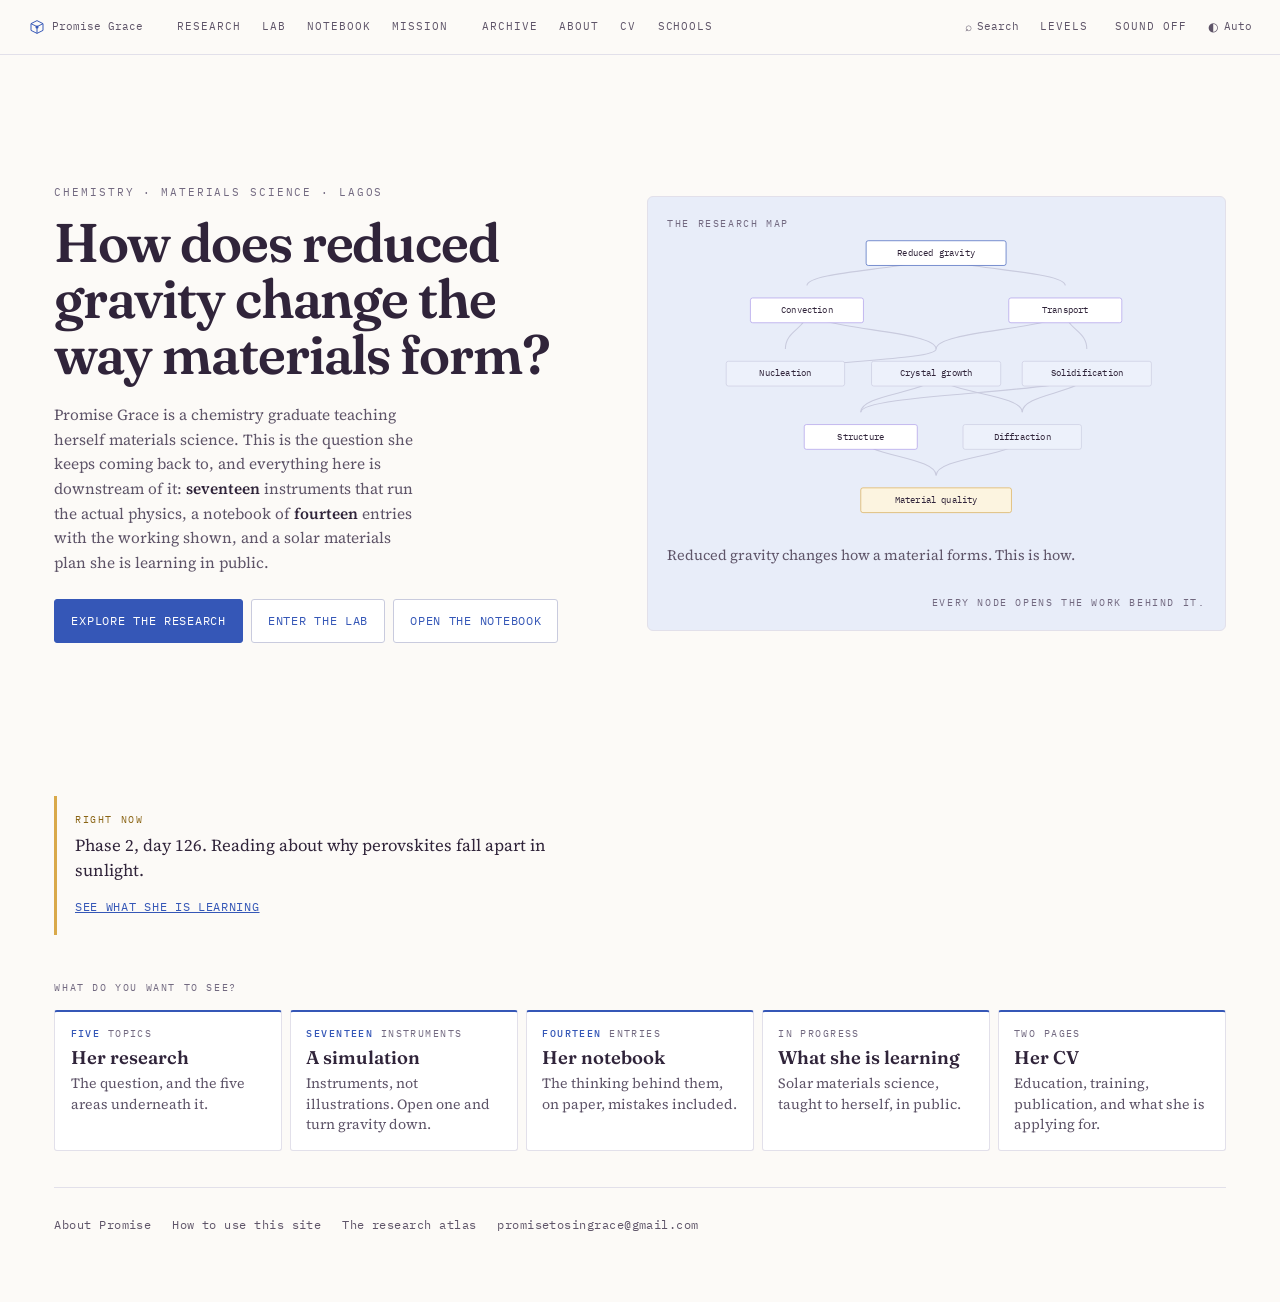
<file: index.html>
<!DOCTYPE html>
<html lang="en" data-where="">
<head>
<meta charset="utf-8">
<meta name="viewport" content="width=device-width, initial-scale=1">
<title>Promise Oluwatosin Grace · Chemistry and materials science</title>
<meta name="description" content="How does reduced gravity change the way materials form? Seventeen interactive instruments that run real physics, a research notebook, and a solar materials plan being learned in public.">

<meta property="og:type" content="website">
<meta property="og:title" content="Promise Oluwatosin Grace · Chemistry and materials science">
<meta property="og:description" content="How does reduced gravity change the way materials form? Seventeen instruments, a notebook, and a plan being learned in public.">
<meta property="og:image" content="assets/scans/og-card.jpg">
<meta property="og:image:width" content="1200">
<meta property="og:image:height" content="630">
<meta name="twitter:card" content="summary_large_image">

<link rel="icon" href="favicon.svg" type="image/svg+xml">
<link rel="preconnect" href="https://fonts.googleapis.com">
<link rel="preconnect" href="https://fonts.gstatic.com" crossorigin>
<link rel="stylesheet" href="https://fonts.googleapis.com/css2?family=Fraunces:opsz,wght@9..144,500;9..144,600&family=Source+Serif+4:opsz,wght@8..60,400;8..60,600&family=Caveat:wght@500&family=IBM+Plex+Mono:wght@400;500&display=swap">
<link rel="stylesheet" href="tokens.css">
<link rel="stylesheet" href="nav.css">
<link rel="stylesheet" href="arrive.css">
<script src="theme.js"></script>
</head>
<body class="arrival-body">

<a class="skip" href="#ways">Skip to where you can go</a>

<main class="arrival" id="top">

  <!-- ─────────────────────────────────────────────────────────────────
       THE ARRIVAL

       Still one screen, which was the right decision and is kept. What is
       added is the map: the question is no longer a sentence on its own,
       it has the ideas it leads to arranged around it, and each of them is
       a way in.
       ───────────────────────────────────────────────────────────────── -->
  <section class="arrival-top" aria-labelledby="q">

    <div class="arrival-said">
      <p class="mono arrival-eyebrow">CHEMISTRY · MATERIALS SCIENCE · LAGOS</p>

      <h1 class="arrival-q" id="q">How does reduced gravity change the way materials form?</h1>

      <p class="arrival-lede">Promise Grace is a chemistry graduate teaching herself materials
      science. This is the question she keeps coming back to, and everything here is downstream of
      it: <b data-count="sims">seventeen</b> instruments that run the actual physics, a notebook of
      <b data-count="entries">fourteen</b> entries with the working shown, and a solar materials
      plan she is learning in public.</p>

      <p class="arrival-do">
        <a class="btn btn-go" href="research.html">Explore the research</a>
        <a class="btn" href="simulations.html">Enter the lab</a>
        <a class="btn" href="notebook.html">Open the notebook</a>
      </p>
    </div>

    <!-- The map. The nodes and the paths between them are drawn from the
         relationships declared in map.js rather than posed, so it cannot
         come to disagree with the pages it points at. -->
    <div class="arrival-map">
      <p class="mono arrival-map-h">The research map</p>
      <div data-research-orbit></div>
      <p class="mono arrival-map-note">Every node opens the work behind it.</p>
    </div>

  </section>


  <!-- ─────────────────────────────────────────────────────────────────
       RIGHT NOW

       The dated status already existed on Mission Control. It is read from
       that page rather than copied, so there is still exactly one place it
       is written down and it cannot go stale here while staying current
       there.
       ───────────────────────────────────────────────────────────────── -->
  <section class="arrival-now" aria-labelledby="nowh">
    <p class="mono arrival-now-h" id="nowh">Right now</p>
    <p class="arrival-now-line" data-now>Teaching herself solar materials science, and reading
    about why perovskites fall apart in sunlight.</p>
    <p class="arrival-now-go"><a href="mission-planner-website/index.html">See what she is
    learning</a></p>
  </section>


  <!-- ─────────────────────────────────────────────────────────────────
       WHAT DO YOU WANT TO SEE

       Five routes rather than five buttons. Each says what is at the end of
       it, because "Explore" is not a destination.
       ───────────────────────────────────────────────────────────────── -->
  <section class="arrival-routes" id="ways" aria-labelledby="routesh">
    <p class="mono arrival-routes-h" id="routesh">What do you want to see?</p>
    <ul class="arrival-ways">
      <li>
        <a href="research.html">
          <span class="mono arrival-count"><b data-count="topics">five</b> topics</span>
          <span class="arrival-name">Her research</span>
          <span class="arrival-line">The question, and the five areas underneath it.</span>
        </a>
      </li>
      <li>
        <a href="simulations.html">
          <span class="mono arrival-count"><b data-count="sims">seventeen</b> instruments</span>
          <span class="arrival-name">A simulation</span>
          <span class="arrival-line">Instruments, not illustrations. Open one and turn gravity down.</span>
        </a>
      </li>
      <li>
        <a href="notebook.html">
          <span class="mono arrival-count"><b data-count="entries">fourteen</b> entries</span>
          <span class="arrival-name">Her notebook</span>
          <span class="arrival-line">The thinking behind them, on paper, mistakes included.</span>
        </a>
      </li>
      <li>
        <a href="mission-planner-website/index.html">
          <span class="mono arrival-count">in progress</span>
          <span class="arrival-name">What she is learning</span>
          <span class="arrival-line">Solar materials science, taught to herself, in public.</span>
        </a>
      </li>
      <li>
        <a href="cv.html">
          <span class="mono arrival-count">two pages</span>
          <span class="arrival-name">Her CV</span>
          <span class="arrival-line">Education, training, publication, and what she is applying for.</span>
        </a>
      </li>
    </ul>
  </section>

  <p class="mono arrival-foot">
    <a href="about.html">About Promise</a>
    <a href="guide.html">How to use this site</a>
    <a href="contents.html">The research atlas</a>
    <a href="mailto:promisetosingrace@gmail.com">promisetosingrace@gmail.com</a>
  </p>

</main>

<script src="map.js" defer></script>
<script src="audio.js" defer></script>
<script src="sound.js" defer></script>
<script src="nav.js" defer></script>
<script src="crossing.js" defer></script>
<script src="orbit.js" defer></script>
<script src="arrive.js" defer></script>
<script src="search.js" defer></script>
</body>
</html>
</file>
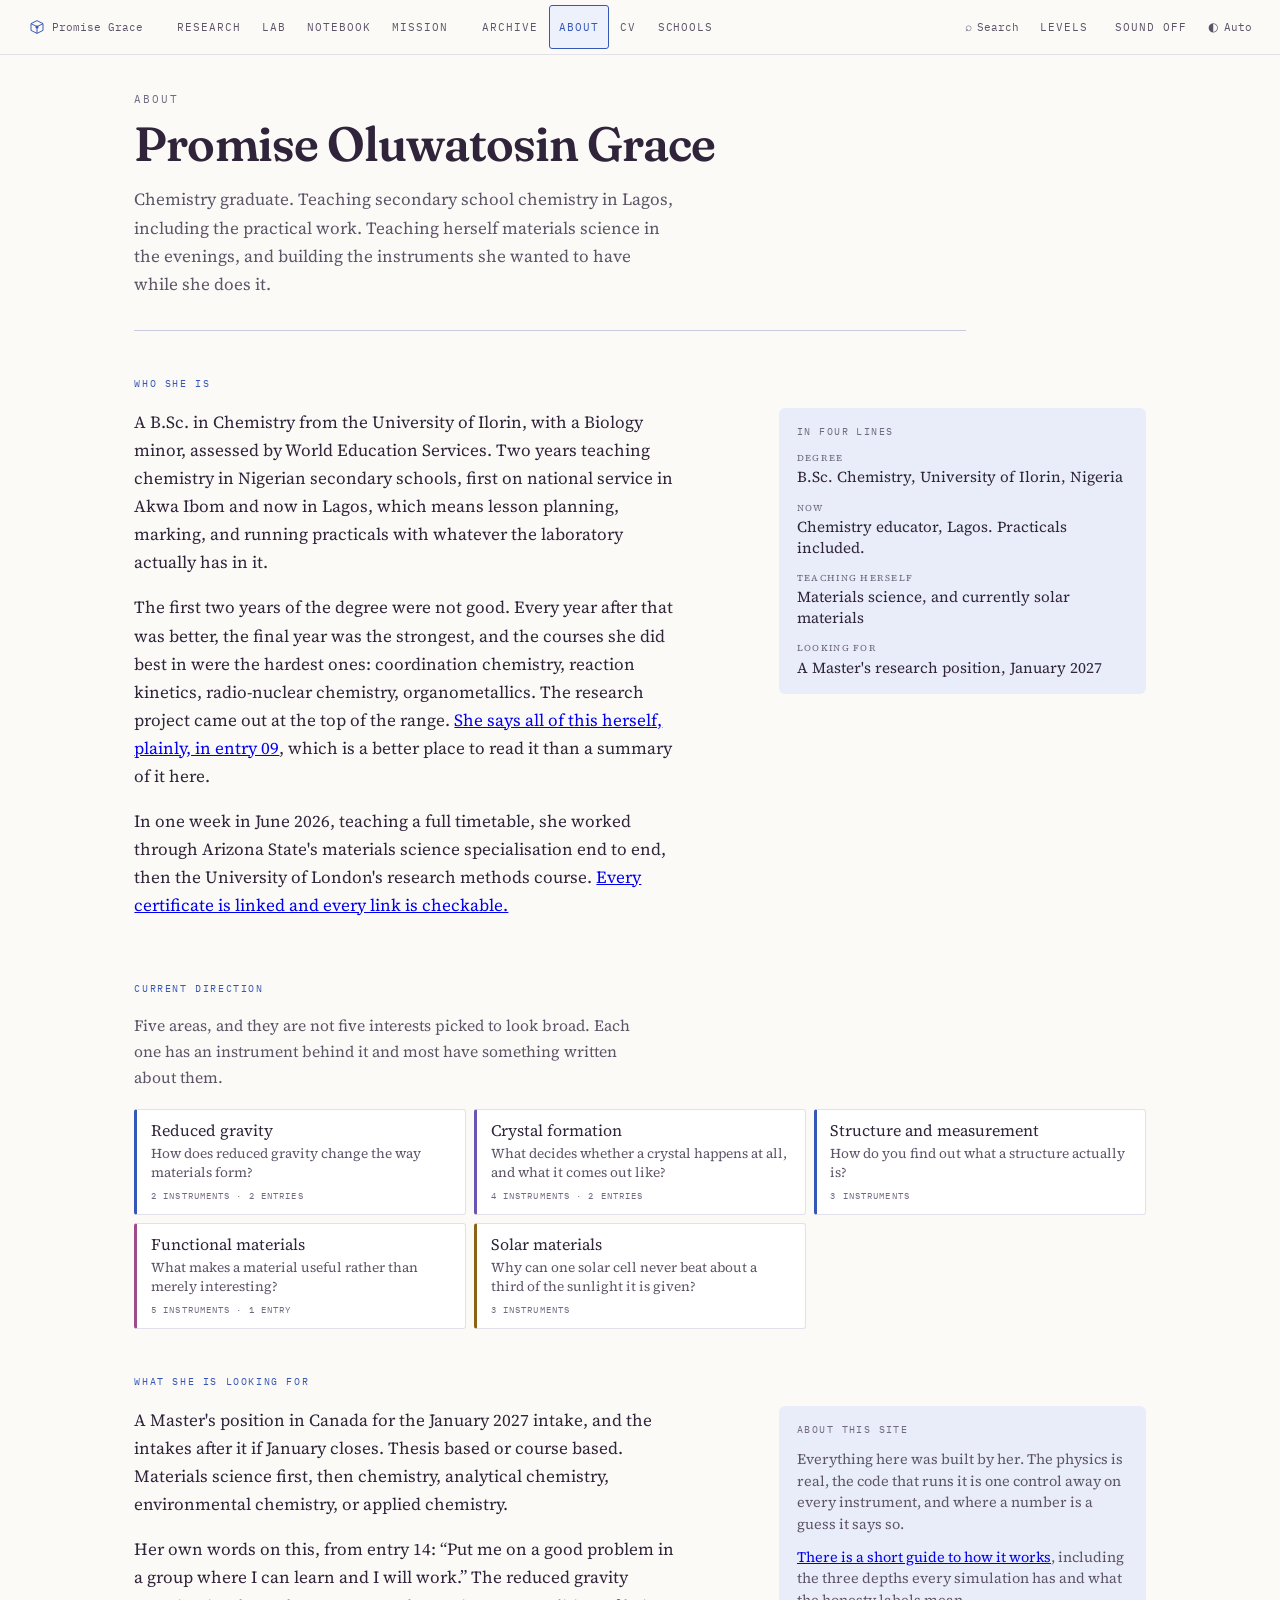
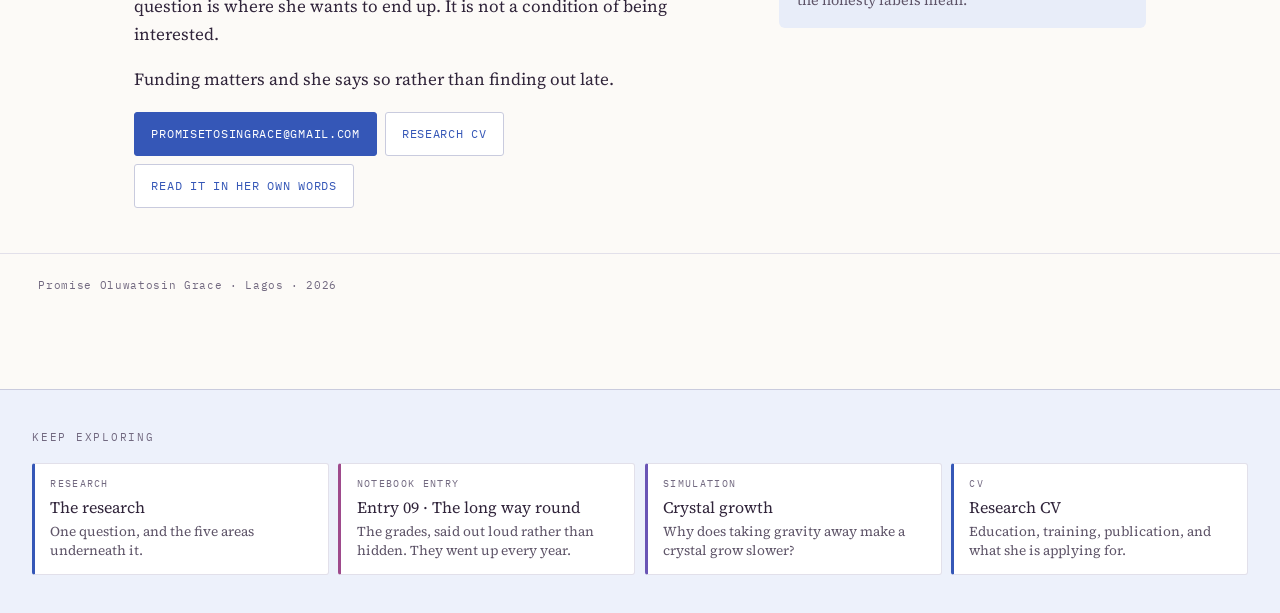
<file: about.html>
<!DOCTYPE html>
<html lang="en" data-where="about"
      data-onward="research|The research|research.html|One question, and the five areas underneath it.; notebook:long-way-round; lab:crystal; cv|Research CV|cv.html|Education, training, publication, and what she is applying for.">
<head>
<meta charset="utf-8">
<meta name="viewport" content="width=device-width, initial-scale=1">
<title>About · Promise Oluwatosin Grace</title>
<meta name="description" content="Chemistry graduate from the University of Ilorin, teaching secondary school chemistry in Lagos and teaching herself materials science. Looking for a Master's research position from January 2027.">

<meta property="og:type" content="website">
<meta property="og:title" content="About Promise Grace">
<meta property="og:description" content="Chemistry, materials science, teaching, research. And what she is looking for next.">
<meta property="og:image" content="assets/scans/og-card.jpg">

<link rel="icon" href="favicon.svg" type="image/svg+xml">
<link rel="preconnect" href="https://fonts.googleapis.com">
<link rel="preconnect" href="https://fonts.gstatic.com" crossorigin>
<link rel="stylesheet" href="https://fonts.googleapis.com/css2?family=Fraunces:opsz,wght@9..144,500;9..144,600&family=Source+Serif+4:opsz,wght@8..60,400;8..60,600&family=Caveat:wght@500&family=IBM+Plex+Mono:wght@400;500&display=swap">
<link rel="stylesheet" href="tokens.css">
<link rel="stylesheet" href="nav.css">
<link rel="stylesheet" href="arrive.css">
<link rel="stylesheet" href="research.css">
<link rel="stylesheet" href="paper.css">
<script src="theme.js"></script>
</head>
<body class="paper-body">

<a class="skip" href="#who">Skip to the page</a>

<main class="pg" id="who">

  <header class="pg-head">
    <p class="mono pg-eyebrow">ABOUT</p>
    <h1 class="pg-h1">Promise Oluwatosin Grace</h1>
    <p class="pg-lede">Chemistry graduate. Teaching secondary school chemistry in Lagos, including
    the practical work. Teaching herself materials science in the evenings, and building the
    instruments she wanted to have while she does it.</p>
  </header>

  <!-- ─────────────────────────────────────────────────────────────────
       WHO

       Short on purpose. There is a fourteen entry notebook one click away
       written in her own voice, and a second biography competing with it
       would be a worse version of the same thing.
       ───────────────────────────────────────────────────────────────── -->
  <section class="pg-sec" aria-labelledby="s1">
    <h2 class="mono pg-sec-h" id="s1">Who she is</h2>
    <div class="pg-cols">
      <div>
        <p>A B.Sc. in Chemistry from the University of Ilorin, with a Biology minor, assessed by
        World Education Services. Two years teaching chemistry in Nigerian secondary schools, first
        on national service in Akwa Ibom and now in Lagos, which means lesson planning, marking,
        and running practicals with whatever the laboratory actually has in it.</p>

        <p>The first two years of the degree were not good. Every year after that was better, the
        final year was the strongest, and the courses she did best in were the hardest ones:
        coordination chemistry, reaction kinetics, radio-nuclear chemistry, organometallics. The
        research project came out at the top of the range. <a href="notebook.html#long-way-round">She
        says all of this herself, plainly, in entry 09</a>, which is a better place to read it than
        a summary of it here.</p>

        <p>In one week in June 2026, teaching a full timetable, she worked through Arizona State's
        materials science specialisation end to end, then the University of London's research
        methods course. <a href="cv.html">Every certificate is linked and every link is
        checkable.</a></p>
      </div>

      <aside class="pg-side">
        <p class="mono pg-side-h">In four lines</p>
        <dl class="pg-facts">
          <dt class="mono">DEGREE</dt>
          <dd>B.Sc. Chemistry, University of Ilorin, Nigeria</dd>
          <dt class="mono">NOW</dt>
          <dd>Chemistry educator, Lagos. Practicals included.</dd>
          <dt class="mono">TEACHING HERSELF</dt>
          <dd>Materials science, and currently solar materials</dd>
          <dt class="mono">LOOKING FOR</dt>
          <dd>A Master's research position, January 2027</dd>
        </dl>
      </aside>
    </div>
  </section>

  <!-- ───────────────────────────────────────────────────────────────── -->
  <section class="pg-sec" aria-labelledby="s2">
    <h2 class="mono pg-sec-h" id="s2">Current direction</h2>
    <p class="pg-say">Five areas, and they are not five interests picked to look broad. Each one
    has an instrument behind it and most have something written about them.</p>
    <div data-about-topics class="pg-topics">
      <noscript>
        <ul>
          <li><a href="research.html#reduced-gravity">Reduced gravity</a>, and what happens to
            materials formation without convection</li>
          <li><a href="research.html#crystal-formation">Crystal formation</a>: nucleation, growth,
            solidification, phase diagrams</li>
          <li><a href="research.html#structure">Structure and measurement</a>: diffraction,
            Bragg's law, unit cells</li>
          <li><a href="research.html#functional">Functional materials</a>: porous frameworks, thin
            films, thermoelectrics</li>
          <li><a href="research.html#solar">Solar materials</a>, which is the one she is learning
            now</li>
        </ul>
      </noscript>
    </div>
  </section>

  <!-- ───────────────────────────────────────────────────────────────── -->
  <section class="pg-sec" aria-labelledby="s3">
    <h2 class="mono pg-sec-h" id="s3">What she is looking for</h2>
    <div class="pg-cols">
      <div>
        <p>A Master's position in Canada for the January 2027 intake, and the intakes after it if
        January closes. Thesis based or course based. Materials science first, then chemistry,
        analytical chemistry, environmental chemistry, or applied chemistry.</p>

        <p>Her own words on this, from entry 14: <q>Put me on a good problem in a group where I can
        learn and I will work.</q> The reduced gravity question is where she wants to end up. It is
        not a condition of being interested.</p>

        <p>Funding matters and she says so rather than finding out late.</p>

        <p class="pg-do">
          <a class="btn btn-go" href="mailto:promisetosingrace@gmail.com">promisetosingrace@gmail.com</a>
          <a class="btn" href="cv.html">Research CV</a>
          <a class="btn" href="notebook.html#contact">Read it in her own words</a>
        </p>
      </div>

      <aside class="pg-side">
        <p class="mono pg-side-h">About this site</p>
        <p class="pg-side-say">Everything here was built by her. The physics is real, the code that
        runs it is one control away on every instrument, and where a number is a guess it says
        so.</p>
        <p class="pg-side-say"><a href="guide.html">There is a short guide to how it works</a>,
        including the three depths every simulation has and what the honesty labels mean.</p>
      </aside>
    </div>
  </section>

</main>

<footer class="pg-foot">
  <p class="mono">Promise Oluwatosin Grace · Lagos · 2026</p>
</footer>

<script src="map.js" defer></script>
<script src="audio.js" defer></script>
<script src="sound.js" defer></script>
<script src="pg.js" defer></script>
<script src="onward.js" defer></script>
<script src="search.js" defer></script>
<script src="nav.js" defer></script>
<script src="crossing.js" defer></script>
</body>
</html>
</file>
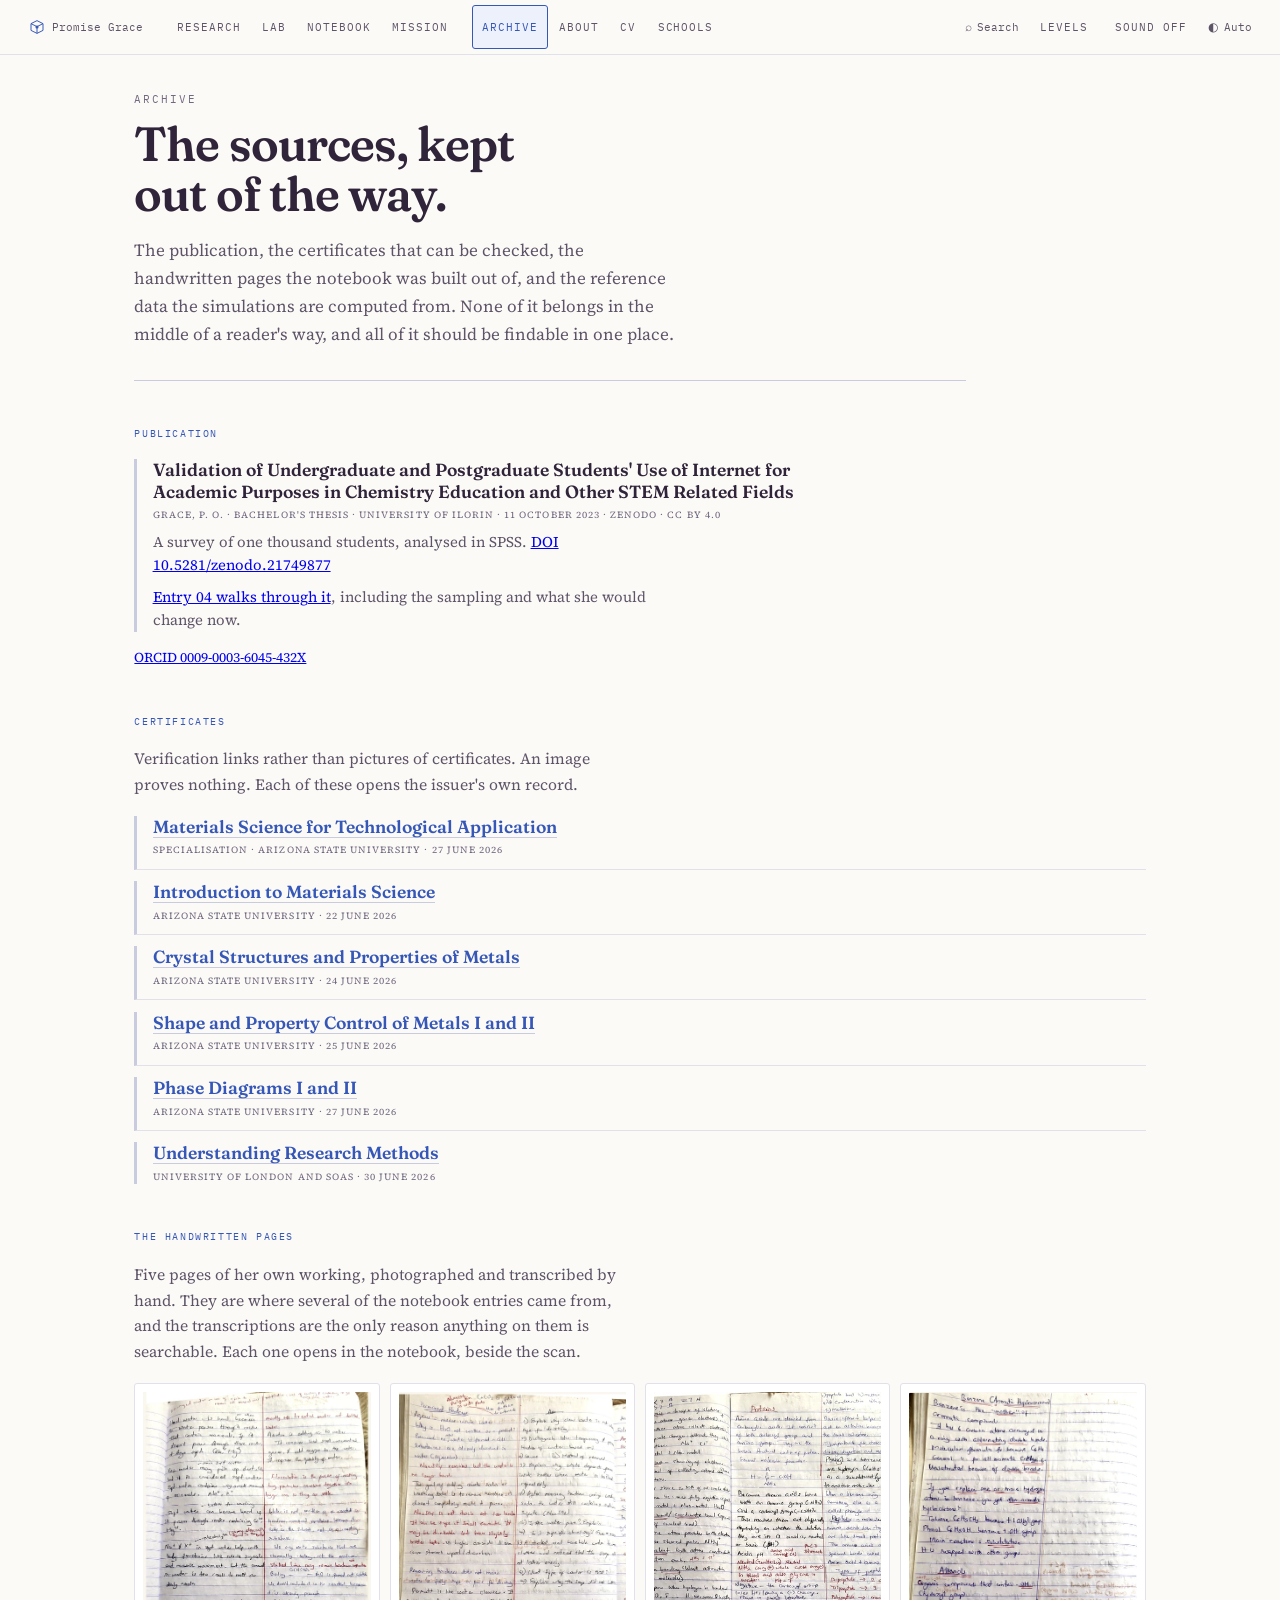
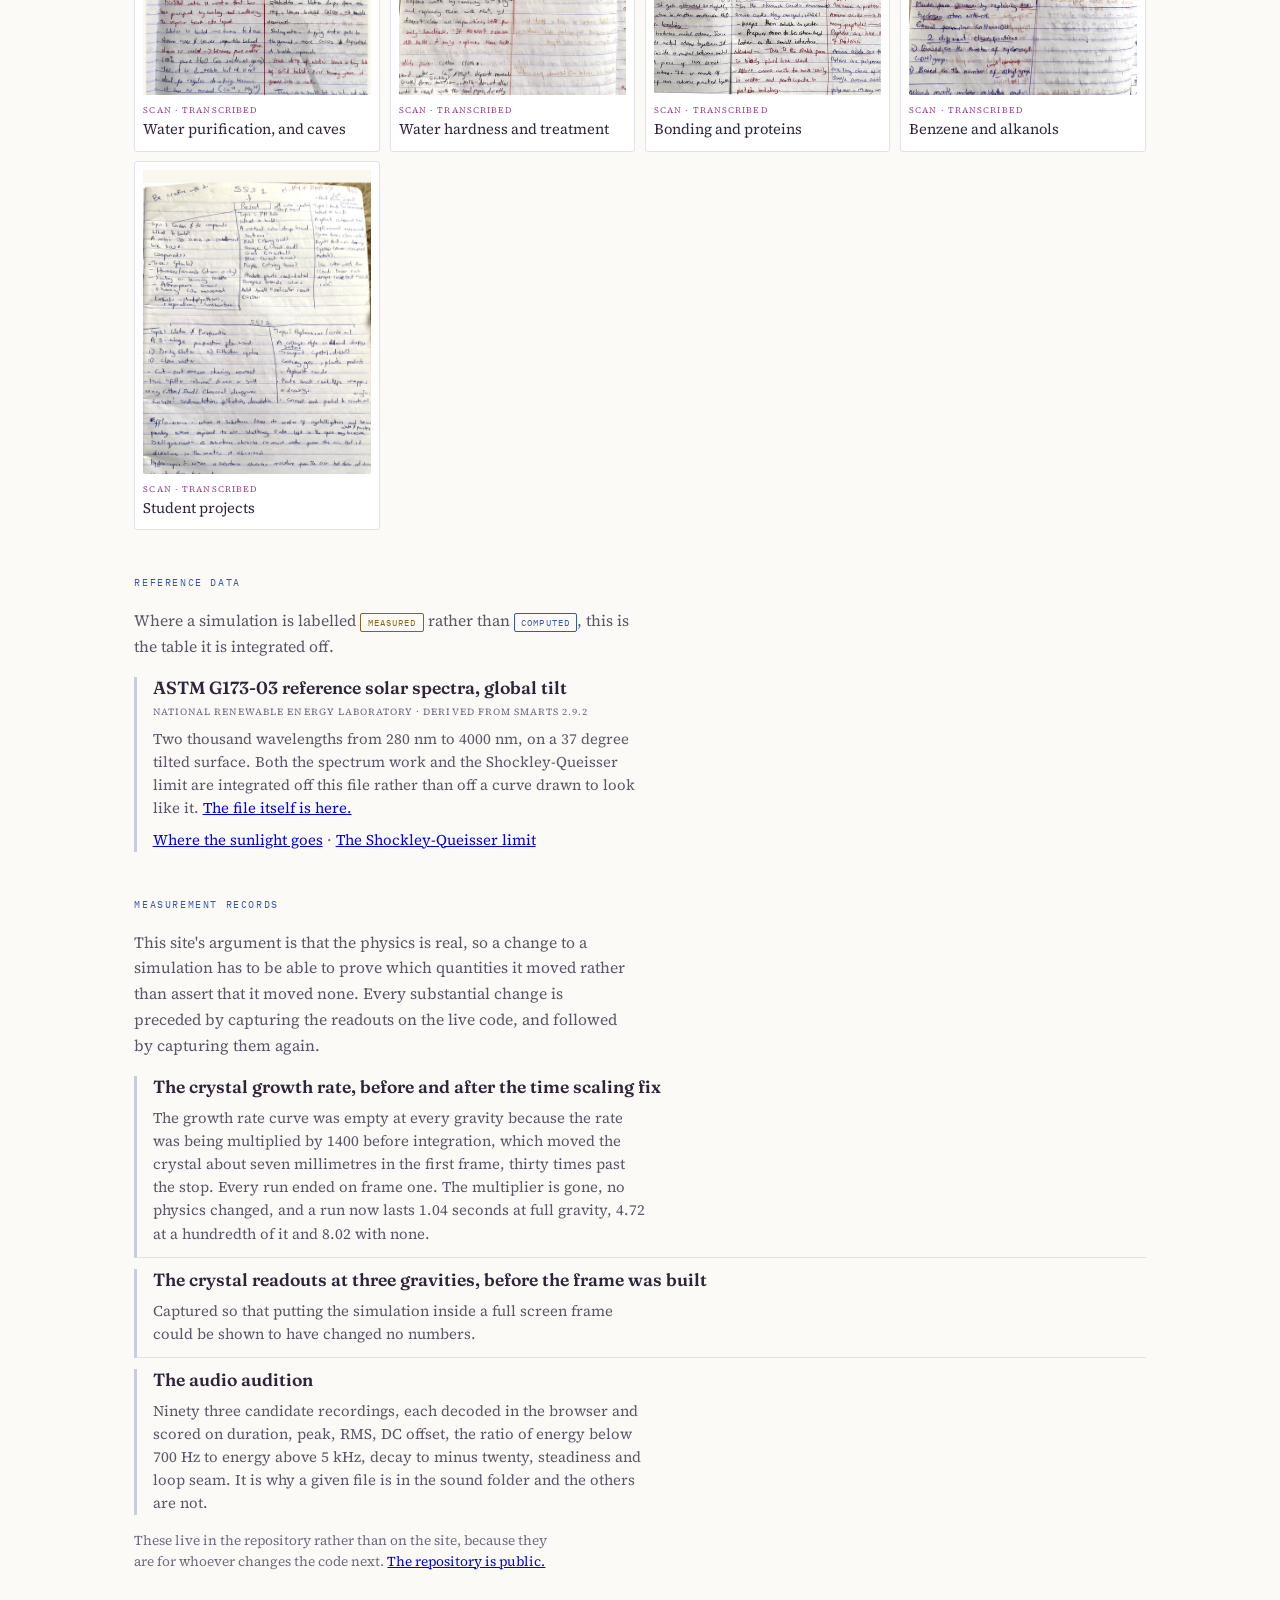
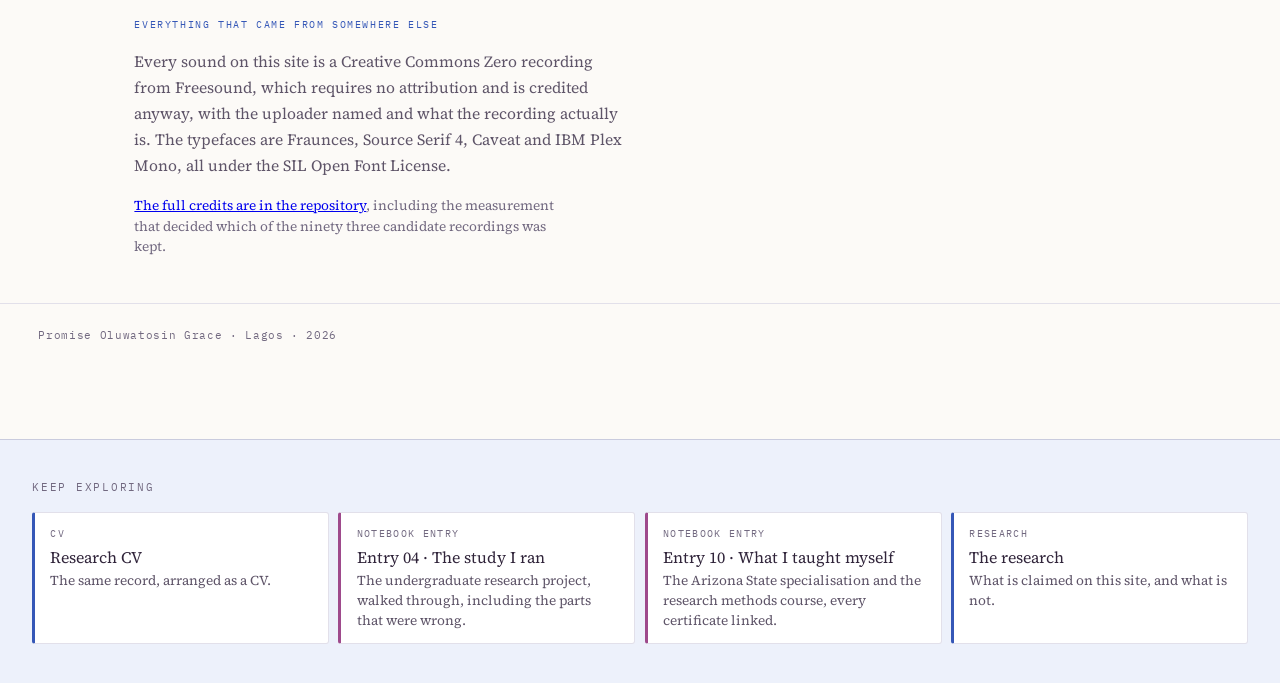
<file: archive.html>
<!DOCTYPE html>
<html lang="en" data-where="archive"
      data-onward="cv|Research CV|cv.html|The same record, arranged as a CV.; notebook:the-study; notebook:training; research|The research|research.html|What is claimed on this site, and what is not.">
<head>
<meta charset="utf-8">
<meta name="viewport" content="width=device-width, initial-scale=1">
<title>Archive · Promise Oluwatosin Grace</title>
<meta name="description" content="The publication, the verified certificates, the handwritten pages and their transcriptions, the reference data the simulations are computed from, and the measurement records.">

<meta property="og:type" content="website">
<meta property="og:title" content="Archive · Promise Oluwatosin Grace">
<meta property="og:description" content="The publication, the certificates, the handwritten pages and the reference data behind the simulations.">
<meta property="og:image" content="assets/scans/og-card.jpg">

<link rel="icon" href="favicon.svg" type="image/svg+xml">
<link rel="preconnect" href="https://fonts.googleapis.com">
<link rel="preconnect" href="https://fonts.gstatic.com" crossorigin>
<link rel="stylesheet" href="https://fonts.googleapis.com/css2?family=Fraunces:opsz,wght@9..144,500;9..144,600&family=Source+Serif+4:opsz,wght@8..60,400;8..60,600&family=Caveat:wght@500&family=IBM+Plex+Mono:wght@400;500&display=swap">
<link rel="stylesheet" href="tokens.css">
<link rel="stylesheet" href="nav.css">
<link rel="stylesheet" href="arrive.css">
<link rel="stylesheet" href="research.css">
<link rel="stylesheet" href="paper.css">
<script src="theme.js"></script>
</head>
<body class="paper-body">

<a class="skip" href="#arch">Skip to the archive</a>

<main class="pg" id="arch">

  <header class="pg-head">
    <p class="mono pg-eyebrow">ARCHIVE</p>
    <h1 class="pg-h1">The sources, kept out of the way.</h1>
    <p class="pg-lede">The publication, the certificates that can be checked, the handwritten pages
    the notebook was built out of, and the reference data the simulations are computed from. None of
    it belongs in the middle of a reader's way, and all of it should be findable in one place.</p>
  </header>

  <!-- ─────────────────────────────────────────────────────────────────
       PUBLICATION
       ───────────────────────────────────────────────────────────────── -->
  <section class="pg-sec" aria-labelledby="a1">
    <h2 class="mono pg-sec-h" id="a1">Publication</h2>
    <ul class="rec">
      <li>
        <p class="rec-name">Validation of Undergraduate and Postgraduate Students' Use of Internet
        for Academic Purposes in Chemistry Education and Other STEM Related Fields</p>
        <p class="mono rec-meta">GRACE, P. O. · BACHELOR'S THESIS · UNIVERSITY OF ILORIN · 11 OCTOBER 2023 · ZENODO · CC BY 4.0</p>
        <p class="rec-say">A survey of one thousand students, analysed in SPSS.
        <a class="mono" href="https://doi.org/10.5281/zenodo.21749877" rel="noopener">DOI 10.5281/zenodo.21749877</a></p>
        <p class="rec-say"><a href="notebook.html#the-study">Entry 04 walks through it</a>, including
        the sampling and what she would change now.</p>
      </li>
    </ul>
    <p class="mono pg-note">
      <a href="https://orcid.org/0009-0003-6045-432X" rel="noopener">ORCID 0009-0003-6045-432X</a>
    </p>
  </section>

  <!-- ─────────────────────────────────────────────────────────────────
       CERTIFICATES

       Every one is a verification link rather than an image of a
       certificate, because an image proves nothing and a verification link
       is checkable by the person reading it.
       ───────────────────────────────────────────────────────────────── -->
  <section class="pg-sec" aria-labelledby="a2">
    <h2 class="mono pg-sec-h" id="a2">Certificates</h2>
    <p class="pg-say">Verification links rather than pictures of certificates. An image proves
    nothing. Each of these opens the issuer's own record.</p>
    <ul class="rec rec-tight">
      <li>
        <p class="rec-name"><a href="https://coursera.org/verify/specialization/MVIQIBLWV4UL" rel="noopener">Materials Science for Technological Application</a></p>
        <p class="mono rec-meta">SPECIALISATION · ARIZONA STATE UNIVERSITY · 27 JUNE 2026</p>
      </li>
      <li>
        <p class="rec-name"><a href="https://coursera.org/verify/Q3EA82VWXTHL" rel="noopener">Introduction to Materials Science</a></p>
        <p class="mono rec-meta">ARIZONA STATE UNIVERSITY · 22 JUNE 2026</p>
      </li>
      <li>
        <p class="rec-name"><a href="https://coursera.org/verify/PLECA69G68VC" rel="noopener">Crystal Structures and Properties of Metals</a></p>
        <p class="mono rec-meta">ARIZONA STATE UNIVERSITY · 24 JUNE 2026</p>
      </li>
      <li>
        <p class="rec-name"><a href="https://coursera.org/verify/5GSLYPQ6B7RR" rel="noopener">Shape and Property Control of Metals I and II</a></p>
        <p class="mono rec-meta">ARIZONA STATE UNIVERSITY · 25 JUNE 2026</p>
      </li>
      <li>
        <p class="rec-name"><a href="https://coursera.org/verify/M3LHU7AS5XFR" rel="noopener">Phase Diagrams I and II</a></p>
        <p class="mono rec-meta">ARIZONA STATE UNIVERSITY · 27 JUNE 2026</p>
      </li>
      <li>
        <p class="rec-name"><a href="https://coursera.org/verify/5JLOAEYKGG2L" rel="noopener">Understanding Research Methods</a></p>
        <p class="mono rec-meta">UNIVERSITY OF LONDON AND SOAS · 30 JUNE 2026</p>
      </li>
    </ul>
  </section>

  <!-- ─────────────────────────────────────────────────────────────────
       THE HANDWRITTEN PAGES

       Presented as artefacts rather than as illustrations inside a long
       article: the scan, then the transcription, then what it is for now.
       ───────────────────────────────────────────────────────────────── -->
  <section class="pg-sec" aria-labelledby="a3">
    <h2 class="mono pg-sec-h" id="a3">The handwritten pages</h2>
    <p class="pg-say">Five pages of her own working, photographed and transcribed by hand. They are
    where several of the notebook entries came from, and the transcriptions are the only reason
    anything on them is searchable. Each one opens in the notebook, beside the scan.</p>

    <ul class="arch-scans">
      <li>
        <a href="notebook.html#tr-water-purification">
          <picture>
            <source type="image/webp" srcset="assets/scans/water-purification-sm.webp">
            <img src="assets/scans/water-purification-sm.jpg" loading="lazy" decoding="async"
              alt="A handwritten page on water purification and cave formation.">
          </picture>
          <span class="mono arch-scan-kind">SCAN · TRANSCRIBED</span>
          <span class="arch-scan-name">Water purification, and caves</span>
        </a>
      </li>
      <li>
        <a href="notebook.html#tr-water-hardness">
          <picture>
            <source type="image/webp" srcset="assets/scans/water-hardness-sm.webp">
            <img src="assets/scans/water-hardness-sm.jpg" loading="lazy" decoding="async"
              alt="A handwritten page on water hardness and treatment.">
          </picture>
          <span class="mono arch-scan-kind">SCAN · TRANSCRIBED</span>
          <span class="arch-scan-name">Water hardness and treatment</span>
        </a>
      </li>
      <li>
        <a href="notebook.html#tr-bonding-proteins">
          <picture>
            <source type="image/webp" srcset="assets/scans/bonding-proteins-sm.webp">
            <img src="assets/scans/bonding-proteins-sm.jpg" loading="lazy" decoding="async"
              alt="A handwritten page on bonding and proteins.">
          </picture>
          <span class="mono arch-scan-kind">SCAN · TRANSCRIBED</span>
          <span class="arch-scan-name">Bonding and proteins</span>
        </a>
      </li>
      <li>
        <a href="notebook.html#tr-benzene-alkanols">
          <picture>
            <source type="image/webp" srcset="assets/scans/benzene-alkanols-sm.webp">
            <img src="assets/scans/benzene-alkanols-sm.jpg" loading="lazy" decoding="async"
              alt="A handwritten page on benzene and alkanols.">
          </picture>
          <span class="mono arch-scan-kind">SCAN · TRANSCRIBED</span>
          <span class="arch-scan-name">Benzene and alkanols</span>
        </a>
      </li>
      <li>
        <a href="notebook.html#tr-student-projects">
          <picture>
            <source type="image/webp" srcset="assets/scans/student-projects-sm.webp">
            <img src="assets/scans/student-projects-sm.jpg" loading="lazy" decoding="async"
              alt="A handwritten page listing student projects.">
          </picture>
          <span class="mono arch-scan-kind">SCAN · TRANSCRIBED</span>
          <span class="arch-scan-name">Student projects</span>
        </a>
      </li>
    </ul>
  </section>

  <!-- ─────────────────────────────────────────────────────────────────
       REFERENCE DATA
       ───────────────────────────────────────────────────────────────── -->
  <section class="pg-sec" aria-labelledby="a4">
    <h2 class="mono pg-sec-h" id="a4">Reference data</h2>
    <p class="pg-say">Where a simulation is labelled <span class="tag tag-measured">MEASURED</span>
    rather than <span class="tag tag-computed">COMPUTED</span>, this is the table it is integrated
    off.</p>
    <ul class="rec">
      <li>
        <p class="rec-name">ASTM G173-03 reference solar spectra, global tilt</p>
        <p class="mono rec-meta">NATIONAL RENEWABLE ENERGY LABORATORY · DERIVED FROM SMARTS 2.9.2</p>
        <p class="rec-say">Two thousand wavelengths from 280 nm to 4000 nm, on a 37 degree tilted
        surface. Both the spectrum work and the Shockley-Queisser limit are integrated off this file
        rather than off a curve drawn to look like it.
        <a href="assets/astm-g173-am15g.csv">The file itself is here.</a></p>
        <p class="rec-say">
          <a href="mission-planner-website/index.html#viz-spectrum">Where the sunlight goes</a> ·
          <a href="mission-planner-website/index.html#viz-limit">The Shockley-Queisser limit</a>
        </p>
      </li>
    </ul>
  </section>

  <!-- ─────────────────────────────────────────────────────────────────
       THE MEASUREMENT RECORDS

       The .physics directory. Not documentation and not a test suite: a
       record that a number moved or did not move.
       ───────────────────────────────────────────────────────────────── -->
  <section class="pg-sec" aria-labelledby="a5">
    <h2 class="mono pg-sec-h" id="a5">Measurement records</h2>
    <p class="pg-say">This site's argument is that the physics is real, so a change to a simulation
    has to be able to prove which quantities it moved rather than assert that it moved none. Every
    substantial change is preceded by capturing the readouts on the live code, and followed by
    capturing them again.</p>
    <ul class="rec rec-tight">
      <li>
        <p class="rec-name">The crystal growth rate, before and after the time scaling fix</p>
        <p class="rec-say">The growth rate curve was empty at every gravity because the rate was
        being multiplied by 1400 before integration, which moved the crystal about seven millimetres
        in the first frame, thirty times past the stop. Every run ended on frame one. The multiplier
        is gone, no physics changed, and a run now lasts 1.04 seconds at full gravity, 4.72 at a
        hundredth of it and 8.02 with none.</p>
      </li>
      <li>
        <p class="rec-name">The crystal readouts at three gravities, before the frame was built</p>
        <p class="rec-say">Captured so that putting the simulation inside a full screen frame could
        be shown to have changed no numbers.</p>
      </li>
      <li>
        <p class="rec-name">The audio audition</p>
        <p class="rec-say">Ninety three candidate recordings, each decoded in the browser and scored
        on duration, peak, RMS, DC offset, the ratio of energy below 700 Hz to energy above 5 kHz,
        decay to minus twenty, steadiness and loop seam. It is why a given file is in the sound
        folder and the others are not.</p>
      </li>
    </ul>
    <p class="pg-note">These live in the repository rather than on the site, because they are for
    whoever changes the code next. <a href="https://github.com/DrDanielGrace/promise-grace" rel="noopener">The
    repository is public.</a></p>
  </section>

  <!-- ─────────────────────────────────────────────────────────────────
       CREDITS
       ───────────────────────────────────────────────────────────────── -->
  <section class="pg-sec" aria-labelledby="a6">
    <h2 class="mono pg-sec-h" id="a6">Everything that came from somewhere else</h2>
    <p class="pg-say">Every sound on this site is a Creative Commons Zero recording from Freesound,
    which requires no attribution and is credited anyway, with the uploader named and what the
    recording actually is. The typefaces are Fraunces, Source Serif 4, Caveat and IBM Plex Mono, all
    under the SIL Open Font License.</p>
    <p class="pg-note"><a href="CREDITS.md">The full credits are in the repository</a>, including
    the measurement that decided which of the ninety three candidate recordings was kept.</p>
  </section>

</main>

<footer class="pg-foot">
  <p class="mono">Promise Oluwatosin Grace · Lagos · 2026</p>
</footer>

<script src="map.js" defer></script>
<script src="audio.js" defer></script>
<script src="sound.js" defer></script>
<script src="pg.js" defer></script>
<script src="onward.js" defer></script>
<script src="search.js" defer></script>
<script src="nav.js" defer></script>
<script src="crossing.js" defer></script>
</body>
</html>
</file>
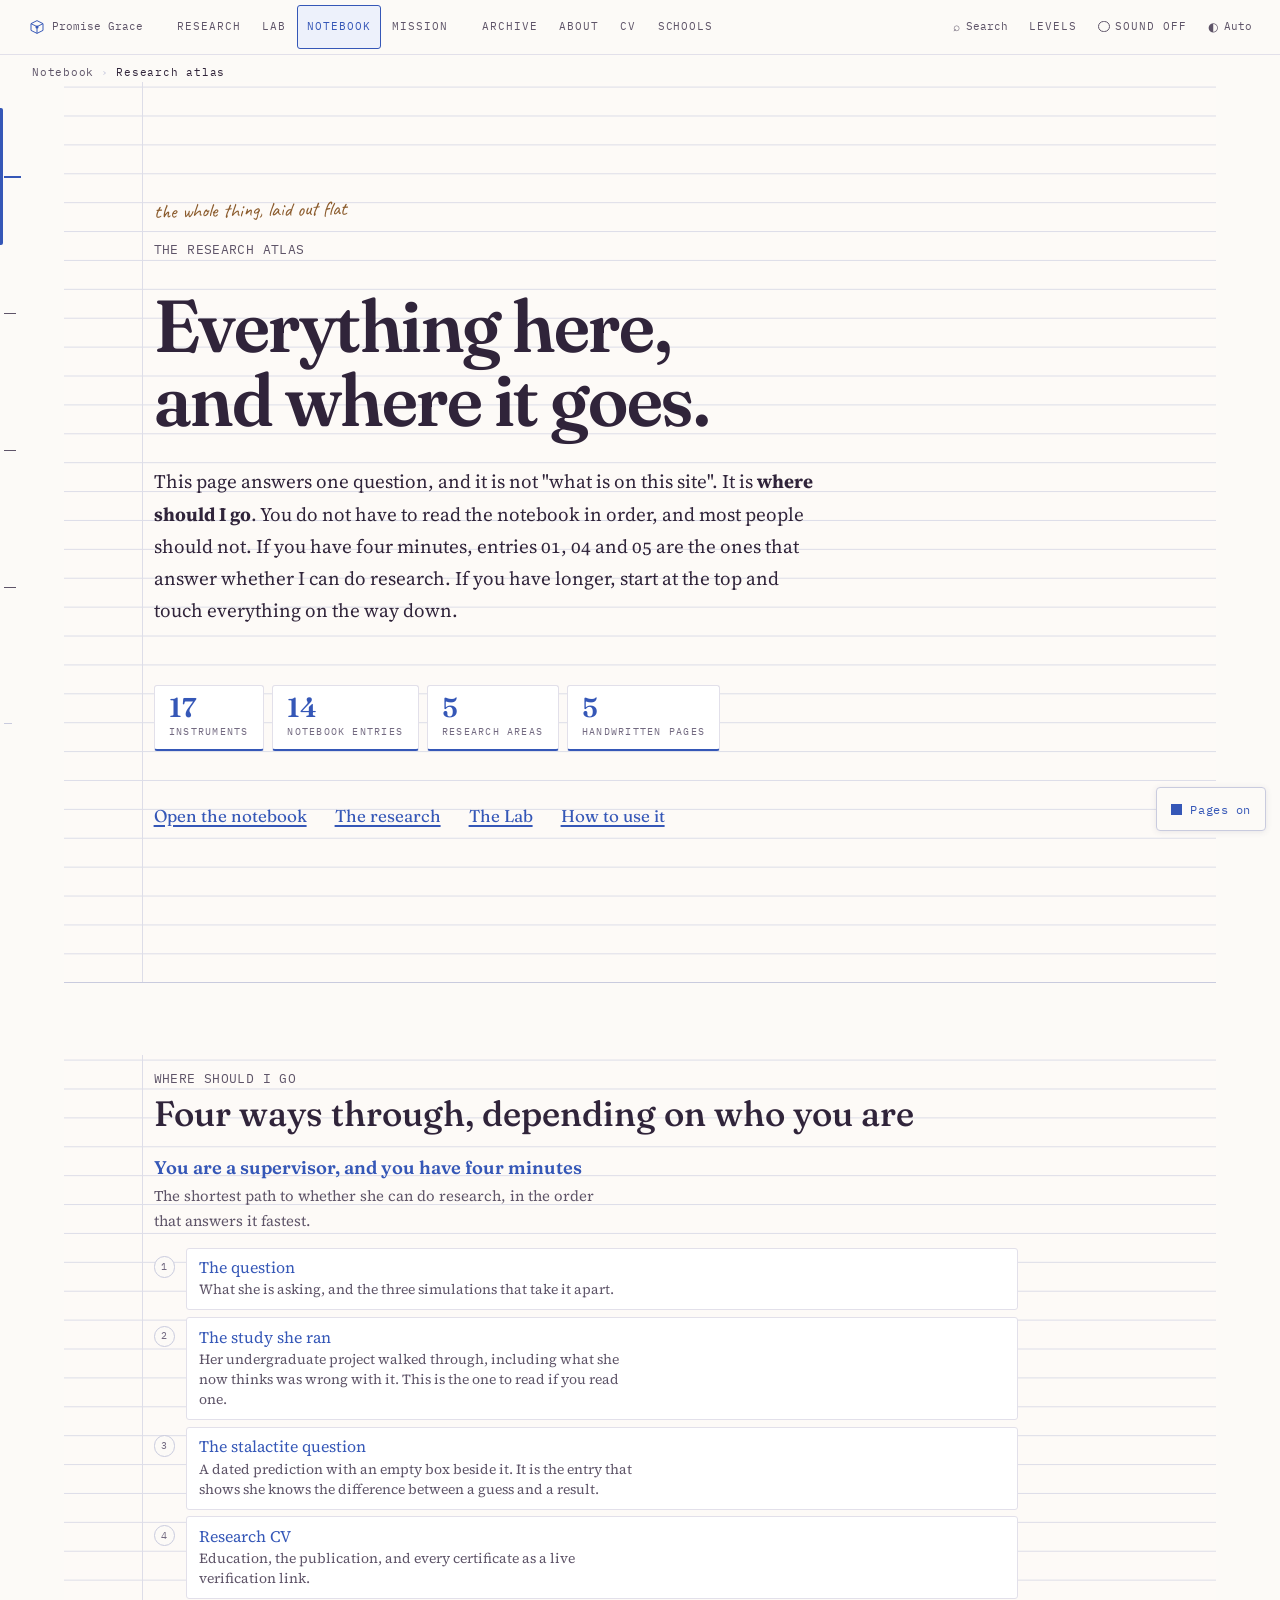
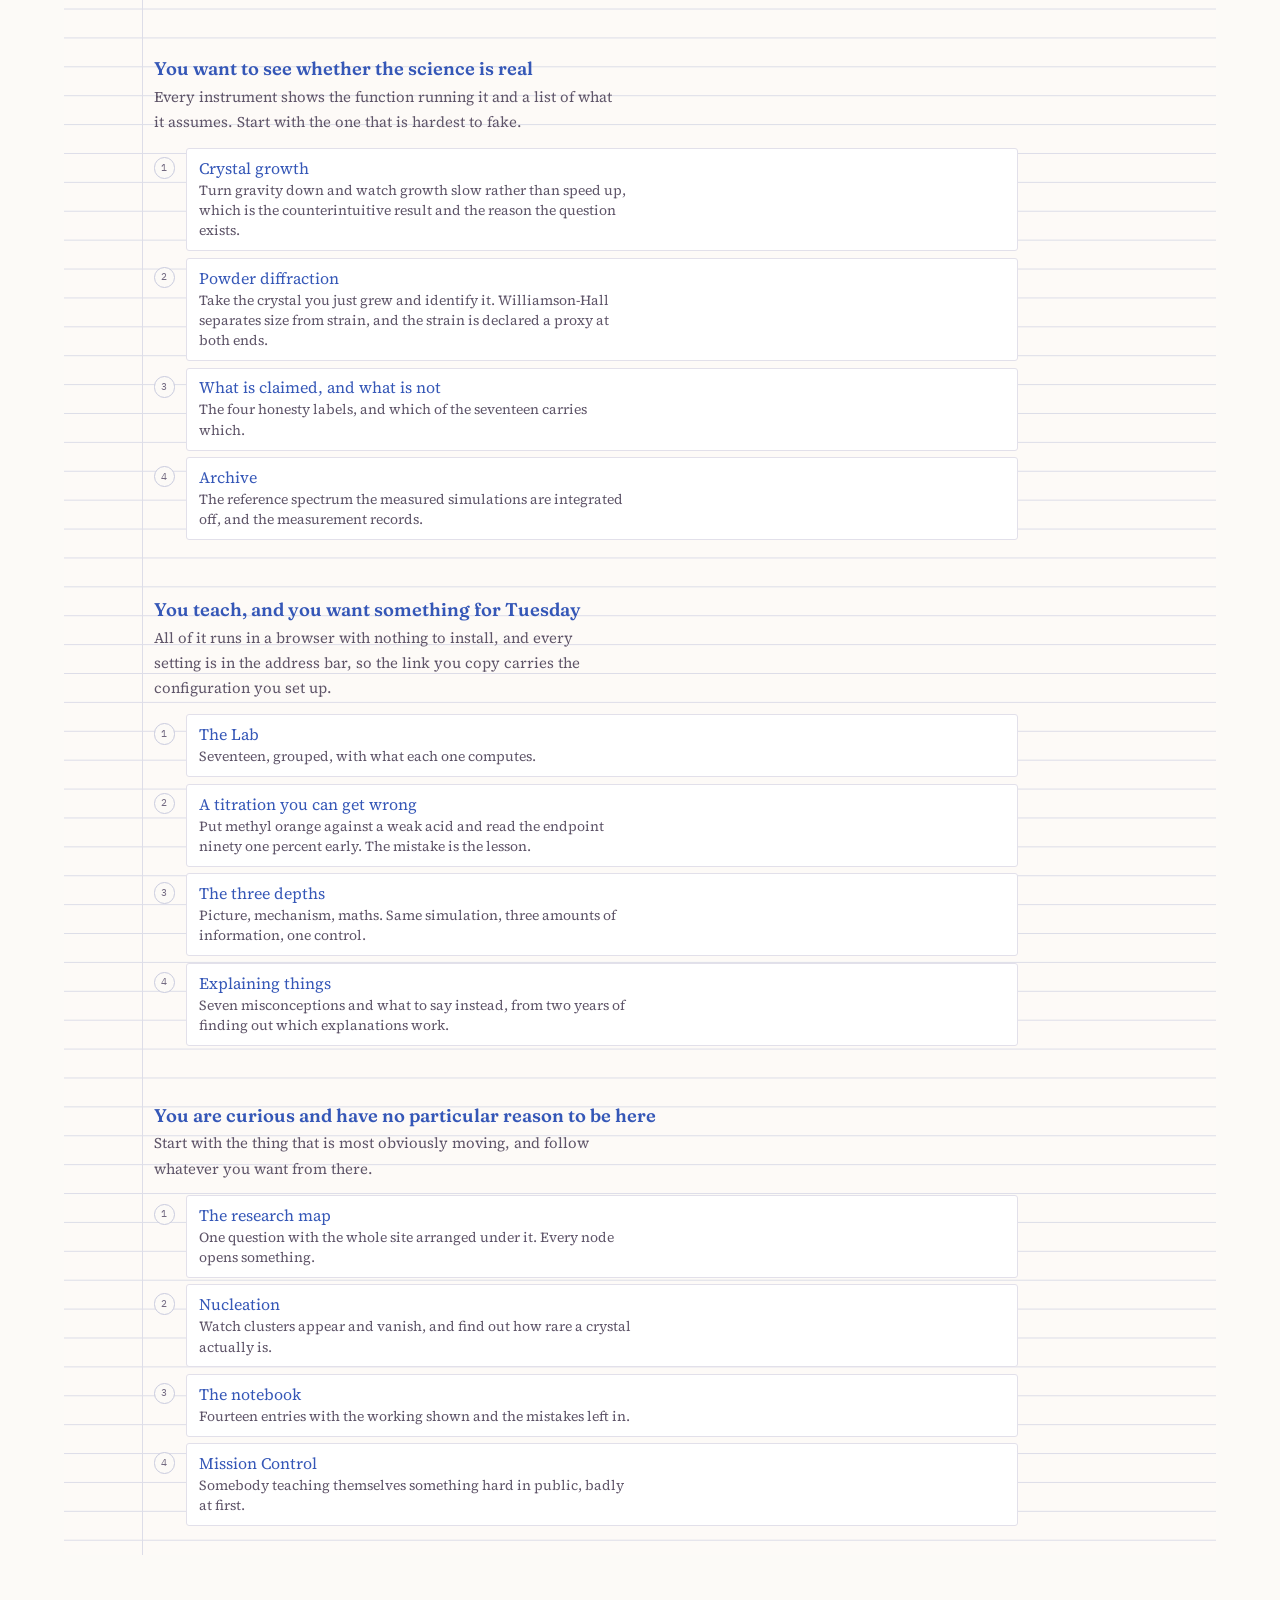
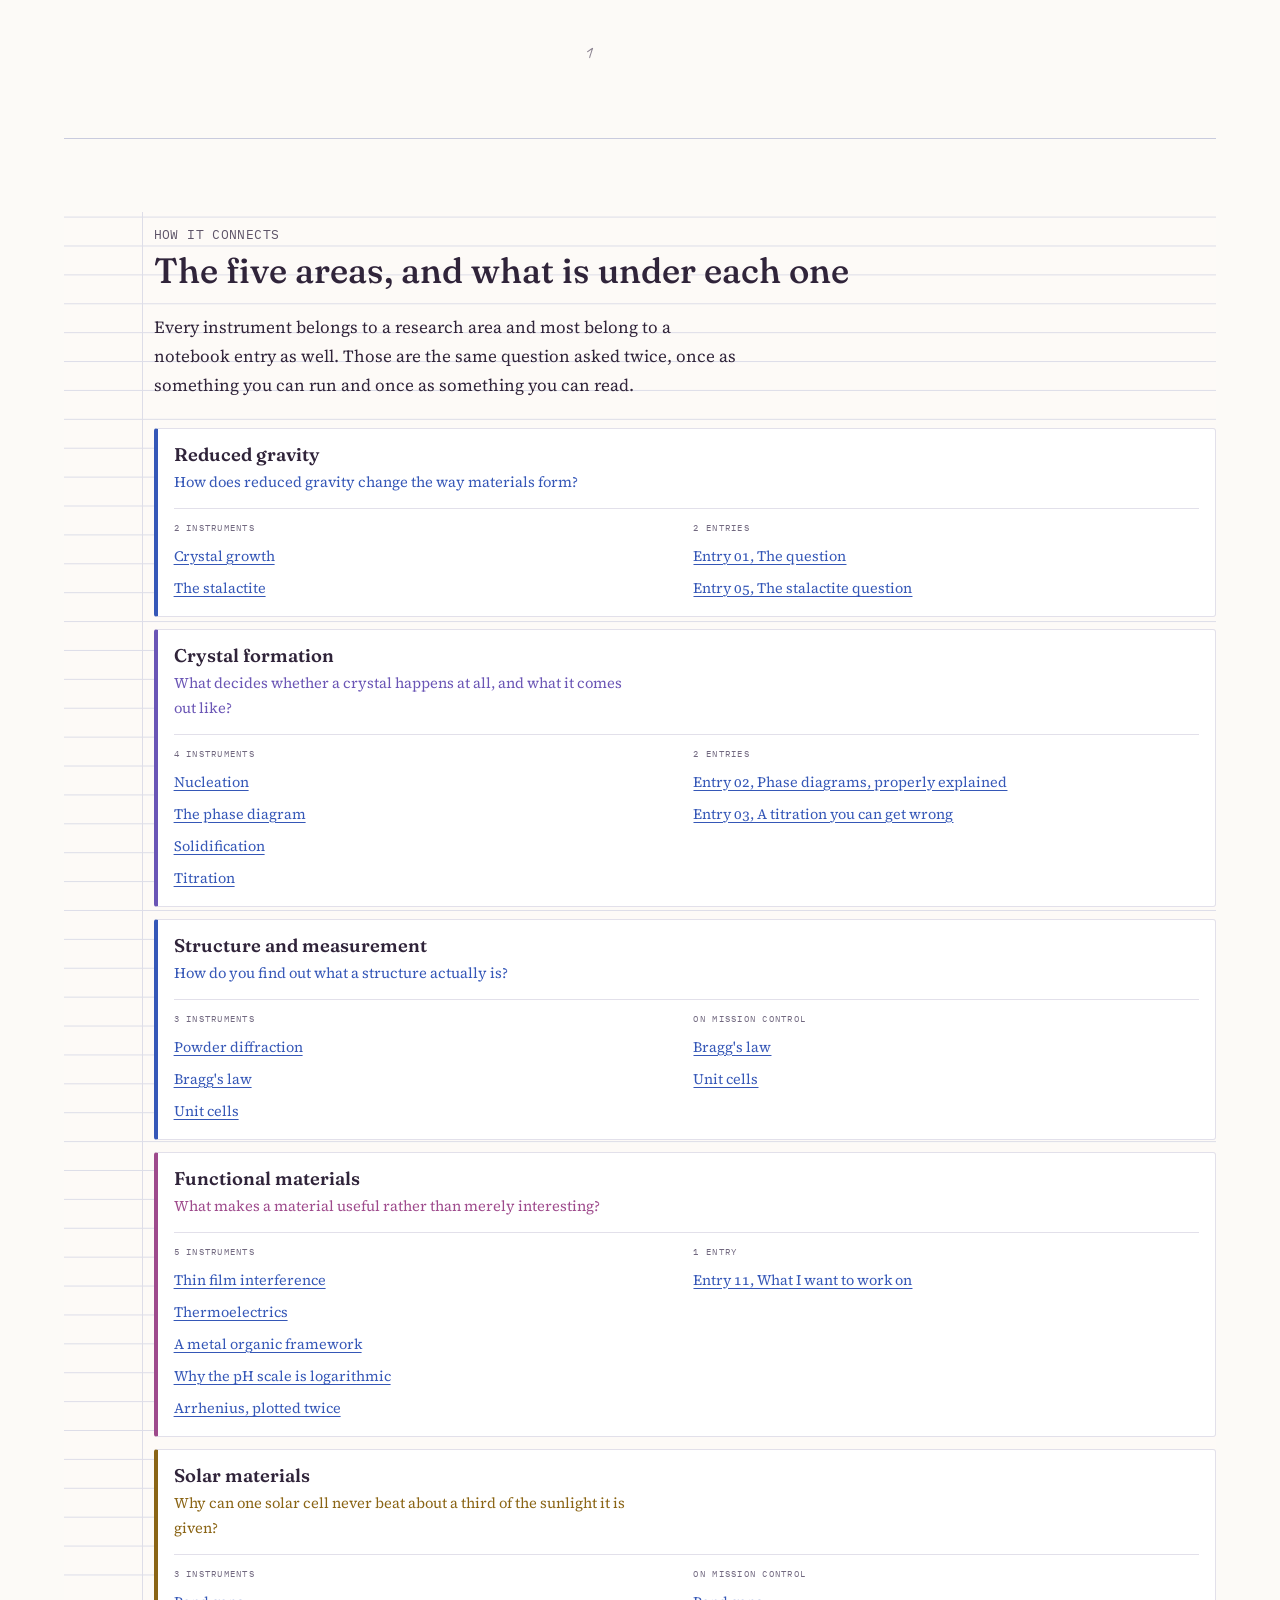
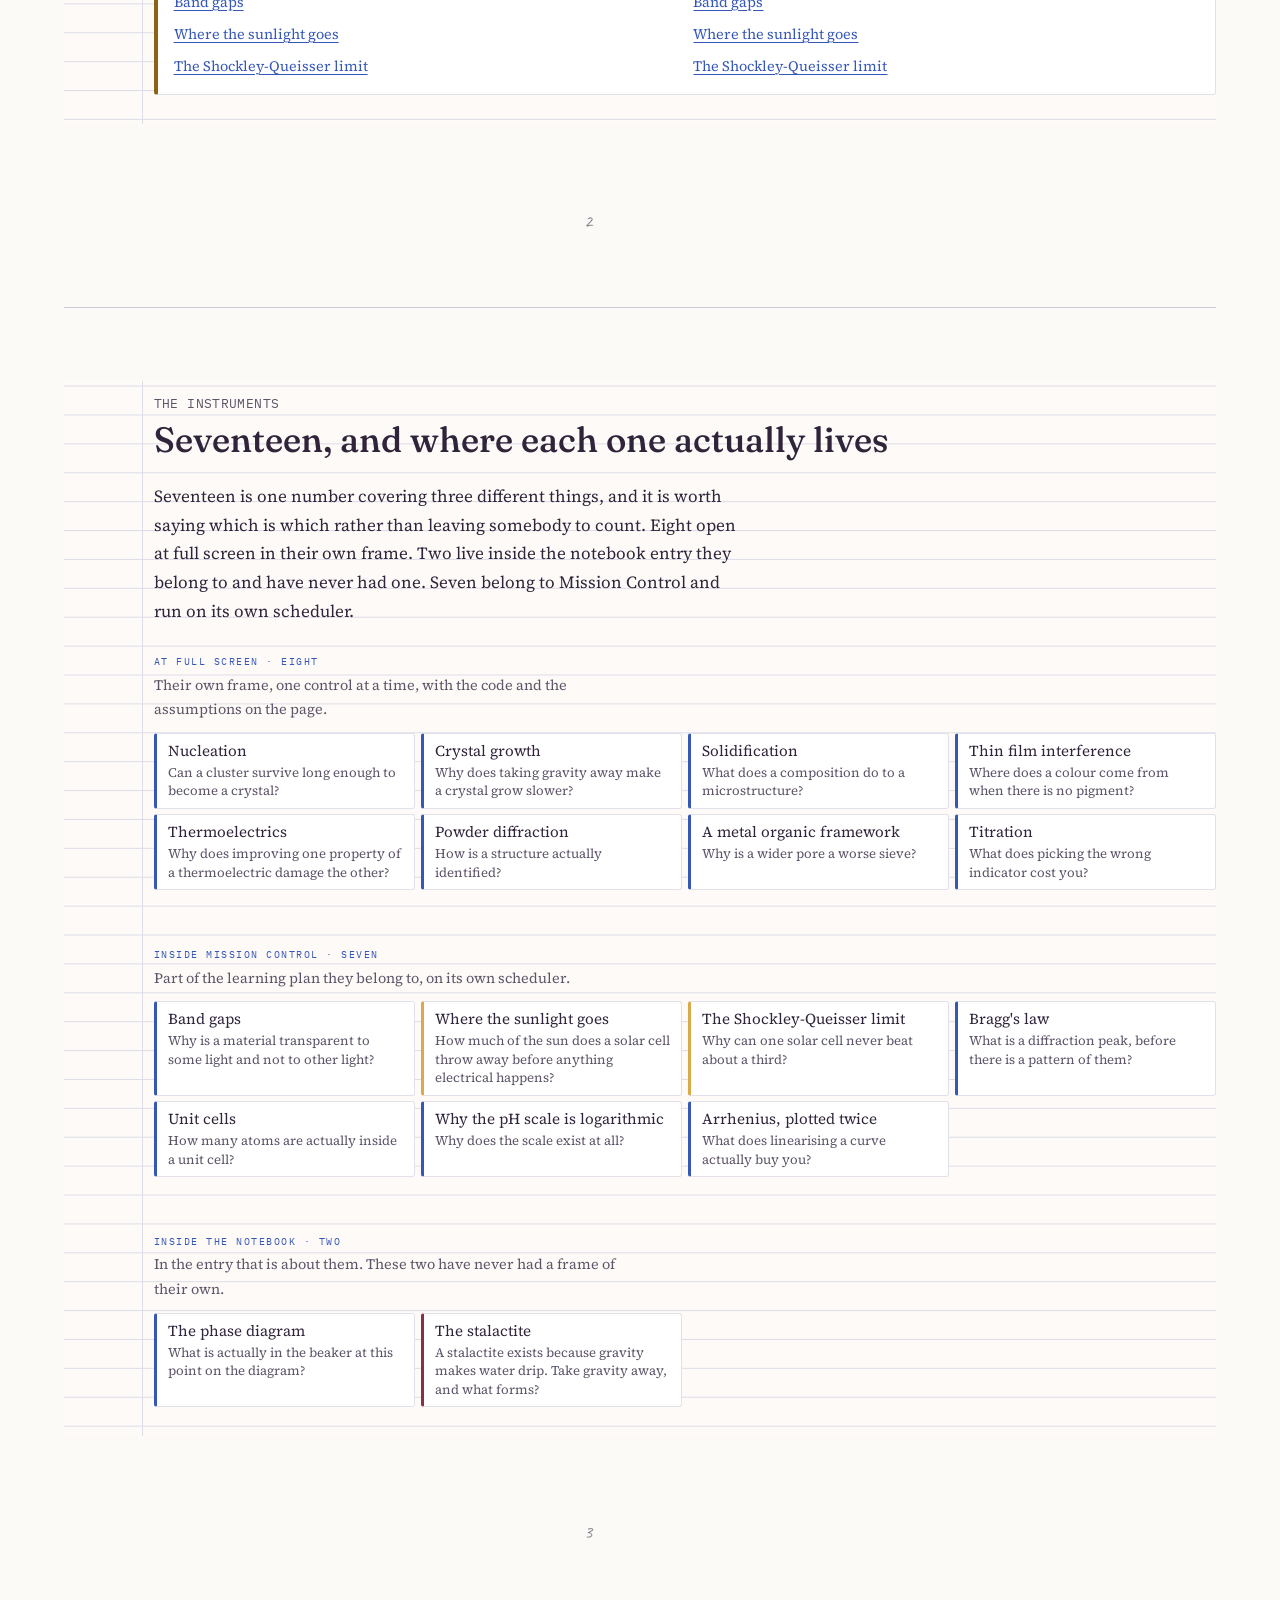
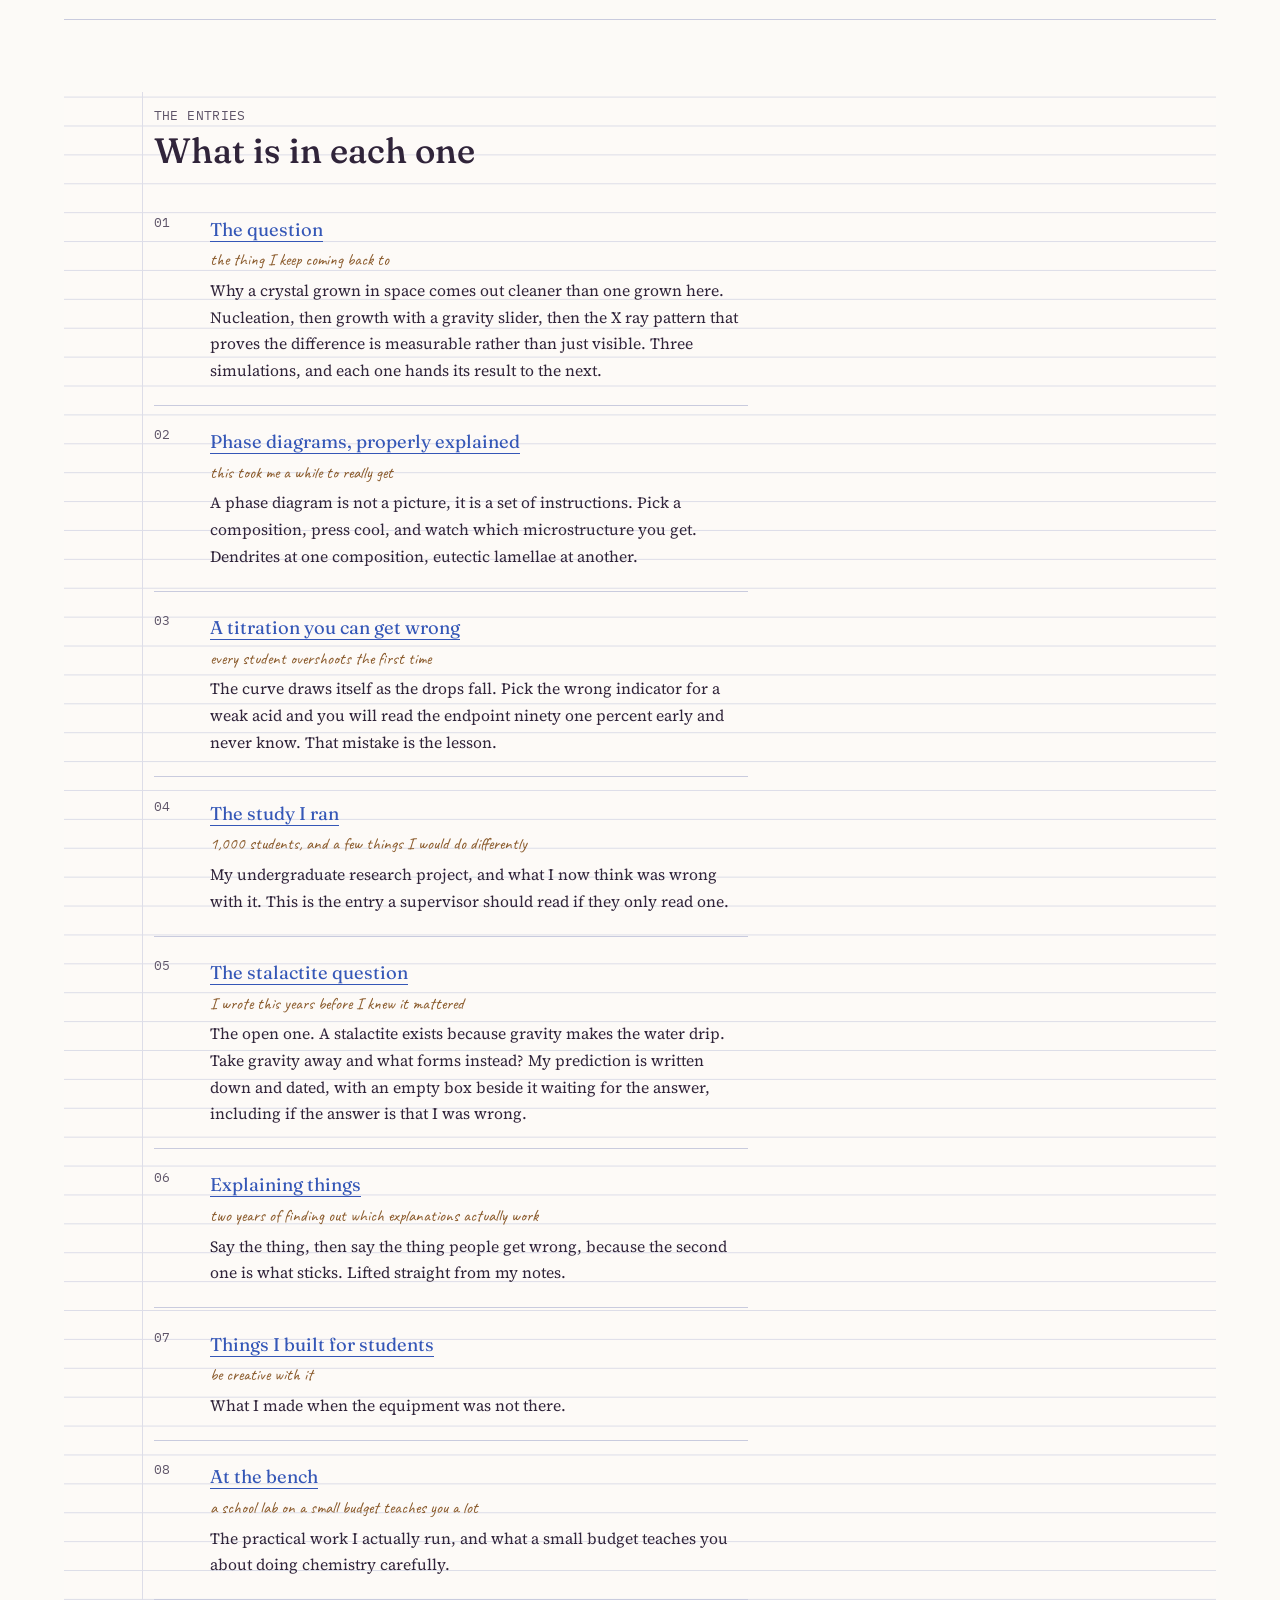
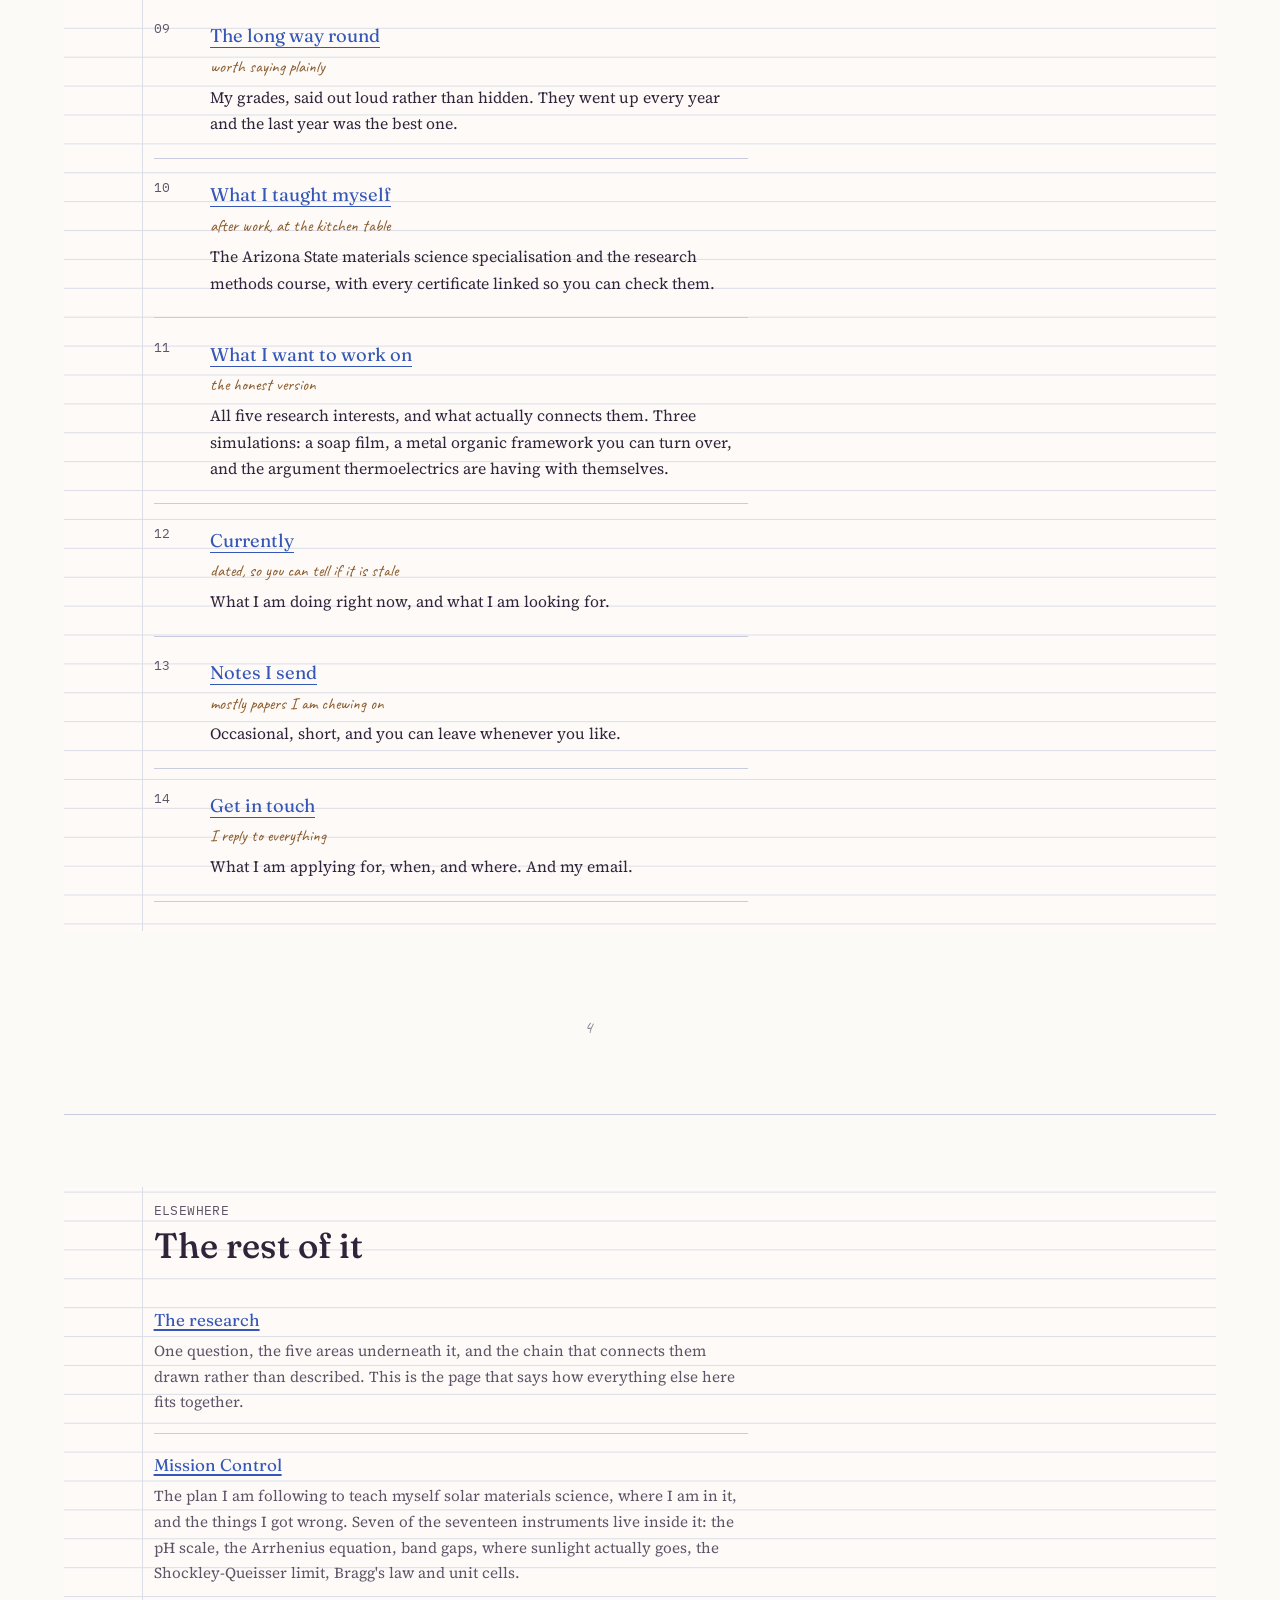
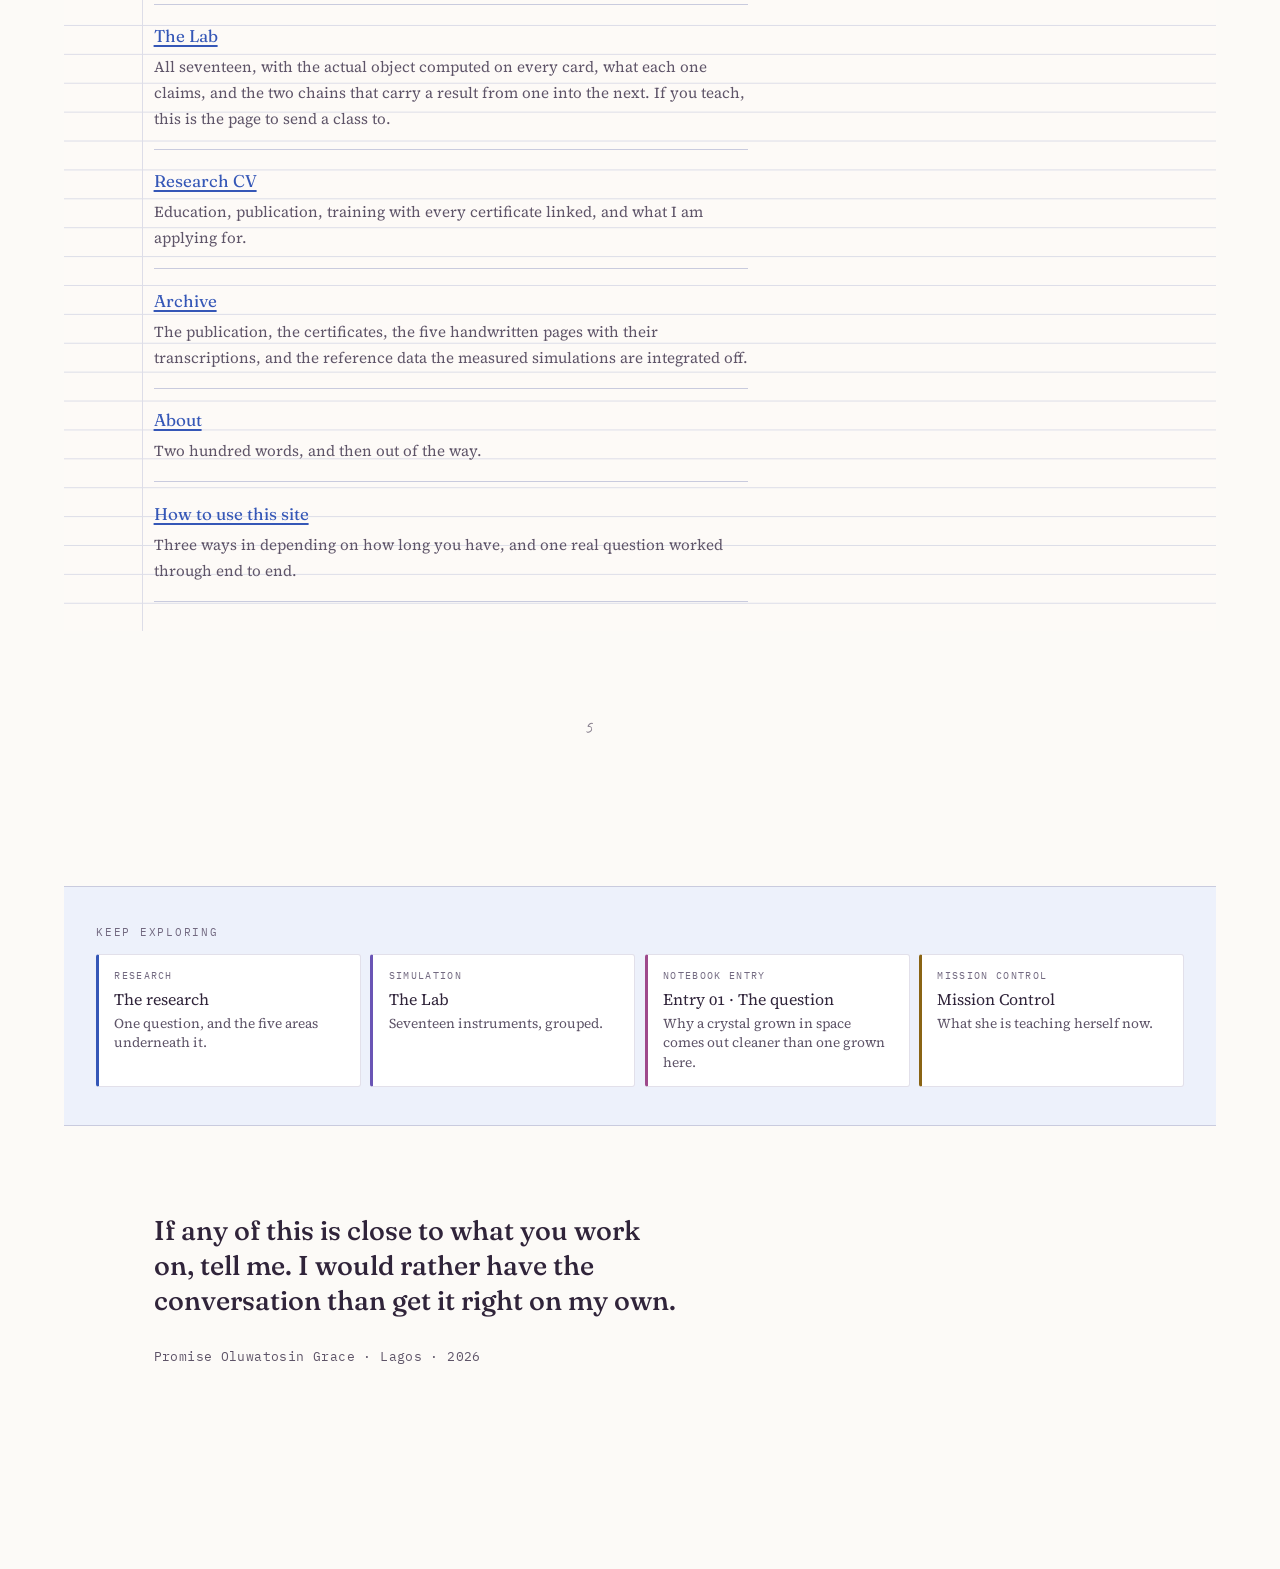
<file: contents.html>
<!DOCTYPE html>
<html lang="en" data-where="notebook" data-crumbs="notebook > Research atlas"
      data-onward="research|The research|research.html|One question, and the five areas underneath it.; lab|The Lab|simulations.html|Seventeen instruments, grouped.; notebook:question; mission|Mission Control|mission-planner-website/index.html|What she is teaching herself now.">
<head>
<meta charset="utf-8">
<meta name="viewport" content="width=device-width, initial-scale=1">
<title>The research atlas · Promise Oluwatosin Grace</title>
<meta name="description" content="Everything on this site and how it connects: fourteen notebook entries, seventeen instruments, five research areas, and where to start depending on what you came for.">

<meta property="og:type" content="website">
<meta property="og:title" content="The research atlas · Promise Oluwatosin Grace">
<meta property="og:description" content="Everything on this site, and how it connects.">
<meta property="og:image" content="assets/scans/og-card.jpg">

<link rel="preconnect" href="https://fonts.googleapis.com">
<link rel="preconnect" href="https://fonts.gstatic.com" crossorigin>
<link rel="stylesheet" href="https://fonts.googleapis.com/css2?family=Fraunces:opsz,wght@9..144,500;9..144,600&family=Source+Serif+4:opsz,wght@8..60,400;8..60,600&family=Caveat:wght@500&family=IBM+Plex+Mono:wght@400&display=swap">
<link rel="icon" href="favicon.svg" type="image/svg+xml">
<link rel="stylesheet" href="tokens.css">
<link rel="stylesheet" href="styles.css">
<link rel="stylesheet" href="pages.css">
<link rel="stylesheet" href="nav.css">
<link rel="stylesheet" href="research.css">
<link rel="stylesheet" href="atlas.css">
<script src="theme.js"></script>
</head>
<body class="page-plain">

<a class="skip" href="#toc">Skip to the contents</a>

<main class="sheet">

<section class="cover" id="cover" aria-labelledby="ch">
  <p class="hand margin-note cover-note">the whole thing, laid out flat</p>
  <p class="mono eyebrow">THE RESEARCH ATLAS</p>

  <h1 class="display" id="ch">Everything here, and where it goes.</h1>

  <p class="lede">This page answers one question, and it is not "what is on this site". It is
  <b>where should I go</b>. You do not have to read the notebook in order, and most people should
  not. If you have four minutes, entries 01, 04 and 05 are the ones that answer whether I can do
  research. If you have longer, start at the top and touch everything on the way down.</p>

  <!-- The counts, read from map.js, which is the one place they are
       derived. They used to be typed on three pages and one of the three
       disagreed with the other two. -->
  <ul class="atlas-counts" data-atlas-counts>
    <li><b>17</b> <span>instruments</span></li>
    <li><b>14</b> <span>notebook entries</span></li>
    <li><b>5</b> <span>research areas</span></li>
    <li><b>5</b> <span>handwritten pages</span></li>
  </ul>

  <p class="cover-links">
    <a class="ulink" href="notebook.html">Open the notebook</a>
    <a class="ulink" href="research.html">The research</a>
    <a class="ulink" href="simulations.html">The Lab</a>
    <a class="ulink" href="guide.html">How to use it</a>
  </p>
</section>


<!-- ============ WHERE SHOULD I GO ============
     Four readers, named. This is the part a list of everything cannot do,
     and it is the reason this page is not a list of everything. -->
<article class="entry" id="routes">
  <div class="entry-main">
    <p class="entry-no mono">WHERE SHOULD I GO</p>
    <h2>Four ways through, depending on who you are</h2>
    <div data-atlas-routes></div>
  </div>
</article>


<!-- ============ HOW IT CONNECTS ============ -->
<article class="entry" id="connections">
  <div class="entry-main">
    <p class="entry-no mono">HOW IT CONNECTS</p>
    <h2>The five areas, and what is under each one</h2>
    <p>Every instrument belongs to a research area and most belong to a notebook entry as well.
    Those are the same question asked twice, once as something you can run and once as something
    you can read.</p>
    <div data-atlas-areas></div>
  </div>
</article>


<!-- ============ THE INSTRUMENTS ============ -->
<article class="entry" id="instruments">
  <div class="entry-main">
    <p class="entry-no mono">THE INSTRUMENTS</p>
    <h2>Seventeen, and where each one actually lives</h2>
    <p>Seventeen is one number covering three different things, and it is worth saying which is
    which rather than leaving somebody to count. Eight open at full screen in their own frame. Two
    live inside the notebook entry they belong to and have never had one. Seven belong to Mission
    Control and run on its own scheduler.</p>
    <div data-atlas-sims></div>
  </div>
</article>

<article class="entry" id="toc">
  <div class="entry-main">
    <p class="entry-no mono">THE ENTRIES</p>
    <h2>What is in each one</h2>

    <ol class="toc">
      <li class="toc-row">
        <p class="toc-no mono">01</p>
        <p class="toc-title"><a href="notebook.html#question">The question</a></p>
        <p class="toc-note hand">the thing I keep coming back to</p>
        <p class="toc-what">Why a crystal grown in space comes out cleaner than one grown here.
        Nucleation, then growth with a gravity slider, then the X ray pattern that proves the
        difference is measurable rather than just visible. Three simulations, and each one hands
        its result to the next.</p>
      </li>
      <li class="toc-row">
        <p class="toc-no mono">02</p>
        <p class="toc-title"><a href="notebook.html#phase-diagrams">Phase diagrams, properly explained</a></p>
        <p class="toc-note hand">this took me a while to really get</p>
        <p class="toc-what">A phase diagram is not a picture, it is a set of instructions. Pick a
        composition, press cool, and watch which microstructure you get. Dendrites at one
        composition, eutectic lamellae at another.</p>
      </li>
      <li class="toc-row">
        <p class="toc-no mono">03</p>
        <p class="toc-title"><a href="notebook.html#titration">A titration you can get wrong</a></p>
        <p class="toc-note hand">every student overshoots the first time</p>
        <p class="toc-what">The curve draws itself as the drops fall. Pick the wrong indicator for a
        weak acid and you will read the endpoint ninety one percent early and never know. That
        mistake is the lesson.</p>
      </li>
      <li class="toc-row">
        <p class="toc-no mono">04</p>
        <p class="toc-title"><a href="notebook.html#the-study">The study I ran</a></p>
        <p class="toc-note hand">1,000 students, and a few things I would do differently</p>
        <p class="toc-what">My undergraduate research project, and what I now think was wrong with
        it. This is the entry a supervisor should read if they only read one.</p>
      </li>
      <li class="toc-row">
        <p class="toc-no mono">05</p>
        <p class="toc-title"><a href="notebook.html#stalactite">The stalactite question</a></p>
        <p class="toc-note hand">I wrote this years before I knew it mattered</p>
        <p class="toc-what">The open one. A stalactite exists because gravity makes the water drip.
        Take gravity away and what forms instead? My prediction is written down and dated, with an
        empty box beside it waiting for the answer, including if the answer is that I was wrong.</p>
      </li>
      <li class="toc-row">
        <p class="toc-no mono">06</p>
        <p class="toc-title"><a href="notebook.html#explaining">Explaining things</a></p>
        <p class="toc-note hand">two years of finding out which explanations actually work</p>
        <p class="toc-what">Say the thing, then say the thing people get wrong, because the second
        one is what sticks. Lifted straight from my notes.</p>
      </li>
      <li class="toc-row">
        <p class="toc-no mono">07</p>
        <p class="toc-title"><a href="notebook.html#projects">Things I built for students</a></p>
        <p class="toc-note hand">be creative with it</p>
        <p class="toc-what">What I made when the equipment was not there.</p>
      </li>
      <li class="toc-row">
        <p class="toc-no mono">08</p>
        <p class="toc-title"><a href="notebook.html#bench">At the bench</a></p>
        <p class="toc-note hand">a school lab on a small budget teaches you a lot</p>
        <p class="toc-what">The practical work I actually run, and what a small budget teaches you
        about doing chemistry carefully.</p>
      </li>
      <li class="toc-row">
        <p class="toc-no mono">09</p>
        <p class="toc-title"><a href="notebook.html#long-way-round">The long way round</a></p>
        <p class="toc-note hand">worth saying plainly</p>
        <p class="toc-what">My grades, said out loud rather than hidden. They went up every year and
        the last year was the best one.</p>
      </li>
      <li class="toc-row">
        <p class="toc-no mono">10</p>
        <p class="toc-title"><a href="notebook.html#training">What I taught myself</a></p>
        <p class="toc-note hand">after work, at the kitchen table</p>
        <p class="toc-what">The Arizona State materials science specialisation and the research
        methods course, with every certificate linked so you can check them.</p>
      </li>
      <li class="toc-row">
        <p class="toc-no mono">11</p>
        <p class="toc-title"><a href="notebook.html#interests">What I want to work on</a></p>
        <p class="toc-note hand">the honest version</p>
        <p class="toc-what">All five research interests, and what actually connects them. Three
        simulations: a soap film, a metal organic framework you can turn over, and the argument
        thermoelectrics are having with themselves.</p>
      </li>
      <li class="toc-row">
        <p class="toc-no mono">12</p>
        <p class="toc-title"><a href="notebook.html#currently">Currently</a></p>
        <p class="toc-note hand">dated, so you can tell if it is stale</p>
        <p class="toc-what">What I am doing right now, and what I am looking for.</p>
      </li>
      <li class="toc-row">
        <p class="toc-no mono">13</p>
        <p class="toc-title"><a href="notebook.html#notes">Notes I send</a></p>
        <p class="toc-note hand">mostly papers I am chewing on</p>
        <p class="toc-what">Occasional, short, and you can leave whenever you like.</p>
      </li>
      <li class="toc-row">
        <p class="toc-no mono">14</p>
        <p class="toc-title"><a href="notebook.html#contact">Get in touch</a></p>
        <p class="toc-note hand">I reply to everything</p>
        <p class="toc-what">What I am applying for, when, and where. And my email.</p>
      </li>
    </ol>
  </div>
</article>

<article class="entry" id="elsewhere">
  <div class="entry-main">
    <p class="entry-no mono">ELSEWHERE</p>
    <h2>The rest of it</h2>

    <ul class="plain-list">
      <li><a class="ulink" href="research.html">The research</a>
        <span class="quiet">One question, the five areas underneath it, and the chain that connects
        them drawn rather than described. This is the page that says how everything else here fits
        together.</span></li>
      <li><a class="ulink" href="mission-planner-website/index.html">Mission Control</a>
        <span class="quiet">The plan I am following to teach myself solar materials science, where
        I am in it, and the things I got wrong. Seven of the seventeen instruments live inside it:
        the pH scale, the Arrhenius equation, band gaps, where sunlight actually goes, the
        Shockley-Queisser limit, Bragg's law and unit cells.</span></li>
      <li><a class="ulink" href="simulations.html">The Lab</a>
        <span class="quiet">All seventeen, with the actual object computed on every card, what each
        one claims, and the two chains that carry a result from one into the next. If you teach,
        this is the page to send a class to.</span></li>
      <li><a class="ulink" href="cv.html">Research CV</a>
        <span class="quiet">Education, publication, training with every certificate linked, and what
        I am applying for.</span></li>
      <li><a class="ulink" href="archive.html">Archive</a>
        <span class="quiet">The publication, the certificates, the five handwritten pages with their
        transcriptions, and the reference data the measured simulations are integrated off.</span></li>
      <li><a class="ulink" href="about.html">About</a>
        <span class="quiet">Two hundred words, and then out of the way.</span></li>
      <li><a class="ulink" href="guide.html">How to use this site</a>
        <span class="quiet">Three ways in depending on how long you have, and one real question
        worked through end to end.</span></li>
    </ul>
  </div>
</article>

<footer class="closing">
  <p class="closing-line">If any of this is close to what you work on, tell me. I would rather have
  the conversation than get it right on my own.</p>
  <p class="mono colophon">Promise Oluwatosin Grace · Lagos · 2026</p>
</footer>

</main>

<script src="audio.js" defer></script>
<script src="sound.js" defer></script>
<script src="map.js" defer></script>
<script src="pages.js" defer></script>
<script src="palette.js" defer></script>
<script src="atlas.js" defer></script>
<script src="onward.js" defer></script>
<script src="search.js" defer></script>
<script src="nav.js" defer></script>
<script src="crossing.js" defer></script>
</body>
</html>
</file>
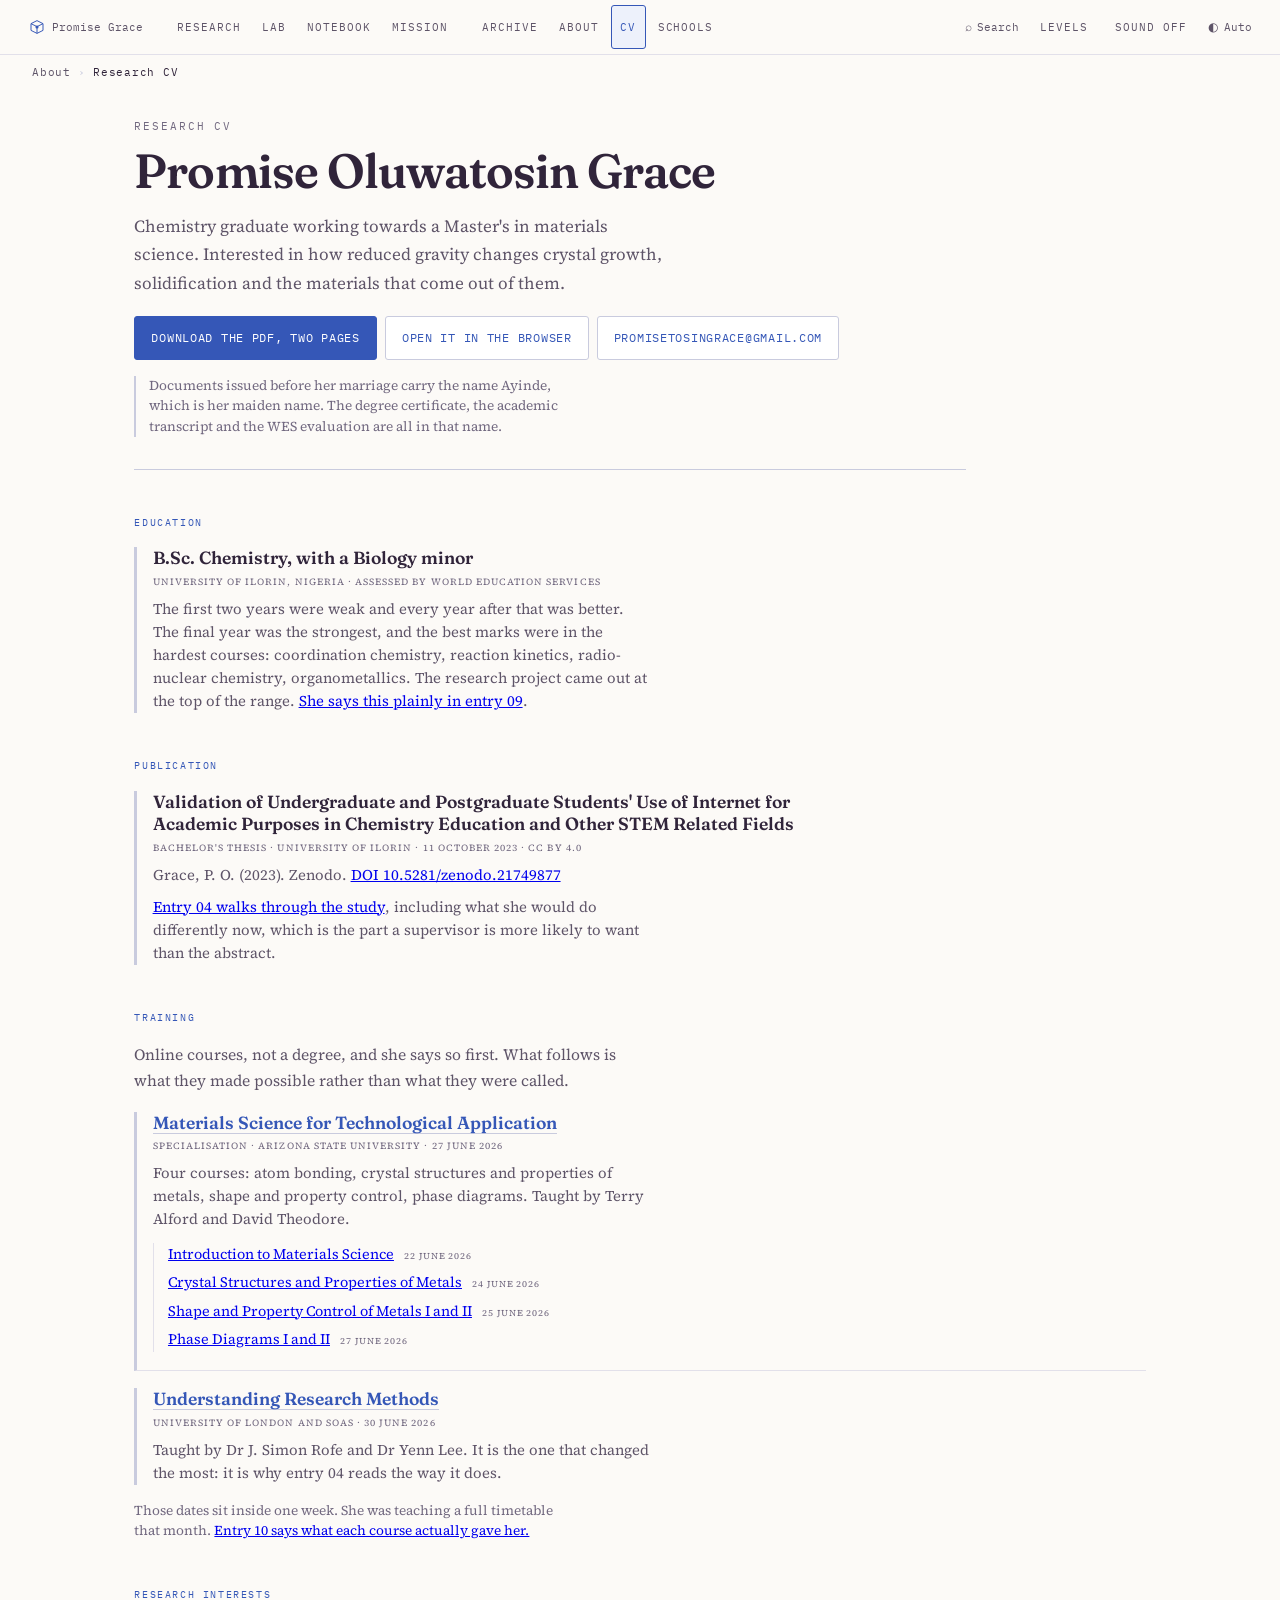
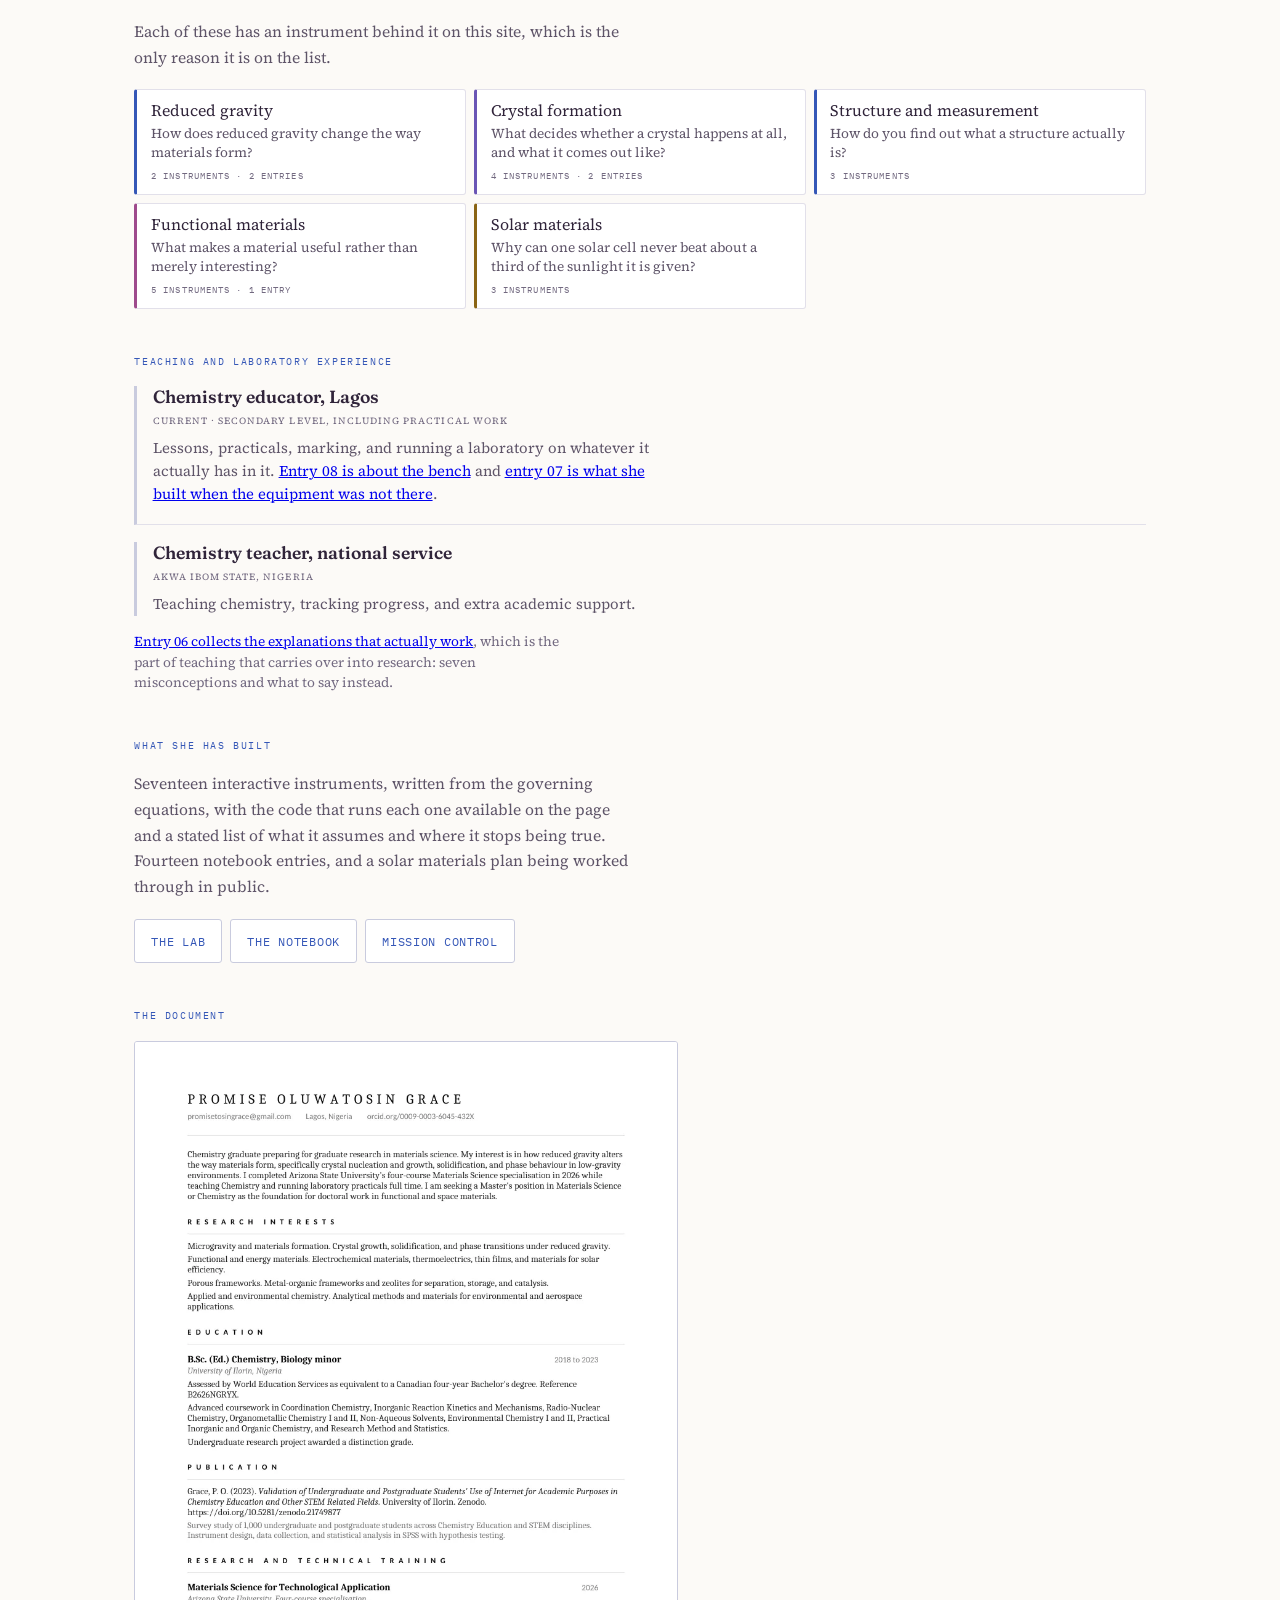
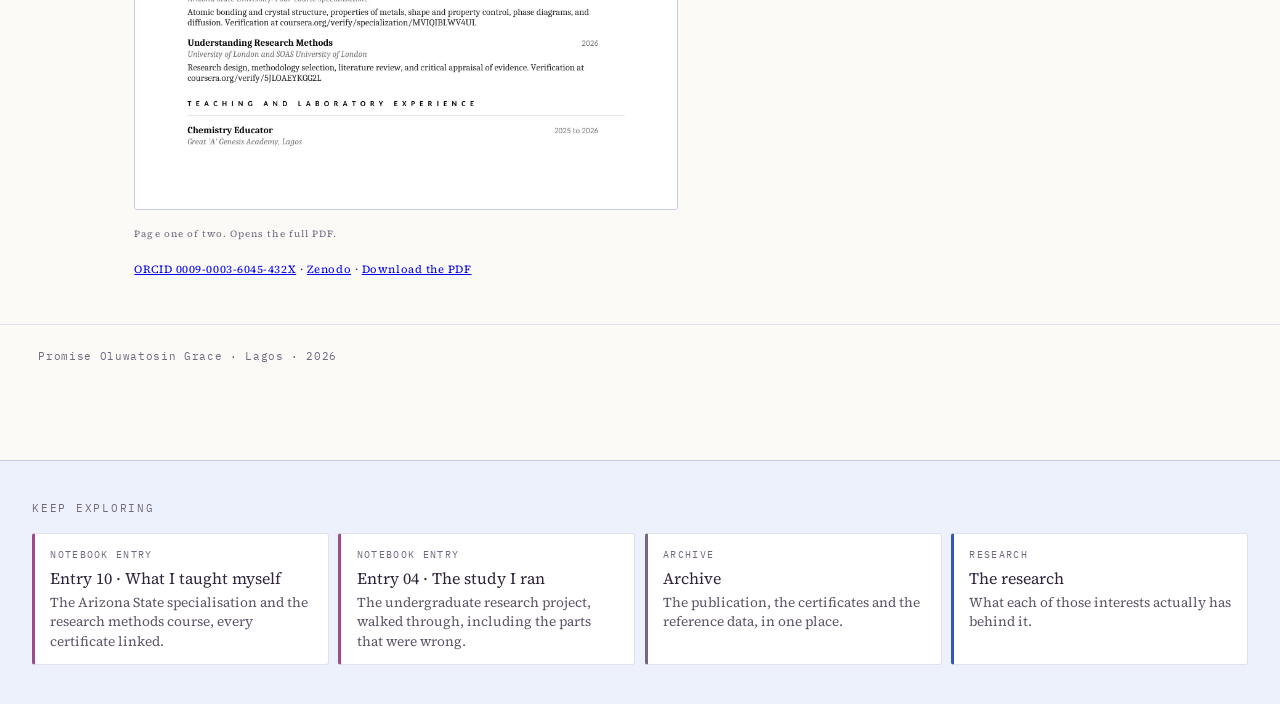
<file: cv.html>
<!DOCTYPE html>
<html lang="en" data-where="cv" data-crumbs="about > Research CV"
      data-onward="notebook:training; notebook:the-study; archive|Archive|archive.html|The publication, the certificates and the reference data, in one place.; research|The research|research.html|What each of those interests actually has behind it.">
<head>
<meta charset="utf-8">
<meta name="viewport" content="width=device-width, initial-scale=1">
<title>Research CV · Promise Oluwatosin Grace</title>
<meta name="description" content="Research CV: B.Sc. Chemistry, University of Ilorin. Materials science training at Arizona State. Research methods at the University of London. One publication on Zenodo. Teaching and laboratory experience in Lagos.">

<meta property="og:type" content="website">
<meta property="og:title" content="Research CV · Promise Oluwatosin Grace">
<meta property="og:description" content="Education, training, publication, research interests and teaching experience.">
<meta property="og:image" content="assets/scans/og-card.jpg">

<link rel="icon" href="favicon.svg" type="image/svg+xml">
<link rel="preconnect" href="https://fonts.googleapis.com">
<link rel="preconnect" href="https://fonts.gstatic.com" crossorigin>
<link rel="stylesheet" href="https://fonts.googleapis.com/css2?family=Fraunces:opsz,wght@9..144,500;9..144,600&family=Source+Serif+4:opsz,wght@8..60,400;8..60,600&family=Caveat:wght@500&family=IBM+Plex+Mono:wght@400;500&display=swap">
<link rel="stylesheet" href="tokens.css">
<link rel="stylesheet" href="nav.css">
<link rel="stylesheet" href="arrive.css">
<link rel="stylesheet" href="research.css">
<link rel="stylesheet" href="paper.css">
<script src="theme.js"></script>
</head>
<body class="paper-body">

<a class="skip" href="#cv">Skip to the CV</a>

<main class="pg" id="cv">

  <header class="pg-head">
    <p class="mono pg-eyebrow">RESEARCH CV</p>
    <h1 class="pg-h1">Promise Oluwatosin Grace</h1>
    <p class="pg-lede">Chemistry graduate working towards a Master's in materials science. Interested
    in how reduced gravity changes crystal growth, solidification and the materials that come out of
    them.</p>
    <p class="pg-do">
      <a class="btn btn-go" href="assets/promise-grace-research-cv.pdf" download="Promise Grace Research CV.pdf" data-cv>Download the PDF, two pages</a>
      <a class="btn" href="assets/promise-grace-research-cv.pdf">Open it in the browser</a>
      <a class="btn" href="mailto:promisetosingrace@gmail.com">promisetosingrace@gmail.com</a>
    </p>
    <p class="mono pg-note">Documents issued before her marriage carry the name Ayinde, which is her
    maiden name. The degree certificate, the academic transcript and the WES evaluation are all in
    that name.</p>
  </header>

  <!-- ─────────────────────────────────────────────────────────────────
       EDUCATION
       ───────────────────────────────────────────────────────────────── -->
  <section class="pg-sec" aria-labelledby="e">
    <h2 class="mono pg-sec-h" id="e">Education</h2>
    <ul class="rec">
      <li>
        <p class="rec-name">B.Sc. Chemistry, with a Biology minor</p>
        <p class="mono rec-meta">UNIVERSITY OF ILORIN, NIGERIA · ASSESSED BY WORLD EDUCATION SERVICES</p>
        <p class="rec-say">The first two years were weak and every year after that was better. The
        final year was the strongest, and the best marks were in the hardest courses: coordination
        chemistry, reaction kinetics, radio-nuclear chemistry, organometallics. The research project
        came out at the top of the range.
        <a href="notebook.html#long-way-round">She says this plainly in entry 09</a>.</p>
      </li>
    </ul>
  </section>

  <!-- ─────────────────────────────────────────────────────────────────
       PUBLICATION
       ───────────────────────────────────────────────────────────────── -->
  <section class="pg-sec" aria-labelledby="p">
    <h2 class="mono pg-sec-h" id="p">Publication</h2>
    <ul class="rec">
      <li>
        <p class="rec-name">Validation of Undergraduate and Postgraduate Students' Use of Internet
        for Academic Purposes in Chemistry Education and Other STEM Related Fields</p>
        <p class="mono rec-meta">BACHELOR'S THESIS · UNIVERSITY OF ILORIN · 11 OCTOBER 2023 · CC BY 4.0</p>
        <p class="rec-say">Grace, P. O. (2023). Zenodo.
        <a class="mono" href="https://doi.org/10.5281/zenodo.21749877" rel="noopener">DOI 10.5281/zenodo.21749877</a></p>
        <p class="rec-say"><a href="notebook.html#the-study">Entry 04 walks through the study</a>,
        including what she would do differently now, which is the part a supervisor is more likely
        to want than the abstract.</p>
      </li>
    </ul>
  </section>

  <!-- ─────────────────────────────────────────────────────────────────
       TRAINING

       Every certificate is a live verification link. Nothing here is a
       claim that cannot be checked in one click.
       ───────────────────────────────────────────────────────────────── -->
  <section class="pg-sec" aria-labelledby="t">
    <h2 class="mono pg-sec-h" id="t">Training</h2>
    <p class="pg-say">Online courses, not a degree, and she says so first. What follows is what they
    made possible rather than what they were called.</p>
    <ul class="rec">
      <li>
        <p class="rec-name"><a href="https://coursera.org/verify/specialization/MVIQIBLWV4UL" rel="noopener">Materials Science for Technological Application</a></p>
        <p class="mono rec-meta">SPECIALISATION · ARIZONA STATE UNIVERSITY · 27 JUNE 2026</p>
        <p class="rec-say">Four courses: atom bonding, crystal structures and properties of metals,
        shape and property control, phase diagrams. Taught by Terry Alford and David Theodore.</p>
        <ul class="rec-sub">
          <li><a href="https://coursera.org/verify/Q3EA82VWXTHL" rel="noopener">Introduction to Materials Science</a> <span class="mono">22 JUNE 2026</span></li>
          <li><a href="https://coursera.org/verify/PLECA69G68VC" rel="noopener">Crystal Structures and Properties of Metals</a> <span class="mono">24 JUNE 2026</span></li>
          <li><a href="https://coursera.org/verify/5GSLYPQ6B7RR" rel="noopener">Shape and Property Control of Metals I and II</a> <span class="mono">25 JUNE 2026</span></li>
          <li><a href="https://coursera.org/verify/M3LHU7AS5XFR" rel="noopener">Phase Diagrams I and II</a> <span class="mono">27 JUNE 2026</span></li>
        </ul>
      </li>
      <li>
        <p class="rec-name"><a href="https://coursera.org/verify/5JLOAEYKGG2L" rel="noopener">Understanding Research Methods</a></p>
        <p class="mono rec-meta">UNIVERSITY OF LONDON AND SOAS · 30 JUNE 2026</p>
        <p class="rec-say">Taught by Dr J. Simon Rofe and Dr Yenn Lee. It is the one that changed
        the most: it is why entry 04 reads the way it does.</p>
      </li>
    </ul>
    <p class="pg-note mono">Those dates sit inside one week. She was teaching a full timetable that
    month. <a href="notebook.html#training">Entry 10 says what each course actually gave her.</a></p>
  </section>

  <!-- ─────────────────────────────────────────────────────────────────
       RESEARCH INTERESTS
       ───────────────────────────────────────────────────────────────── -->
  <section class="pg-sec" aria-labelledby="i">
    <h2 class="mono pg-sec-h" id="i">Research interests</h2>
    <p class="pg-say">Each of these has an instrument behind it on this site, which is the only
    reason it is on the list.</p>
    <div data-cv-topics class="pg-topics">
      <noscript>
        <ul>
          <li><a href="research.html#reduced-gravity">Reduced gravity and materials formation</a></li>
          <li><a href="research.html#crystal-formation">Crystal formation and solidification</a></li>
          <li><a href="research.html#structure">Structure and measurement</a></li>
          <li><a href="research.html#functional">Functional materials: porous frameworks, thin films, thermoelectrics</a></li>
          <li><a href="research.html#solar">Solar materials</a></li>
        </ul>
      </noscript>
    </div>
  </section>

  <!-- ─────────────────────────────────────────────────────────────────
       TEACHING AND LABORATORY
       ───────────────────────────────────────────────────────────────── -->
  <section class="pg-sec" aria-labelledby="x">
    <h2 class="mono pg-sec-h" id="x">Teaching and laboratory experience</h2>
    <ul class="rec">
      <li>
        <p class="rec-name">Chemistry educator, Lagos</p>
        <p class="mono rec-meta">CURRENT · SECONDARY LEVEL, INCLUDING PRACTICAL WORK</p>
        <p class="rec-say">Lessons, practicals, marking, and running a laboratory on whatever it
        actually has in it. <a href="notebook.html#bench">Entry 08 is about the bench</a> and
        <a href="notebook.html#projects">entry 07 is what she built when the equipment was not
        there</a>.</p>
      </li>
      <li>
        <p class="rec-name">Chemistry teacher, national service</p>
        <p class="mono rec-meta">AKWA IBOM STATE, NIGERIA</p>
        <p class="rec-say">Teaching chemistry, tracking progress, and extra academic support.</p>
      </li>
    </ul>
    <p class="pg-note"><a href="notebook.html#explaining">Entry 06 collects the explanations that
    actually work</a>, which is the part of teaching that carries over into research: seven
    misconceptions and what to say instead.</p>
  </section>

  <!-- ─────────────────────────────────────────────────────────────────
       WHAT SHE BUILT
       ───────────────────────────────────────────────────────────────── -->
  <section class="pg-sec" aria-labelledby="b">
    <h2 class="mono pg-sec-h" id="b">What she has built</h2>
    <p class="pg-say"><span data-count="sims">Seventeen</span> interactive instruments, written from
    the governing equations, with the code that runs each one available on the page and a stated
    list of what it assumes and where it stops being true.
    <span data-count="entries">Fourteen</span> notebook entries, and a solar materials plan being
    worked through in public.</p>
    <p class="pg-do">
      <a class="btn" href="simulations.html">The Lab</a>
      <a class="btn" href="notebook.html">The notebook</a>
      <a class="btn" href="mission-planner-website/index.html">Mission Control</a>
    </p>
  </section>

  <!-- ─────────────────────────────────────────────────────────────────
       THE PDF
       ───────────────────────────────────────────────────────────────── -->
  <section class="pg-sec" aria-labelledby="d">
    <h2 class="mono pg-sec-h" id="d">The document</h2>
    <figure class="pg-cv">
      <a href="assets/promise-grace-research-cv.pdf">
        <picture>
          <source type="image/webp" srcset="assets/cv-page1.webp">
          <img src="assets/cv-page1.jpg" loading="lazy" decoding="async" width="880" height="1245"
            alt="Page one of a two page research CV. It opens with a summary of her interest in how reduced gravity alters materials formation, then lists research interests in microgravity and materials formation, functional and energy materials, porous frameworks and applied chemistry. Below that, a B.Sc. in Chemistry with a Biology minor from the University of Ilorin assessed by World Education Services, the Zenodo publication, the Arizona State materials science specialisation, the University of London research methods course, and the start of her teaching and laboratory experience.">
        </picture>
      </a>
      <figcaption class="mono">Page one of two. Opens the full PDF.</figcaption>
    </figure>
    <p class="mono pg-links">
      <a href="https://orcid.org/0009-0003-6045-432X" rel="noopener">ORCID 0009-0003-6045-432X</a> ·
      <a href="https://doi.org/10.5281/zenodo.21749877" rel="noopener">Zenodo</a> ·
      <a href="assets/promise-grace-research-cv.pdf" download="Promise Grace Research CV.pdf" data-cv>Download the PDF</a>
    </p>
  </section>

</main>

<footer class="pg-foot">
  <p class="mono">Promise Oluwatosin Grace · Lagos · 2026</p>
</footer>

<script src="map.js" defer></script>
<script src="audio.js" defer></script>
<script src="sound.js" defer></script>
<script src="pg.js" defer></script>
<script src="onward.js" defer></script>
<script src="search.js" defer></script>
<script src="nav.js" defer></script>
<script src="crossing.js" defer></script>
</body>
</html>
</file>
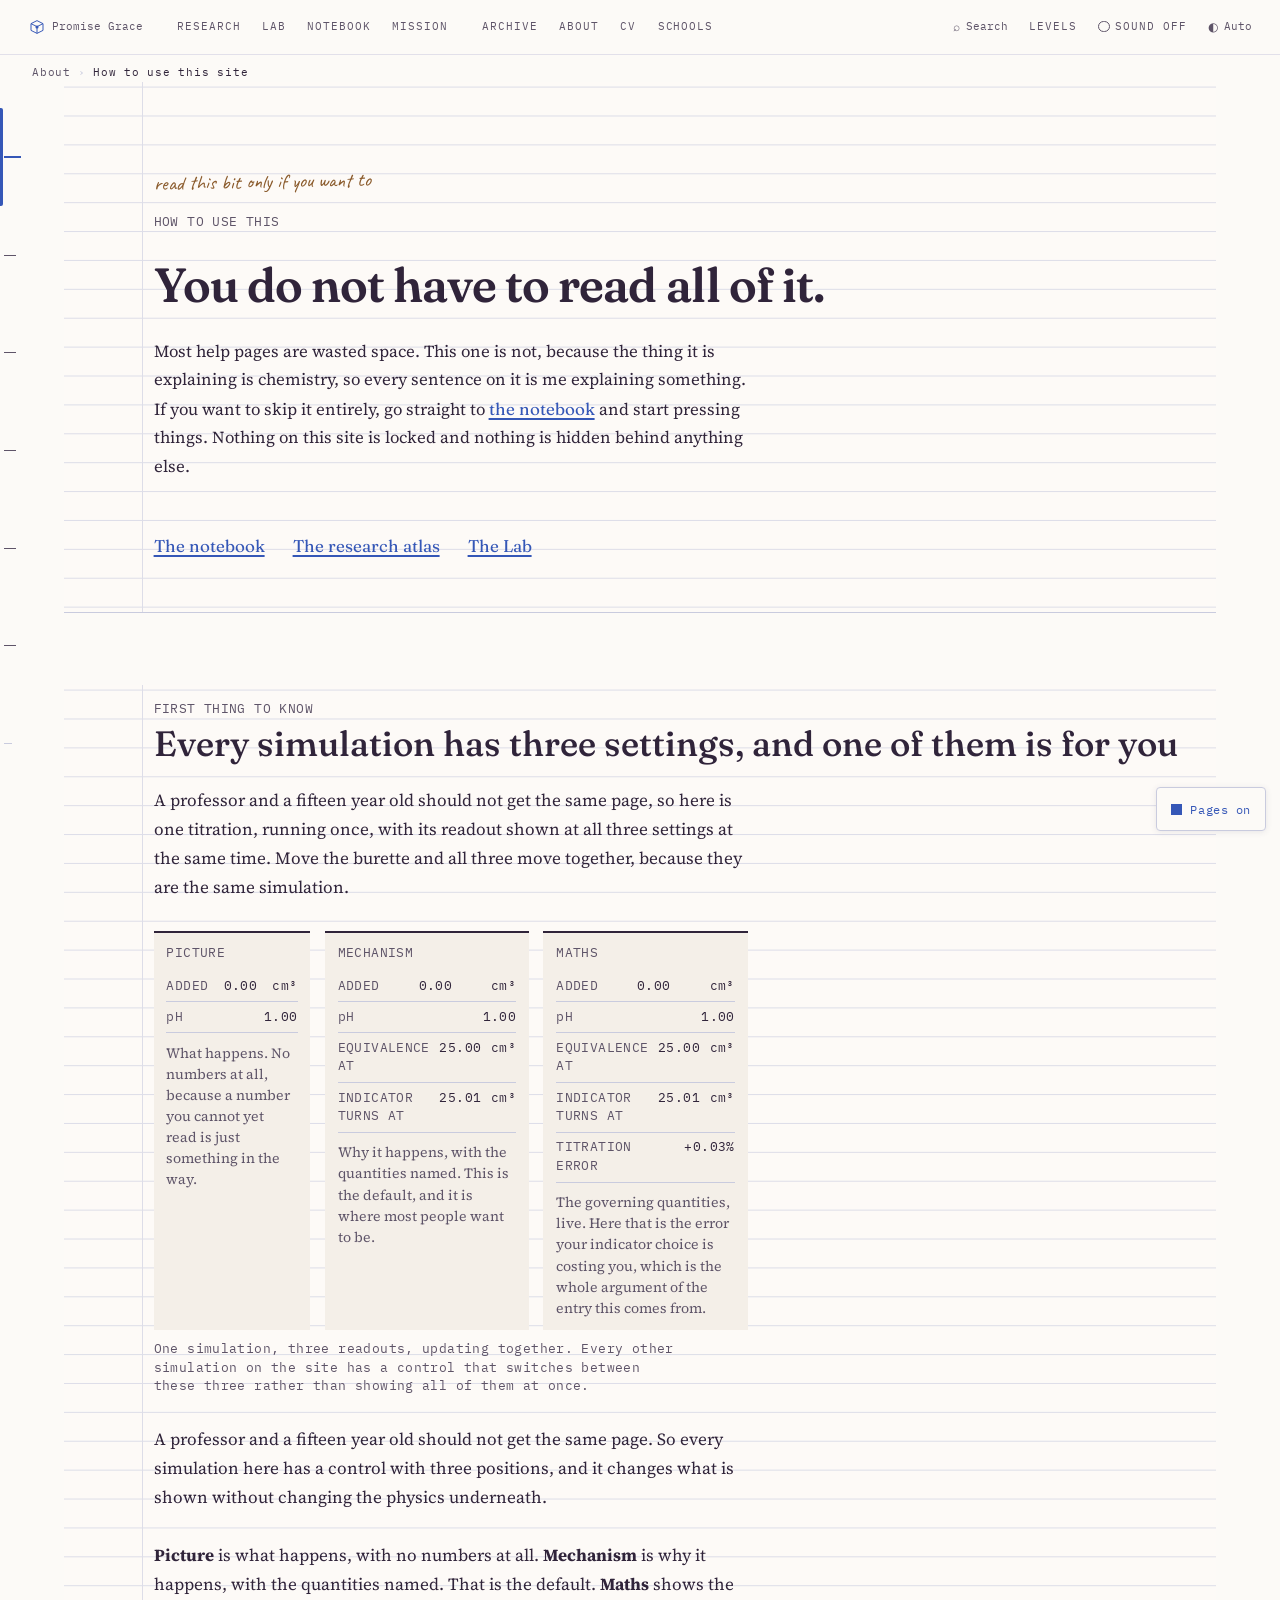
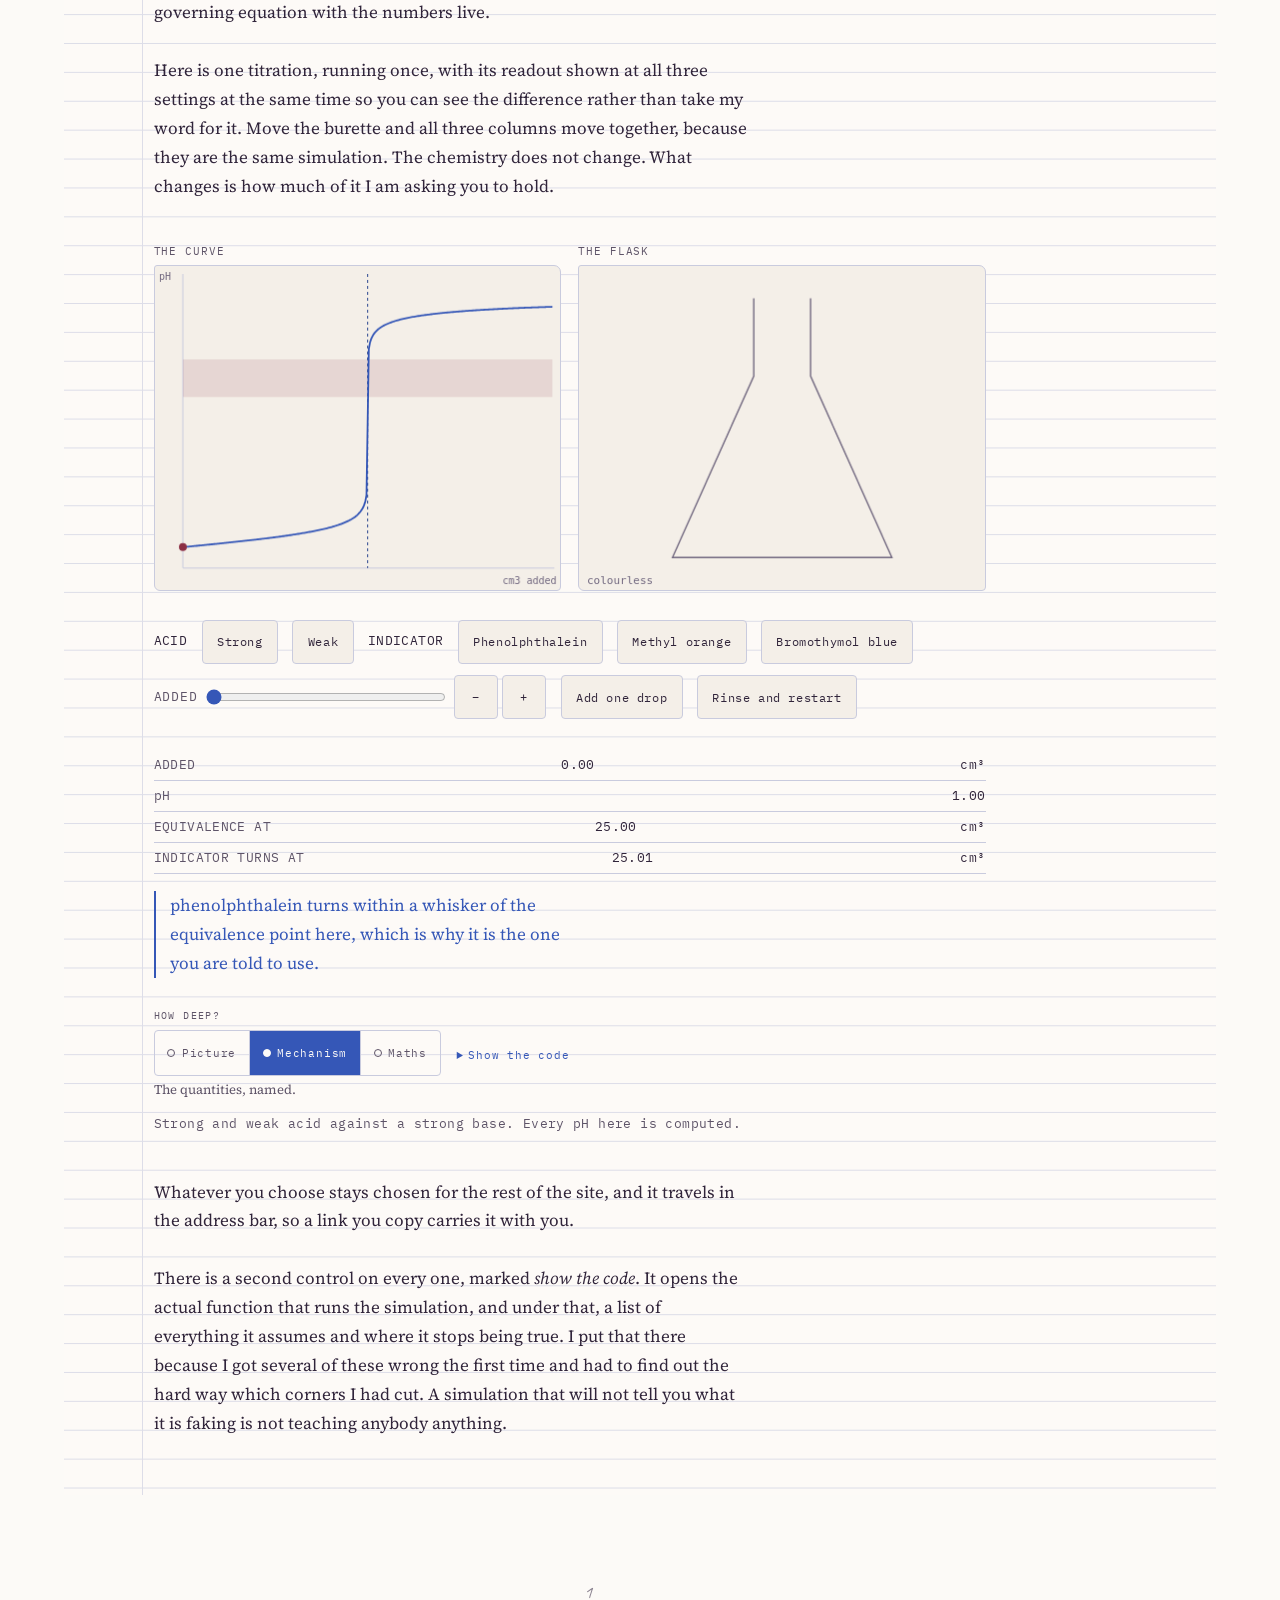
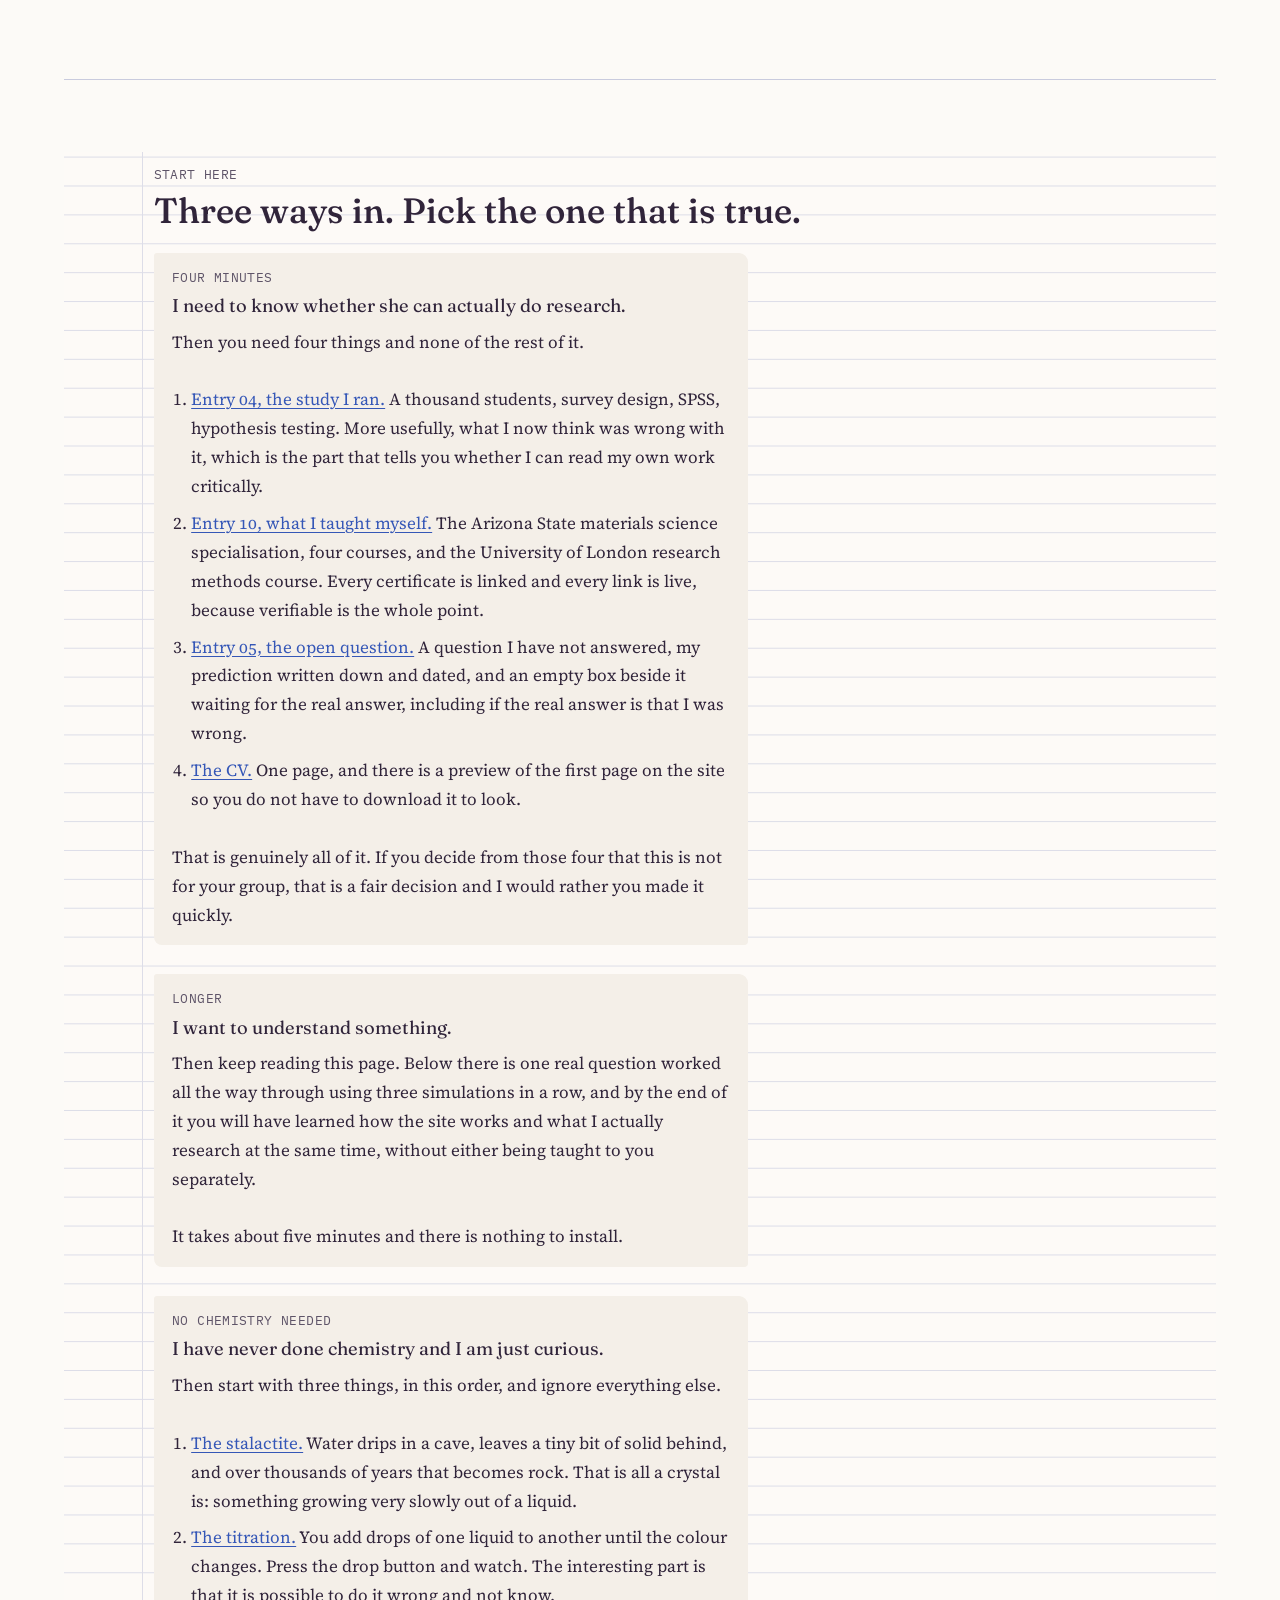
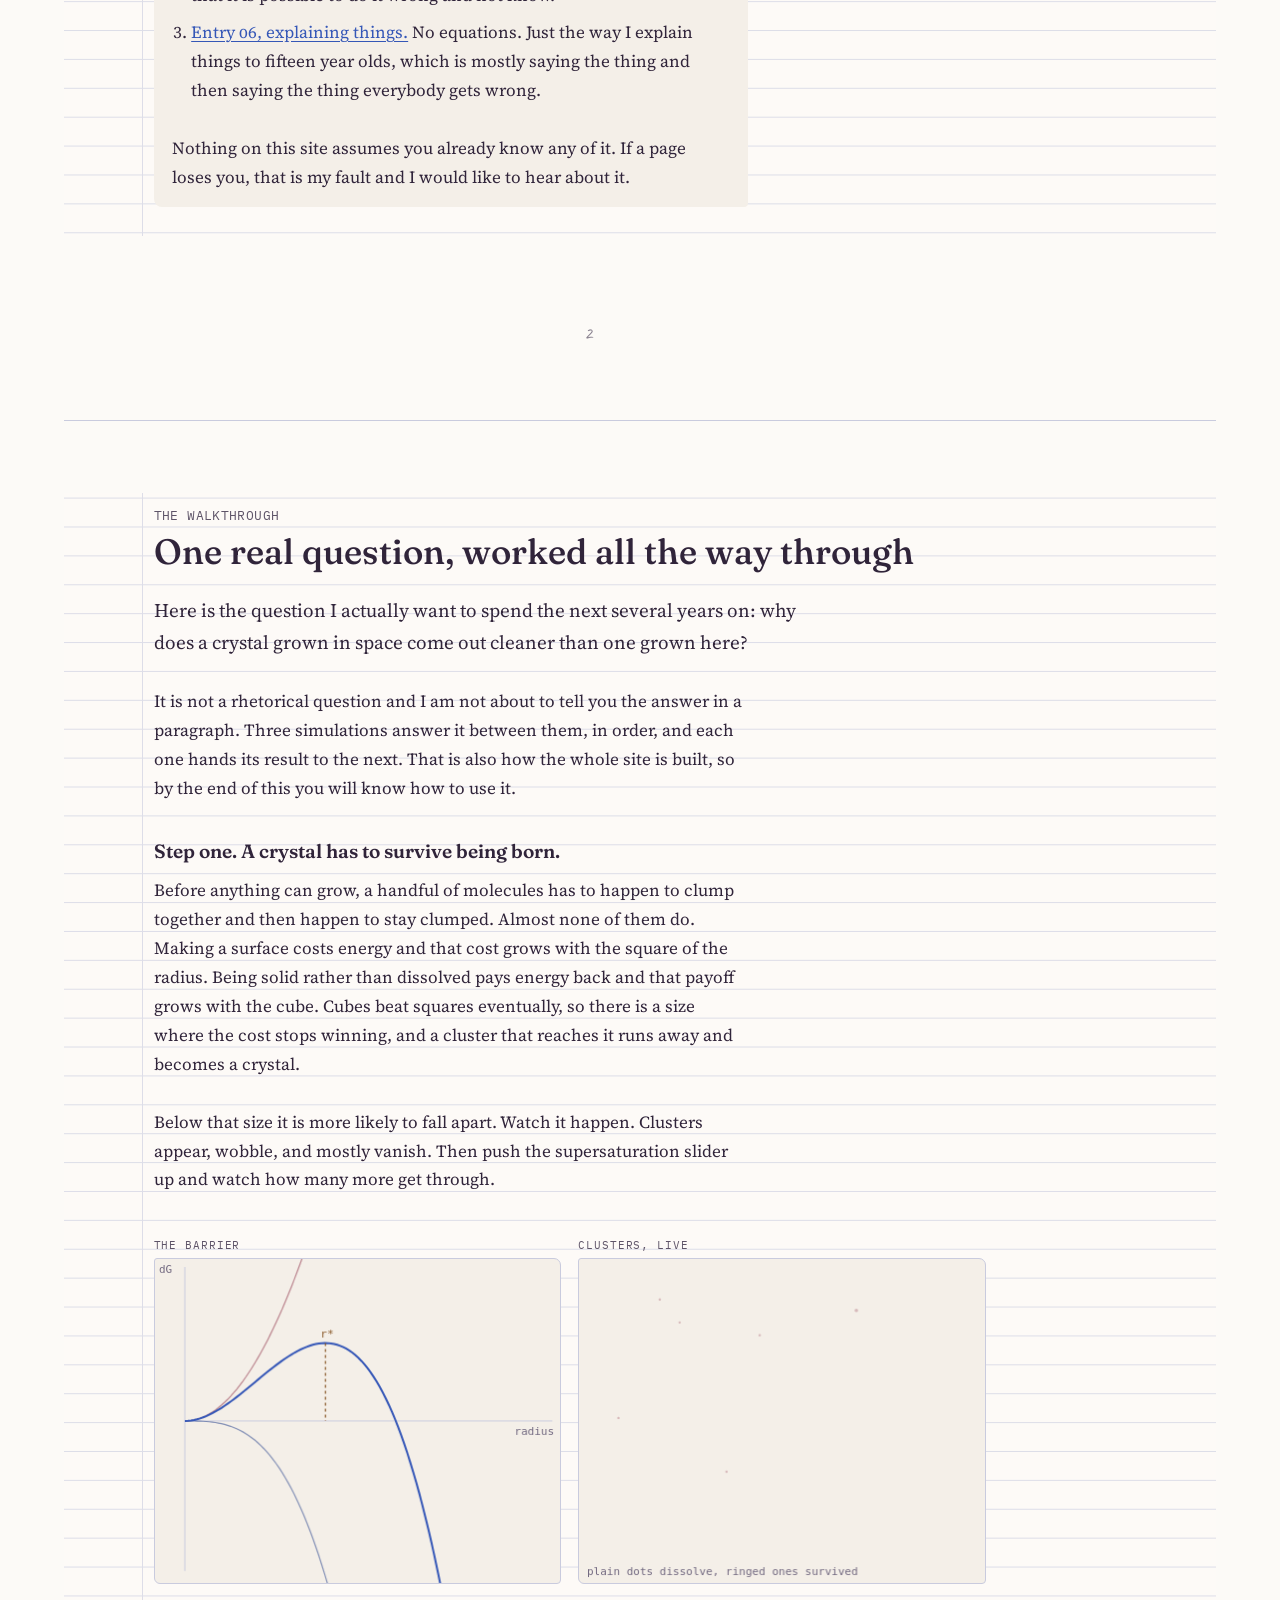
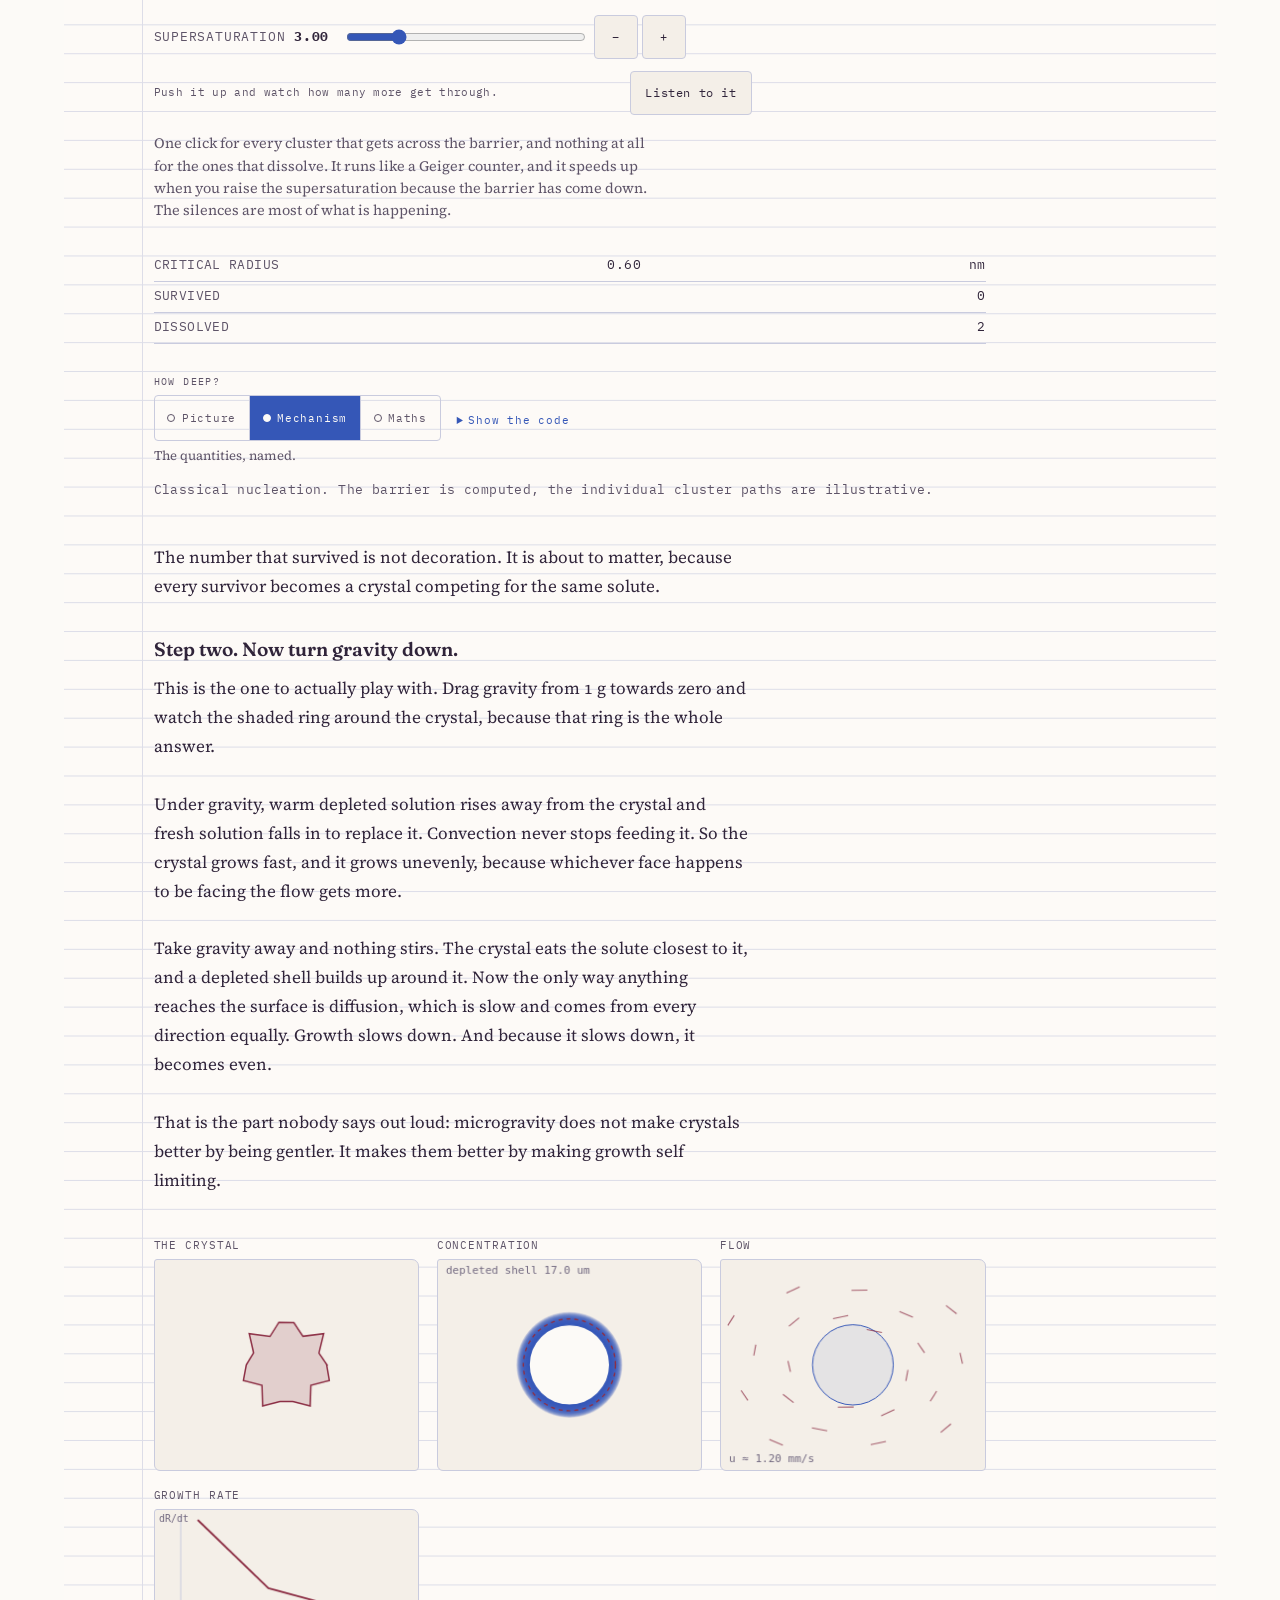
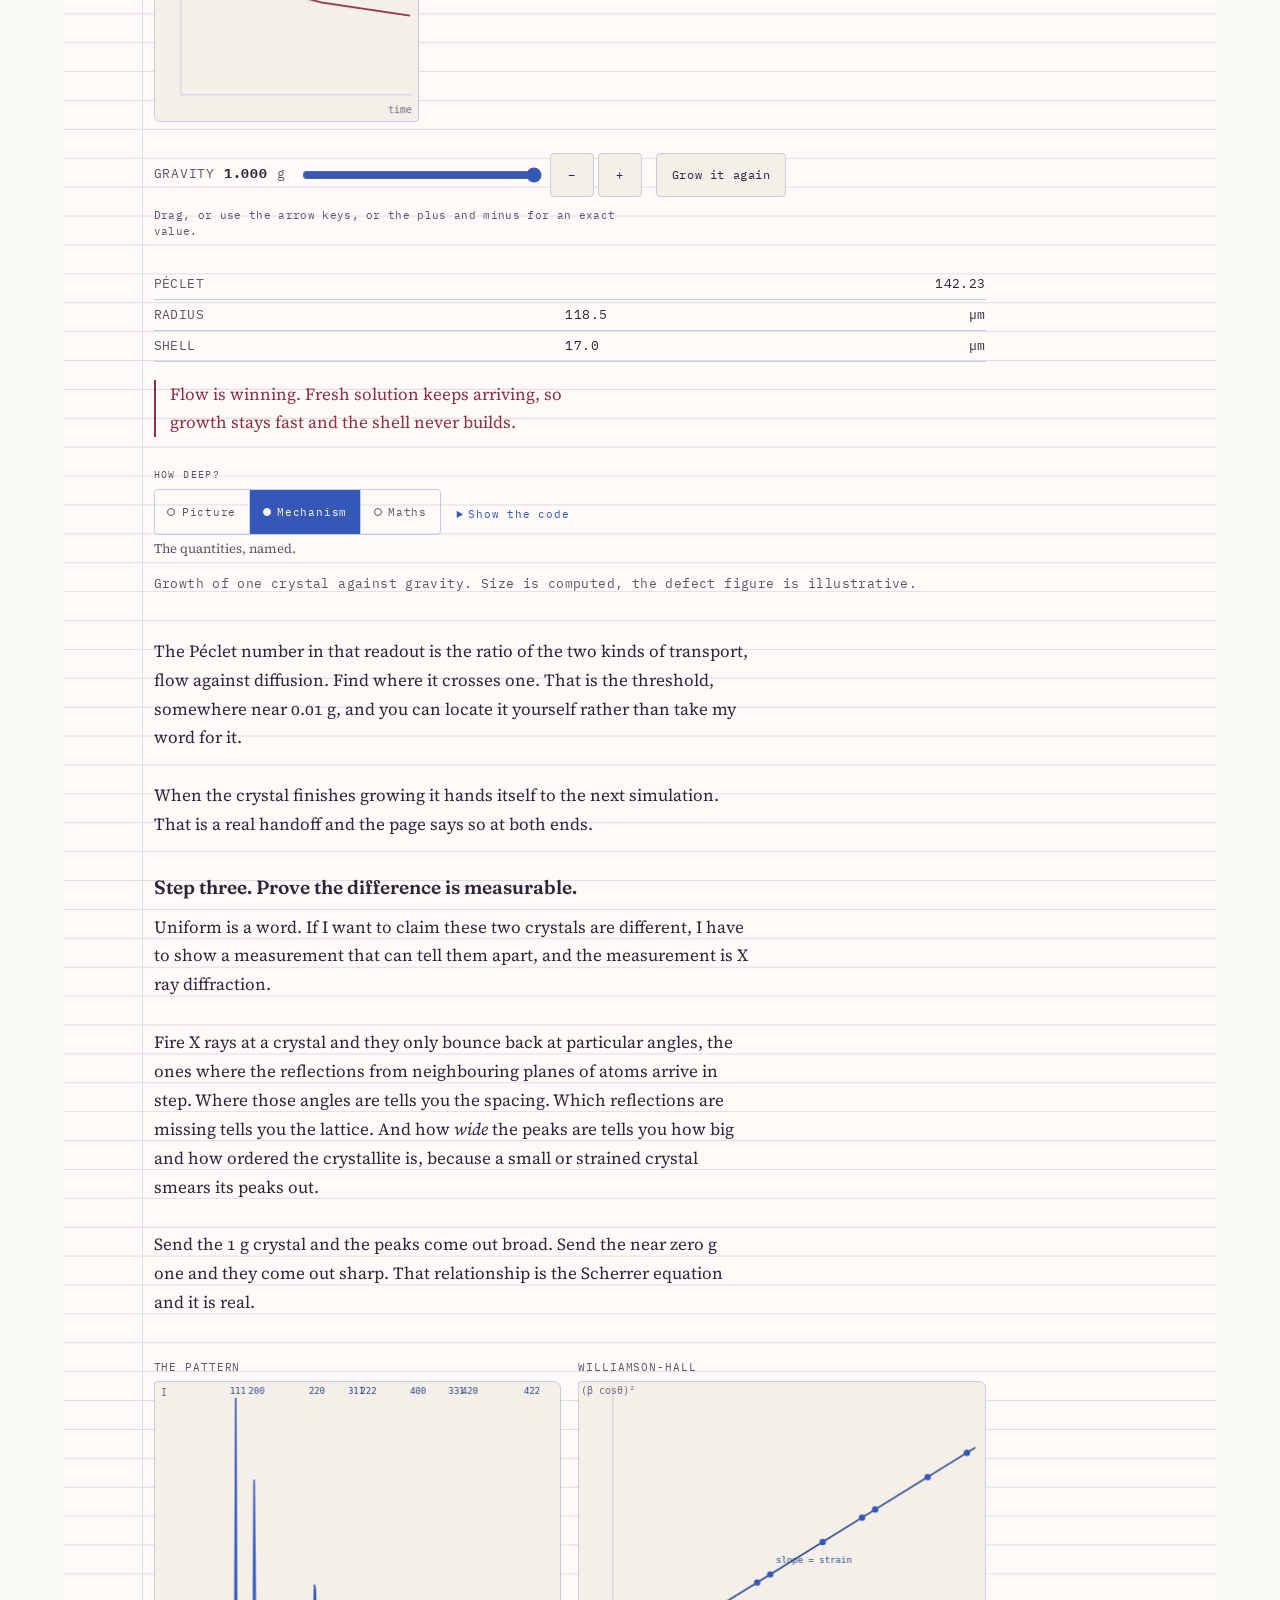
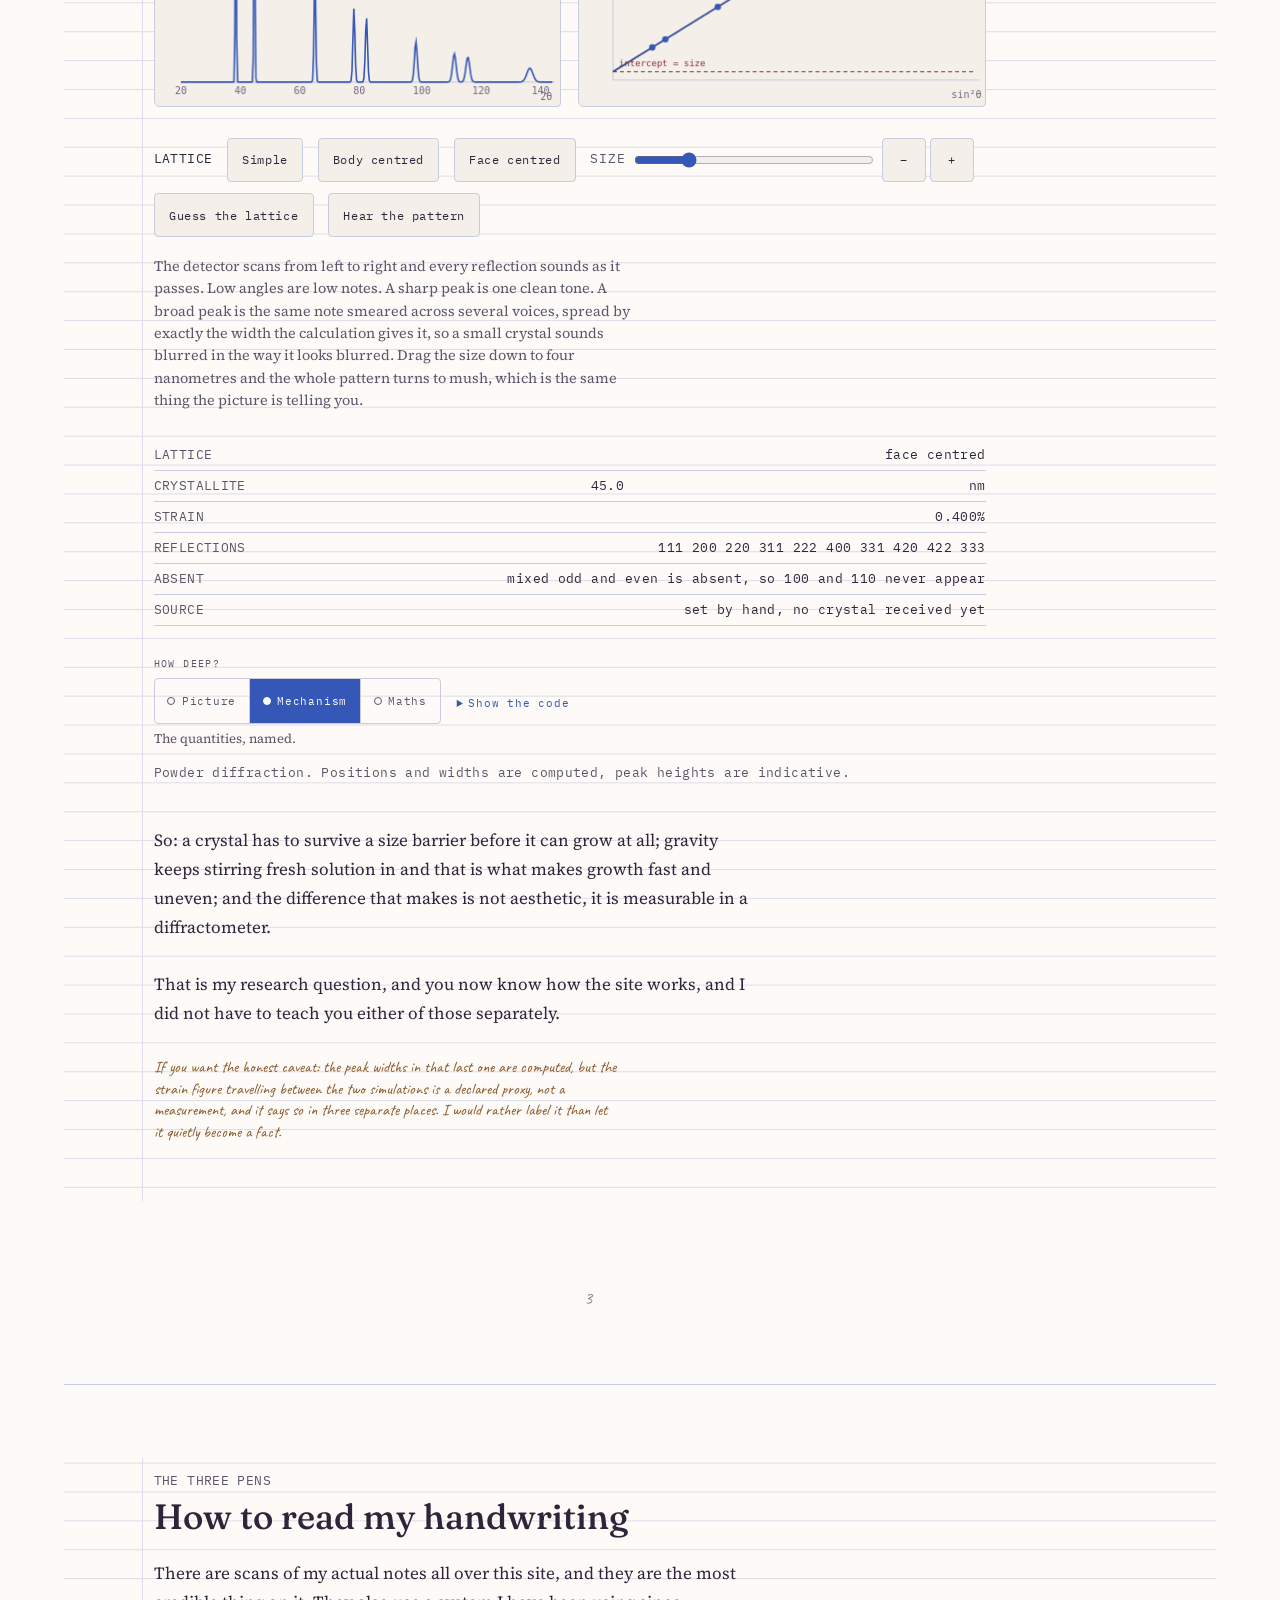
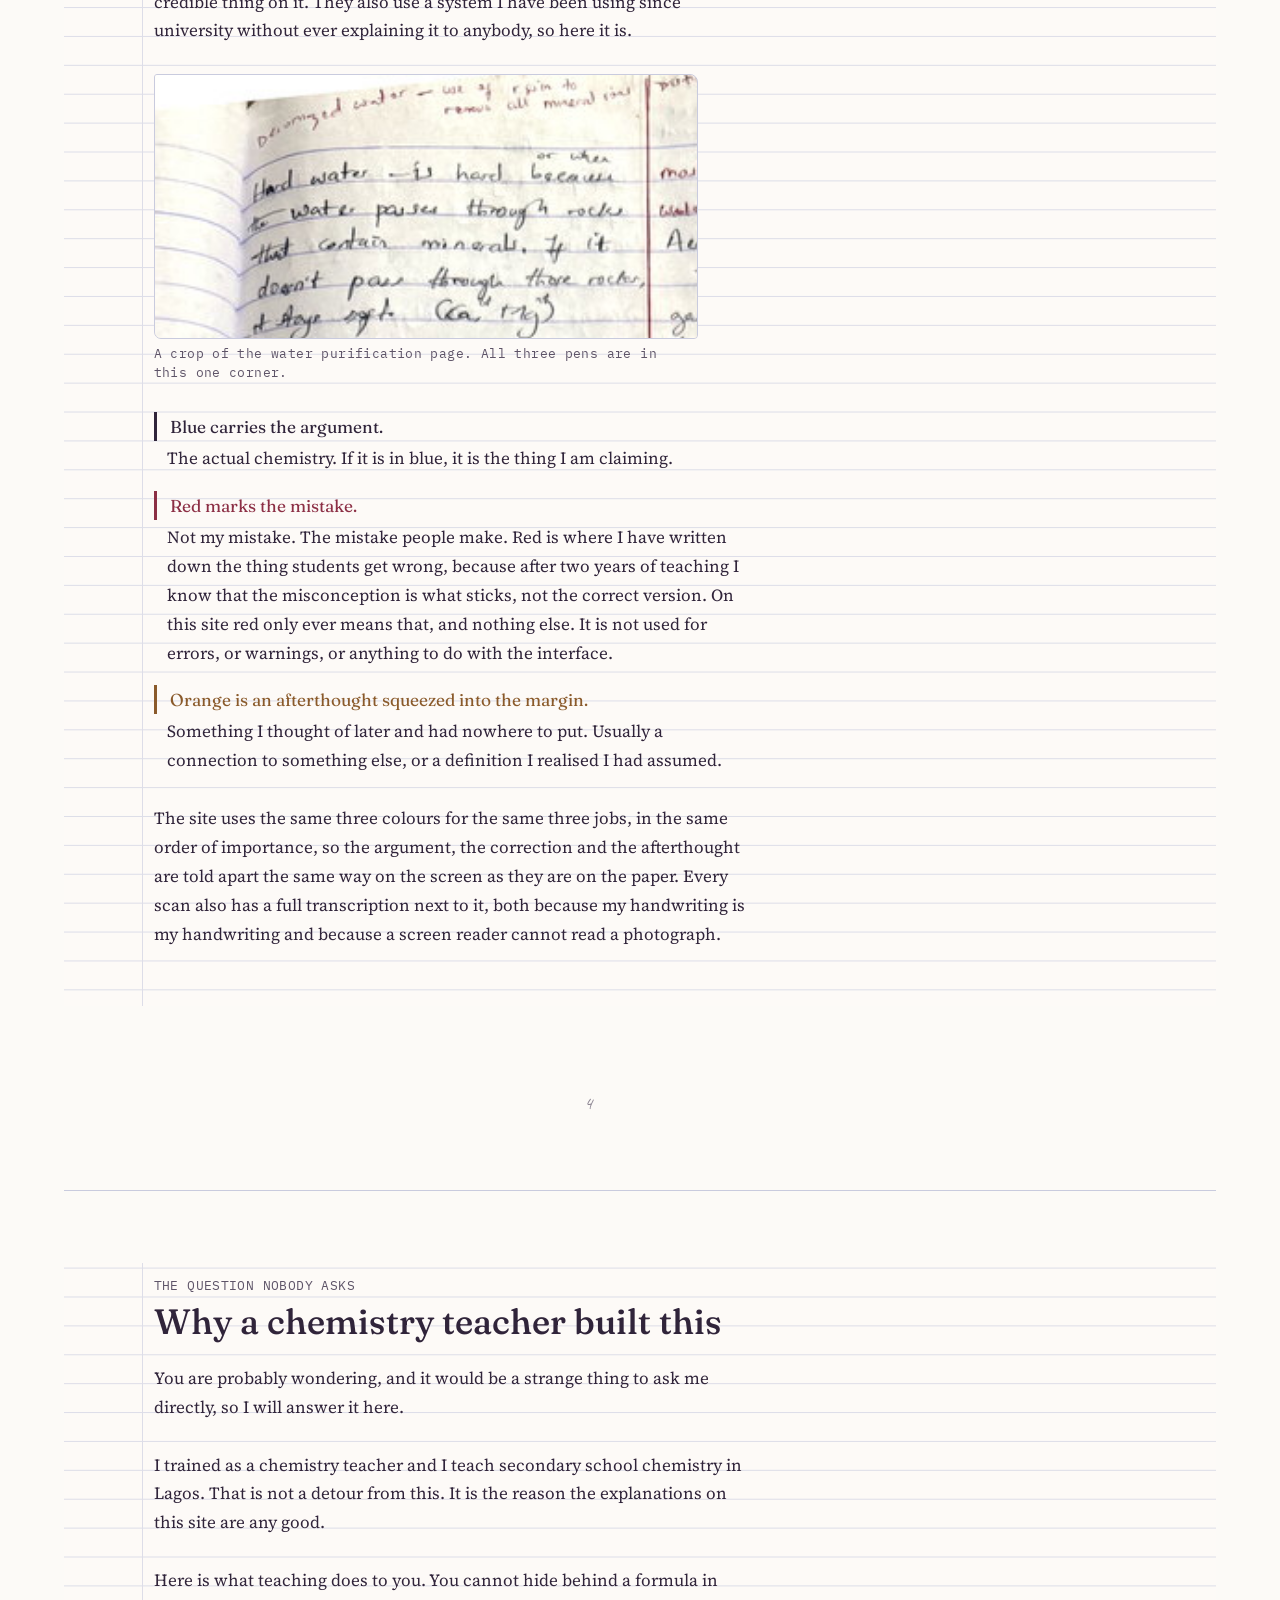
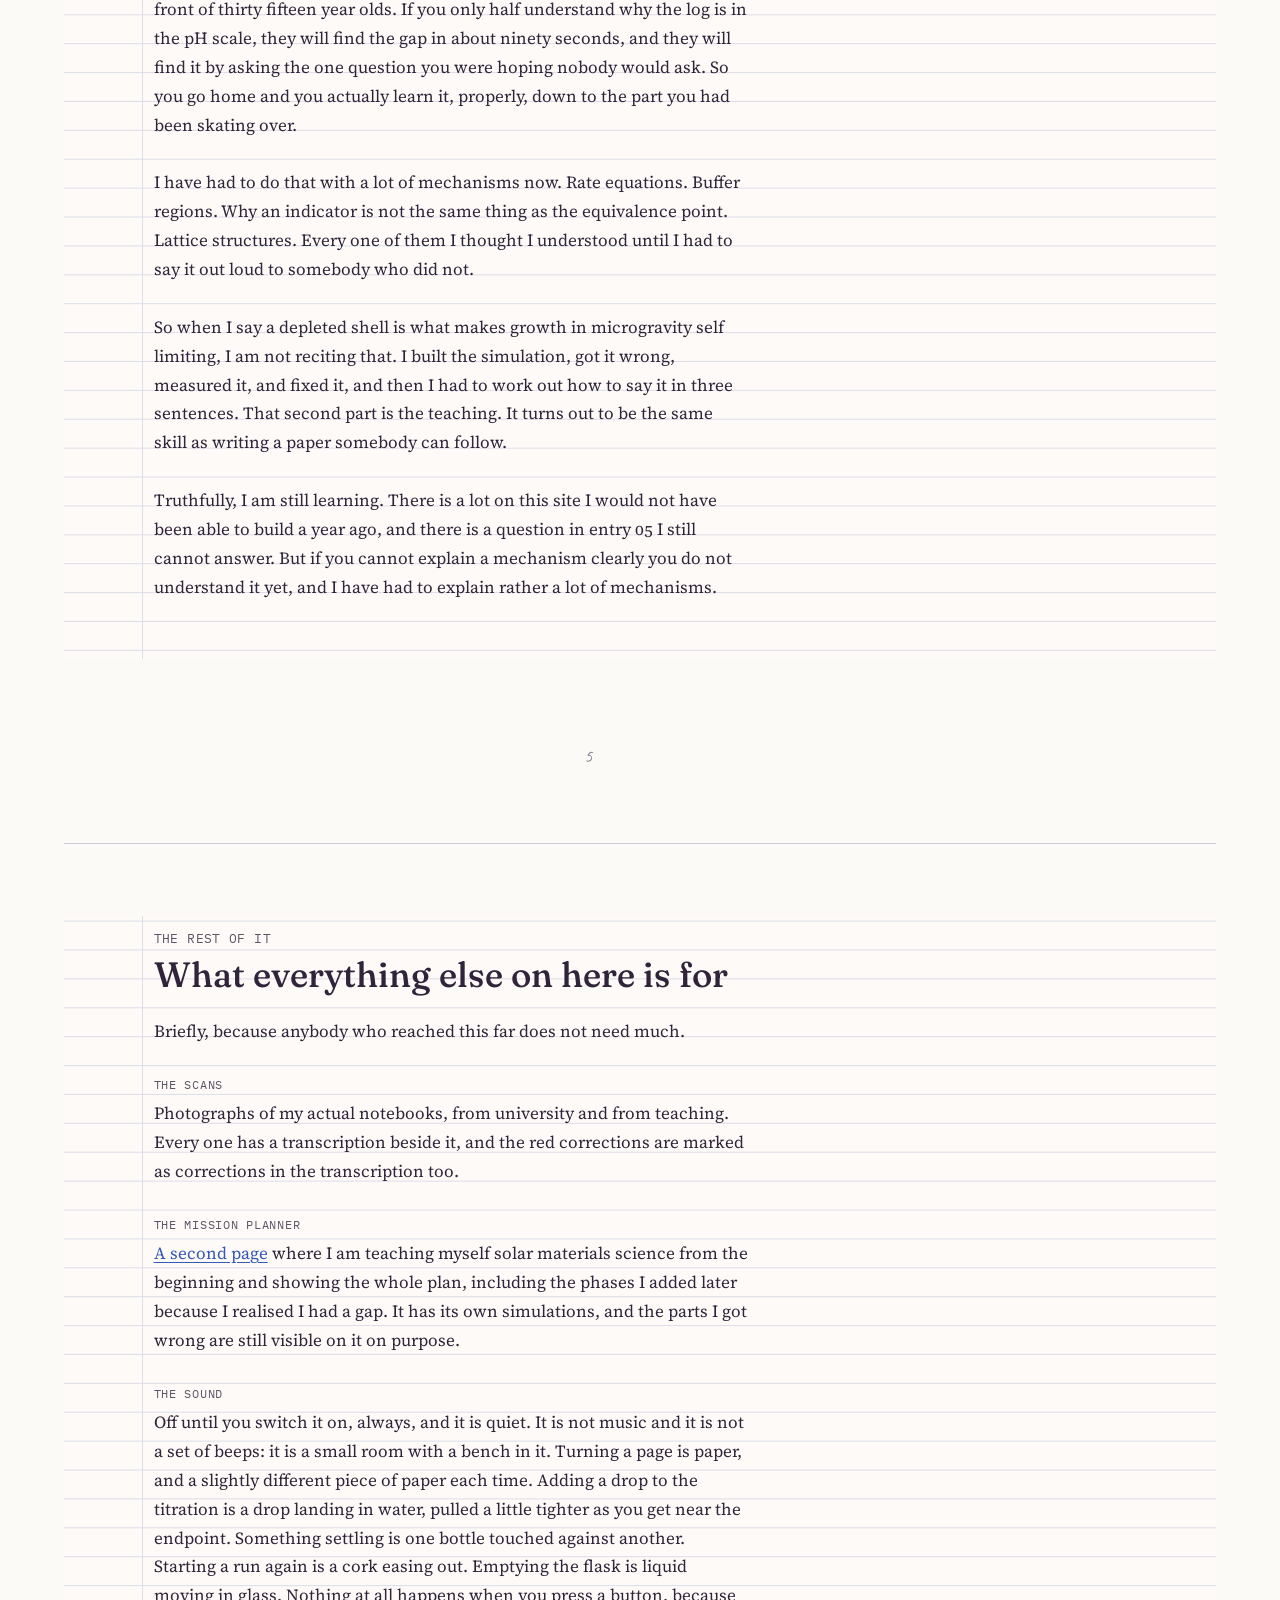
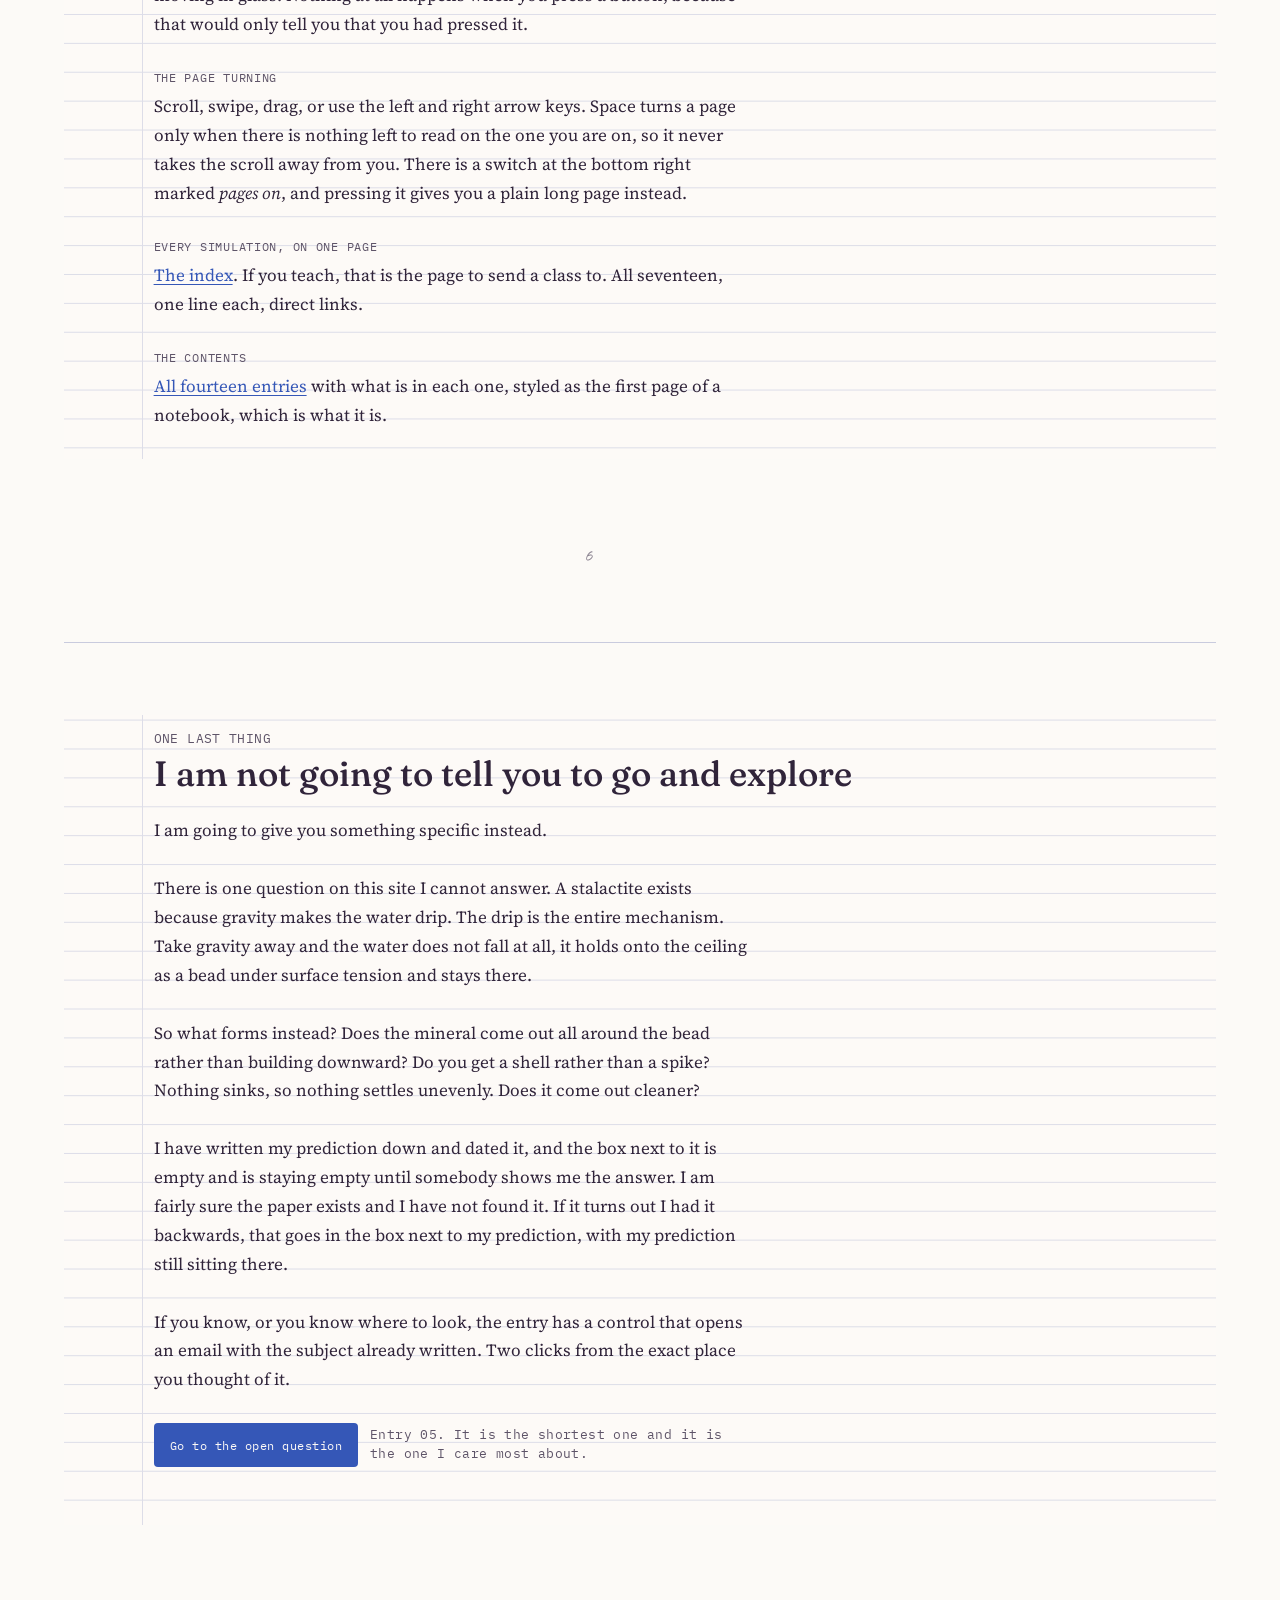
<file: guide.html>
<!DOCTYPE html>
<html lang="en" data-where="" data-crumbs="about > How to use this site"
      data-onward="lab|The Lab|simulations.html|Seventeen instruments, and what each one claims.; notebook:question; research|The research|research.html|One question, and the five areas underneath it.; atlas|The research atlas|contents.html|Four routes through the site, depending on who you are.">
<head>
<meta charset="utf-8">
<meta name="viewport" content="width=device-width, initial-scale=1">
<title>How to use this site · Promise Oluwatosin Grace</title>
<meta name="description" content="Three ways in, depending on how long you have. Then one real question worked through end to end, using three simulations in a row.">

<meta property="og:type" content="website">
<meta property="og:title" content="How to use this site · Promise Oluwatosin Grace">
<meta property="og:description" content="Three ways in, and one real question worked through end to end.">
<meta property="og:image" content="assets/scans/og-card.jpg">
<meta name="twitter:card" content="summary_large_image">

<link rel="preconnect" href="https://fonts.googleapis.com">
<link rel="preconnect" href="https://fonts.gstatic.com" crossorigin>
<link rel="stylesheet" href="https://fonts.googleapis.com/css2?family=Fraunces:opsz,wght@9..144,500;9..144,600&family=Source+Serif+4:opsz,wght@8..60,400;8..60,600&family=Caveat:wght@500&family=IBM+Plex+Mono:wght@400&display=swap">
<link rel="icon" href="favicon.svg" type="image/svg+xml">
<link rel="stylesheet" href="tokens.css">
<link rel="stylesheet" href="styles.css">
<link rel="stylesheet" href="pages.css">
<link rel="stylesheet" href="nav.css">
<script src="theme.js"></script>
</head>
<body class="page-plain page-guide">

<a class="skip" href="#ways">Skip to the three ways in</a>

<main class="sheet">

<section class="cover" id="cover" aria-labelledby="gh">
  <p class="hand margin-note cover-note">read this bit only if you want to</p>
  <p class="mono eyebrow">HOW TO USE THIS</p>

  <h1 class="display" id="gh">You do not have to read all of it.</h1>

  <p class="lede">Most help pages are wasted space. This one is not, because the thing it is
  explaining is chemistry, so every sentence on it is me explaining something. If you want to skip
  it entirely, go straight to <a class="ulink" href="notebook.html">the notebook</a> and start
  pressing things. Nothing on this site is locked and nothing is hidden behind anything else.</p>

  <p class="cover-links">
    <a class="ulink" href="notebook.html">The notebook</a>
    <a class="ulink" href="contents.html">The research atlas</a>
    <a class="ulink" href="simulations.html">The Lab</a>
  </p>
</section>


<!-- ============ 8.3 THE DEPTH CONTROL, first screen ============ -->
<article class="entry" id="depth">
  <div class="entry-main">
    <p class="entry-no mono">FIRST THING TO KNOW</p>
    <h2>Every simulation has three settings, and one of them is for you</h2>

    <p>A professor and a fifteen year old should not get the same page, so here is one titration,
    running once, with its readout shown at all three settings at the same time. Move the burette
    and all three move together, because they are the same simulation.</p>

    <div class="three-levels" data-mirror="titration">
      <div class="level">
        <p class="mono level-tag">PICTURE</p>
        <div class="level-rows"></div>
        <p class="level-say">What happens. No numbers at all, because a number you cannot yet read
        is just something in the way.</p>
      </div>
      <div class="level">
        <p class="mono level-tag">MECHANISM</p>
        <div class="level-rows"></div>
        <p class="level-say">Why it happens, with the quantities named. This is the default, and it
        is where most people want to be.</p>
      </div>
      <div class="level">
        <p class="mono level-tag">MATHS</p>
        <div class="level-rows"></div>
        <p class="level-say">The governing quantities, live. Here that is the error your indicator
        choice is costing you, which is the whole argument of the entry this comes from.</p>
      </div>
    </div>
    <p class="mono figcap-line">One simulation, three readouts, updating together. Every other
    simulation on the site has a control that switches between these three rather than showing all
    of them at once.</p>


    <p>A professor and a fifteen year old should not get the same page. So every simulation here has
    a control with three positions, and it changes what is shown without changing the physics
    underneath.</p>

    <p><strong>Picture</strong> is what happens, with no numbers at all.
    <strong>Mechanism</strong> is why it happens, with the quantities named. That is the default.
    <strong>Maths</strong> shows the governing equation with the numbers live.</p>

    <p>Here is one titration, running once, with its readout shown at all three settings at the same
    time so you can see the difference rather than take my word for it. Move the burette and all
    three columns move together, because they are the same simulation. The chemistry does not
    change. What changes is how much of it I am asking you to hold.</p>

    <figure class="fig" id="fig-titration">
      <div class="lab" data-lab="titration">
        <div class="lab-views">
          <div class="lab-view">
            <p class="mono view-tag">THE CURVE</p>
            <canvas data-view="curve" width="300" height="240"
              aria-label="pH against volume of base added. Nearly flat for most of the titration, then almost vertical at the equivalence point. A shaded band shows the pH range over which the chosen indicator changes colour, so you can see whether it overlaps the steep part or misses it."></canvas>
          </div>
          <div class="lab-view">
            <p class="mono view-tag">THE FLASK</p>
            <canvas data-view="flask" width="300" height="240"
              aria-label="The conical flask, coloured by how far the chosen indicator has turned at the current pH."></canvas>
          </div>
        </div>

        <div class="lab-controls">
          <span class="mono">ACID</span>
          <button type="button" data-acid="strong" aria-pressed="true">Strong</button>
          <button type="button" data-acid="weak" aria-pressed="false">Weak</button>
          <span class="mono">INDICATOR</span>
          <button type="button" data-ind="phenolphthalein" aria-pressed="true">Phenolphthalein</button>
          <button type="button" data-ind="methylorange" aria-pressed="false">Methyl orange</button>
          <button type="button" data-ind="bromothymol" aria-pressed="false">Bromothymol blue</button>
          <span class="slider-row">
            <label class="mono" for="t-vb">ADDED</label>
            <input id="t-vb" type="range" min="0" max="50" step="0.05" value="0" data-vb>
          </span>
          <button type="button" data-act="drop">Add one drop</button>
          <button type="button" data-act="rinse">Rinse and restart</button>
        </div>

        <div class="readout lab-readout">
          <p class="mono readout-line"><span>ADDED</span> <b data-out="vol">0.00</b> cm³</p>
          <p class="mono readout-line"><span>pH</span> <b data-out="ph">1.00</b></p>
          <p class="mono readout-line depth-not-picture"><span>EQUIVALENCE AT</span> <b data-out="equiv">25.00</b> cm³</p>
          <p class="mono readout-line depth-not-picture"><span>INDICATOR TURNS AT</span> <b data-out="endpoint">25.00</b> cm³</p>
          <p class="mono readout-line depth-only-maths"><span>TITRATION ERROR</span> <b data-out="terror">0.00%</b></p>
          <p class="verdict" data-out="tmsg" role="status" aria-live="polite"></p>
        </div>
      </div>

      <div data-chrome class="lab-chrome"></div>

      <p class="nojs-note">Adding base to acid barely changes the pH for most of the way, then
      changes it enormously over about one drop, then flattens off again. That steep part is the
      equivalence point, and it is why one drop too many is so easy and so obvious. An indicator is
      just a dye that changes colour over its own narrow pH range, so it only tells you the truth if
      that range sits inside the steep part. Against a weak acid the equivalence point lands well
      above pH 7, because the salt left behind is itself slightly basic, and an indicator chosen for
      a strong acid will turn far too early and give an answer that is wrong without ever looking
      wrong.</p>
      <figcaption class="mono">Strong and weak acid against a strong base. Every pH here is computed.</figcaption>
    </figure>

    <p>Whatever you choose stays chosen for the rest of the site, and it travels in the address bar,
    so a link you copy carries it with you.</p>

    <p>There is a second control on every one, marked <em>show the code</em>. It opens the actual
    function that runs the simulation, and under that, a list of everything it assumes and where it
    stops being true. I put that there because I got several of these wrong the first time and had
    to find out the hard way which corners I had cut. A simulation that will not tell you what it is
    faking is not teaching anybody anything.</p>
  </div>
</article>


<!-- ============ 8.1 THREE WAYS IN ============ -->
<article class="entry" id="ways">
  <div class="entry-main">
    <p class="entry-no mono">START HERE</p>
    <h2>Three ways in. Pick the one that is true.</h2>

    <div class="ways">
      <div class="way">
        <p class="mono way-tag">FOUR MINUTES</p>
        <p class="way-head">I need to know whether she can actually do research.</p>
        <p>Then you need four things and none of the rest of it.</p>
        <ol class="way-list">
          <li><a href="notebook.html#the-study">Entry 04, the study I ran.</a> A thousand students,
          survey design, SPSS, hypothesis testing. More usefully, what I now think was wrong with
          it, which is the part that tells you whether I can read my own work critically.</li>
          <li><a href="notebook.html#training">Entry 10, what I taught myself.</a> The Arizona State
          materials science specialisation, four courses, and the University of London research
          methods course. Every certificate is linked and every link is live, because verifiable is
          the whole point.</li>
          <li><a href="notebook.html#stalactite">Entry 05, the open question.</a> A question I have
          not answered, my prediction written down and dated, and an empty box beside it waiting
          for the real answer, including if the real answer is that I was wrong.</li>
          <li><a href="assets/promise-grace-research-cv.pdf" download="Promise Grace Research CV.pdf">The CV.</a>
          One page, and there is a preview of the first page on the site so you do not have to
          download it to look.</li>
        </ol>
        <p>That is genuinely all of it. If you decide from those four that this is not for your
        group, that is a fair decision and I would rather you made it quickly.</p>
      </div>

      <div class="way">
        <p class="mono way-tag">LONGER</p>
        <p class="way-head">I want to understand something.</p>
        <p>Then keep reading this page. Below there is one real question worked all the way through
        using three simulations in a row, and by the end of it you will have learned how the site
        works and what I actually research at the same time, without either being taught to you
        separately.</p>
        <p>It takes about five minutes and there is nothing to install.</p>
      </div>

      <div class="way">
        <p class="mono way-tag">NO CHEMISTRY NEEDED</p>
        <p class="way-head">I have never done chemistry and I am just curious.</p>
        <p>Then start with three things, in this order, and ignore everything else.</p>
        <ol class="way-list">
          <li><a href="notebook.html#fig-stal">The stalactite.</a> Water drips in a cave, leaves a
          tiny bit of solid behind, and over thousands of years that becomes rock. That is all a
          crystal is: something growing very slowly out of a liquid.</li>
          <li><a href="notebook.html#fig-titration">The titration.</a> You add drops of one liquid to
          another until the colour changes. Press the drop button and watch. The interesting part
          is that it is possible to do it wrong and not know.</li>
          <li><a href="notebook.html#explaining">Entry 06, explaining things.</a> No equations. Just
          the way I explain things to fifteen year olds, which is mostly saying the thing and then
          saying the thing everybody gets wrong.</li>
        </ol>
        <p>Nothing on this site assumes you already know any of it. If a page loses you, that is my
        fault and I would like to hear about it.</p>
      </div>
    </div>
  </div>
</article>




<!-- ============ 8.2 THE WALKTHROUGH ============ -->
<article class="entry" id="walkthrough">
  <div class="entry-main">
    <p class="entry-no mono">THE WALKTHROUGH</p>
    <h2>One real question, worked all the way through</h2>

    <p class="lede">Here is the question I actually want to spend the next several years on: why
    does a crystal grown in space come out cleaner than one grown here?</p>

    <p>It is not a rhetorical question and I am not about to tell you the answer in a paragraph.
    Three simulations answer it between them, in order, and each one hands its result to the next.
    That is also how the whole site is built, so by the end of this you will know how to use it.</p>

    <h3>Step one. A crystal has to survive being born.</h3>

    <p>Before anything can grow, a handful of molecules has to happen to clump together and then
    happen to stay clumped. Almost none of them do. Making a surface costs energy and that cost
    grows with the square of the radius. Being solid rather than dissolved pays energy back and that
    payoff grows with the cube. Cubes beat squares eventually, so there is a size where the cost
    stops winning, and a cluster that reaches it runs away and becomes a crystal.</p>

    <p>Below that size it is more likely to fall apart. Watch it happen. Clusters appear, wobble,
    and mostly vanish. Then push the supersaturation slider up and watch how many more get through.</p>

    <figure class="fig" id="fig-nucleation">
      <div class="lab" data-lab="nucleation">
        <div class="lab-views">
          <div class="lab-view">
            <p class="mono view-tag">THE BARRIER</p>
            <canvas data-view="energy" width="300" height="240"
              aria-label="Free energy against cluster radius. Surface cost rises as radius squared, bulk payoff falls as radius cubed, and their sum peaks at the critical radius. Raising supersaturation moves that peak left and lowers it."></canvas>
          </div>
          <div class="lab-view">
            <p class="mono view-tag">CLUSTERS, LIVE</p>
            <canvas data-view="field" width="300" height="240"
              aria-label="Clusters appearing at random. Most shrink and vanish. Occasionally one crosses the critical radius and runs away, and those are marked as survivors."></canvas>
          </div>
        </div>

        <div class="lab-controls">
          <label class="mono" for="s-slider">SUPERSATURATION <b data-out="s">3</b></label>
          <span class="slider-row">
            <input id="s-slider" type="range" min="1.2" max="10" step="0.05" value="3" data-s>
          </span>
          <p class="mono quiet">Push it up and watch how many more get through.</p>

          <button type="button" class="listen-btn" data-listen="nucleation" aria-pressed="false">
            <span data-listen-label>Listen to it</span>
          </button>
          <p class="listen-what" data-listen-desc="nucleation">One click for every cluster that gets
          across the barrier, and nothing at all for the ones that dissolve. It runs like a Geiger
          counter, and it speeds up when you raise the supersaturation because the barrier has come
          down. The silences are most of what is happening.</p>
        </div>

        <div class="readout lab-readout">
          <p class="mono readout-line depth-not-picture"><span>CRITICAL RADIUS</span> <b data-out="rstar">0</b> nm</p>
          <p class="mono readout-line depth-only-maths"><span>BARRIER</span> <b data-out="barrier">0</b> kT</p>
          <p class="mono readout-line depth-only-maths"><span>RATE J</span> <b data-out="rate">0</b> per m³s</p>
          <p class="mono readout-line"><span>SURVIVED</span> <b data-out="survived">0</b></p>
          <p class="mono readout-line depth-not-picture"><span>DISSOLVED</span> <b data-out="died">0</b></p>
        </div>
      </div>

      <div data-chrome class="lab-chrome"></div>

      <p class="nojs-note">A cluster of molecules has two things happening to it at once. Making a
      surface costs energy and that cost grows with the square of the radius. Being solid rather
      than dissolved pays energy back and that payoff grows with the cube. Cubes beat squares
      eventually, so there is a radius, the critical radius, where the cost stops winning. Below it
      a cluster is more likely to dissolve than to grow. Above it, it runs away. Clusters appear and
      vanish constantly, and nucleation is just the rare one that gets across.</p>
      <figcaption class="mono">Classical nucleation. The barrier is computed, the individual cluster paths are illustrative.</figcaption>
    </figure>

    <p>The number that survived is not decoration. It is about to matter, because every survivor
    becomes a crystal competing for the same solute.</p>

    <h3>Step two. Now turn gravity down.</h3>

    <p>This is the one to actually play with. Drag gravity from 1 g towards zero and watch the
    shaded ring around the crystal, because that ring is the whole answer.</p>

    <p>Under gravity, warm depleted solution rises away from the crystal and fresh solution falls in
    to replace it. Convection never stops feeding it. So the crystal grows fast, and it grows
    unevenly, because whichever face happens to be facing the flow gets more.</p>

    <p>Take gravity away and nothing stirs. The crystal eats the solute closest to it, and a
    depleted shell builds up around it. Now the only way anything reaches the surface is diffusion,
    which is slow and comes from every direction equally. Growth slows down. And because it slows
    down, it becomes even.</p>

    <p>That is the part nobody says out loud: microgravity does not make crystals better by being
    gentler. It makes them better by making growth self limiting.</p>

    <figure class="fig" id="fig-crystal">
      <div class="lab" data-lab="crystal">
        <div class="lab-views">
          <div class="lab-view">
            <p class="mono view-tag">THE CRYSTAL</p>
            <canvas data-view="crystal" width="300" height="240"
              aria-label="The growing crystal. At high gravity its faces come out uneven. As gravity falls it grows smooth and even."></canvas>
          </div>
          <div class="lab-view">
            <p class="mono view-tag">CONCENTRATION</p>
            <canvas data-view="conc" width="300" height="240"
              aria-label="Solute concentration around the crystal. A depleted shell builds up as gravity falls, shown as a dashed ring that grows thicker."></canvas>
          </div>
          <div class="lab-view depth-not-picture">
            <p class="mono view-tag">FLOW</p>
            <canvas data-view="flow" width="300" height="240"
              aria-label="Convection around the crystal. Strong at full gravity, and it disappears as gravity is reduced."></canvas>
          </div>
          <div class="lab-view depth-not-picture">
            <p class="mono view-tag">GROWTH RATE</p>
            <canvas data-view="rate" width="300" height="240"
              aria-label="Growth rate against time. Under gravity it stays high. Without it the rate falls away as the crystal feeds itself more slowly."></canvas>
          </div>
        </div>

        <div class="lab-controls">
          <label class="mono" for="g-slider">GRAVITY <b data-out="g">1</b> g</label>
          <span class="slider-row">
            <input id="g-slider" type="range" min="0" max="1" step="0.001" value="1" data-g
              aria-describedby="g-help">
          </span>
          <button type="button" data-act="replay">Grow it again</button>
          <p class="mono quiet" id="g-help">Drag, or use the arrow keys, or the plus and minus for an exact value.</p>
        </div>

        <div class="readout lab-readout">
          <p class="mono readout-line depth-not-picture"><span>PÉCLET</span> <b data-out="pe">0</b></p>
          <p class="mono readout-line depth-only-maths"><span>SHERWOOD</span> <b data-out="sh">1</b></p>
          <p class="mono readout-line"><span>RADIUS</span> <b data-out="r">12</b> µm</p>
          <p class="mono readout-line depth-only-maths"><span>dR/dt</span> <b data-out="rate">0</b> µm/s</p>
          <p class="mono readout-line depth-not-picture"><span>SHELL</span> <b data-out="shell">0</b> µm</p>
          <p class="verdict" data-out="verdict" role="status" aria-live="polite"></p>
        </div>
      </div>

      <div data-chrome class="lab-chrome"></div>

      <p class="nojs-note">Move gravity from 1 g down towards zero and the reason for the difference
      appears. Under gravity, convection keeps sweeping fresh solution past the crystal, so it grows
      fast and unevenly. Take gravity away and nothing stirs, so a depleted shell builds up around
      the crystal, growth slows, and because it is now limited by how fast solute can diffuse in, it
      becomes steady and even. The Péclet number is the ratio of the two kinds of transport, and the
      change happens as it passes one.</p>
      <figcaption class="mono">Growth of one crystal against gravity. Size is computed, the defect figure is illustrative.</figcaption>
    </figure>

    <p>The Péclet number in that readout is the ratio of the two kinds of transport, flow against
    diffusion. Find where it crosses one. That is the threshold, somewhere near 0.01 g, and you can
    locate it yourself rather than take my word for it.</p>

    <p>When the crystal finishes growing it hands itself to the next simulation. That is a real
    handoff and the page says so at both ends.</p>

    <h3>Step three. Prove the difference is measurable.</h3>

    <p>Uniform is a word. If I want to claim these two crystals are different, I have to show a
    measurement that can tell them apart, and the measurement is X ray diffraction.</p>

    <p>Fire X rays at a crystal and they only bounce back at particular angles, the ones where the
    reflections from neighbouring planes of atoms arrive in step. Where those angles are tells you
    the spacing. Which reflections are missing tells you the lattice. And how <em>wide</em> the
    peaks are tells you how big and how ordered the crystallite is, because a small or strained
    crystal smears its peaks out.</p>

    <p>Send the 1 g crystal and the peaks come out broad. Send the near zero g one and they come out
    sharp. That relationship is the Scherrer equation and it is real.</p>

    <figure class="fig" id="fig-diffraction">
      <div class="lab" data-lab="diffraction">
        <div class="lab-views">
          <div class="lab-view">
            <p class="mono view-tag">THE PATTERN</p>
            <canvas data-view="pattern" width="300" height="240"
              aria-label="A powder diffraction pattern, intensity against two theta. Peaks sit at the angles Bragg's law allows for the chosen lattice, and reflections forbidden by that lattice are missing entirely. Smaller crystals give broader peaks."></canvas>
          </div>
          <div class="lab-view depth-not-picture">
            <p class="mono view-tag">WILLIAMSON-HALL</p>
            <canvas data-view="wh" width="300" height="240"
              aria-label="Beta cos theta plotted against sin theta. The intercept of the fitted line gives the crystallite size and its slope gives the strain, which is how the two kinds of broadening are told apart."></canvas>
          </div>
        </div>

        <div class="lab-controls">
          <span class="mono">LATTICE</span>
          <button type="button" data-lattice="P" aria-pressed="false">Simple</button>
          <button type="button" data-lattice="I" aria-pressed="false">Body centred</button>
          <button type="button" data-lattice="F" aria-pressed="true">Face centred</button>
          <span class="slider-row">
            <label class="mono" for="d-size">SIZE</label>
            <input id="d-size" type="range" min="4" max="200" step="1" value="45" data-size>
          </span>
          <button type="button" data-act="quiz">Guess the lattice</button>
          <button type="button" class="listen-btn" data-listen="diffraction">
            <span data-listen-label>Hear the pattern</span>
          </button>
          <p class="listen-what" data-listen-desc="diffraction">The detector scans from left to
          right and every reflection sounds as it passes. Low angles are low notes. A sharp peak is
          one clean tone. A broad peak is the same note smeared across several voices, spread by
          exactly the width the calculation gives it, so a small crystal sounds blurred in the way
          it looks blurred. Drag the size down to four nanometres and the whole pattern turns to
          mush, which is the same thing the picture is telling you.</p>
        </div>

        <div class="readout lab-readout">
          <p class="mono readout-line"><span>LATTICE</span> <b data-out="lattice">face centred</b></p>
          <p class="mono readout-line"><span>CRYSTALLITE</span> <b data-out="size">45</b> nm</p>
          <p class="mono readout-line depth-not-picture"><span>STRAIN</span> <b data-out="strain">0.400%</b></p>
          <p class="mono readout-line depth-not-picture"><span>REFLECTIONS</span> <b data-out="peaks"></b></p>
          <p class="mono readout-line depth-not-picture"><span>ABSENT</span> <b data-out="absent"></b></p>
          <p class="mono readout-line depth-only-maths"><span>SIZE FROM W-H</span> <b data-out="whsize"></b> nm</p>
          <p class="mono readout-line depth-only-maths"><span>STRAIN FROM W-H</span> <b data-out="whstrain"></b></p>
          <p class="mono readout-line quiet"><span>SOURCE</span> <b data-out="origin"></b></p>
          <p class="verdict" data-out="quiz" role="status" aria-live="polite"></p>
        </div>
      </div>

      <div data-chrome class="lab-chrome"></div>

      <p class="nojs-note">A crystal is a repeating grid, and X rays scattering off it only add up
      at particular angles, which is Bragg's law. Where the peaks sit tells you the spacing. Which
      peaks are missing tells you the lattice, because some reflections cancel out exactly. And how
      wide the peaks are tells you two separate things at once: small crystals broaden every peak,
      and internal strain broadens the ones at high angle much more than the ones at low angle.
      Because those two do not scale together, plotting the width against angle pulls them apart.
      Below both of them sits the instrument's own width, which is why you can never read a size
      straight off a single peak.</p>
      <figcaption class="mono">Powder diffraction. Positions and widths are computed, peak heights are indicative.</figcaption>
    </figure>

    <p>So: a crystal has to survive a size barrier before it can grow at all; gravity keeps stirring
    fresh solution in and that is what makes growth fast and uneven; and the difference that makes
    is not aesthetic, it is measurable in a diffractometer.</p>

    <p>That is my research question, and you now know how the site works, and I did not have to
    teach you either of those separately.</p>

    <p class="hand aside-note">If you want the honest caveat: the peak widths in that last one are
    computed, but the strain figure travelling between the two simulations is a declared proxy, not
    a measurement, and it says so in three separate places. I would rather label it than let it
    quietly become a fact.</p>
  </div>
</article>


<!-- ============ 8.4 THE NOTATION ============ -->
<article class="entry" id="pens">
  <div class="entry-main">
    <p class="entry-no mono">THE THREE PENS</p>
    <h2>How to read my handwriting</h2>

    <p>There are scans of my actual notes all over this site, and they are the most credible thing
    on it. They also use a system I have been using since university without ever explaining it to
    anybody, so here it is.</p>

    <div class="pen-crop">
      <img src="assets/scans/water-purification-sm.jpg" width="520" height="724"
        loading="lazy" decoding="async"
        alt="A close crop of the top left of a page of handwritten chemistry notes. The main text in blue reads: Hard water is hard because the water passes through rocks that contain minerals. In red above the word because, squeezed between the lines, is the alternative or when. Along the very top margin in orange is a later addition: Deionized water, use of resin to remove all mineral ions.">
    </div>
    <p class="mono figcap-line">A crop of the water purification page. All three pens are in this
    one corner.</p>

    <dl class="pens">
      <dt class="pen-ink">Blue carries the argument.</dt>
      <dd>The actual chemistry. If it is in blue, it is the thing I am claiming.</dd>

      <dt class="pen-corr">Red marks the mistake.</dt>
      <dd>Not my mistake. The mistake people make. Red is where I have written down the thing
      students get wrong, because after two years of teaching I know that the misconception is what
      sticks, not the correct version. On this site red only ever means that, and nothing else. It
      is not used for errors, or warnings, or anything to do with the interface.</dd>

      <dt class="pen-aside">Orange is an afterthought squeezed into the margin.</dt>
      <dd>Something I thought of later and had nowhere to put. Usually a connection to something
      else, or a definition I realised I had assumed.</dd>
    </dl>

    <p>The site uses the same three colours for the same three jobs, in the same order of
    importance, so the argument, the correction and the afterthought are told apart the same way on
    the screen as they are on the paper. Every scan also has a full transcription next to it, both
    because my handwriting is my handwriting and because a screen reader cannot read a photograph.</p>
  </div>
</article>


<!-- ============ 8.5 WHY ============ -->
<article class="entry" id="why">
  <div class="entry-main">
    <p class="entry-no mono">THE QUESTION NOBODY ASKS</p>
    <h2>Why a chemistry teacher built this</h2>

    <p>You are probably wondering, and it would be a strange thing to ask me directly, so I will
    answer it here.</p>

    <p>I trained as a chemistry teacher and I teach secondary school chemistry in Lagos. That is not
    a detour from this. It is the reason the explanations on this site are any good.</p>

    <p>Here is what teaching does to you. You cannot hide behind a formula in front of thirty
    fifteen year olds. If you only half understand why the log is in the pH scale, they will find
    the gap in about ninety seconds, and they will find it by asking the one question you were
    hoping nobody would ask. So you go home and you actually learn it, properly, down to the part
    you had been skating over.</p>

    <p>I have had to do that with a lot of mechanisms now. Rate equations. Buffer regions. Why an
    indicator is not the same thing as the equivalence point. Lattice structures. Every one of them
    I thought I understood until I had to say it out loud to somebody who did not.</p>

    <p>So when I say a depleted shell is what makes growth in microgravity self limiting, I am not
    reciting that. I built the simulation, got it wrong, measured it, and fixed it, and then I had
    to work out how to say it in three sentences. That second part is the teaching. It turns out to
    be the same skill as writing a paper somebody can follow.</p>

    <p>Truthfully, I am still learning. There is a lot on this site I would not have been able to
    build a year ago, and there is a question in entry 05 I still cannot answer. But if you cannot
    explain a mechanism clearly you do not understand it yet, and I have had to explain rather a lot
    of mechanisms.</p>
  </div>
</article>


<!-- ============ 8.6 WHAT EVERYTHING IS FOR ============ -->
<article class="entry" id="what">
  <div class="entry-main">
    <p class="entry-no mono">THE REST OF IT</p>
    <h2>What everything else on here is for</h2>

    <p>Briefly, because anybody who reached this far does not need much.</p>

    <dl class="what-list">
      <dt>The scans</dt>
      <dd>Photographs of my actual notebooks, from university and from teaching. Every one has a
      transcription beside it, and the red corrections are marked as corrections in the
      transcription too.</dd>

      <dt>The mission planner</dt>
      <dd><a href="mission-planner-website/index.html">A second page</a> where I am teaching myself
      solar materials science from the beginning and showing the whole plan, including the phases I
      added later because I realised I had a gap. It has its own simulations, and the parts I got
      wrong are still visible on it on purpose.</dd>

      <dt>The sound</dt>
      <dd>Off until you switch it on, always, and it is quiet. It is not music and it is not a
      set of beeps: it is a small room with a bench in it. Turning a page is paper, and a slightly
      different piece of paper each time. Adding a drop to the titration is a drop landing in water,
      pulled a little tighter as you get near the endpoint. Something settling is one bottle touched
      against another. Starting a run again is a cork easing out. Emptying the flask is liquid
      moving in glass. Nothing at all happens when you press a button, because that would only tell
      you that you had pressed it.</dd>

      <dt>The page turning</dt>
      <dd>Scroll, swipe, drag, or use the left and right arrow keys. Space turns a page only when
      there is nothing left to read on the one you are on, so it never takes the scroll away from
      you. There is a switch at the bottom right marked <em>pages on</em>, and pressing it gives you
      a plain long page instead.</dd>

      <dt>Every simulation, on one page</dt>
      <dd><a href="simulations.html">The index</a>. If you teach, that is the page to send a class
      to. All seventeen, one line each, direct links.</dd>

      <dt>The contents</dt>
      <dd><a href="contents.html">All fourteen entries</a> with what is in each one, styled as the
      first page of a notebook, which is what it is.</dd>
    </dl>
  </div>
</article>


<!-- ============ 8.7 THE HANDOFF ============ -->
<article class="entry" id="go">
  <div class="entry-main">
    <p class="entry-no mono">ONE LAST THING</p>
    <h2>I am not going to tell you to go and explore</h2>

    <p>I am going to give you something specific instead.</p>

    <p>There is one question on this site I cannot answer. A stalactite exists because gravity makes
    the water drip. The drip is the entire mechanism. Take gravity away and the water does not fall
    at all, it holds onto the ceiling as a bead under surface tension and stays there.</p>

    <p>So what forms instead? Does the mineral come out all around the bead rather than building
    downward? Do you get a shell rather than a spike? Nothing sinks, so nothing settles unevenly.
    Does it come out cleaner?</p>

    <p>I have written my prediction down and dated it, and the box next to it is empty and is
    staying empty until somebody shows me the answer. I am fairly sure the paper exists and I have
    not found it. If it turns out I had it backwards, that goes in the box next to my prediction,
    with my prediction still sitting there.</p>

    <p>If you know, or you know where to look, the entry has a control that opens an email with the
    subject already written. Two clicks from the exact place you thought of it.</p>

    <p class="answer-do">
      <a class="btn-answer" href="notebook.html#stalactite">Go to the open question</a>
      <span class="mono quiet">Entry 05. It is the shortest one and it is the one I care most
      about.</span>
    </p>
  </div>
</article>

<footer class="closing">
  <p class="closing-line">If any of this is close to what you work on, tell me. I would rather have
  the conversation than get it right on my own.</p>
  <p class="closing-links">
    <a class="ulink" href="notebook.html">The notebook</a>
    <a class="ulink" href="contents.html">The research atlas</a>
    <a class="ulink" href="simulations.html">The Lab</a>
    <a class="ulink" href="mission-planner-website/index.html">What I am learning</a>
  </p>
  <p class="mono colophon">Promise Oluwatosin Grace · Lagos · 2026</p>
</footer>

</main>

<script src="pages.js" defer></script>
<script src="palette.js" defer></script>
<script src="sim.js" defer></script>
<script src="guide.js" defer></script>
<script src="audio.js" defer></script>
<script src="sound.js" defer></script>
<script src="lab-nucleation.js" defer></script>
<script src="lab-crystal.js" defer></script>
<script src="lab-diffraction.js" defer></script>
<script src="lab-titration.js" defer></script>
<script src="map.js" defer></script>
<script src="onward.js" defer></script>
<script src="search.js" defer></script>
<script src="nav.js" defer></script>
<script src="crossing.js" defer></script>
</body>
</html>
</file>
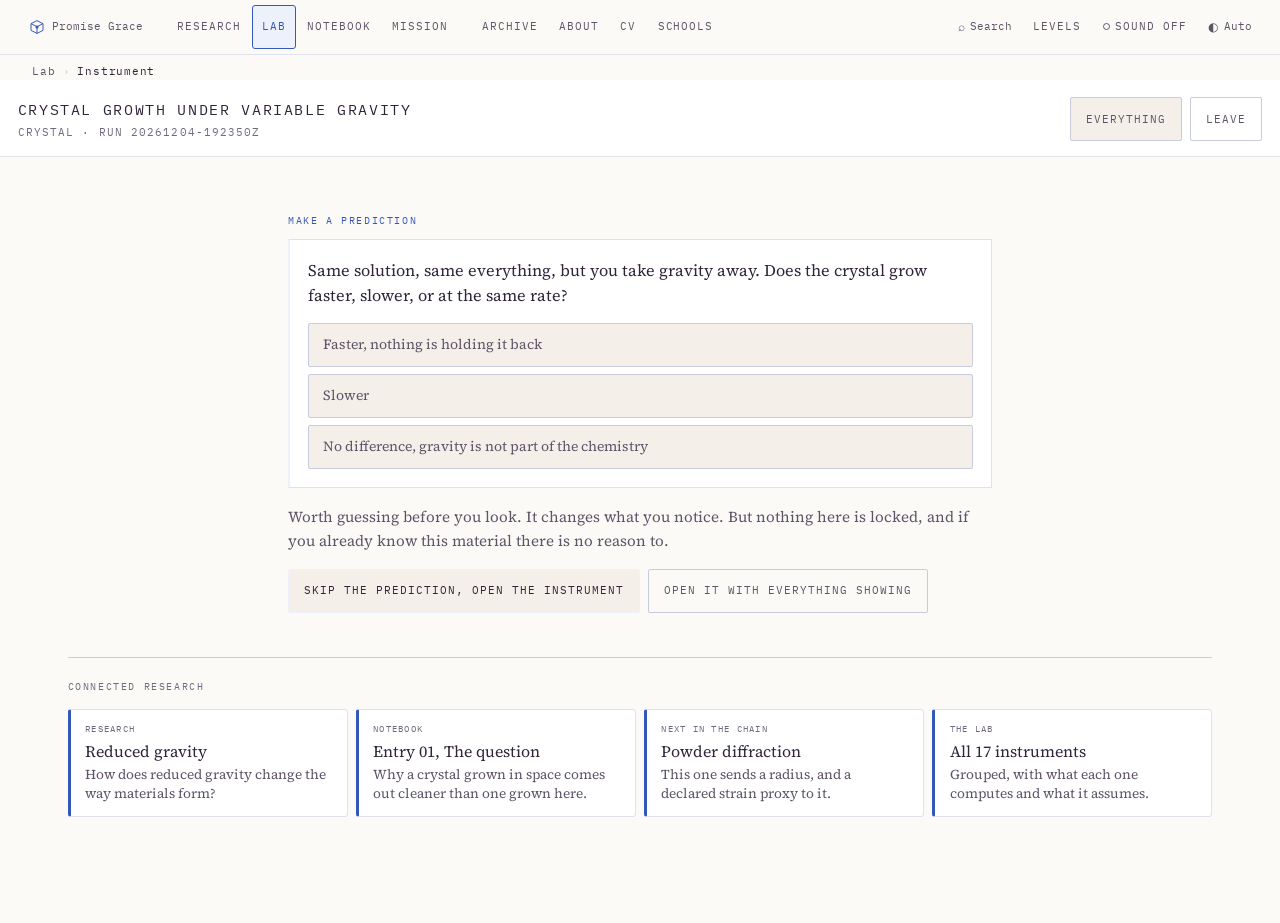
<file: instrument.html>
<!DOCTYPE html>
<html lang="en" data-where="lab" data-crumbs="lab > Instrument">
<head>
<meta charset="utf-8">
<meta name="viewport" content="width=device-width, initial-scale=1">
<title>Instrument · Promise Oluwatosin Grace</title>
<meta name="description" content="One simulation at full screen: the question first, then one control, then the readout, then everything.">

<meta property="og:type" content="website">
<meta property="og:title" content="Instrument">
<meta property="og:description" content="One simulation at full screen, with its physics, its assumptions and the code that runs it.">

<link rel="preconnect" href="https://fonts.googleapis.com">
<link rel="preconnect" href="https://fonts.gstatic.com" crossorigin>
<link rel="stylesheet" href="https://fonts.googleapis.com/css2?family=Source+Serif+4:opsz,wght@8..60,400&family=IBM+Plex+Mono:wght@400;500&display=swap">
<link rel="icon" href="favicon.svg" type="image/svg+xml">
<link rel="stylesheet" href="tokens.css">
<link rel="stylesheet" href="instrument.css">
<link rel="stylesheet" href="nav.css">
<link rel="stylesheet" href="research.css">
<script src="theme.js"></script>
</head>
<body class="inst" data-stage="0">

<a class="skip" href="#stage">Skip to the instrument</a>

<header class="inst-head">
  <div class="inst-ident">
    <h1 data-inst-title>Instrument</h1>
    <p class="mono inst-run"><span data-run-id>RUN</span></p>
  </div>
  <div class="inst-head-acts">
    <button type="button" class="inst-btn" data-everything aria-pressed="false">Everything</button>
    <a class="inst-btn inst-btn-quiet" href="simulations.html" data-leave>Leave</a>
  </div>
</header>

<main id="stage" class="inst-stage">

  <!-- The question, which comes before any control.

       It used to say "commit to an answer and the instrument comes up",
       and the instrument genuinely did not exist in the page until you had
       pressed something. That is a gate, whatever the sentence next to it
       claims, and a gate in front of a simulation somebody arrived at from
       a link is a reason to leave.

       Answering is now one of two doors and neither is the main one. The
       prediction is still worth making, and the evidence that it is worth
       making is that it changes what you notice, not that it is compulsory. -->
  <section class="inst-open" data-part="open">
    <p class="mono inst-open-h">Make a prediction</p>
    <div data-slot="question"></div>
    <p class="inst-open-note">Worth guessing before you look. It changes what you notice. But
    nothing here is locked, and if you already know this material there is no reason to.</p>
    <p class="inst-open-do">
      <button type="button" class="inst-btn inst-btn-go" data-begin>Skip the prediction, open the instrument</button>
      <button type="button" class="inst-btn inst-btn-quiet" data-everything-open>Open it with everything showing</button>
    </p>
  </section>

  <!-- the instrument -->
  <div class="inst-body">
    <div data-slot="lab"></div>
    <div data-chrome class="lab-chrome" data-part="chrome"></div>
    <details class="inst-prose" data-part="prose">
      <summary>What this is</summary>
      <div data-slot="prose"></div>
    </details>
  </div>

  <p class="inst-missing" data-missing hidden>That simulation is not one of the eight that runs in
  this frame. <a href="simulations.html">The index says where every one of them lives.</a></p>

  <!-- Connected research. Built by instrument.js from map.js, so an
       instrument cannot point at a notebook entry that does not exist and
       an entry cannot lose the instrument that belongs to it. -->
  <section class="inst-connected" data-connected hidden aria-labelledby="connh">
    <h2 class="mono" id="connh">Connected research</h2>
    <div class="inst-connected-list" data-connected-list></div>
  </section>
</main>

<noscript>
  <p class="inst-noscript">These need JavaScript to run. Every one of them is also described in
  prose on <a href="notebook.html">the notebook</a>, which reads without it.</p>
</noscript>

<template data-frame="nucleation">
<div class="predict" data-predict="nucleation">
      <p class="predict-q">Clusters of molecules form and fall apart in any solution, constantly. Of the ones that form at ordinary supersaturation, what share do you think survive to become crystals?</p>
      <div class="predict-opts">
        <button type="button" data-a="a">Nearly all of them</button>
        <button type="button" data-a="b">Roughly half</button>
        <button type="button" data-a="c">Almost none</button>
      </div>
      <p class="predict-result" role="status" aria-live="polite" hidden></p>
    </div>
<!-- lab -->
<div class="lab" data-lab="nucleation">
        <div class="lab-views">
          <div class="lab-view">
            <p class="mono view-tag">THE BARRIER</p>
            <canvas data-view="energy" width="300" height="240"
              aria-label="Free energy against cluster radius. Surface cost rises as radius squared, bulk payoff falls as radius cubed, and their sum peaks at the critical radius. Raising supersaturation moves that peak left and lowers it."></canvas>
          </div>
          <div class="lab-view">
            <p class="mono view-tag">CLUSTERS, LIVE</p>
            <canvas data-view="field" width="300" height="240"
              aria-label="Clusters appearing at random. Most shrink and vanish. Occasionally one crosses the critical radius and runs away, and those are marked as survivors."></canvas>
          </div>
        </div>

        <div class="lab-controls">
          <label class="mono" for="s-slider">SUPERSATURATION <b data-out="s">3</b></label>
          <span class="slider-row">
            <input id="s-slider" type="range" min="1.2" max="10" step="0.05" value="3" data-s>
          </span>
          <p class="mono quiet">Push it up and watch how many more get through.</p>

          <button type="button" class="listen-btn" data-listen="nucleation" aria-pressed="false">
            <span data-listen-label>Listen to it</span>
          </button>
          <p class="listen-what" data-listen-desc="nucleation">A dry tick for every cluster that
          gets across, like rain starting on a window, and nothing at all for the ones that
          dissolve. When the barrier is high the ticks are few and dull. Lower it and they come
          thick and close. A cluster that survives all the way is one bottle touched against
          another, quiet and hollow. The silences are most of what is happening.</p>
        </div>

        <div class="readout lab-readout">
          <p class="mono readout-line depth-not-picture"><span>CRITICAL RADIUS</span> <b data-out="rstar">0</b> nm</p>
          <p class="mono readout-line depth-only-maths"><span>BARRIER</span> <b data-out="barrier">0</b> kT</p>
          <p class="mono readout-line depth-only-maths"><span>RATE J</span> <b data-out="rate">0</b> per m³s</p>
          <p class="mono readout-line"><span>SURVIVED</span> <b data-out="survived">0</b></p>
          <p class="mono readout-line depth-not-picture"><span>DISSOLVED</span> <b data-out="died">0</b></p>
        </div>
      </div>
<!-- prose -->
<p class="nojs-note">A cluster of molecules has two things happening to it at once. Making a
      surface costs energy and that cost grows with the square of the radius. Being solid rather
      than dissolved pays energy back and that payoff grows with the cube. Cubes beat squares
      eventually, so there is a radius, the critical radius, where the cost stops winning. Below it
      a cluster is more likely to dissolve than to grow. Above it, it runs away. Clusters appear and
      vanish constantly, and nucleation is just the rare one that gets across.</p>
<p class="mono inst-fig">FIG. 1a · Classical nucleation. The barrier is computed, the individual cluster paths are illustrative.</p>
</template>
<template data-frame="crystal">
<div class="predict" data-predict="crystal">
      <p class="predict-q">Same solution, same everything, but you take gravity away. Does the crystal grow faster, slower, or at the same rate?</p>
      <div class="predict-opts">
        <button type="button" data-a="a">Faster, nothing is holding it back</button>
        <button type="button" data-a="b">Slower</button>
        <button type="button" data-a="c">No difference, gravity is not part of the chemistry</button>
      </div>
      <p class="predict-result" role="status" aria-live="polite" hidden></p>
    </div>
<!-- lab -->
<div class="lab" data-lab="crystal">
        <div class="lab-views">
          <div class="lab-view">
            <p class="mono view-tag">THE CRYSTAL</p>
            <canvas data-view="crystal" width="300" height="240"
              aria-label="The growing crystal. At high gravity its faces come out uneven. As gravity falls it grows smooth and even."></canvas>
          </div>
          <div class="lab-view">
            <p class="mono view-tag">CONCENTRATION</p>
            <canvas data-view="conc" width="300" height="240"
              aria-label="Solute concentration around the crystal. A depleted shell builds up as gravity falls, shown as a dashed ring that grows thicker."></canvas>
          </div>
          <div class="lab-view depth-not-picture">
            <p class="mono view-tag">FLOW</p>
            <canvas data-view="flow" width="300" height="240"
              aria-label="Convection around the crystal. Strong at full gravity, and it disappears as gravity is reduced."></canvas>
          </div>
          <div class="lab-view depth-not-picture">
            <p class="mono view-tag">GROWTH RATE</p>
            <canvas data-view="rate" width="300" height="240"
              aria-label="Growth rate against time. Under gravity it stays high. Without it the rate falls away as the crystal feeds itself more slowly."></canvas>
          </div>
        </div>

        <div class="lab-controls">
          <label class="mono" for="g-slider">GRAVITY <b data-out="g">1</b> g</label>
          <span class="slider-row">
            <input id="g-slider" type="range" min="0" max="1" step="0.001" value="1" data-g
              aria-describedby="g-help">
          </span>
          <button type="button" data-act="replay">Grow it again</button>
          <p class="mono quiet" id="g-help">Drag, or use the arrow keys, or the plus and minus for an exact value.</p>
        </div>

        <div class="readout lab-readout">
          <p class="mono readout-line depth-not-picture"><span>PÉCLET</span> <b data-out="pe">0</b></p>
          <p class="mono readout-line depth-only-maths"><span>SHERWOOD</span> <b data-out="sh">1</b></p>
          <p class="mono readout-line"><span>RADIUS</span> <b data-out="r">12</b> µm</p>
          <p class="mono readout-line depth-only-maths"><span>dR/dt</span> <b data-out="rate">0</b> µm/s</p>
          <p class="mono readout-line depth-not-picture"><span>SHELL</span> <b data-out="shell">0</b> µm</p>
          <p class="verdict" data-out="verdict" role="status" aria-live="polite"></p>
        </div>
      </div>
<!-- prose -->
<p class="nojs-note">Move gravity from 1 g down towards zero and the reason for the difference
      appears. Under gravity, convection keeps sweeping fresh solution past the crystal, so it grows
      fast and unevenly. Take gravity away and nothing stirs, so a depleted shell builds up around
      the crystal, growth slows, and because it is now limited by how fast solute can diffuse in, it
      becomes steady and even. The Péclet number is the ratio of the two kinds of transport, and the
      change happens as it passes one.</p>
<p class="mono inst-fig">FIG. 1b · Growth of one crystal against gravity. Size is computed, the defect figure is illustrative.</p>
</template>
<template data-frame="diffraction">
<div class="predict" data-predict="diffraction">
      <p class="predict-q">Two crystals of the same substance, same lattice, one tiny and one large. Put both in an X ray beam. What is different about the patterns?</p>
      <div class="predict-opts">
        <button type="button" data-a="a">The peaks sit at different angles</button>
        <button type="button" data-a="b">The peaks are in the same places but different widths</button>
        <button type="button" data-a="c">Nothing, same substance, same pattern</button>
      </div>
      <p class="predict-result" role="status" aria-live="polite" hidden></p>
    </div>
<!-- lab -->
<div class="lab" data-lab="diffraction">
        <div class="lab-views">
          <div class="lab-view">
            <p class="mono view-tag">THE PATTERN</p>
            <canvas data-view="pattern" width="300" height="240"
              aria-label="A powder diffraction pattern, intensity against two theta. Peaks sit at the angles Bragg's law allows for the chosen lattice, and reflections forbidden by that lattice are missing entirely. Smaller crystals give broader peaks."></canvas>
          </div>
          <div class="lab-view depth-not-picture">
            <p class="mono view-tag">WILLIAMSON-HALL</p>
            <canvas data-view="wh" width="300" height="240"
              aria-label="Beta cos theta plotted against sin theta. The intercept of the fitted line gives the crystallite size and its slope gives the strain, which is how the two kinds of broadening are told apart."></canvas>
          </div>
        </div>

        <div class="lab-controls">
          <span class="mono">LATTICE</span>
          <button type="button" data-lattice="P" aria-pressed="false">Simple</button>
          <button type="button" data-lattice="I" aria-pressed="false">Body centred</button>
          <button type="button" data-lattice="F" aria-pressed="true">Face centred</button>
          <span class="slider-row">
            <label class="mono" for="d-size">SIZE</label>
            <input id="d-size" type="range" min="4" max="200" step="1" value="45" data-size>
          </span>
          <button type="button" data-act="quiz">Guess the lattice</button>
          <button type="button" class="listen-btn" data-listen="diffraction">
            <span data-listen-label>Hear the pattern</span>
          </button>
          <p class="listen-what" data-listen-desc="diffraction">This is the one place the site
          uses pitch, because sharpness really is how long a thing rings. The detector sweeps from
          left to right and each reflection sounds as it passes, low angles low. A sharp peak holds
          on, like a wine glass still going after you have taken your finger off it. A broad one is
          gone almost at once and slightly out of tune with itself, more of a wash than a note. Send
          both crystals through and you can hear which was grown without gravity before you have
          read anything.</p>
        </div>

        <div class="readout lab-readout">
          <p class="mono readout-line"><span>LATTICE</span> <b data-out="lattice">face centred</b></p>
          <p class="mono readout-line"><span>CRYSTALLITE</span> <b data-out="size">45</b> nm</p>
          <p class="mono readout-line depth-not-picture"><span>STRAIN</span> <b data-out="strain">0.400%</b></p>
          <p class="mono readout-line depth-not-picture"><span>REFLECTIONS</span> <b data-out="peaks"></b></p>
          <p class="mono readout-line depth-not-picture"><span>ABSENT</span> <b data-out="absent"></b></p>
          <p class="mono readout-line depth-only-maths"><span>SIZE FROM W-H</span> <b data-out="whsize"></b> nm</p>
          <p class="mono readout-line depth-only-maths"><span>STRAIN FROM W-H</span> <b data-out="whstrain"></b></p>
          <p class="mono readout-line quiet"><span>SOURCE</span> <b data-out="origin"></b></p>
          <p class="verdict" data-out="quiz" role="status" aria-live="polite"></p>
        </div>
      </div>
<!-- prose -->
<p class="nojs-note">A crystal is a repeating grid, and X rays scattering off it only add up
      at particular angles, which is Bragg's law. Where the peaks sit tells you the spacing. Which
      peaks are missing tells you the lattice, because some reflections cancel out exactly. And how
      wide the peaks are tells you two separate things at once: small crystals broaden every peak,
      and internal strain broadens the ones at high angle much more than the ones at low angle.
      Because those two do not scale together, plotting the width against angle pulls them apart.
      Below both of them sits the instrument's own width, which is why you can never read a size
      straight off a single peak.</p>
<p class="mono inst-fig">FIG. 1c · Powder diffraction. Positions and widths are computed, peak heights are indicative.</p>
</template>
<template data-frame="solidify">
<div class="predict" data-predict="solidify">
      <p class="predict-q">Two different compositions of the same alloy, cooled the same way. Do they end up with the same microstructure?</p>
      <div class="predict-opts">
        <button type="button" data-a="a">Yes, same alloy, same result</button>
        <button type="button" data-a="b">No, and it is not a small difference</button>
      </div>
      <p class="predict-result" role="status" aria-live="polite" hidden></p>
    </div>
<!-- lab -->
<div class="lab" data-lab="solidify">
        <div class="lab-views">
          <div class="lab-view">
            <p class="mono view-tag">THE PATH DOWN</p>
            <canvas data-view="diagram" width="300" height="240"
              aria-label="A binary eutectic diagram with the chosen composition marked as a vertical cooling path. The marker travels down the path as the mixture cools, crossing the liquidus and then the eutectic line."></canvas>
          </div>
          <div class="lab-view">
            <p class="mono view-tag">WHAT YOU GET</p>
            <canvas data-view="micro" width="300" height="240"
              aria-label="The microstructure forming. Primary dendrites grow first for any composition away from the eutectic, and the liquid trapped between them finishes as fine alternating lamellae."></canvas>
          </div>
        </div>

        <div class="lab-controls">
          <span class="slider-row">
            <label class="mono" for="s-c">COMPOSITION <b data-out="c">20</b>% B</label>
            <input id="s-c" type="range" min="0.02" max="0.95" step="0.01" value="0.20" data-c>
          </span>
          <span class="slider-row">
            <label class="mono" for="s-v">COOLING RATE</label>
            <input id="s-v" type="range" min="0.1" max="4" step="0.1" value="1" data-v>
          </span>
          <button type="button" data-act="cool">Cool it</button>
        </div>

        <div class="readout lab-readout">
          <p class="mono readout-line"><span>TEMPERATURE</span> <b data-out="temp">900</b> °C</p>
          <p class="mono readout-line depth-not-picture"><span>FREEZING STARTS</span> <b data-out="tliq">0</b> °C</p>
          <p class="mono readout-line depth-not-picture"><span>PRIMARY PHASE</span> <b data-out="primary">0</b>%</p>
          <p class="mono readout-line depth-only-maths"><span>EUTECTIC</span> <b data-out="eutectic">0</b>%</p>
          <p class="mono readout-line depth-only-maths"><span>LAMELLAR SPACING</span> <b data-out="spacing">0</b> µm</p>
          <p class="verdict" data-out="kind" role="status" aria-live="polite"></p>
        </div>
      </div>
<!-- prose -->
<p class="nojs-note">Cooling a mixture that is not at the eutectic composition happens in two
      stages. First one phase freezes out on its own as branching crystals called dendrites, and
      because it takes mostly one component with it, the liquid left behind drifts towards the
      eutectic composition. When it gets there the whole remainder freezes at once as fine
      alternating layers of both phases. Sit exactly at the eutectic and you skip the first stage
      entirely: no dendrites, just layers, all at one temperature. Pull the heat out faster and the
      layers come out finer, because the spacing goes as one over the square root of the rate.</p>
<p class="mono inst-fig">FIG. 3b · Solidification. Fractions and spacings are computed, the shapes are drawn.</p>
</template>
<template data-frame="titration">
<div class="predict" data-predict="titration">
      <p class="predict-q">An indicator changes colour. Does that happen at the point where the reaction has actually finished?</p>
      <div class="predict-opts">
        <button type="button" data-a="a">Yes, that is what the indicator is for</button>
        <button type="button" data-a="b">Only if you picked the right indicator for this acid</button>
      </div>
      <p class="predict-result" role="status" aria-live="polite" hidden></p>
    </div>
<!-- lab -->
<div class="lab" data-lab="titration">
        <div class="lab-views">
          <div class="lab-view">
            <p class="mono view-tag">THE CURVE</p>
            <canvas data-view="curve" width="300" height="240"
              aria-label="pH against volume of base added. Nearly flat for most of the titration, then almost vertical at the equivalence point. A shaded band shows the pH range over which the chosen indicator changes colour, so you can see whether it overlaps the steep part or misses it."></canvas>
          </div>
          <div class="lab-view">
            <p class="mono view-tag">THE FLASK</p>
            <canvas data-view="flask" width="300" height="240"
              aria-label="The conical flask, coloured by how far the chosen indicator has turned at the current pH."></canvas>
          </div>
        </div>

        <div class="lab-controls">
          <span class="mono">ACID</span>
          <button type="button" data-acid="strong" aria-pressed="true">Strong</button>
          <button type="button" data-acid="weak" aria-pressed="false">Weak</button>
          <span class="mono">INDICATOR</span>
          <button type="button" data-ind="phenolphthalein" aria-pressed="true">Phenolphthalein</button>
          <button type="button" data-ind="methylorange" aria-pressed="false">Methyl orange</button>
          <button type="button" data-ind="bromothymol" aria-pressed="false">Bromothymol blue</button>
          <span class="slider-row">
            <label class="mono" for="t-vb">ADDED</label>
            <input id="t-vb" type="range" min="0" max="50" step="0.05" value="0" data-vb>
          </span>
          <button type="button" data-act="drop">Add one drop</button>
          <button type="button" data-act="rinse">Rinse and restart</button>
        </div>

        <div class="readout lab-readout">
          <p class="mono readout-line"><span>ADDED</span> <b data-out="vol">0.00</b> cm³</p>
          <p class="mono readout-line"><span>pH</span> <b data-out="ph">1.00</b></p>
          <p class="mono readout-line depth-not-picture"><span>EQUIVALENCE AT</span> <b data-out="equiv">25.00</b> cm³</p>
          <p class="mono readout-line depth-not-picture"><span>INDICATOR TURNS AT</span> <b data-out="endpoint">25.00</b> cm³</p>
          <p class="mono readout-line depth-only-maths"><span>TITRATION ERROR</span> <b data-out="terror">0.00%</b></p>
          <p class="verdict" data-out="tmsg" role="status" aria-live="polite"></p>
        </div>
      </div>
<!-- prose -->
<p class="nojs-note">Adding base to acid barely changes the pH for most of the way, then
      changes it enormously over about one drop, then flattens off again. That steep part is the
      equivalence point, and it is why one drop too many is so easy and so obvious. An indicator is
      just a dye that changes colour over its own narrow pH range, so it only tells you the truth if
      that range sits inside the steep part. Against a weak acid the equivalence point lands well
      above pH 7, because the salt left behind is itself slightly basic, and an indicator chosen for
      a strong acid will turn far too early and give an answer that is wrong without ever looking
      wrong.</p>
<p class="mono inst-fig">FIG. 4 · Strong and weak acid against a strong base. Every pH here is computed.</p>
</template>
<template data-frame="thinfilm">
<div class="predict" data-predict="thinfilm">
  <p class="predict-q">A soap bubble has no pigment in it at all. So where do the colours come from?</p>
  <div class="predict-opts">
    <button type="button" data-a="a">Dye in the soap</button>
    <button type="button" data-a="b">The same wave arriving twice, once off each surface</button>
    <button type="button" data-a="c">White light splitting the way it does in a prism</button>
  </div>
  <p class="predict-result" role="status" aria-live="polite" hidden></p>
</div>
<!-- lab -->
<div class="lab is-instrument" data-lab="thinfilm">
        <div class="lab-views">
          <div class="lab-view">
            <p class="mono view-tag">WHAT COMES BACK</p>
            <canvas data-view="spectrum" width="300" height="240"
              aria-label="Reflectance against wavelength across the visible spectrum. Peaks and troughs move as the film thickness changes, so the colour reflected sweeps through the spectrum."></canvas>
          </div>
          <div class="lab-view">
            <p class="mono view-tag">THE COLOUR</p>
            <canvas data-view="film" width="300" height="240"
              aria-label="A patch showing the colour the film reflects at this thickness."></canvas>
          </div>
        </div>

        <div class="lab-controls">
          <span class="slider-row">
            <label class="mono" for="tf-d">THICKNESS <b data-out="d">320</b> nm</label>
            <input id="tf-d" type="range" min="40" max="900" step="5" value="320" data-d>
          </span>
          <span class="mono">BEHIND IT</span>
          <button type="button" data-sub="1.00" aria-pressed="true">Air, a bubble</button>
          <button type="button" data-sub="1.52" aria-pressed="false">Glass, a lens coating</button>
        </div>

        <div class="readout lab-readout">
          <p class="mono readout-line depth-not-picture"><span>STRONGEST AT</span> <b data-out="peak">0</b> nm</p>
          <p class="mono readout-line depth-not-picture"><span>REFLECTED AT 550 nm</span> <b data-out="r550">0</b>%</p>
          <p class="mono readout-line depth-only-maths"><span>IDEAL FILM INDEX</span> <b data-out="ideal">0</b></p>
          <p class="mono readout-line depth-only-maths"><span>QUARTER WAVE AT 550</span> <b data-out="qw">0</b> nm</p>
          <p class="verdict" data-out="tfmsg" role="status" aria-live="polite"></p>
        </div>
      </div>
<!-- prose -->
<p class="nojs-note">Light hitting a thin film reflects twice, once off the top surface and
      once off the bottom, and the second one travels a little further. Whether those two agree or
      cancel depends on the wavelength and on how thick the film is, so some colours come back
      strongly and others barely at all. That is why a soap bubble is coloured and why the colours
      run as it drains and thins. Turn it around and you get anti reflection coatings: pick the
      thickness and the material so that the two reflections cancel instead, and almost nothing
      comes back. Perfect cancellation on glass would need a film with a refractive index of about
      1.23, and no durable material has one, so real lens coatings use magnesium fluoride at 1.38
      and settle for nearly nothing.</p>
<p class="mono inst-fig">FIG. 5 · Two beam interference in a thin film. Reflectance is exact, the colour patch is approximate.</p>
</template>
<template data-frame="mof">
<div class="predict" data-predict="mof">
  <p class="predict-q">A metal organic framework is mostly empty space. Swap its struts for longer ones and the hole in the middle gets bigger. What happens to what can pass through?</p>
  <div class="predict-opts">
    <button type="button" data-a="a">More gases get through</button>
    <button type="button" data-a="b">Fewer, the bigger hole is less selective</button>
    <button type="button" data-a="c">No change, the hole was never the limit</button>
  </div>
  <p class="predict-result" role="status" aria-live="polite" hidden></p>
</div>
<!-- lab -->
<div class="lab" data-lab="mof">
        <div class="lab-views">
          <div class="lab-view">
            <p class="mono view-tag">ONE FACE OF THE NET</p>
            <canvas data-view="cell" width="300" height="240"
              aria-label="One face of a cubic framework. Metal nodes sit at the corners and organic linkers form the edges between them. The pore in the middle grows as the linker is made longer."></canvas>
          </div>
          <div class="lab-view depth-not-picture">
            <p class="mono view-tag">WHAT FITS THROUGH</p>
            <canvas data-view="fit" width="300" height="240"
              aria-label="Gas molecules drawn at their kinetic diameters against the pore aperture. Those smaller than the aperture pass, those larger do not, which is how a framework separates one gas from another."></canvas>
          </div>
        </div>

        <div class="lab-controls">
          <span class="slider-row">
            <label class="mono" for="mof-l">LINKER LENGTH <b data-out="linker">6.9</b> Å</label>
            <input id="mof-l" type="range" min="3" max="16" step="0.1" value="6.9" data-l>
          </span>
        </div>

        <div class="readout lab-readout">
          <p class="mono readout-line depth-not-picture"><span>CELL EDGE</span> <b data-out="edge">0</b> Å</p>
          <p class="mono readout-line"><span>APERTURE</span> <b data-out="aperture">0</b> Å</p>
          <p class="mono readout-line"><span>GETS THROUGH</span> <b data-out="fits"></b></p>
          <p class="mono readout-line depth-only-maths"><span>TIGHTEST FIT THAT PASSES</span> <b data-out="tightest">0</b></p>
          <p class="mono readout-line depth-only-maths"><span>NEAREST ONE BLOCKED</span> <b data-out="nearmiss">0</b></p>
          <p class="verdict" data-out="mofmsg" role="status" aria-live="polite"></p>
        </div>

        <div class="depth-not-picture">
          <p class="mono quiet">MEASURED, NOT MODELLED. There is no surface area computed anywhere
          in this one, because a slider cannot know it. These came from nitrogen adsorption:</p>
          <ul class="record" data-real></ul>
        </div>
      </div>
<!-- prose -->
<p class="nojs-note">A metal organic framework is metal clusters held apart by organic struts,
      and the useful part is the empty space left between them. Swap the strut for a longer one and
      the pore grows, which is unusual: you can design the hole. The number that matters is the
      aperture, the clear width once you account for the size of the atoms lining it, because a gas
      only enters if it is smaller than that. Make the aperture sit between two gases and the
      framework separates them. Surface areas are not calculated here, because they are measured
      quantities that depend on things geometry cannot see. The reported ones are listed instead,
      and the largest of them, near 7000 square metres in a single gram, is about one and a half
      football pitches.</p>
<p class="mono inst-fig">FIG. 7 · Framework geometry. Aperture is computed, surface areas are measured values quoted from the literature.</p>
</template>
<template data-frame="thermo">
<div class="predict" data-predict="thermo">
      <p class="predict-q">A thermoelectric wants to conduct electricity well and conduct heat badly. How hard is it to get both?</p>
      <div class="predict-opts">
        <button type="button" data-a="a">Straightforward, they are separate properties</button>
        <button type="button" data-a="b">Hard, because in most materials they move together</button>
      </div>
      <p class="predict-result" role="status" aria-live="polite" hidden></p>
    </div>
<!-- lab -->
<div class="lab" data-lab="thermo">
        <div class="lab-views">
          <div class="lab-view">
            <p class="mono view-tag">ZT AGAINST CARRIERS</p>
            <canvas data-view="zt" width="300" height="240"
              aria-label="The thermoelectric figure of merit against carrier concentration. It rises, peaks and falls, and the peak sits where every real thermoelectric material sits."></canvas>
          </div>
          <div class="lab-view depth-not-picture">
            <p class="mono view-tag">THE THREE, DISAGREEING</p>
            <canvas data-view="bars" width="300" height="240"
              aria-label="Seebeck coefficient, electrical conductivity and the heat carried by the carriers, shown side by side. Adding carriers raises two of them and lowers the one you most want."></canvas>
          </div>
        </div>

        <div class="lab-controls">
          <span class="slider-row">
            <label class="mono" for="th-n">CARRIERS <b data-out="n">10^19.5</b> /cm³</label>
            <input id="th-n" type="range" min="16" max="22" step="0.05" value="19.5" data-n>
          </span>
          <span class="slider-row">
            <label class="mono" for="th-t">TEMPERATURE</label>
            <input id="th-t" type="range" min="300" max="900" step="10" value="600" data-t>
          </span>
        </div>

        <div class="readout lab-readout">
          <p class="mono readout-line"><span>ZT</span> <b data-out="zt">0</b></p>
          <p class="mono readout-line depth-not-picture"><span>BEST AT</span> <b data-out="ztpeak">0</b> /cm³</p>
          <p class="mono readout-line depth-only-maths"><span>SEEBECK</span> <b data-out="seebeck">0</b> µV/K</p>
          <p class="mono readout-line depth-only-maths"><span>CONDUCTIVITY</span> <b data-out="sigma">0</b> S/cm</p>
          <p class="mono readout-line depth-only-maths"><span>HEAT VIA CARRIERS</span> <b data-out="kappae">0</b> W/mK</p>
          <p class="verdict" data-out="thmsg" role="status" aria-live="polite"></p>
        </div>
      </div>
<!-- prose -->
<p class="nojs-note">Heat one end of certain materials and a voltage appears across them, which
      turns waste heat into electricity with no moving parts. The reason it is not everywhere is a
      real conflict. You want a large voltage per degree, a high electrical conductivity, and a low
      thermal conductivity, and adding carriers helps the second while hurting the first. Worse, the
      same electrons that carry charge also carry heat, so pushing the conductivity up drags the
      thermal conductivity up with it, and that link is not something you can engineer away. The
      result is that the figure of merit peaks rather than climbing, and every real thermoelectric
      sits near that peak.</p>
<p class="mono inst-fig">FIG. 6 · Thermoelectric figure of merit. Every quantity here is computed.</p>
</template>
<script src="map.js" defer></script>
<script src="palette.js" defer></script>
<script src="sim.js" defer></script>
<script src="audio.js" defer></script>
<script src="sound.js" defer></script>
<script src="predict.js" defer></script>
<script src="frames.js" defer></script>
<script src="instrument.js" defer></script>
<script src="nav.js" defer></script>
<script src="crossing.js" defer></script>
<script src="search.js" defer></script>
</body>
</html>
</file>
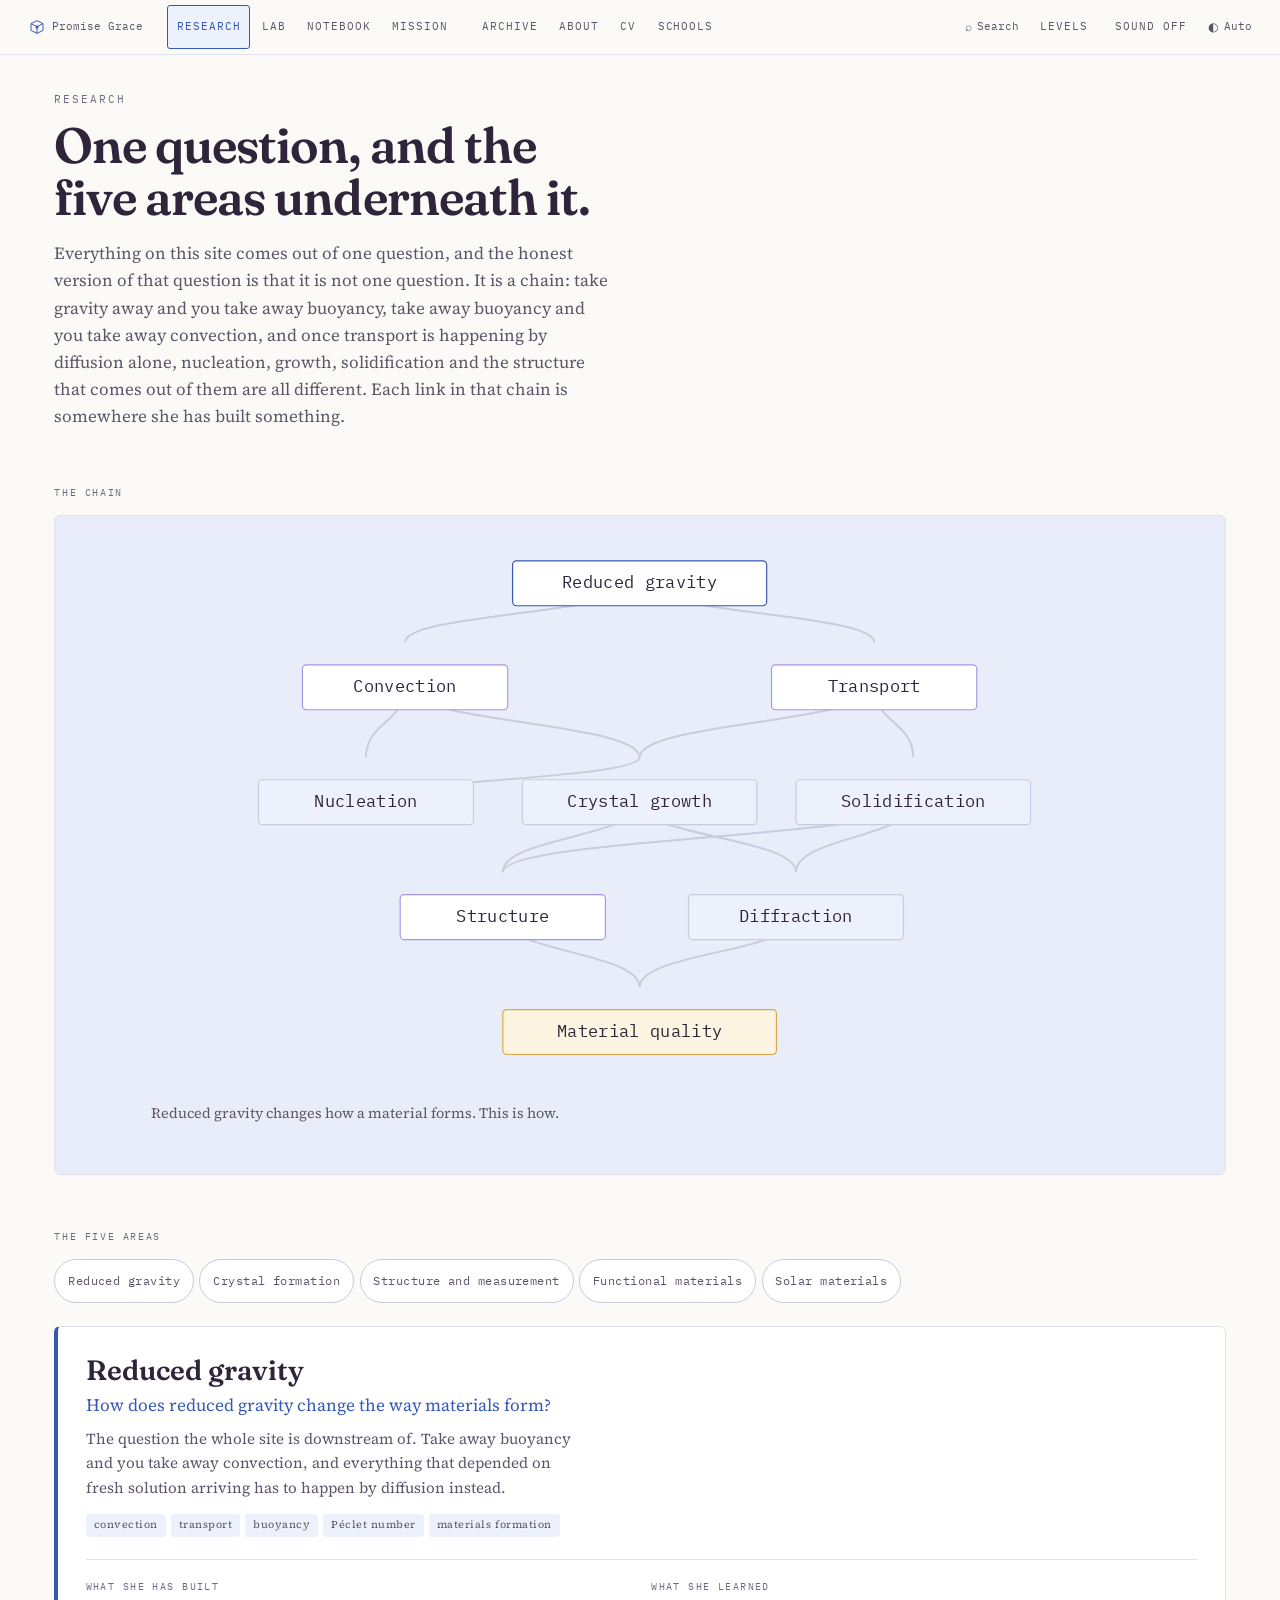
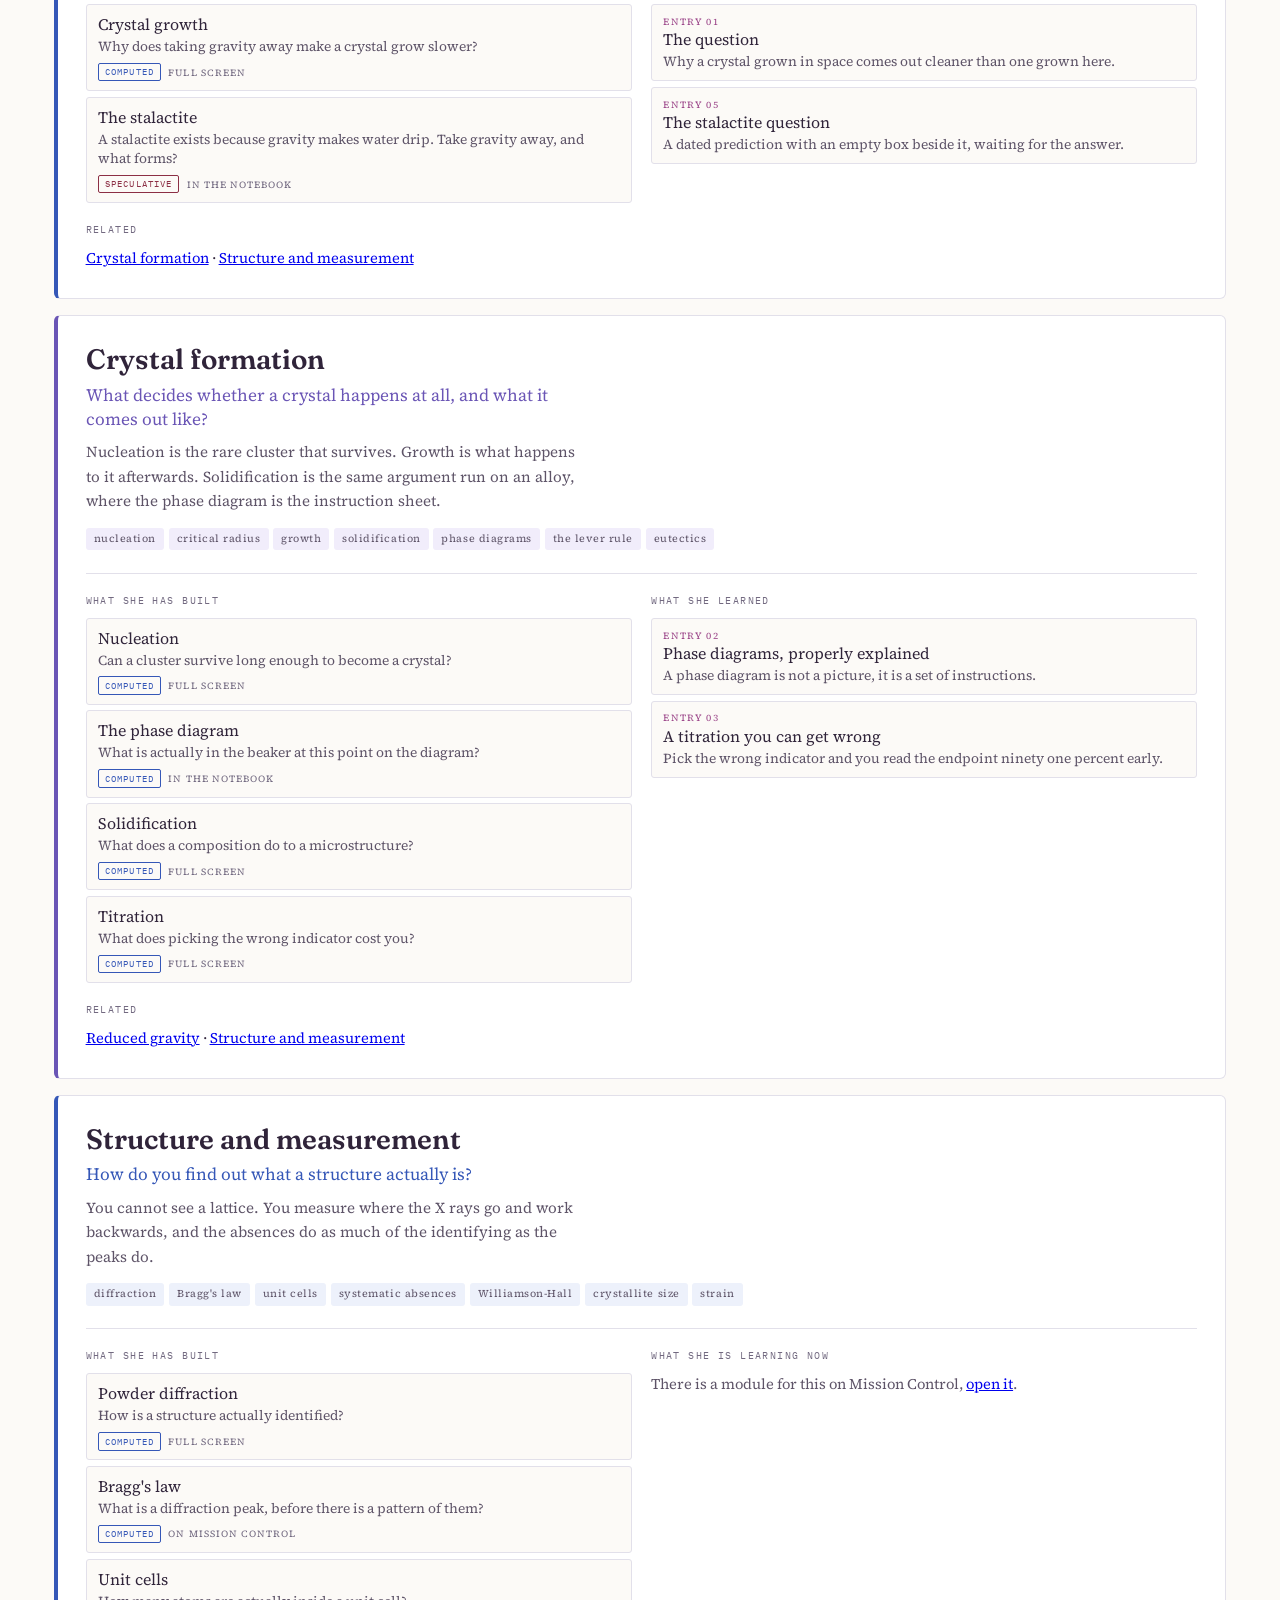
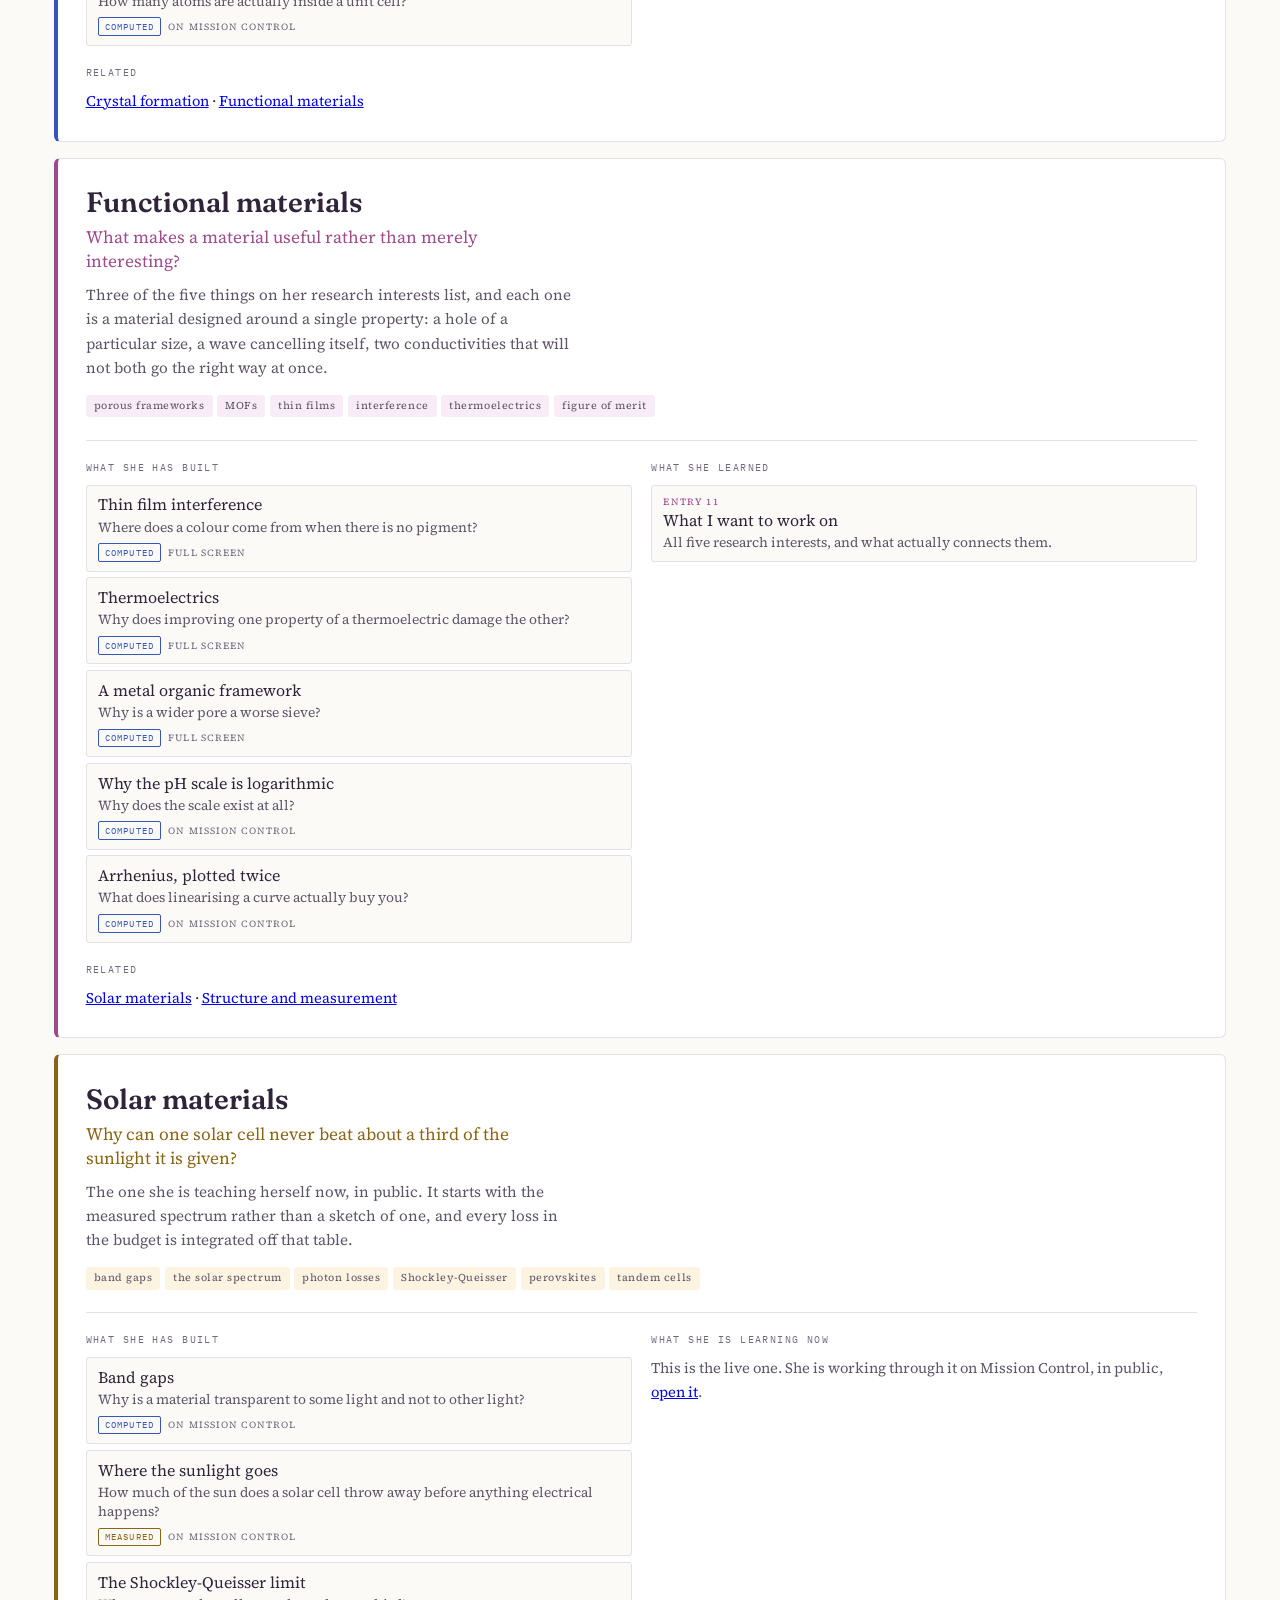
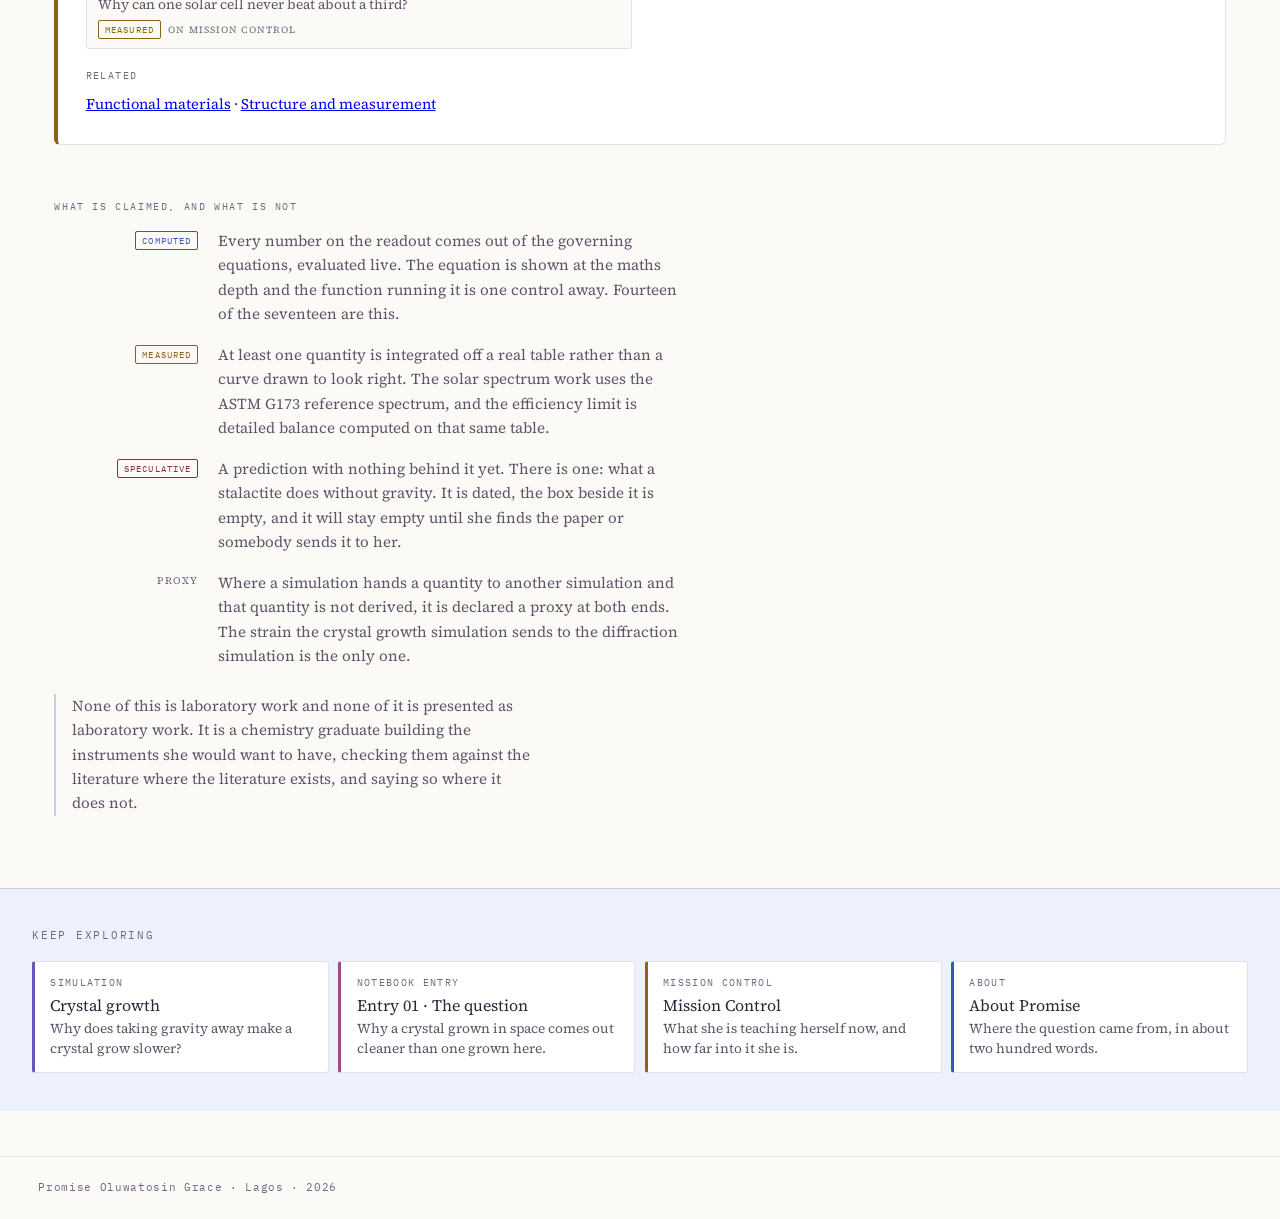
<file: research.html>
<!DOCTYPE html>
<html lang="en" data-where="research"
      data-onward="lab:crystal; notebook:question; mission|Mission Control|mission-planner-website/index.html|What she is teaching herself now, and how far into it she is.; about|About Promise|about.html|Where the question came from, in about two hundred words.">
<head>
<meta charset="utf-8">
<meta name="viewport" content="width=device-width, initial-scale=1">
<title>Research · Promise Oluwatosin Grace</title>
<meta name="description" content="Five research areas, the question under each one, and the simulation, notebook entry and learning module behind it. Reduced gravity, crystal formation, structure and measurement, functional materials, solar materials.">

<meta property="og:type" content="website">
<meta property="og:title" content="Research · Promise Oluwatosin Grace">
<meta property="og:description" content="Five research areas and the work behind each one.">
<meta property="og:image" content="assets/scans/og-card.jpg">

<link rel="icon" href="favicon.svg" type="image/svg+xml">
<link rel="preconnect" href="https://fonts.googleapis.com">
<link rel="preconnect" href="https://fonts.gstatic.com" crossorigin>
<link rel="stylesheet" href="https://fonts.googleapis.com/css2?family=Fraunces:opsz,wght@9..144,500;9..144,600&family=Source+Serif+4:opsz,wght@8..60,400;8..60,600&family=Caveat:wght@500&family=IBM+Plex+Mono:wght@400;500&display=swap">
<link rel="stylesheet" href="tokens.css">
<link rel="stylesheet" href="nav.css">
<link rel="stylesheet" href="arrive.css">
<link rel="stylesheet" href="research.css">
<script src="theme.js"></script>
</head>
<body class="research-body">

<a class="skip" href="#topics">Skip to the five areas</a>

<main class="rsh" id="top">

  <header class="rsh-head">
    <p class="mono rsh-eyebrow">RESEARCH</p>
    <h1 class="rsh-h1">One question, and the five areas underneath it.</h1>
    <p class="rsh-lede">Everything on this site comes out of one question, and the honest version
    of that question is that it is not one question. It is a chain: take gravity away and you take
    away buoyancy, take away buoyancy and you take away convection, and once transport is happening
    by diffusion alone, nucleation, growth, solidification and the structure that comes out of them
    are all different. Each link in that chain is somewhere she has built something.</p>
  </header>

  <!-- ─────────────────────────────────────────────────────────────────
       THE MAP

       The same component the homepage carries, at full size here, where
       there is room for it to be the thing on the page rather than the
       thing beside the thing on the page.
       ───────────────────────────────────────────────────────────────── -->
  <section class="rsh-map" aria-labelledby="maph">
    <h2 class="mono rsh-sec-h" id="maph">The chain</h2>
    <div class="rsh-map-box">
      <div data-research-orbit></div>
    </div>
  </section>


  <!-- ─────────────────────────────────────────────────────────────────
       THE FIVE AREAS

       Rendered from map.js so that the instruments and entries listed
       under each area cannot drift away from the instruments and entries
       that exist. The markup below is the fallback: it is what a reader
       without JavaScript gets, and it says the same things.
       ───────────────────────────────────────────────────────────────── -->
  <section class="rsh-topics" id="topics" aria-labelledby="topicsh">
    <h2 class="mono rsh-sec-h" id="topicsh">The five areas</h2>

    <div data-topics>
      <noscript>
        <ul class="rsh-fallback">
          <li><b>Reduced gravity.</b> Convection, transport, and what changes when neither is
            available. <a href="instrument.html?sim=crystal">Crystal growth</a> ·
            <a href="notebook.html#question">Entry 01</a></li>
          <li><b>Crystal formation.</b> Nucleation, growth, solidification, phase diagrams.
            <a href="instrument.html?sim=nucleation">Nucleation</a> ·
            <a href="instrument.html?sim=solidify">Solidification</a> ·
            <a href="notebook.html#phase-diagrams">Entry 02</a></li>
          <li><b>Structure and measurement.</b> Diffraction, Bragg's law, unit cells.
            <a href="instrument.html?sim=diffraction">Powder diffraction</a> ·
            <a href="mission-planner-website/index.html#viz-bragg">Bragg's law</a></li>
          <li><b>Functional materials.</b> Porous frameworks, thin films, thermoelectrics.
            <a href="instrument.html?sim=mof">A metal organic framework</a> ·
            <a href="instrument.html?sim=thinfilm">Thin film interference</a> ·
            <a href="instrument.html?sim=thermo">Thermoelectrics</a> ·
            <a href="notebook.html#interests">Entry 11</a></li>
          <li><b>Solar materials.</b> Band gaps, the spectrum, the Shockley-Queisser limit.
            <a href="mission-planner-website/index.html#viz-spectrum">Where the sunlight goes</a> ·
            <a href="mission-planner-website/index.html#viz-limit">The limit</a></li>
        </ul>
      </noscript>
    </div>
  </section>


  <!-- ─────────────────────────────────────────────────────────────────
       WHAT IS ACTUALLY KNOWN HERE

       The brief for this site says the strongest thing about it is that it
       admits what it does not know. That belongs on the research page more
       than anywhere else, so it is stated rather than left implied.
       ───────────────────────────────────────────────────────────────── -->
  <section class="rsh-honest" aria-labelledby="honesth">
    <h2 class="mono rsh-sec-h" id="honesth">What is claimed, and what is not</h2>

    <dl class="rsh-claims">
      <dt class="mono"><span class="tag tag-computed">COMPUTED</span></dt>
      <dd>Every number on the readout comes out of the governing equations, evaluated live. The
        equation is shown at the maths depth and the function running it is one control away.
        Fourteen of the seventeen are this.</dd>

      <dt class="mono"><span class="tag tag-measured">MEASURED</span></dt>
      <dd>At least one quantity is integrated off a real table rather than a curve drawn to look
        right. The solar spectrum work uses the ASTM G173 reference spectrum, and the efficiency
        limit is detailed balance computed on that same table.</dd>

      <dt class="mono"><span class="tag tag-spec">SPECULATIVE</span></dt>
      <dd>A prediction with nothing behind it yet. There is one: what a stalactite does without
        gravity. It is dated, the box beside it is empty, and it will stay empty until she finds
        the paper or somebody sends it to her.</dd>

      <dt class="mono">PROXY</dt>
      <dd>Where a simulation hands a quantity to another simulation and that quantity is not
        derived, it is declared a proxy at both ends. The strain the crystal growth simulation
        sends to the diffraction simulation is the only one.</dd>
    </dl>

    <p class="rsh-note">None of this is laboratory work and none of it is presented as laboratory
    work. It is a chemistry graduate building the instruments she would want to have, checking them
    against the literature where the literature exists, and saying so where it does not.</p>
  </section>

</main>

<footer class="rsh-foot">
  <p class="mono">Promise Oluwatosin Grace · Lagos · 2026</p>
</footer>

<script src="map.js" defer></script>
<script src="audio.js" defer></script>
<script src="sound.js" defer></script>
<script src="orbit.js" defer></script>
<script src="research.js" defer></script>
<script src="onward.js" defer></script>
<script src="search.js" defer></script>
<script src="nav.js" defer></script>
<script src="crossing.js" defer></script>
</body>
</html>
</file>
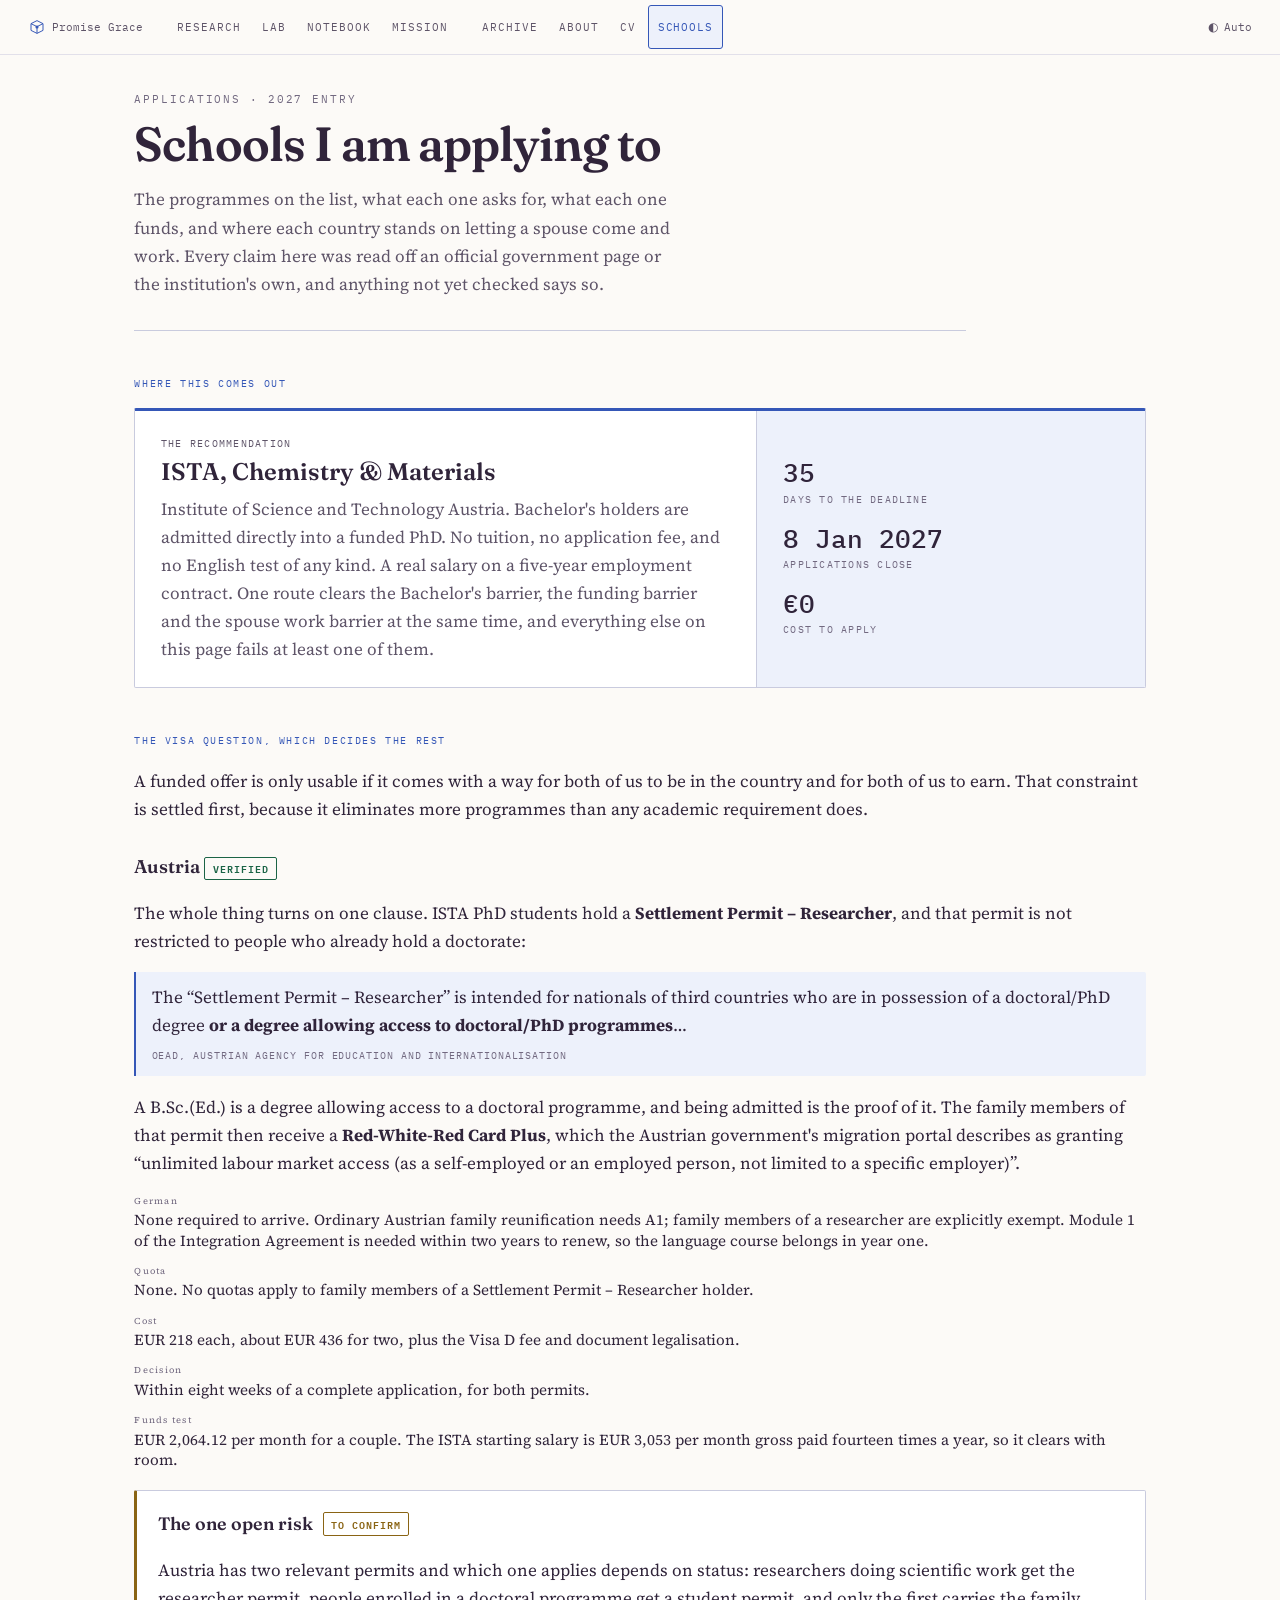
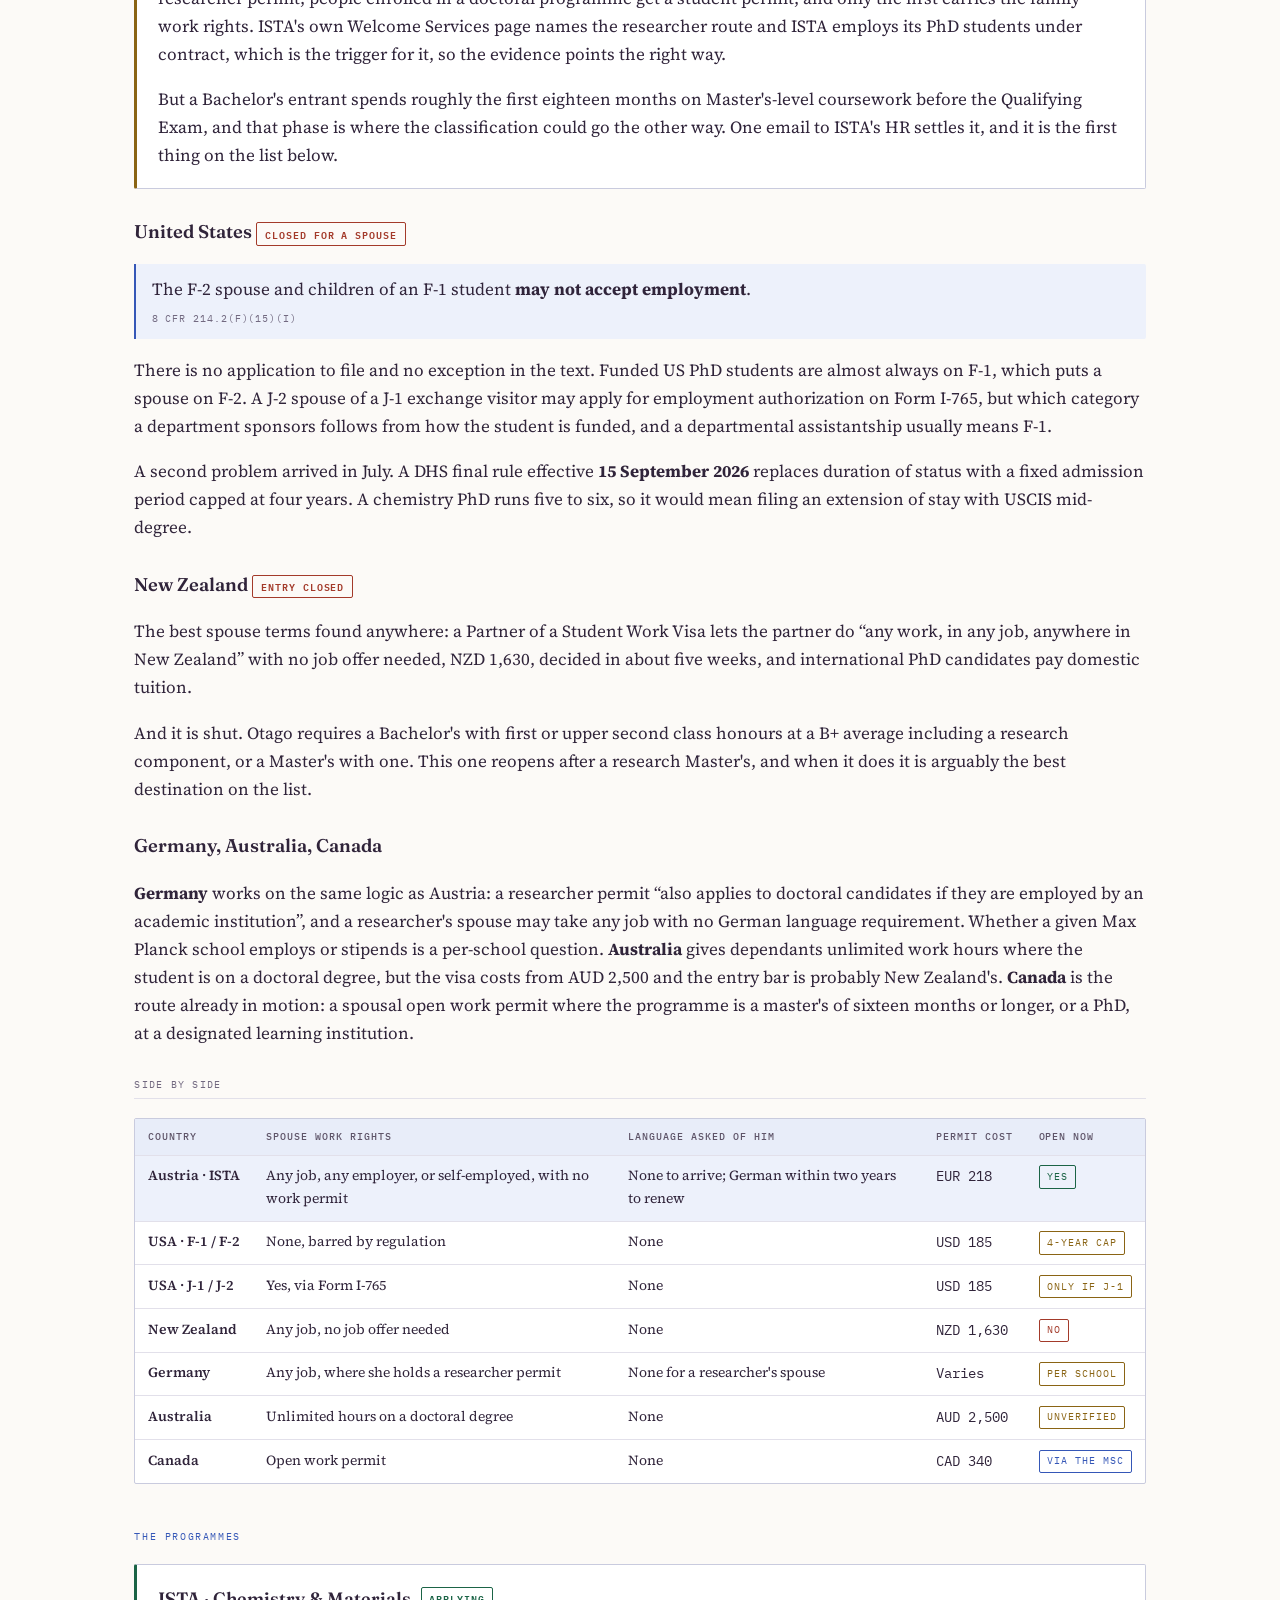
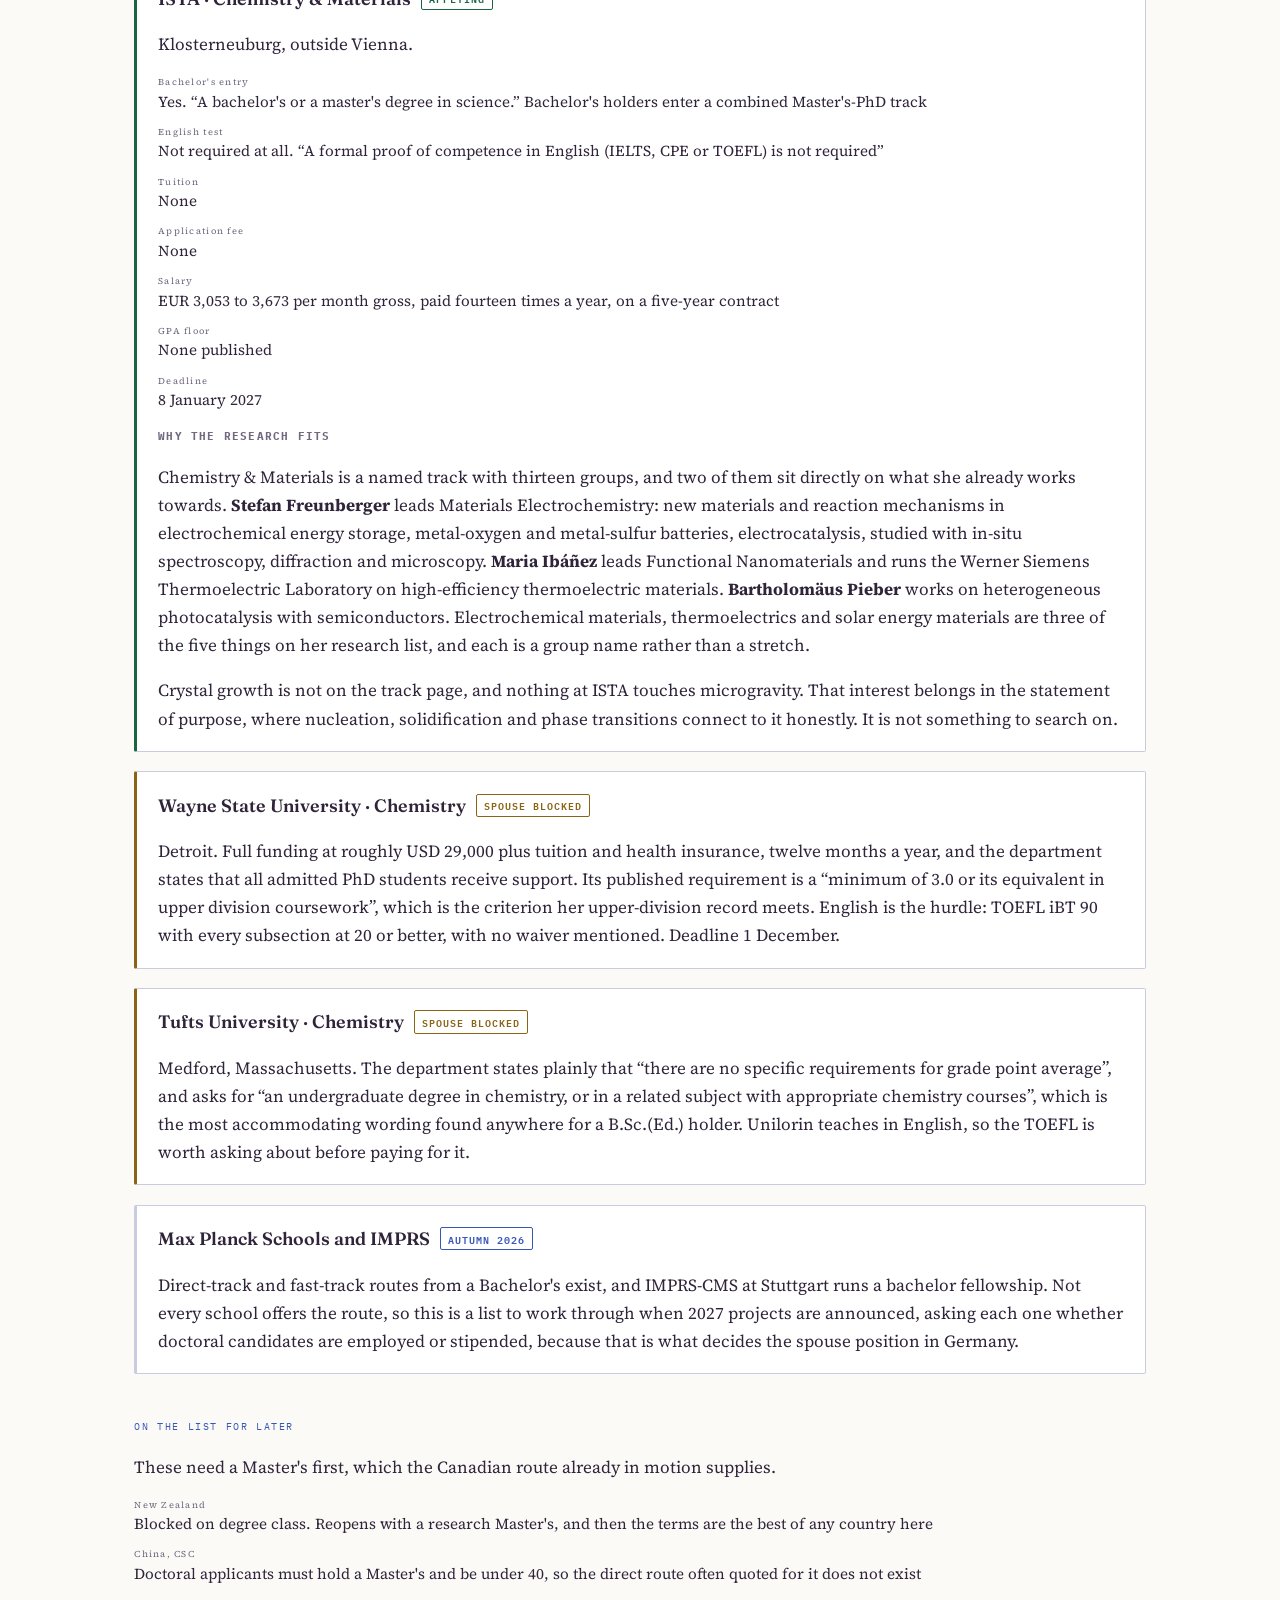
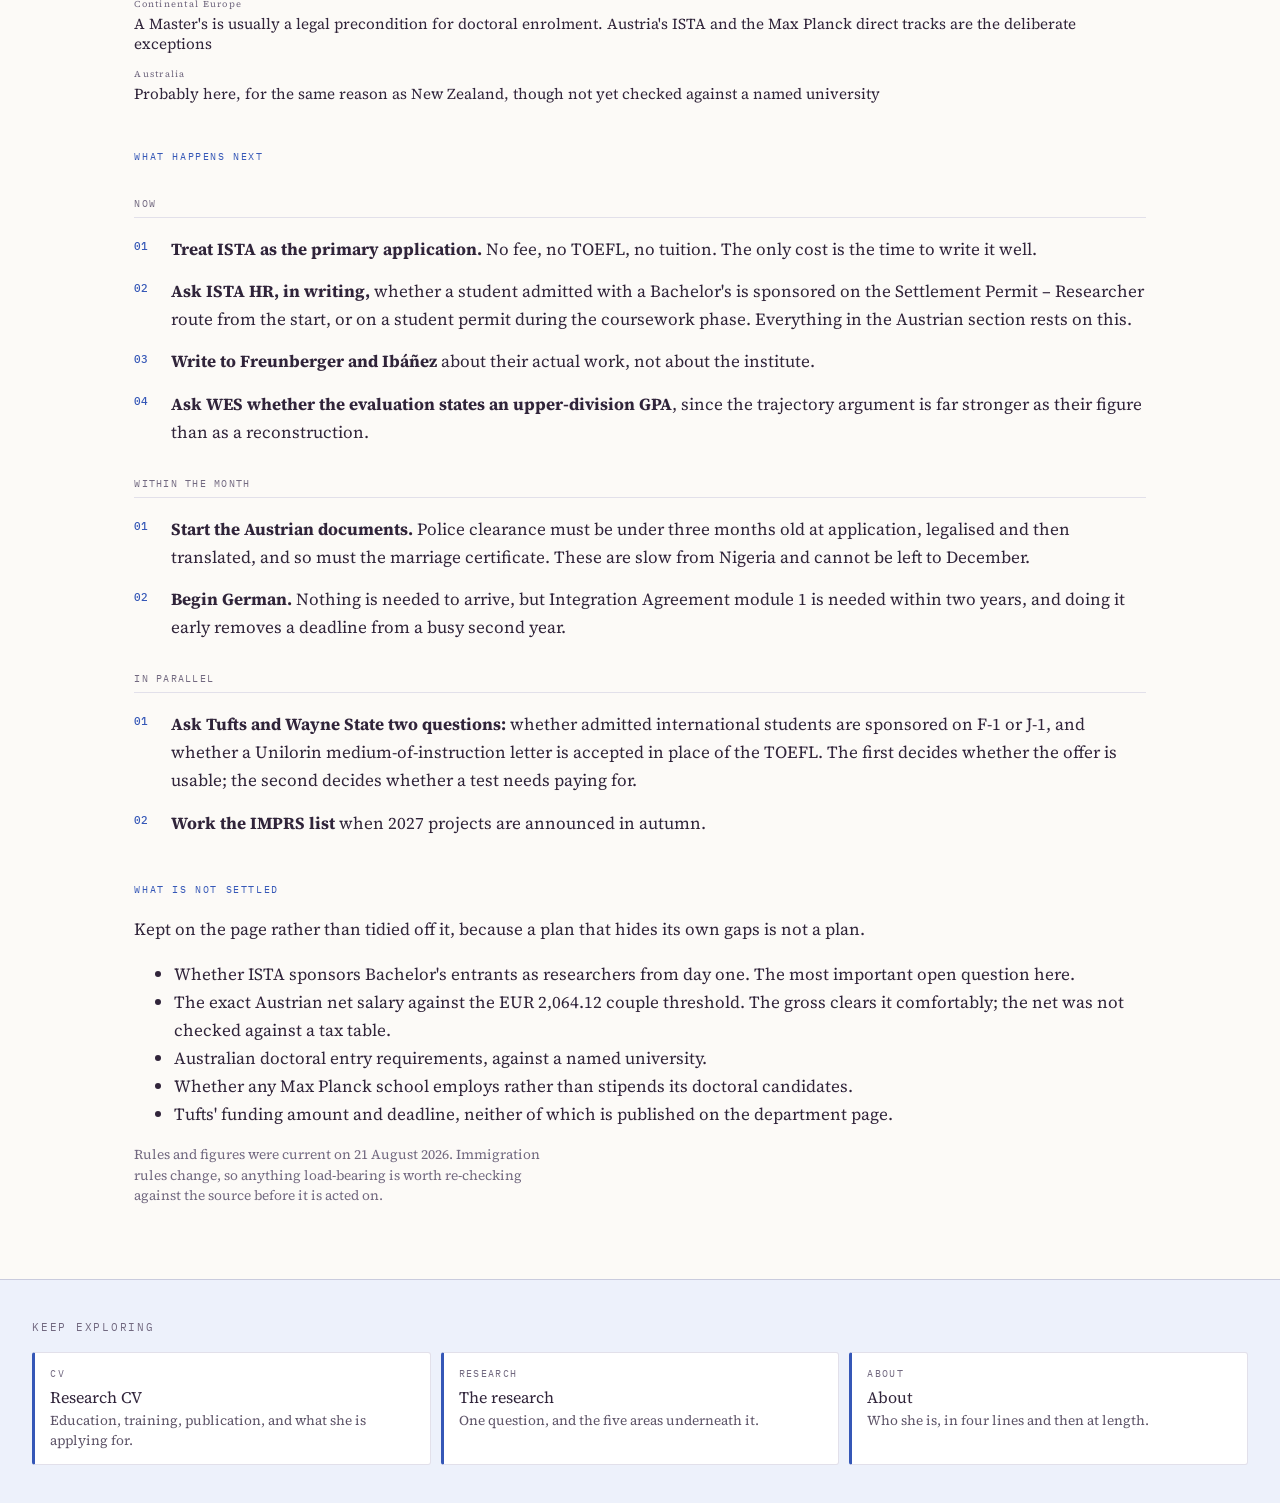
<file: schools.html>
<!DOCTYPE html>
<html lang="en" data-where="schools"
      data-onward="cv|Research CV|cv.html|Education, training, publication, and what she is applying for.; research|The research|research.html|One question, and the five areas underneath it.; about|About|about.html|Who she is, in four lines and then at length.">
<head>
<meta charset="utf-8">
<meta name="viewport" content="width=device-width, initial-scale=1">
<title>Schools I am applying to · Promise Oluwatosin Grace</title>
<meta name="description" content="The programmes Promise is applying to for 2027 entry, what each one requires, what each one funds, and the visa position for each country. Every claim checked against an official source.">
<meta name="robots" content="noindex, nofollow">

<link rel="icon" href="favicon.svg" type="image/svg+xml">
<link rel="preconnect" href="https://fonts.googleapis.com">
<link rel="preconnect" href="https://fonts.gstatic.com" crossorigin>
<link rel="stylesheet" href="https://fonts.googleapis.com/css2?family=Fraunces:opsz,wght@9..144,500;9..144,600&family=Source+Serif+4:opsz,wght@8..60,400;8..60,600&family=Caveat:wght@500&family=IBM+Plex+Mono:wght@400;500&display=swap">
<link rel="stylesheet" href="tokens.css">
<link rel="stylesheet" href="nav.css">
<link rel="stylesheet" href="arrive.css">
<link rel="stylesheet" href="research.css">
<link rel="stylesheet" href="paper.css">
<script src="theme.js"></script>

<style>
/* =========================================================================
   schools.html · page-local styling only

   Everything here consumes tokens.css. No colour is decided in this file.
   Three things this page needs that no other page on the site needed: a
   confidence badge, a comparison table wide enough to need its own scroll,
   and a deadline that counts itself down.
   ========================================================================= */

/* ---- the verdict, at the top ------------------------------------------ */
.sch-verdict{
  display:grid; grid-template-columns:1fr; gap:0;
  border:1px solid var(--rule); border-top:3px solid var(--brand);
  background:var(--surface); border-radius:2px; overflow:hidden;
  margin:0 0 2.6rem;
}
@media (min-width:760px){ .sch-verdict{ grid-template-columns:1.6fr 1fr } }
.sch-verdict-main{ padding:1.5rem 1.6rem }
.sch-verdict-side{
  padding:1.5rem 1.6rem; background:var(--brand-wash);
  border-top:1px solid var(--rule);
  display:flex; flex-direction:column; gap:1.1rem; justify-content:center;
}
@media (min-width:760px){
  .sch-verdict-side{ border-top:0; border-left:1px solid var(--rule) }
}
.sch-verdict h2{
  font-family:Fraunces,Georgia,serif; font-weight:600;
  font-size:1.5rem; line-height:1.15; margin:.35rem 0 .6rem; color:var(--ink);
}
.sch-verdict p{ margin:0; color:var(--ink-soft) }
.sch-stat-n{
  font-family:"IBM Plex Mono",monospace; font-size:1.6rem; font-weight:500;
  line-height:1; color:var(--ink); font-variant-numeric:tabular-nums; display:block;
}
.sch-stat-l{
  font-family:"IBM Plex Mono",monospace; font-size:.65rem; letter-spacing:.12em;
  text-transform:uppercase; color:var(--ink-far); display:block; margin-top:.3rem;
}

/* ---- confidence badges ------------------------------------------------ */
.sch-b{
  display:inline-block; font-family:"IBM Plex Mono",monospace;
  font-size:.62rem; letter-spacing:.1em; text-transform:uppercase;
  padding:.16rem .45rem; border-radius:2px; white-space:nowrap;
  border:1px solid currentColor; vertical-align:middle;
}
.sch-b-ok{ color:var(--checked) }
.sch-b-no{ color:var(--blocked) }
.sch-b-tbc{ color:var(--pending) }
.sch-b-info{ color:var(--brand) }

/* ---- cards ------------------------------------------------------------ */
.sch-card{
  border:1px solid var(--rule); border-left:3px solid var(--rule);
  background:var(--surface); border-radius:2px;
  padding:1.15rem 1.3rem; margin:1.2rem 0;
}
.sch-card.is-ok{ border-left-color:var(--checked) }
.sch-card.is-no{ border-left-color:var(--blocked) }
.sch-card.is-tbc{ border-left-color:var(--pending) }
.sch-card > :last-child{ margin-bottom:0 }
.sch-card h3{
  font-family:Fraunces,Georgia,serif; font-weight:600; font-size:1.12rem;
  margin:0 0 .6rem; color:var(--ink); display:flex; gap:.6rem;
  align-items:center; flex-wrap:wrap;
}
.sch-card h4{
  font-family:"IBM Plex Mono",monospace; font-size:.68rem; letter-spacing:.11em;
  text-transform:uppercase; color:var(--ink-far); margin:1.1rem 0 .4rem;
}

/* ---- quoted regulation ------------------------------------------------ */
.sch-quote{
  border-left:2px solid var(--brand); background:var(--brand-wash);
  padding:.7rem .95rem; margin:1rem 0; border-radius:0 2px 2px 0;
}
.sch-quote p{ margin:0 }
.sch-quote cite{
  display:block; font-family:"IBM Plex Mono",monospace; font-size:.64rem;
  letter-spacing:.09em; text-transform:uppercase; font-style:normal;
  color:var(--ink-far); margin-top:.5rem;
}

/* ---- tables ----------------------------------------------------------- */
.sch-scroll{
  overflow-x:auto; margin:1.2rem 0; max-width:100%;
  border:1px solid var(--rule); border-radius:2px; background:var(--surface);
}
.sch-scroll table{ border-collapse:collapse; width:100%; min-width:640px; font-size:.87rem }
.sch-scroll th,.sch-scroll td{
  padding:.6rem .8rem; text-align:left; vertical-align:top;
  border-bottom:1px solid var(--rule-soft);
}
.sch-scroll thead th{
  background:var(--soft-blue); color:var(--ink-soft);
  font-family:"IBM Plex Mono",monospace; font-size:.62rem;
  letter-spacing:.1em; text-transform:uppercase; font-weight:500; white-space:nowrap;
}
.sch-scroll tbody tr:last-child td,.sch-scroll tbody tr:last-child th{ border-bottom:0 }
.sch-scroll tbody th{ font-weight:600; white-space:nowrap; color:var(--ink) }
.sch-scroll .n{ font-family:"IBM Plex Mono",monospace; font-variant-numeric:tabular-nums; white-space:nowrap }
.sch-scroll tr.is-pick td,.sch-scroll tr.is-pick th{ background:var(--brand-wash) }

/* ---- numbered actions ------------------------------------------------- */
.sch-steps{ list-style:none; padding:0; counter-reset:s }
.sch-steps li{ counter-increment:s; position:relative; padding-left:2.3rem; margin-bottom:.9rem }
.sch-steps li::before{
  content:counter(s,decimal-leading-zero); position:absolute; left:0; top:.15rem;
  font-family:"IBM Plex Mono",monospace; font-size:.7rem; color:var(--brand); font-weight:500;
}
.sch-when{
  font-family:"IBM Plex Mono",monospace; font-size:.65rem; letter-spacing:.12em;
  text-transform:uppercase; color:var(--ink-far);
  margin:1.8rem 0 .8rem; padding-bottom:.3rem; border-bottom:1px solid var(--rule-soft);
}
</style>
</head>
<body class="paper-body">

<a class="skip" href="#schools">Skip to the page</a>

<main class="pg" id="schools">

  <header class="pg-head">
    <p class="mono pg-eyebrow">APPLICATIONS · 2027 ENTRY</p>
    <h1 class="pg-h1">Schools I am applying to</h1>
    <p class="pg-lede">The programmes on the list, what each one asks for, what each one funds, and
    where each country stands on letting a spouse come and work. Every claim here was read off an
    official government page or the institution's own, and anything not yet checked says so.</p>
  </header>

  <!-- ── THE VERDICT ─────────────────────────────────────────────────── -->
  <section class="pg-sec" aria-labelledby="s-verdict">
    <h2 class="mono pg-sec-h" id="s-verdict">Where this comes out</h2>

    <div class="sch-verdict">
      <div class="sch-verdict-main">
        <p class="mono sch-stat-l" style="margin-top:0">The recommendation</p>
        <h2>ISTA, Chemistry &amp; Materials</h2>
        <p>Institute of Science and Technology Austria. Bachelor's holders are admitted directly
        into a funded PhD. No tuition, no application fee, and no English test of any kind. A real
        salary on a five-year employment contract. One route clears the Bachelor's barrier, the
        funding barrier and the spouse work barrier at the same time, and everything else on this
        page fails at least one of them.</p>
      </div>
      <div class="sch-verdict-side">
        <div><span class="sch-stat-n" id="sch-days">&mdash;</span><span class="sch-stat-l">days to the deadline</span></div>
        <div><span class="sch-stat-n">8 Jan 2027</span><span class="sch-stat-l">applications close</span></div>
        <div><span class="sch-stat-n">&euro;0</span><span class="sch-stat-l">cost to apply</span></div>
      </div>
    </div>
  </section>

  <!-- ── THE VISA QUESTION ───────────────────────────────────────────── -->
  <section class="pg-sec" aria-labelledby="s-visa">
    <h2 class="mono pg-sec-h" id="s-visa">The visa question, which decides the rest</h2>

    <p>A funded offer is only usable if it comes with a way for both of us to be in the country and
    for both of us to earn. That constraint is settled first, because it eliminates more programmes
    than any academic requirement does.</p>

    <h3 style="font-family:Fraunces,Georgia,serif;font-weight:600;font-size:1.15rem;margin:1.8rem 0 .5rem">Austria <span class="sch-b sch-b-ok">Verified</span></h3>

    <p>The whole thing turns on one clause. ISTA PhD students hold a <strong>Settlement Permit
    &ndash; Researcher</strong>, and that permit is not restricted to people who already hold a
    doctorate:</p>

    <div class="sch-quote">
      <p>The &ldquo;Settlement Permit &ndash; Researcher&rdquo; is intended for nationals of third
      countries who are in possession of a doctoral/PhD degree <strong>or a degree allowing access
      to doctoral/PhD programmes</strong>&hellip;</p>
      <cite>OeAD, Austrian Agency for Education and Internationalisation</cite>
    </div>

    <p>A B.Sc.(Ed.) is a degree allowing access to a doctoral programme, and being admitted is the
    proof of it. The family members of that permit then receive a <strong>Red-White-Red Card
    Plus</strong>, which the Austrian government's migration portal describes as granting
    &ldquo;unlimited labour market access (as a self-employed or an employed person, not limited to
    a specific employer)&rdquo;.</p>

    <dl class="pg-facts">
      <dt>German</dt>
      <dd>None required to arrive. Ordinary Austrian family reunification needs A1; family members
      of a researcher are explicitly exempt. Module 1 of the Integration Agreement is needed within
      two years to renew, so the language course belongs in year one.</dd>
      <dt>Quota</dt>
      <dd>None. No quotas apply to family members of a Settlement Permit &ndash; Researcher holder.</dd>
      <dt>Cost</dt>
      <dd>EUR 218 each, about EUR 436 for two, plus the Visa D fee and document legalisation.</dd>
      <dt>Decision</dt>
      <dd>Within eight weeks of a complete application, for both permits.</dd>
      <dt>Funds test</dt>
      <dd>EUR 2,064.12 per month for a couple. The ISTA starting salary is EUR 3,053 per month gross
      paid fourteen times a year, so it clears with room.</dd>
    </dl>

    <div class="sch-card is-tbc">
      <h3>The one open risk <span class="sch-b sch-b-tbc">To confirm</span></h3>
      <p>Austria has two relevant permits and which one applies depends on status: researchers doing
      scientific work get the researcher permit, people enrolled in a doctoral programme get a
      student permit, and only the first carries the family work rights. ISTA's own Welcome Services
      page names the researcher route and ISTA employs its PhD students under contract, which is the
      trigger for it, so the evidence points the right way.</p>
      <p>But a Bachelor's entrant spends roughly the first eighteen months on Master's-level
      coursework before the Qualifying Exam, and that phase is where the classification could go the
      other way. One email to ISTA's HR settles it, and it is the first thing on the list below.</p>
    </div>

    <h3 style="font-family:Fraunces,Georgia,serif;font-weight:600;font-size:1.15rem;margin:1.8rem 0 .5rem">United States <span class="sch-b sch-b-no">Closed for a spouse</span></h3>

    <div class="sch-quote">
      <p>The F-2 spouse and children of an F-1 student <strong>may not accept employment</strong>.</p>
      <cite>8 CFR 214.2(f)(15)(i)</cite>
    </div>

    <p>There is no application to file and no exception in the text. Funded US PhD students are
    almost always on F-1, which puts a spouse on F-2. A J-2 spouse of a J-1 exchange visitor may
    apply for employment authorization on Form I-765, but which category a department sponsors
    follows from how the student is funded, and a departmental assistantship usually means F-1.</p>

    <p>A second problem arrived in July. A DHS final rule effective <strong>15 September 2026</strong>
    replaces duration of status with a fixed admission period capped at four years. A chemistry PhD
    runs five to six, so it would mean filing an extension of stay with USCIS mid-degree.</p>

    <h3 style="font-family:Fraunces,Georgia,serif;font-weight:600;font-size:1.15rem;margin:1.8rem 0 .5rem">New Zealand <span class="sch-b sch-b-no">Entry closed</span></h3>

    <p>The best spouse terms found anywhere: a Partner of a Student Work Visa lets the partner do
    &ldquo;any work, in any job, anywhere in New Zealand&rdquo; with no job offer needed, NZD 1,630,
    decided in about five weeks, and international PhD candidates pay domestic tuition.</p>

    <p>And it is shut. Otago requires a Bachelor's with first or upper second class honours at a B+
    average including a research component, or a Master's with one. This one reopens after a
    research Master's, and when it does it is arguably the best destination on the list.</p>

    <h3 style="font-family:Fraunces,Georgia,serif;font-weight:600;font-size:1.15rem;margin:1.8rem 0 .5rem">Germany, Australia, Canada</h3>

    <p><strong>Germany</strong> works on the same logic as Austria: a researcher permit &ldquo;also
    applies to doctoral candidates if they are employed by an academic institution&rdquo;, and a
    researcher's spouse may take any job with no German language requirement. Whether a given Max
    Planck school employs or stipends is a per-school question. <strong>Australia</strong> gives
    dependants unlimited work hours where the student is on a doctoral degree, but the visa costs
    from AUD 2,500 and the entry bar is probably New Zealand's. <strong>Canada</strong> is the route
    already in motion: a spousal open work permit where the programme is a master's of sixteen
    months or longer, or a PhD, at a designated learning institution.</p>

    <p class="mono sch-when">Side by side</p>
    <div class="sch-scroll">
      <table>
        <thead>
          <tr>
            <th scope="col">Country</th>
            <th scope="col">Spouse work rights</th>
            <th scope="col">Language asked of him</th>
            <th scope="col" class="n">Permit cost</th>
            <th scope="col">Open now</th>
          </tr>
        </thead>
        <tbody>
          <tr class="is-pick">
            <th scope="row">Austria &middot; ISTA</th>
            <td>Any job, any employer, or self-employed, with no work permit</td>
            <td>None to arrive; German within two years to renew</td>
            <td class="n">EUR 218</td>
            <td><span class="sch-b sch-b-ok">Yes</span></td>
          </tr>
          <tr>
            <th scope="row">USA &middot; F-1 / F-2</th>
            <td>None, barred by regulation</td>
            <td>None</td>
            <td class="n">USD 185</td>
            <td><span class="sch-b sch-b-tbc">4-year cap</span></td>
          </tr>
          <tr>
            <th scope="row">USA &middot; J-1 / J-2</th>
            <td>Yes, via Form I-765</td>
            <td>None</td>
            <td class="n">USD 185</td>
            <td><span class="sch-b sch-b-tbc">Only if J-1</span></td>
          </tr>
          <tr>
            <th scope="row">New Zealand</th>
            <td>Any job, no job offer needed</td>
            <td>None</td>
            <td class="n">NZD 1,630</td>
            <td><span class="sch-b sch-b-no">No</span></td>
          </tr>
          <tr>
            <th scope="row">Germany</th>
            <td>Any job, where she holds a researcher permit</td>
            <td>None for a researcher's spouse</td>
            <td class="n">Varies</td>
            <td><span class="sch-b sch-b-tbc">Per school</span></td>
          </tr>
          <tr>
            <th scope="row">Australia</th>
            <td>Unlimited hours on a doctoral degree</td>
            <td>None</td>
            <td class="n">AUD 2,500</td>
            <td><span class="sch-b sch-b-tbc">Unverified</span></td>
          </tr>
          <tr>
            <th scope="row">Canada</th>
            <td>Open work permit</td>
            <td>None</td>
            <td class="n">CAD 340</td>
            <td><span class="sch-b sch-b-info">Via the MSc</span></td>
          </tr>
        </tbody>
      </table>
    </div>
  </section>

  <!-- ── THE PROGRAMMES ──────────────────────────────────────────────── -->
  <section class="pg-sec" aria-labelledby="s-progs">
    <h2 class="mono pg-sec-h" id="s-progs">The programmes</h2>

    <div class="sch-card is-ok">
      <h3>ISTA &middot; Chemistry &amp; Materials <span class="sch-b sch-b-ok">Applying</span></h3>
      <p>Klosterneuburg, outside Vienna.</p>
      <dl class="pg-facts">
        <dt>Bachelor's entry</dt><dd>Yes. &ldquo;A bachelor's or a master's degree in science.&rdquo; Bachelor's holders enter a combined Master's-PhD track</dd>
        <dt>English test</dt><dd>Not required at all. &ldquo;A formal proof of competence in English (IELTS, CPE or TOEFL) is not required&rdquo;</dd>
        <dt>Tuition</dt><dd>None</dd>
        <dt>Application fee</dt><dd>None</dd>
        <dt>Salary</dt><dd>EUR 3,053 to 3,673 per month gross, paid fourteen times a year, on a five-year contract</dd>
        <dt>GPA floor</dt><dd>None published</dd>
        <dt>Deadline</dt><dd>8 January 2027</dd>
      </dl>

      <h4>Why the research fits</h4>
      <p>Chemistry &amp; Materials is a named track with thirteen groups, and two of them sit
      directly on what she already works towards. <strong>Stefan Freunberger</strong> leads
      Materials Electrochemistry: new materials and reaction mechanisms in electrochemical energy
      storage, metal-oxygen and metal-sulfur batteries, electrocatalysis, studied with in-situ
      spectroscopy, diffraction and microscopy. <strong>Maria Ib&aacute;&ntilde;ez</strong> leads
      Functional Nanomaterials and runs the Werner Siemens Thermoelectric Laboratory on
      high-efficiency thermoelectric materials. <strong>Bartholom&auml;us Pieber</strong> works on
      heterogeneous photocatalysis with semiconductors. Electrochemical materials, thermoelectrics
      and solar energy materials are three of the five things on her research list, and each is a
      group name rather than a stretch.</p>
      <p>Crystal growth is not on the track page, and nothing at ISTA touches microgravity. That
      interest belongs in the statement of purpose, where nucleation, solidification and phase
      transitions connect to it honestly. It is not something to search on.</p>
    </div>

    <div class="sch-card is-tbc">
      <h3>Wayne State University &middot; Chemistry <span class="sch-b sch-b-tbc">Spouse blocked</span></h3>
      <p>Detroit. Full funding at roughly USD 29,000 plus tuition and health insurance, twelve
      months a year, and the department states that all admitted PhD students receive support. Its
      published requirement is a &ldquo;minimum of 3.0 or its equivalent in upper division
      coursework&rdquo;, which is the criterion her upper-division record meets. English is the
      hurdle: TOEFL iBT 90 with every subsection at 20 or better, with no waiver mentioned.
      Deadline 1 December.</p>
    </div>

    <div class="sch-card is-tbc">
      <h3>Tufts University &middot; Chemistry <span class="sch-b sch-b-tbc">Spouse blocked</span></h3>
      <p>Medford, Massachusetts. The department states plainly that &ldquo;there are no specific
      requirements for grade point average&rdquo;, and asks for &ldquo;an undergraduate degree in
      chemistry, or in a related subject with appropriate chemistry courses&rdquo;, which is the
      most accommodating wording found anywhere for a B.Sc.(Ed.) holder. Unilorin teaches in
      English, so the TOEFL is worth asking about before paying for it.</p>
    </div>

    <div class="sch-card">
      <h3>Max Planck Schools and IMPRS <span class="sch-b sch-b-info">Autumn 2026</span></h3>
      <p>Direct-track and fast-track routes from a Bachelor's exist, and IMPRS-CMS at Stuttgart runs
      a bachelor fellowship. Not every school offers the route, so this is a list to work through
      when 2027 projects are announced, asking each one whether doctoral candidates are employed or
      stipended, because that is what decides the spouse position in Germany.</p>
    </div>
  </section>

  <!-- ── DEFERRED ────────────────────────────────────────────────────── -->
  <section class="pg-sec" aria-labelledby="s-later">
    <h2 class="mono pg-sec-h" id="s-later">On the list for later</h2>
    <p>These need a Master's first, which the Canadian route already in motion supplies.</p>
    <dl class="pg-facts">
      <dt>New Zealand</dt><dd>Blocked on degree class. Reopens with a research Master's, and then the terms are the best of any country here</dd>
      <dt>China, CSC</dt><dd>Doctoral applicants must hold a Master's and be under 40, so the direct route often quoted for it does not exist</dd>
      <dt>Continental Europe</dt><dd>A Master's is usually a legal precondition for doctoral enrolment. Austria's ISTA and the Max Planck direct tracks are the deliberate exceptions</dd>
      <dt>Australia</dt><dd>Probably here, for the same reason as New Zealand, though not yet checked against a named university</dd>
    </dl>
  </section>

  <!-- ── ACTIONS ─────────────────────────────────────────────────────── -->
  <section class="pg-sec" aria-labelledby="s-do">
    <h2 class="mono pg-sec-h" id="s-do">What happens next</h2>

    <p class="mono sch-when">Now</p>
    <ol class="sch-steps">
      <li><strong>Treat ISTA as the primary application.</strong> No fee, no TOEFL, no tuition. The only cost is the time to write it well.</li>
      <li><strong>Ask ISTA HR, in writing,</strong> whether a student admitted with a Bachelor's is sponsored on the Settlement Permit &ndash; Researcher route from the start, or on a student permit during the coursework phase. Everything in the Austrian section rests on this.</li>
      <li><strong>Write to Freunberger and Ib&aacute;&ntilde;ez</strong> about their actual work, not about the institute.</li>
      <li><strong>Ask WES whether the evaluation states an upper-division GPA</strong>, since the trajectory argument is far stronger as their figure than as a reconstruction.</li>
    </ol>

    <p class="mono sch-when">Within the month</p>
    <ol class="sch-steps" start="5">
      <li><strong>Start the Austrian documents.</strong> Police clearance must be under three months old at application, legalised and then translated, and so must the marriage certificate. These are slow from Nigeria and cannot be left to December.</li>
      <li><strong>Begin German.</strong> Nothing is needed to arrive, but Integration Agreement module 1 is needed within two years, and doing it early removes a deadline from a busy second year.</li>
    </ol>

    <p class="mono sch-when">In parallel</p>
    <ol class="sch-steps" start="7">
      <li><strong>Ask Tufts and Wayne State two questions:</strong> whether admitted international students are sponsored on F-1 or J-1, and whether a Unilorin medium-of-instruction letter is accepted in place of the TOEFL. The first decides whether the offer is usable; the second decides whether a test needs paying for.</li>
      <li><strong>Work the IMPRS list</strong> when 2027 projects are announced in autumn.</li>
    </ol>
  </section>

  <!-- ── HONESTY ─────────────────────────────────────────────────────── -->
  <section class="pg-sec" aria-labelledby="s-open">
    <h2 class="mono pg-sec-h" id="s-open">What is not settled</h2>
    <p>Kept on the page rather than tidied off it, because a plan that hides its own gaps is not a
    plan.</p>
    <ul>
      <li>Whether ISTA sponsors Bachelor's entrants as researchers from day one. The most important open question here.</li>
      <li>The exact Austrian net salary against the EUR 2,064.12 couple threshold. The gross clears it comfortably; the net was not checked against a tax table.</li>
      <li>Australian doctoral entry requirements, against a named university.</li>
      <li>Whether any Max Planck school employs rather than stipends its doctoral candidates.</li>
      <li>Tufts' funding amount and deadline, neither of which is published on the department page.</li>
    </ul>
    <p class="pg-note">Rules and figures were current on 21 August 2026. Immigration rules change,
    so anything load-bearing is worth re-checking against the source before it is acted on.</p>
  </section>

</main>

<script src="nav.js"></script>
<script src="onward.js"></script>
<script>
/* The deadline counts itself down, so the page cannot quietly go stale. */
(function () {
  var el = document.getElementById("sch-days");
  if (!el) return;
  var days = Math.ceil((new Date("2027-01-08T00:00:00") - new Date()) / 86400000);
  el.textContent = days > 0 ? days : "Closed";
})();
</script>
</body>
</html>
</file>
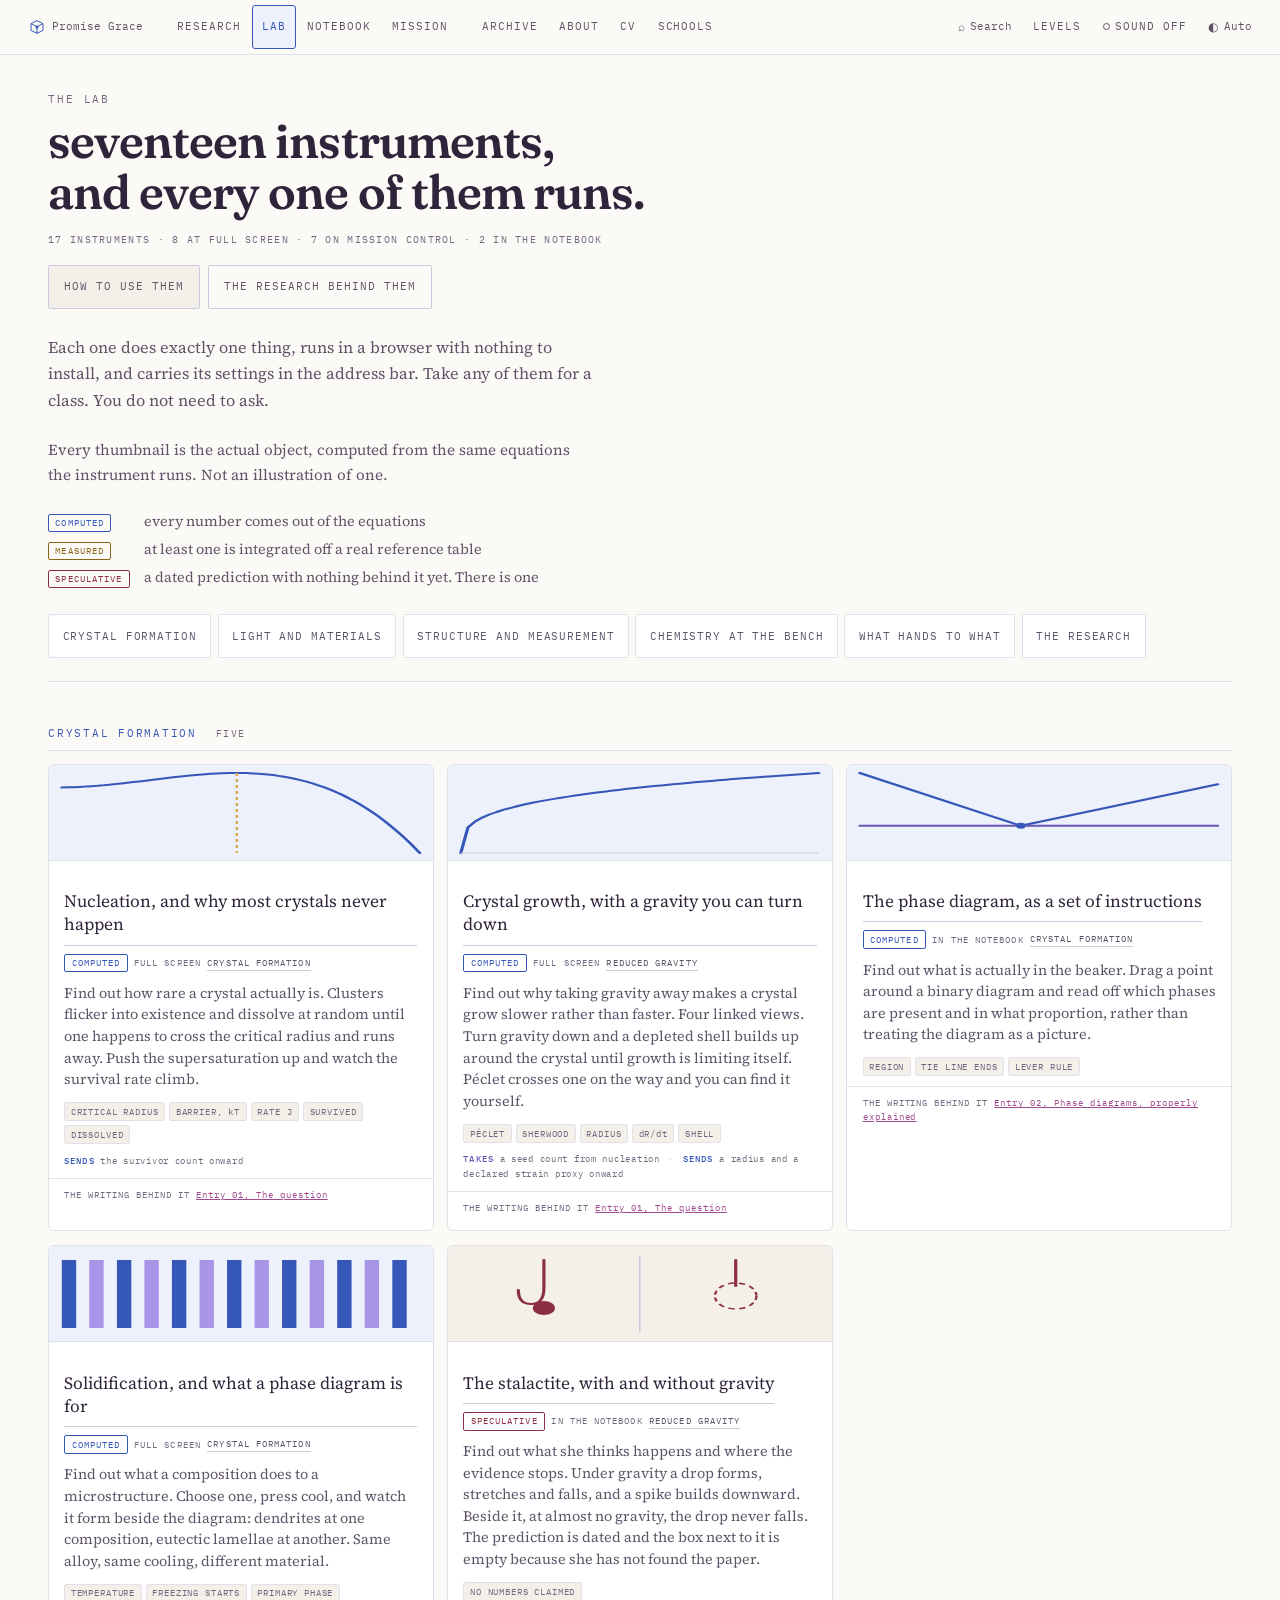
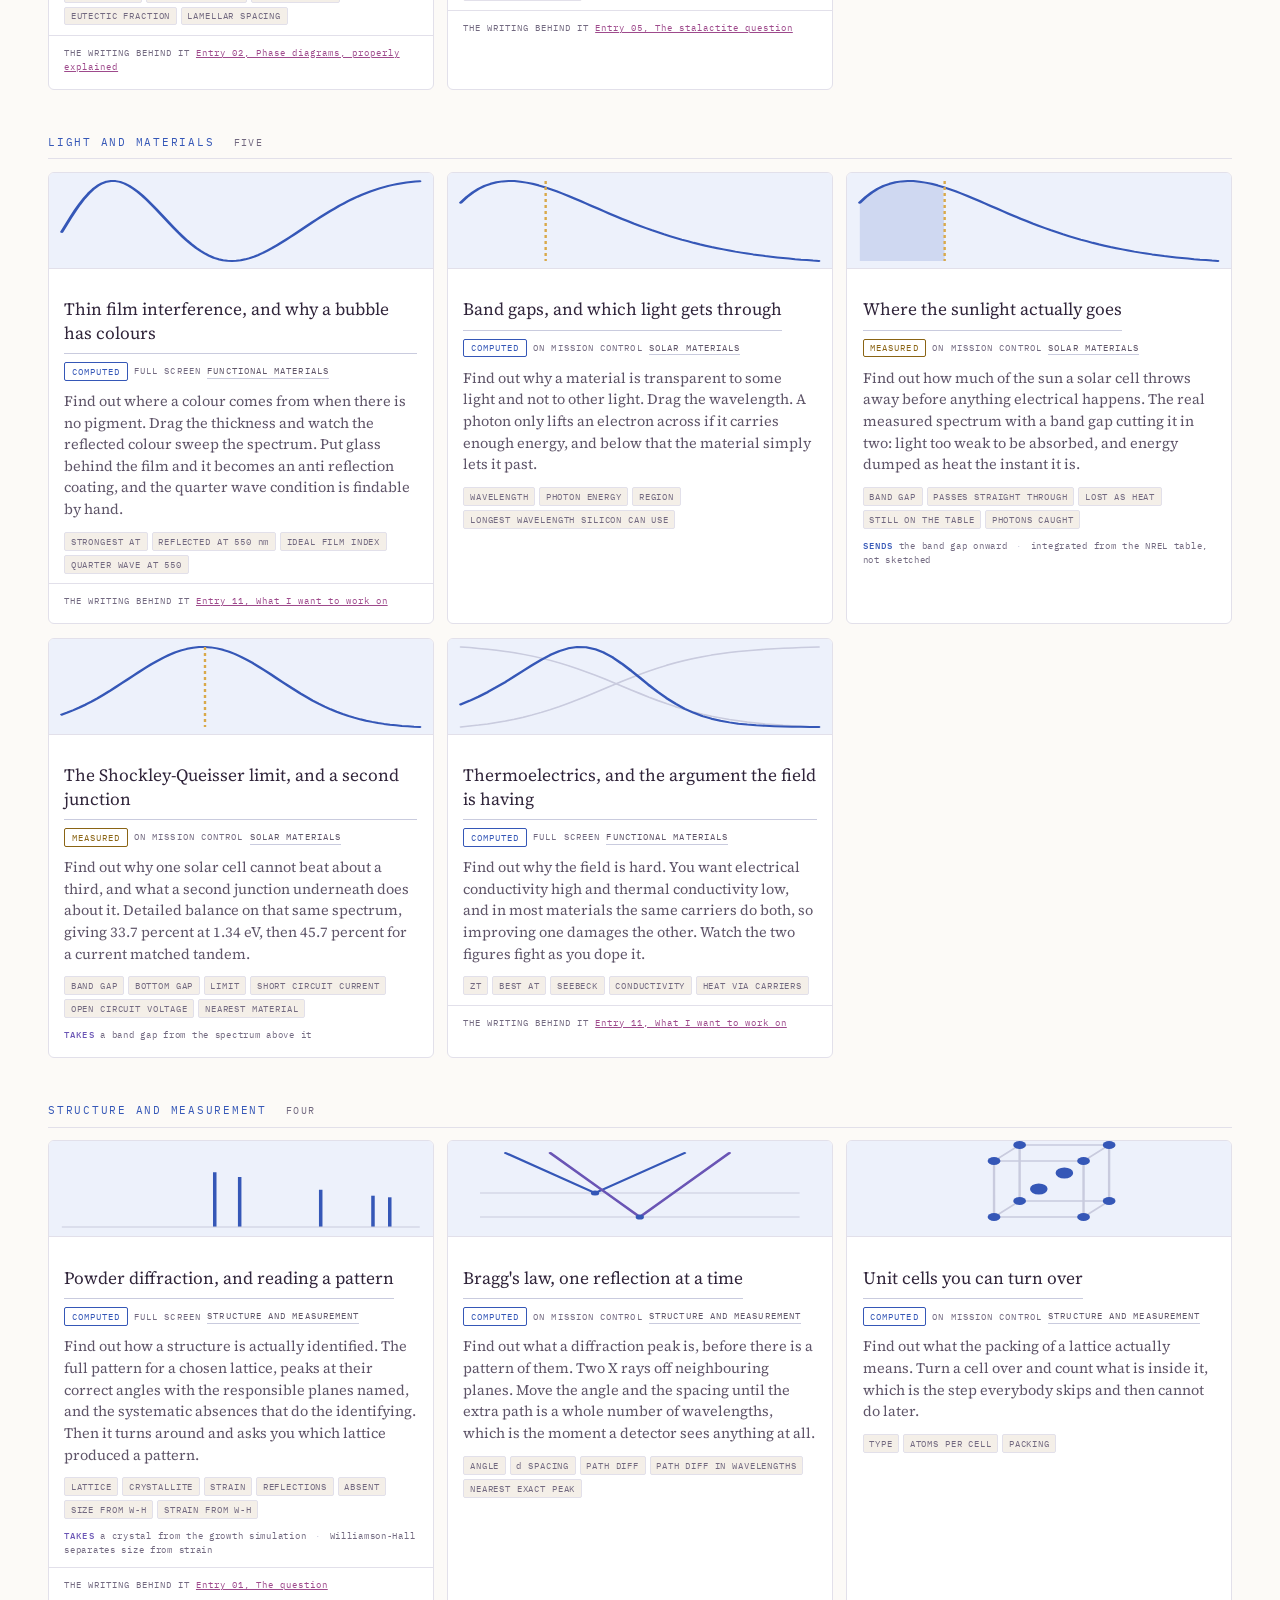
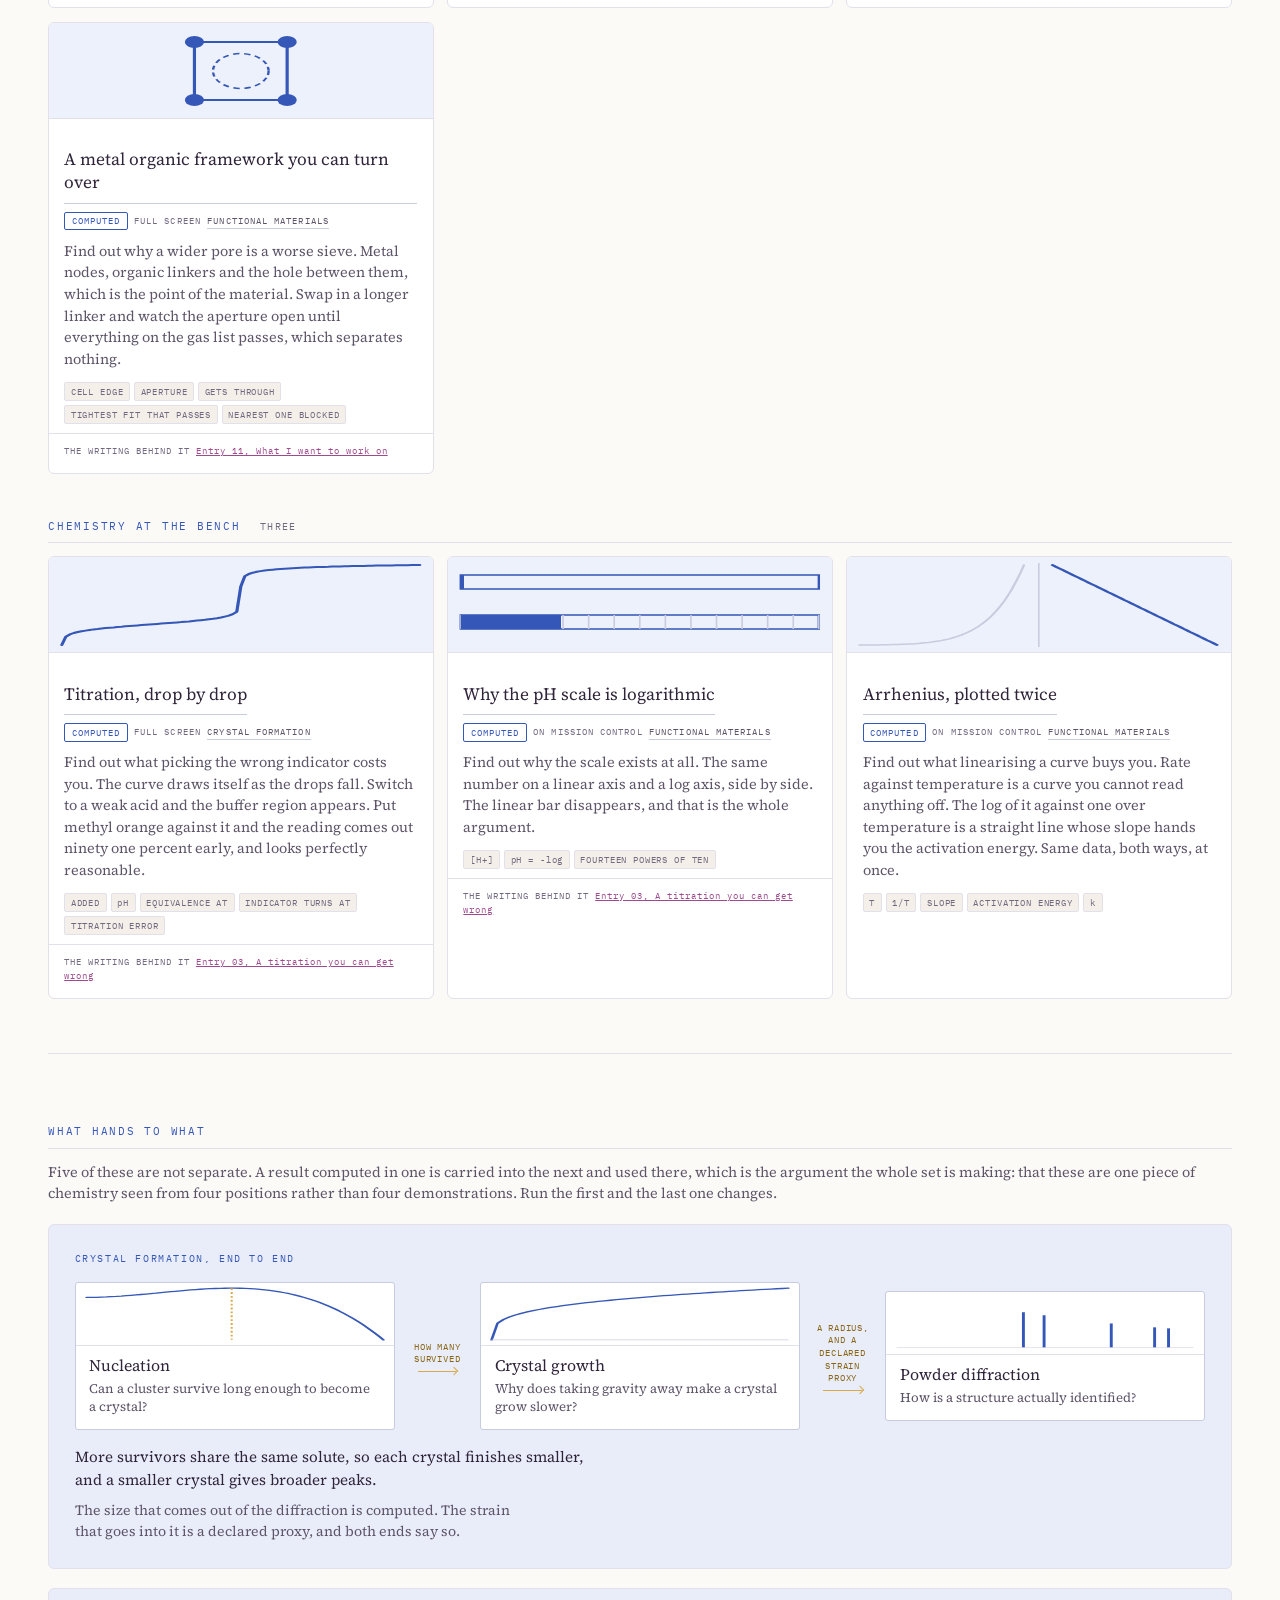
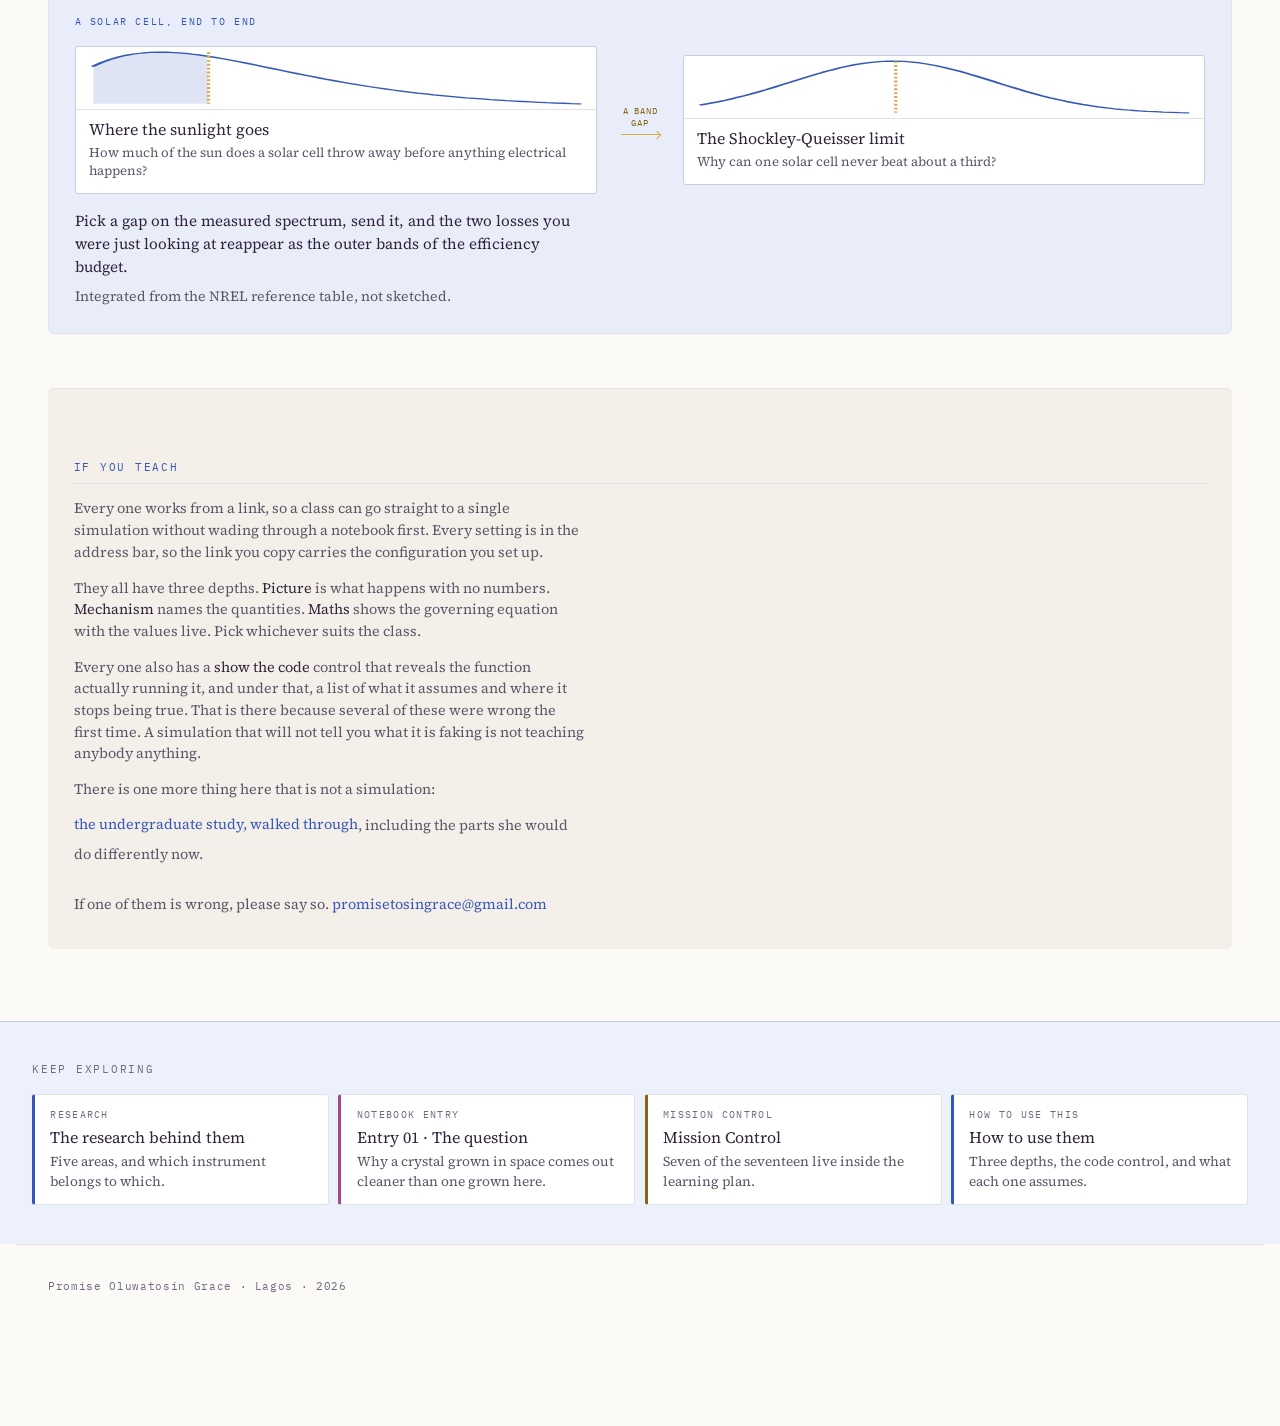
<file: simulations.html>
<!DOCTYPE html>
<html lang="en" data-where="lab"
      data-onward="research|The research behind them|research.html|Five areas, and which instrument belongs to which.; notebook:question; mission|Mission Control|mission-planner-website/index.html|Seven of the seventeen live inside the learning plan.; guide|How to use them|guide.html|Three depths, the code control, and what each one assumes.">
<head>
<meta charset="utf-8">
<meta name="viewport" content="width=device-width, initial-scale=1">
<title>The Lab · Promise Oluwatosin Grace</title>
<meta name="description" content="An index of seventeen interactive chemistry and materials science simulations: what each one lets you find out, what it computes, and which ones hand their results to each other.">

<meta property="og:type" content="website">
<meta property="og:title" content="The Lab · Seventeen instruments">
<meta property="og:description" content="What each one lets you find out, what it computes, and which ones hand their results to each other.">
<meta property="og:image" content="assets/scans/og-card.jpg">

<link rel="preconnect" href="https://fonts.googleapis.com">
<link rel="preconnect" href="https://fonts.gstatic.com" crossorigin>
<link rel="stylesheet" href="https://fonts.googleapis.com/css2?family=Fraunces:opsz,wght@9..144,500;9..144,600&family=Source+Serif+4:opsz,wght@8..60,400;8..60,600&family=IBM+Plex+Mono:wght@400;500&display=swap">
<link rel="icon" href="favicon.svg" type="image/svg+xml">
<link rel="stylesheet" href="tokens.css">
<link rel="stylesheet" href="instrument.css">
<link rel="stylesheet" href="nav.css">
<link rel="stylesheet" href="research.css">
<link rel="stylesheet" href="lab.css">
<script src="theme.js"></script>
</head>
<body class="inst inst-index">

<a class="skip" href="#index">Skip to the index</a>

<header class="lab-head">
  <p class="mono lab-eyebrow">THE LAB</p>
  <h1 class="lab-h1"><span data-count="sims">Seventeen</span> instruments, and every one of
  them runs.</h1>
  <p class="mono inst-run"><span data-run-id>INDEX</span></p>
  <div class="inst-head-acts">
    <a class="inst-btn" href="guide.html">How to use them</a>
    <a class="inst-btn inst-btn-quiet" href="research.html">The research behind them</a>
  </div>
</header>

<main id="index" class="inst-stage">

  <p class="ix-lede">Each one does exactly one thing, runs in a browser with nothing to install,
  and carries its settings in the address bar. Take any of them for a class. You do not need to
  ask.</p>

  <p class="ix-lede ix-lede-quiet">Every thumbnail is the actual object, computed from the same
  equations the instrument runs. Not an illustration of one.</p>

  <!-- The three labels, as a key rather than as a paragraph. They were a
       sixty word sentence with three tags buried in it, which is the
       densest thing on the page and the least worth reading as prose. -->
  <dl class="ix-key">
    <dt><span class="tag tag-computed">COMPUTED</span></dt>
    <dd>every number comes out of the equations</dd>
    <dt><span class="tag tag-measured">MEASURED</span></dt>
    <dd>at least one is integrated off a real reference table</dd>
    <dt><span class="tag tag-spec">SPECULATIVE</span></dt>
    <dd>a dated prediction with nothing behind it yet. There is one</dd>
  </dl>

  <nav class="ix-jump" aria-label="Groups">
    <a href="#crystal-formation">Crystal formation</a>
    <a href="#light">Light and materials</a>
    <a href="#structure">Structure and measurement</a>
    <a href="#bench">Chemistry at the bench</a>
    <a href="#chains">What hands to what</a>
    <a href="research.html">The research</a>
  </nav>

  <!-- ── crystal formation ────────────────────────────────────────────── -->
  <section class="ix-group" id="crystal-formation" aria-labelledby="g1">
    <h2 class="mono" id="g1">CRYSTAL FORMATION <span>five</span></h2>
    <ol class="ix-list">

      <li class="ix-item" data-sim="nucleation">
        <p class="ix-name"><a href="instrument.html?sim=nucleation">Nucleation, and why most crystals never happen</a></p>
        <p class="ix-find">Find out how rare a crystal actually is. Clusters flicker into existence
        and dissolve at random until one happens to cross the critical radius and runs away. Push
        the supersaturation up and watch the survival rate climb.</p>
        <p class="mono ix-quant"><span>CRITICAL RADIUS</span><span>BARRIER, kT</span><span>RATE J</span><span>SURVIVED</span><span>DISSOLVED</span></p>
        <p class="mono ix-meta"><b class="ix-out">SENDS</b> the survivor count onward</p>
      </li>

      <li class="ix-item is-framed" data-sim="crystal">
        <p class="ix-name"><a href="instrument.html?sim=crystal">Crystal growth, with a gravity you can turn down</a>
          <span class="mono ix-flag">FULL SCREEN</span></p>
        <p class="ix-find">Find out why taking gravity away makes a crystal grow slower rather than
        faster. Four linked views. Turn gravity down and a depleted shell builds up around the
        crystal until growth is limiting itself. Péclet crosses one on the way and you can find it
        yourself.</p>
        <p class="mono ix-quant"><span>PÉCLET</span><span>SHERWOOD</span><span>RADIUS</span><span>dR/dt</span><span>SHELL</span></p>
        <p class="mono ix-meta"><b class="ix-in">TAKES</b> a seed count from nucleation<span class="ix-sep">·</span><b class="ix-out">SENDS</b> a radius and a declared strain proxy onward</p>
      </li>

      <li class="ix-item" data-sim="phase">
        <p class="ix-name"><a href="notebook.html#fig-phase">The phase diagram, as a set of instructions</a>
          <span class="mono ix-flag is-open">IN THE NOTEBOOK</span></p>
        <p class="ix-find">Find out what is actually in the beaker. Drag a point around a binary
        diagram and read off which phases are present and in what proportion, rather than treating
        the diagram as a picture.</p>
        <p class="mono ix-quant"><span>REGION</span><span>TIE LINE ENDS</span><span>LEVER RULE</span></p>
      </li>

      <li class="ix-item" data-sim="solidify">
        <p class="ix-name"><a href="instrument.html?sim=solidify">Solidification, and what a phase diagram is for</a></p>
        <p class="ix-find">Find out what a composition does to a microstructure. Choose one, press
        cool, and watch it form beside the diagram: dendrites at one composition, eutectic lamellae
        at another. Same alloy, same cooling, different material.</p>
        <p class="mono ix-quant"><span>TEMPERATURE</span><span>FREEZING STARTS</span><span>PRIMARY PHASE</span><span>EUTECTIC FRACTION</span><span>LAMELLAR SPACING</span></p>
      </li>

      <li class="ix-item" data-sim="stalactite">
        <p class="ix-name"><a href="notebook.html#fig-stal">The stalactite, with and without gravity</a>
          <span class="mono ix-flag is-open">SPECULATIVE</span>
          <span class="mono ix-flag is-open">IN THE NOTEBOOK</span></p>
        <p class="ix-find">Find out what she thinks happens and where the evidence stops. Under
        gravity a drop forms, stretches and falls, and a spike builds downward. Beside it, at almost
        no gravity, the drop never falls. The prediction is dated and the box next to it is empty
        because she has not found the paper.</p>
        <p class="mono ix-quant"><span>NO NUMBERS CLAIMED</span></p>
      </li>

    </ol>
  </section>

  <!-- ── light and materials ──────────────────────────────────────────── -->
  <section class="ix-group" id="light" aria-labelledby="g2">
    <h2 class="mono" id="g2">LIGHT AND MATERIALS <span>five</span></h2>
    <ol class="ix-list">

      <li class="ix-item" data-sim="thinfilm">
        <p class="ix-name"><a href="instrument.html?sim=thinfilm">Thin film interference, and why a bubble has colours</a></p>
        <p class="ix-find">Find out where a colour comes from when there is no pigment. Drag the
        thickness and watch the reflected colour sweep the spectrum. Put glass behind the film and
        it becomes an anti reflection coating, and the quarter wave condition is findable by hand.</p>
        <p class="mono ix-quant"><span>STRONGEST AT</span><span>REFLECTED AT 550 nm</span><span>IDEAL FILM INDEX</span><span>QUARTER WAVE AT 550</span></p>
      </li>

      <li class="ix-item" data-sim="bandgap">
        <p class="ix-name"><a href="mission-planner-website/index.html#viz-bandgap">Band gaps, and which light gets through</a>
          <span class="mono ix-flag is-open">ON THE MISSION PLANNER</span></p>
        <p class="ix-find">Find out why a material is transparent to some light and not to other
        light. Drag the wavelength. A photon only lifts an electron across if it carries enough
        energy, and below that the material simply lets it past.</p>
        <p class="mono ix-quant"><span>WAVELENGTH</span><span>PHOTON ENERGY</span><span>REGION</span><span>LONGEST WAVELENGTH SILICON CAN USE</span></p>
      </li>

      <li class="ix-item" data-sim="spectrum">
        <p class="ix-name"><a href="mission-planner-website/index.html#viz-spectrum">Where the sunlight actually goes</a>
          <span class="mono ix-flag is-open">ON THE MISSION PLANNER</span></p>
        <p class="ix-find">Find out how much of the sun a solar cell throws away before anything
        electrical happens. The real measured spectrum with a band gap cutting it in two: light too
        weak to be absorbed, and energy dumped as heat the instant it is.</p>
        <p class="mono ix-quant"><span>BAND GAP</span><span>PASSES STRAIGHT THROUGH</span><span>LOST AS HEAT</span><span>STILL ON THE TABLE</span><span>PHOTONS CAUGHT</span></p>
        <p class="mono ix-meta"><b class="ix-out">SENDS</b> the band gap onward<span class="ix-sep">·</span>integrated from the NREL table, not sketched</p>
      </li>

      <li class="ix-item" data-sim="limit">
        <p class="ix-name"><a href="mission-planner-website/index.html#viz-limit">The Shockley-Queisser limit, and a second junction</a>
          <span class="mono ix-flag is-open">ON THE MISSION PLANNER</span></p>
        <p class="ix-find">Find out why one solar cell cannot beat about a third, and what a second
        junction underneath does about it. Detailed balance on that same spectrum, giving 33.7
        percent at 1.34 eV, then 45.7 percent for a current matched tandem.</p>
        <p class="mono ix-quant"><span>BAND GAP</span><span>BOTTOM GAP</span><span>LIMIT</span><span>SHORT CIRCUIT CURRENT</span><span>OPEN CIRCUIT VOLTAGE</span><span>NEAREST MATERIAL</span></p>
        <p class="mono ix-meta"><b class="ix-in">TAKES</b> a band gap from the spectrum above it</p>
      </li>

      <li class="ix-item" data-sim="thermo">
        <p class="ix-name"><a href="instrument.html?sim=thermo">Thermoelectrics, and the argument the field is having</a></p>
        <p class="ix-find">Find out why the field is hard. You want electrical conductivity high and
        thermal conductivity low, and in most materials the same carriers do both, so improving one
        damages the other. Watch the two figures fight as you dope it.</p>
        <p class="mono ix-quant"><span>ZT</span><span>BEST AT</span><span>SEEBECK</span><span>CONDUCTIVITY</span><span>HEAT VIA CARRIERS</span></p>
      </li>

    </ol>
  </section>

  <!-- ── structure and measurement ────────────────────────────────────── -->
  <section class="ix-group" id="structure" aria-labelledby="g3">
    <h2 class="mono" id="g3">STRUCTURE AND MEASUREMENT <span>four</span></h2>
    <ol class="ix-list">

      <li class="ix-item" data-sim="diffraction">
        <p class="ix-name"><a href="instrument.html?sim=diffraction">Powder diffraction, and reading a pattern</a></p>
        <p class="ix-find">Find out how a structure is actually identified. The full pattern for a
        chosen lattice, peaks at their correct angles with the responsible planes named, and the
        systematic absences that do the identifying. Then it turns around and asks you which
        lattice produced a pattern.</p>
        <p class="mono ix-quant"><span>LATTICE</span><span>CRYSTALLITE</span><span>STRAIN</span><span>REFLECTIONS</span><span>ABSENT</span><span>SIZE FROM W-H</span><span>STRAIN FROM W-H</span></p>
        <p class="mono ix-meta"><b class="ix-in">TAKES</b> a crystal from the growth simulation<span class="ix-sep">·</span>Williamson-Hall separates size from strain</p>
      </li>

      <li class="ix-item" data-sim="bragg">
        <p class="ix-name"><a href="mission-planner-website/index.html#viz-bragg">Bragg's law, one reflection at a time</a>
          <span class="mono ix-flag is-open">ON THE MISSION PLANNER</span></p>
        <p class="ix-find">Find out what a diffraction peak is, before there is a pattern of them.
        Two X rays off neighbouring planes. Move the angle and the spacing until the extra path is
        a whole number of wavelengths, which is the moment a detector sees anything at all.</p>
        <p class="mono ix-quant"><span>ANGLE</span><span>d SPACING</span><span>PATH DIFF</span><span>PATH DIFF IN WAVELENGTHS</span><span>NEAREST EXACT PEAK</span></p>
      </li>

      <li class="ix-item" data-sim="cells">
        <p class="ix-name"><a href="mission-planner-website/index.html#viz-cells">Unit cells you can turn over</a>
          <span class="mono ix-flag is-open">ON THE MISSION PLANNER</span></p>
        <p class="ix-find">Find out what the packing of a lattice actually means. Turn a cell over
        and count what is inside it, which is the step everybody skips and then cannot do later.</p>
        <p class="mono ix-quant"><span>TYPE</span><span>ATOMS PER CELL</span><span>PACKING</span></p>
      </li>

      <li class="ix-item" data-sim="mof">
        <p class="ix-name"><a href="instrument.html?sim=mof">A metal organic framework you can turn over</a></p>
        <p class="ix-find">Find out why a wider pore is a worse sieve. Metal nodes, organic linkers
        and the hole between them, which is the point of the material. Swap in a longer linker and
        watch the aperture open until everything on the gas list passes, which separates nothing.</p>
        <p class="mono ix-quant"><span>CELL EDGE</span><span>APERTURE</span><span>GETS THROUGH</span><span>TIGHTEST FIT THAT PASSES</span><span>NEAREST ONE BLOCKED</span></p>
      </li>

    </ol>
  </section>

  <!-- ── chemistry at the bench ───────────────────────────────────────── -->
  <section class="ix-group" id="bench" aria-labelledby="g4">
    <h2 class="mono" id="g4">CHEMISTRY AT THE BENCH <span>three</span></h2>
    <ol class="ix-list">

      <li class="ix-item" data-sim="titration">
        <p class="ix-name"><a href="instrument.html?sim=titration">Titration, drop by drop</a></p>
        <p class="ix-find">Find out what picking the wrong indicator costs you. The curve draws
        itself as the drops fall. Switch to a weak acid and the buffer region appears. Put methyl
        orange against it and the reading comes out ninety one percent early, and looks perfectly
        reasonable.</p>
        <p class="mono ix-quant"><span>ADDED</span><span>pH</span><span>EQUIVALENCE AT</span><span>INDICATOR TURNS AT</span><span>TITRATION ERROR</span></p>
      </li>

      <li class="ix-item" data-sim="ph">
        <p class="ix-name"><a href="mission-planner-website/index.html#viz-ph">Why the pH scale is logarithmic</a>
          <span class="mono ix-flag is-open">ON THE MISSION PLANNER</span></p>
        <p class="ix-find">Find out why the scale exists at all. The same number on a linear axis
        and a log axis, side by side. The linear bar disappears, and that is the whole argument.</p>
        <p class="mono ix-quant"><span>[H+]</span><span>pH = -log</span><span>FOURTEEN POWERS OF TEN</span></p>
      </li>

      <li class="ix-item" data-sim="arrhenius">
        <p class="ix-name"><a href="mission-planner-website/index.html#viz-arrhenius">Arrhenius, plotted twice</a>
          <span class="mono ix-flag is-open">ON THE MISSION PLANNER</span></p>
        <p class="ix-find">Find out what linearising a curve buys you. Rate against temperature is
        a curve you cannot read anything off. The log of it against one over temperature is a
        straight line whose slope hands you the activation energy. Same data, both ways, at once.</p>
        <p class="mono ix-quant"><span>T</span><span>1/T</span><span>SLOPE</span><span>ACTIVATION ENERGY</span><span>k</span></p>
      </li>

    </ol>
  </section>

  <!-- ── the chains ───────────────────────────────────────────────────
       Five of the seventeen are not separate, and that is the strongest
       single claim this set makes. It used to be four lines of prose near
       the bottom of this page. lab.js draws it instead, from the same
       declaration the research page reads, with the carried quantity
       named on every arrow.
       ─────────────────────────────────────────────────────────────────── -->
  <section class="ix-group ix-chains" id="chains" aria-labelledby="g5">
    <h2 class="mono" id="g5">WHAT HANDS TO WHAT</h2>
    <p class="ix-find ix-chain-note">Five of these are not separate. A result computed in one is
    carried into the next and used there, which is the argument the whole set is making: that these
    are one piece of chemistry seen from four positions rather than four demonstrations. Run the
    first and the last one changes.</p>

    <div data-chains>
      <noscript>
        <ol class="ix-chain">
          <li>
            <p class="mono ix-chain-head">CRYSTAL FORMATION, END TO END</p>
            <p class="ix-chain-row">
              <a href="instrument.html?sim=nucleation">Nucleation</a>
              <span class="mono ix-carry">how many survived</span>
              <a href="instrument.html?sim=crystal">Crystal growth</a>
              <span class="mono ix-carry">radius, and a declared strain proxy</span>
              <a href="instrument.html?sim=diffraction">Powder diffraction</a>
            </p>
          </li>
          <li>
            <p class="mono ix-chain-head">A SOLAR CELL, END TO END</p>
            <p class="ix-chain-row">
              <a href="mission-planner-website/index.html#viz-spectrum">Where the sunlight goes</a>
              <span class="mono ix-carry">a band gap</span>
              <a href="mission-planner-website/index.html#viz-limit">The Shockley-Queisser limit</a>
            </p>
          </li>
        </ol>
      </noscript>
    </div>
  </section>

  <!-- ── using them ──────────────────────────────────────────────────── -->
  <section class="ix-group ix-using" id="using" aria-labelledby="g6">
    <h2 class="mono" id="g6">IF YOU TEACH</h2>
    <p class="ix-find">Every one works from a link, so a class can go straight to a single
    simulation without wading through a notebook first. Every setting is in the address bar, so the
    link you copy carries the configuration you set up.</p>
    <p class="ix-find">They all have three depths. <b>Picture</b> is what happens with no numbers.
    <b>Mechanism</b> names the quantities. <b>Maths</b> shows the governing equation with the
    values live. Pick whichever suits the class.</p>
    <p class="ix-find">Every one also has a <b>show the code</b> control that reveals the function
    actually running it, and under that, a list of what it assumes and where it stops being true.
    That is there because several of these were wrong the first time. A simulation that will not
    tell you what it is faking is not teaching anybody anything.</p>
    <p class="ix-find">There is one more thing here that is not a simulation: <a class="ix-plain"
    href="notebook.html#the-study">the undergraduate study, walked through</a>, including the parts
    she would do differently now.</p>
    <p class="ix-find">If one of them is wrong, please say so.
      <a class="ix-plain" href="mailto:promisetosingrace@gmail.com?subject=Something%20in%20one%20of%20your%20simulations">promisetosingrace@gmail.com</a></p>
  </section>

</main>

<footer class="ix-foot">
  <p class="mono">Promise Oluwatosin Grace · Lagos · 2026</p>
</footer>

<script src="audio.js" defer></script>
<script src="sound.js" defer></script>
<script src="index-sims.js" defer></script>
<script src="map.js" defer></script>
<script src="previews.js" defer></script>
<script src="lab.js" defer></script>
<script src="onward.js" defer></script>
<script src="palette.js" defer></script>
<script src="search.js" defer></script>
<script src="nav.js" defer></script>
<script src="crossing.js" defer></script>
</body>
</html>
</file>
<file: tokens.css>
/* =========================================================================
   tokens.css · the one place a colour is decided

   WHY THIS FILE EXISTS

   The site grew as three separate worlds. The notebook was paper and sage,
   the simulations were a dark bench with an amber accent, and the mission
   planner had its own copy of the notebook's palette with nine extra values
   bolted on. Three worlds meant three answers to "what colour is a link",
   and a reader crossing between them was crossing between products.

   Everything below is loaded first, by every page, and every other
   stylesheet consumes it. A component that wants a colour asks for a token.
   No component invents one.

   THE HIERARCHY, AND IT IS NOT A FLAT PALETTE

     soft white          the page, and most of what you see
        ↓
     royal blue          navigation, links, active states, research nodes
        ↓
     soft blue           research surfaces and secondary panels
        ↓
     orchid / lavender   the notebook, and interactive science
        ↓
     gold / butter       discoveries, results, learning

   Royal blue and soft white have to stay recognisable as the brand, so
   everything below them appears in smaller quantities by construction: the
   accents are given as fills and rules, and their -ink variants exist only
   so that text on them can clear AA.

   CONTRAST, MEASURED ON #FCFAF7

     ink          #30243A   14.15:1
     ink-soft     #5E5468    6.85:1
     ink-far      #726980    5.04:1
     brand        #3557B7    6.30:1
     orchid-ink   #9E4A8C    5.32:1
     lavender-ink #6A55B5    5.65:1
     gold-ink     #8A6414    5.22:1
     correction   #8C2F45    7.51:1
     aside        #8A5A2B    5.48:1

   The bare orchid, lavender, gold and butter are fills and never carry text.

   SEMANTICS THAT SURVIVED THE MERGE

   Two of the old pen colours are kept because they mean something rather
   than because they were there. --correction only ever marks a thing
   students get wrong; --aside only ever marks a margin afterthought. Search
   either token and you will still find only those uses. Everything that was
   --sage is now --brand, because sage never meant anything: it was simply
   the colour interface elements happened to be.

   DARK

   The same world at night, not an inversion and not a second product. The
   backgrounds go to deep plum rather than to black, the blue lifts to
   #6B8DE8 so it still reads as the same blue, and the accents lighten by
   the same amount so their relationships to each other are unchanged.
   ========================================================================= */

:root {
  color-scheme: light;

  /* ---- surfaces ------------------------------------------------------ */
  --paper:       #FCFAF7;   /* the page */
  --paper-deep:  #F4EFE8;   /* something recessed into it */
  --surface:     #FFFFFF;   /* something raised off it */
  --soft-blue:   #E8EDF9;   /* a research surface */
  --soft-blue-2: #DCE4F5;   /* the same, one step in */
  --rule:        #C9CBDE;   /* a hairline, and the notebook's ruling */
  --rule-soft:   #E2E0EA;

  /* ---- text ---------------------------------------------------------- */
  --ink:         #30243A;   /* the argument */
  --ink-soft:    #5E5468;   /* captions, dates, secondary prose */
  --ink-far:     #726980;   /* labels, units, things beside a number */

  /* ---- brand --------------------------------------------------------- */
  --brand:       #3557B7;
  --brand-deep:  #2A458F;   /* hover, and a heavier state */
  --brand-lift:  #5273CE;   /* on a dark surface */
  --brand-wash:  #EDF1FB;   /* the faintest possible blue fill */
  /* What text is when it is sitting ON the brand rather than beside it.
     White, on a 6.30:1 blue, in light. In dark the blue lifts to #6B8DE8
     and white on that is 3.09:1, so it goes to the page colour instead,
     which is 5.35:1. One token, so no component has to know which. */
  --on-brand:    #FFFFFF;

  /* ---- accents, in the order they are allowed to appear -------------- */
  --orchid:      #D98BCB;   /* the notebook, and the personal */
  --orchid-ink:  #9E4A8C;
  --orchid-wash: #F8EDF6;

  --lavender:    #A995E8;   /* interactive science */
  --lavender-ink:#6A55B5;
  --lavender-wash:#F1EDFB;

  --gold:        #D9A94A;   /* a result, a discovery */
  --gold-ink:    #8A6414;
  --butter:      #F3D98B;   /* learning, and the highlighter */
  --butter-wash: #FCF4E0;

  /* ---- the two that kept their jobs ---------------------------------- */
  --correction:  #8C2F45;   /* corrections only */
  --aside:       #8A5A2B;   /* margin notes only */

  /* ---- how sure we are ----------------------------------------------- *
     A third semantic family, added for the applications page, where every
     claim about a visa rule or a deadline carries a confidence. This is not
     the same axis as --correction, which marks chemistry a student gets
     wrong; this marks whether a statement was read off an official source.
     Keeping them apart is the whole point, so --correction stays reserved.

     --pending deliberately carries gold's value. On this site "not verified
     yet" and "still being learned" are the same signal, and giving them two
     near-identical browns would be a distinction with nothing behind it.

     Measured on #FCFAF7:  checked 6.54:1   pending 5.22:1   blocked 6.02:1  */
  --checked:     #1B6446;   /* read off an official source */
  --pending:     #8A6414;   /* stated, not yet verified */
  --blocked:     #A33A2A;   /* a door that is shut */

  /* ---- state --------------------------------------------------------- */
  --focus:       var(--brand);
  --selection:   var(--butter);
  --shadow:      48, 36, 58;   /* deep plum, so shadows are not grey */

  /* ---- the six handed to the drawing code ----------------------------
     Every simulation draws through these rather than through a constant in
     its own file, which is what lets one piece of drawing code render on
     paper and on a dark surface without a second copy of itself. Given as
     bare channels because the canvas builds rgba() out of them. */
  --lab-paper: 252, 250, 247;
  --lab-ink:    53,  87, 183;   /* the trace, which is the brand */
  --lab-sage:   42,  69, 143;   /* the second trace */
  --lab-corr:  140,  47,  69;   /* the one that means something went wrong */
  --lab-rule:  201, 203, 222;
  --lab-soft:  114, 105, 128;

  /* The same two surfaces again as bare channels, because a canvas cannot
     read a hex out of a custom property and build an rgba() from it. */
  --paper-rgb:   252, 250, 247;
  --surface-rgb: 255, 255, 255;

  /* ---- type ---------------------------------------------------------- */
  --f-display: "Fraunces", Georgia, serif;
  --f-body:    "Source Serif 4", Georgia, serif;
  --f-hand:    "Caveat", cursive;
  --f-mono:    "IBM Plex Mono", ui-monospace, SFMono-Regular, Menlo, monospace;

  /* ---- rhythm --------------------------------------------------------
     One ruled line. Everything vertical on the notebook is a multiple of
     it, and it draws the ruling as well, so text sits on the lines by
     construction rather than by eye. */
  --baseline: calc(1.0625rem * 1.7);
  --measure:  66ch;
  --gap:      calc(var(--baseline) * 2);

  --radius:      3px;
  --radius-lg:   6px;
  --ease: cubic-bezier(0.22, 0.61, 0.36, 1);
}

/* =========================================================================
   DARK

   Applied by an explicit choice, and by the system preference when no
   choice has been made. Both routes set the same variables, so nothing
   downstream has to know which one is in force.
   ========================================================================= */
:root[data-theme="dark"] {
  color-scheme: dark;

  --paper:       #171A24;
  --paper-deep:  #12141C;
  --surface:     #222637;
  --soft-blue:   #1E2536;
  --soft-blue-2: #262F45;
  --rule:        #333A4D;
  --rule-soft:   #262B39;

  --ink:         #F6F3EE;
  --ink-soft:    #C0BAC6;
  --ink-far:     #948DA0;

  --brand:       #6B8DE8;
  --brand-deep:  #8AA5EE;
  --brand-lift:  #A8BDF3;
  --brand-wash:  #1D2740;
  --on-brand:    #171A24;

  --orchid:      #D99BD0;
  --orchid-ink:  #E4B4DC;
  --orchid-wash: #2A1F29;

  --lavender:    #B4A5F0;
  --lavender-ink:#C7BCF5;
  --lavender-wash:#231F35;

  --gold:        #E0B85C;
  --gold-ink:    #E8C97F;
  --butter:      #E8CF86;
  --butter-wash: #2A2418;

  --correction:  #E39AA9;
  --aside:       #D9AE7C;

  /* how sure we are, lifted the same amount as everything else */
  --checked:     #6BC79B;
  --pending:     #D9B978;
  --blocked:     #E99A88;

  --selection:   #3D4A6B;
  --shadow:      0, 0, 0;

  --lab-paper:  23,  26,  36;
  --lab-ink:   107, 141, 232;
  --lab-sage:  138, 165, 238;
  --lab-corr:  227, 154, 169;
  --lab-rule:   51,  58,  77;
  --lab-soft:  148, 141, 160;

  --paper-rgb:   23,  26,  36;
  --surface-rgb: 34,  38,  55;
}

@media (prefers-color-scheme: dark) {
  :root:not([data-theme="light"]) {
    color-scheme: dark;

    --paper:       #171A24;
    --paper-deep:  #12141C;
    --surface:     #222637;
    --soft-blue:   #1E2536;
    --soft-blue-2: #262F45;
    --rule:        #333A4D;
    --rule-soft:   #262B39;

    --ink:         #F6F3EE;
    --ink-soft:    #C0BAC6;
    --ink-far:     #948DA0;

    --brand:       #6B8DE8;
    --brand-deep:  #8AA5EE;
    --brand-lift:  #A8BDF3;
    --brand-wash:  #1D2740;
    --on-brand:    #171A24;
  --on-brand:    #171A24;

    --orchid:      #D99BD0;
    --orchid-ink:  #E4B4DC;
    --orchid-wash: #2A1F29;

    --lavender:    #B4A5F0;
    --lavender-ink:#C7BCF5;
    --lavender-wash:#231F35;

    --gold:        #E0B85C;
    --gold-ink:    #E8C97F;
    --butter:      #E8CF86;
    --butter-wash: #2A2418;

    --correction:  #E39AA9;
    --aside:       #D9AE7C;

    --selection:   #3D4A6B;
    --shadow:      0, 0, 0;

    --lab-paper:  23,  26,  36;
    --lab-ink:   107, 141, 232;
    --lab-sage:  138, 165, 238;
    --lab-corr:  227, 154, 169;
    --lab-rule:   51,  58,  77;
    --lab-soft:  148, 141, 160;

    --paper-rgb:   23,  26,  36;
    --surface-rgb: 34,  38,  55;
  }
}

/* =========================================================================
   THE FLOOR EVERY PAGE STANDS ON

   Small enough to be worth having in one place: the box model, the focus
   ring, the selection colour, the skip link, and the fact that an image
   never overflows its column. Everything past this belongs to a page.
   ========================================================================= */

*, *::before, *::after { box-sizing: border-box; }

html { -webkit-text-size-adjust: 100%; }

img { max-width: 100%; height: auto; }

::selection { background: var(--selection); color: var(--ink); }

:focus-visible {
  outline: 2px solid var(--focus);
  outline-offset: 3px;
  border-radius: 2px;
}
:focus:not(:focus-visible) { outline: none; }

.skip {
  position: absolute; left: -9999px; top: 0;
  z-index: 100;
  background: var(--brand); color: var(--on-brand);
  padding: 0.6em 1em;
  font-family: var(--f-mono); font-size: 0.8125rem;
  text-decoration: none;
}
.skip:focus { left: 0.5rem; top: 0.5rem; }

/* A theme change should not animate, because a page fading from one palette
   to the other reads as a fault rather than as a choice. */
:root[data-theme-changing] *,
:root[data-theme-changing] *::before,
:root[data-theme-changing] *::after {
  transition: none !important;
}

@media (prefers-reduced-motion: reduce) {
  *, *::before, *::after {
    animation-duration: 0.001ms !important;
    animation-iteration-count: 1 !important;
    transition-duration: 0.001ms !important;
    scroll-behavior: auto !important;
  }
}
</file>
<file: nav.css>
/* =========================================================================
   nav.css · the bar that is on every page

   WHAT CHANGED

   It used to carry four destinations and two skins, one for the paper pages
   and one for the dark bench, because the site was two products. It is one
   product now, so there is one skin, taken from tokens.css.

   THE RULE IT EXISTS TO SATISFY, WHICH HAS NOT CHANGED

   The destinations are reachable without scrolling, at every width, on
   every page. What has changed is that there are now seven of them rather
   than four, and seven will not fit across a phone. So the bar is built in
   two parts: the four that carry the argument stay visible at every width,
   and the three that are reference material fold into a disclosure that is
   open by default from 900 up. Nothing is ever more than one press away and
   nothing important is ever behind an icon.

   THE HOME CONTROL

   The name is a link to the homepage and is the first thing in the bar,
   because until now the site had no way of saying where its front door was.
   ========================================================================= */

:root {
  --nav-h: 3.1rem;
}

.site-nav {
  position: sticky;
  top: 0;
  z-index: 50;
  display: flex;
  flex-wrap: wrap;
  align-items: center;
  gap: 0.15rem 0.9rem;
  padding: 0.3rem clamp(0.7rem, 3vw, 1.15rem);
  background: color-mix(in srgb, var(--paper) 93%, transparent);
  backdrop-filter: blur(9px);
  border-bottom: 1px solid var(--rule-soft);
  font-family: var(--f-mono);
  font-size: 11px;
  letter-spacing: 0.09em;
  text-transform: uppercase;
  color: var(--ink-far);
}

/* Where the name sits, then the destinations, then the tools pushed right. */
.site-nav-home {
  display: inline-flex;
  align-items: center;
  gap: 0.45rem;
  min-height: 44px;
  padding: 0.35rem 0.5rem 0.35rem 0;
  text-decoration: none;
  color: var(--ink);
  font-family: var(--f-display);
  font-weight: 600;
  font-size: 0.9rem;
  letter-spacing: 0;
  text-transform: none;
  white-space: nowrap;
}
.site-nav-home:hover { color: var(--brand); }

/* The mark: a unit cell, four corners and a body-centred atom, which is the
   first thing the materials science specialisation teaches and the only
   piece of decoration on the site that is also a fact. */
.site-nav-mark {
  flex: none;
  width: 18px; height: 18px;
  color: var(--brand);
}

.site-nav-where,
.site-nav-more,
.site-nav-tools {
  display: flex;
  flex-wrap: wrap;
  align-items: center;
  gap: 0.1rem 0.1rem;
}

/* Home, destinations, second rank, then the tools pushed to the far end.
   The second rank is last in the DOM because on a phone it becomes a row of
   its own underneath everything, and a row of its own has to be last in the
   source for the tab order to be the reading order. */
.site-nav-home  { order: 0; }
.site-nav-where { order: 1; }
.site-nav-more  { order: 2; }
.site-nav-tools { order: 3; margin-left: auto; }

.site-nav a,
.site-nav button {
  display: inline-flex;
  align-items: center;
  gap: 0.35rem;
  min-height: 44px;
  padding: 0.4rem 0.55rem;
  border: 1px solid transparent;
  border-radius: var(--radius);
  background: none;
  color: var(--ink-soft);
  font: inherit;
  text-decoration: none;
  cursor: pointer;
  white-space: nowrap;
}

.site-nav a:hover,
.site-nav button:hover {
  color: var(--brand);
  border-color: var(--rule);
  background: var(--brand-wash);
}

/* Where you already are is stated rather than linked. */
.site-nav [aria-current="page"] {
  cursor: default;
  color: var(--brand);
  border-color: var(--brand);
  background: var(--brand-wash);
}
.site-nav [aria-current="page"]:hover { background: var(--brand-wash); }

/* ----------------------------------------------------------------------
   THE SECOND RANK

   Archive, About, CV and Schools are reference rather than argument. On a wide
   screen they simply sit in the bar. Below 900 they go behind one control,
   because eight destinations plus three tools across a 375 pixel screen is
   four rows of bar and no page.
   ---------------------------------------------------------------------- */
/* Specificity has to beat ".site-nav button" above, which is why the parent
   is named rather than the button alone. */
.site-nav .site-nav-more-btn { display: none; }

@media (max-width: 899px) {
  .site-nav .site-nav-more-btn { display: inline-flex; }
  .site-nav-more {
    display: none;
    order: 4;
    flex-basis: 100%;
    padding: 0.15rem 0 0.35rem;
    border-top: 1px solid var(--rule-soft);
  }
  .site-nav[data-more="open"] .site-nav-more { display: flex; }
  .site-nav-more-btn[aria-expanded="true"] {
    color: var(--brand);
    border-color: var(--rule);
  }
}

/* ----------------------------------------------------------------------
   THE TOOLS

   Search, theme and sound. Each is a mark and a word; below 560 the words
   go and the marks stay, because four words plus eight destinations is a
   bar taller than the thing it sits above.

   sound.js and audio.js each pin a control to a corner of the viewport,
   which was right when there was no bar. There is a bar now, so they live
   in it, and the pinning is undone here rather than in either of those
   files, because neither of them should have to know what page it is on.
   ---------------------------------------------------------------------- */
.nav-tool-mark {
  font-size: 12px;
  line-height: 1;
}

.site-nav .sound-toggle,
.site-nav .aud-levels {
  position: static;
  left: auto; right: auto; bottom: auto;
  background: none;
  color: var(--ink-soft);
  border: 1px solid transparent;
  border-radius: var(--radius);
  box-shadow: none;
  font: inherit;
  letter-spacing: inherit;
  text-transform: uppercase;
  min-width: 0;
  padding: 0.4rem 0.55rem;
}
.site-nav .sound-toggle:hover,
.site-nav .aud-levels:hover {
  color: var(--brand);
  border-color: var(--rule);
  background: var(--brand-wash);
}
.site-nav .sound-toggle[aria-pressed="true"],
.site-nav .aud-levels[aria-expanded="true"] {
  color: var(--brand);
  border-color: var(--brand);
}
.site-nav .sound-mark { flex: 0 0 auto; }

/* sound.js also builds a short invitation explaining what the sound is.
   That is worth having once, on the notebook, where the sound is part of
   what the page is doing. On the other ten pages it is a paragraph about a
   feature nobody asked about, so it is opt in rather than opt out. */
.sound-invite { display: none; }
body[data-sound-invite] .sound-invite { display: block; }

@media (max-width: 700px) {
  .site-nav-tools .nav-tool-word { display: none; }
  .site-nav .sound-toggle [data-sound-label] { display: none; }
  .site-nav .aud-levels { font-size: 0; }
  .site-nav .aud-levels::before { content: "≡"; font-size: 13px; }

  /* A 44 pixel tall target 20 pixels wide is not a 44 pixel target. Once
     the words are gone each of these is a single glyph, so the width has to
     be put back deliberately. */
  /* named through .site-nav so this beats the "min-width: 0" the adopted
     controls are given above, which is there to undo their pinned sizing */
  .site-nav .site-nav-tools > * {
    min-width: 44px;
    justify-content: center;
    padding-left: 0.3rem;
    padding-right: 0.3rem;
  }
  /* The sound control, with its label gone, was an 11 pixel ring sitting
     between a magnifier, a menu and a half moon. It read as a bullet
     rather than as a control, and nothing said what it was for. The ring
     stays, because filled or open is how it carries its state without
     relying on colour, and it gains three letters so it is recognisable as
     something. The button's real label is still "Sound off" or "Sound on",
     so nothing a screen reader gets has changed. */
  .site-nav .sound-mark { width: 10px; height: 10px; }
  .site-nav .sound-toggle::after {
    content: "SND";
    font-size: 9px;
    letter-spacing: 0.08em;
  }
}

/* ----------------------------------------------------------------------
   WHAT THE BAR DISPLACES

   The notebook and the planner each have a bar of their own that appears
   once you are past the cover. Both are pinned to the top, so both are
   moved down by the height of this one rather than fighting it. Neither
   stylesheet is touched.
   ---------------------------------------------------------------------- */
body.has-sitenav .topbar { top: var(--nav-h); }

@media (max-width: 899px) {
  body.has-sitenav .topbar { top: calc(var(--nav-h) * 1.9); }
}

/* At a phone width the four destinations only stay on one line if the type
   comes down with the screen. That is the trade: slightly smaller labels,
   and Research, Lab, Notebook and Mission all still visible, which is the
   rule this file exists to keep. The 44 px target is untouched. */
@media (max-width: 520px) {
  .site-nav {
    font-size: 10px;
    letter-spacing: 0.05em;
    padding-left: 0.5rem;
    padding-right: 0.5rem;
    gap: 0.1rem 0.4rem;
  }
  .site-nav-home { font-size: 0.8rem; }
  .site-nav-home span { display: none; }
  .site-nav a, .site-nav button { padding: 0.35rem 0.38rem; }
  .site-nav-where, .site-nav-tools { gap: 0 0.05rem; }
}

@media (prefers-reduced-motion: reduce) {
  .site-nav * { transition: none !important; }
}

/* ----------------------------------------------------------------------
   BREADCRUMBS

   Only on pages deeper than the top level, and never a duplicate of the
   bar above them. They say which branch you came down, not which page you
   are on, because the page says that itself.
   ---------------------------------------------------------------------- */
.crumbs {
  display: flex;
  flex-wrap: wrap;
  align-items: center;
  gap: 0.1rem 0.45rem;
  margin: 0;
  padding: 0.55rem clamp(0.9rem, 4vw, 2rem) 0;
  list-style: none;
  font-family: var(--f-mono);
  font-size: 11px;
  letter-spacing: 0.07em;
  color: var(--ink-far);
}
.crumbs li { display: inline-flex; align-items: center; gap: 0.45rem; }
.crumbs li + li::before {
  content: "›";
  color: var(--rule);
}
.crumbs a { color: var(--ink-soft); text-decoration: none; }
.crumbs a:hover { color: var(--brand); text-decoration: underline; }
.crumbs [aria-current="page"] { color: var(--ink); }

/* ----------------------------------------------------------------------
   KEEP EXPLORING

   The block that goes at the foot of every major page. Not a related-posts
   widget: each card names what kind of thing it is, so a reader can tell a
   simulation from a notebook entry before they press it.
   ---------------------------------------------------------------------- */
.onward {
  margin: calc(var(--baseline) * 2.5) 0 0;
  padding: clamp(1.4rem, 4vw, 2.4rem) clamp(0.9rem, 4vw, 2rem);
  border-top: 1px solid var(--rule);
  background: var(--brand-wash);
}
.onward-in { max-width: 78rem; margin: 0 auto; }

.onward h2 {
  margin: 0 0 1rem;
  font-family: var(--f-mono);
  font-size: 11px;
  font-weight: 400;
  letter-spacing: 0.16em;
  text-transform: uppercase;
  color: var(--ink-far);
}

.onward-list {
  display: grid;
  gap: 0.6rem;
  margin: 0;
  padding: 0;
  list-style: none;
  grid-template-columns: repeat(auto-fit, minmax(min(100%, 15rem), 1fr));
}

.onward-list a {
  display: block;
  height: 100%;
  padding: 0.8rem 0.95rem;
  background: var(--surface);
  border: 1px solid var(--rule-soft);
  border-left: 3px solid var(--brand);
  border-radius: var(--radius);
  text-decoration: none;
  color: inherit;
}
.onward-list a:hover {
  border-color: var(--brand);
  border-left-color: var(--brand);
}

.onward-kind {
  display: block;
  font-family: var(--f-mono);
  font-size: 9.5px;
  letter-spacing: 0.14em;
  text-transform: uppercase;
  color: var(--ink-far);
}
.onward-name {
  display: block;
  margin: 0.3rem 0 0;
  font-family: var(--f-body);
  font-size: 1rem;
  line-height: 1.3;
  color: var(--ink);
}
.onward-say {
  display: block;
  margin: 0.25rem 0 0;
  font-size: 0.85rem;
  line-height: 1.45;
  color: var(--ink-soft);
}

/* The kinds, coloured by the hierarchy rather than at random. */
.onward-list a[data-kind="lab"]       { border-left-color: var(--lavender-ink); }
.onward-list a[data-kind="notebook"]  { border-left-color: var(--orchid-ink); }
.onward-list a[data-kind="mission"]   { border-left-color: var(--gold-ink); }
.onward-list a[data-kind="research"]  { border-left-color: var(--brand); }
.onward-list a[data-kind="archive"]   { border-left-color: var(--ink-far); }

/* Printed, none of this is navigable, so none of it prints. */
@media print {
  .site-nav, .crumbs, .onward { display: none !important; }
}
</file>
<file: arrive.css>
/* =========================================================================
   arrive.css · the landing, and the research map that lives on it

   WHAT IT WAS

   One screen with a question and three links. That was a good decision and
   the one screen is kept: no scroll prompt, no hero image, nothing below
   the fold that the page depends on.

   WHAT CHANGED

   The screen was informative about where you could go and silent about why
   you would want to. So the question now has the map beside it, which is
   the site's actual argument drawn once, and below the fold there are two
   short things rather than nothing: what she is doing this week, and five
   named routes rather than three unnamed ones.

   The fold still holds. At 1280 and at 375 the question, the map and the
   three primary destinations are all above it. Everything after that is
   for somebody who has decided to stay.

   This file also owns the research map itself, because the map appears
   here and on the research page and nowhere else, and a third stylesheet
   for one component is a third stylesheet to keep in step.
   ========================================================================= */

body.arrival-body {
  margin: 0;
  min-height: 100vh;
  min-height: 100dvh;
  background: var(--paper);
  color: var(--ink);
  font-family: var(--f-body);
  font-size: 1.0625rem;
  line-height: 1.6;
}

.arrival {
  width: 100%;
  max-width: 78rem;
  margin: 0 auto;
  padding: clamp(0.9rem, 2.4vh, 2rem) clamp(0.9rem, 4vw, 2.4rem)
           clamp(2rem, 6vh, 4rem);
}

/* ----------------------------------------------------------------------
   THE FIRST SCREEN

   Two columns from 900 up, the words and then the map. Below that the map
   goes underneath, and below 640 it stops being a map at all: orbit.js
   renders the same nodes as a list, because a thirteen edge graph on a
   phone is a graph nobody can read.
   ---------------------------------------------------------------------- */
.arrival-top {
  display: grid;
  gap: clamp(1.2rem, 4vw, 2.6rem);
  align-items: center;
  /* Not the whole viewport. About nine tenths of it, so that the top of
     "Right now" is visible underneath and the page says there is more
     without needing an arrow to say so. */
  min-height: calc(100vh - var(--nav-h) - 11rem);
  min-height: calc(100dvh - var(--nav-h) - 11rem);
  padding: clamp(0.6rem, 2vh, 1.4rem) 0;
}

@media (min-width: 900px) {
  .arrival-top { grid-template-columns: minmax(0, 1fr) minmax(0, 1.05fr); }
}

.arrival-eyebrow {
  margin: 0 0 0.9rem;
  font-family: var(--f-mono);
  font-size: 10.5px;
  letter-spacing: 0.18em;
  color: var(--ink-far);
}

.arrival-q {
  margin: 0;
  max-width: 17ch;
  font-family: var(--f-display);
  font-variation-settings: "SOFT" 40, "WONK" 1;
  font-weight: 600;
  font-size: clamp(1.9rem, 4.6vw, 3.4rem);
  line-height: 1.03;
  letter-spacing: -0.02em;
  color: var(--ink);
  text-wrap: balance;
}

.arrival-lede {
  margin: clamp(0.9rem, 2.2vh, 1.5rem) 0 0;
  max-width: 46ch;
  color: var(--ink-soft);
  font-size: clamp(0.96rem, 1.2vw, 1.05rem);
  line-height: 1.6;
}
.arrival-lede b { font-weight: 600; color: var(--ink); font-variant-numeric: normal; }

/* ---- the three primary destinations ---- */
.arrival-do {
  display: flex;
  flex-wrap: wrap;
  gap: 0.5rem;
  margin: clamp(1rem, 2.6vh, 1.7rem) 0 0;
}

.btn {
  display: inline-flex;
  align-items: center;
  min-height: 44px;
  padding: 0.55rem 1rem;
  background: var(--surface);
  border: 1px solid var(--rule);
  border-radius: var(--radius);
  color: var(--brand);
  font-family: var(--f-mono);
  font-size: 12px;
  letter-spacing: 0.06em;
  text-decoration: none;
  text-transform: uppercase;
}
.btn:hover { border-color: var(--brand); background: var(--brand-wash); }

.btn-go {
  background: var(--brand);
  border-color: var(--brand);
  color: var(--on-brand);
}
.btn-go:hover { background: var(--brand-deep); border-color: var(--brand-deep); color: var(--on-brand); }


/* ----------------------------------------------------------------------
   THE MAP PANEL
   ---------------------------------------------------------------------- */
.arrival-map {
  min-width: 0;
  padding: clamp(0.8rem, 2vw, 1.2rem);
  background: var(--soft-blue);
  border: 1px solid var(--rule-soft);
  border-radius: var(--radius-lg);
}

.arrival-map-h,
.arrival-map-note {
  margin: 0;
  font-family: var(--f-mono);
  font-size: 10px;
  letter-spacing: 0.16em;
  text-transform: uppercase;
  color: var(--ink-far);
}
.arrival-map-note { margin-top: 0.5rem; text-align: right; }


/* =========================================================================
   THE RESEARCH MAP

   Shared by the homepage and the research page. Nothing here moves on its
   own: the only transition is a path lighting up under a pointer or a
   focus ring, and under reduced motion even that is a change of width
   rather than a fade.
   ========================================================================= */

.rmap-host { min-width: 0; }

.rmap {
  display: block;
  width: 100%;
  height: auto;
  overflow: visible;
}

.rmap-edge {
  fill: none;
  stroke: var(--rule);
  stroke-width: 2;
  transition: stroke 160ms var(--ease), stroke-width 160ms var(--ease);
}
.rmap-edge.is-lit {
  stroke: var(--brand);
  stroke-width: 2.6;
}

.rmap-box {
  fill: var(--surface);
  stroke: var(--rule);
  stroke-width: 1.2;
  transition: fill 160ms var(--ease), stroke 160ms var(--ease);
}

.rmap-label {
  font-family: var(--f-mono);
  font-size: 17px;
  letter-spacing: 0.02em;
  fill: var(--ink);
  transition: fill 160ms var(--ease);
}

.rmap-node { cursor: pointer; }
.rmap-node:focus { outline: none; }
.rmap-node:focus-visible .rmap-box {
  stroke: var(--brand);
  stroke-width: 2.4;
}

/* The four kinds, coloured by the site's hierarchy rather than at random.
   A question is the brand, a mechanism is lavender, an instrument is the
   brand again because an instrument is where the argument is made, and an
   outcome is gold because gold is what this site uses for a result. */
.rmap-node[data-kind="question"]   .rmap-box { stroke: var(--brand); }
.rmap-node[data-kind="concept"]    .rmap-box { stroke: var(--lavender); }
.rmap-node[data-kind="instrument"] .rmap-box { fill: var(--brand-wash); }
.rmap-node[data-kind="result"]     .rmap-box { stroke: var(--gold); fill: var(--butter-wash); }

.rmap-node.is-near .rmap-box  { stroke: var(--brand); }
.rmap-node.is-near .rmap-label { fill: var(--ink); }

.rmap-node.is-lit .rmap-box,
.rmap-node:hover .rmap-box {
  fill: var(--brand);
  stroke: var(--brand);
}
.rmap-node.is-lit .rmap-label,
.rmap-node:hover .rmap-label { fill: var(--on-brand); }

.rmap-say {
  margin: 0.7rem 0 0;
  min-height: 2.9em;
  font-size: 0.9rem;
  line-height: 1.45;
  color: var(--ink-soft);
}

@media (prefers-reduced-motion: reduce) {
  .rmap-edge, .rmap-box, .rmap-label { transition: none; }
}

/* ---- the same nodes, on a phone ---- */
.rmap-list {
  margin: 0.6rem 0 0;
  padding: 0;
  list-style: none;
  counter-reset: step;
}
.rmap-list li {
  position: relative;
  padding-left: 1.5rem;
}
/* the chain, drawn as one line down the left rather than thirteen arrows */
.rmap-list li::before {
  content: "";
  position: absolute;
  left: 0.42rem; top: 0; bottom: 0;
  width: 1px;
  background: var(--rule);
}
.rmap-list li:first-child::before { top: 1.1rem; }
.rmap-list li:last-child::before { bottom: calc(100% - 1.1rem); }
.rmap-list li::after {
  content: "";
  position: absolute;
  left: 0.17rem; top: 0.95rem;
  width: 0.58rem; height: 0.58rem;
  border: 1px solid var(--brand);
  border-radius: 50%;
  background: var(--paper);
}
.rmap-list li[data-kind="instrument"]::after { background: var(--brand); }
.rmap-list li[data-kind="result"]::after { border-color: var(--gold); background: var(--gold); }
.rmap-list li[data-kind="concept"]::after { border-color: var(--lavender); }

.rmap-list a {
  display: block;
  padding: 0.5rem 0.3rem;
  min-height: 44px;
  text-decoration: none;
  color: inherit;
}
.rmap-list a:hover .rmap-list-name { color: var(--brand); text-decoration: underline; }
.rmap-list-name {
  display: block;
  font-family: var(--f-mono);
  font-size: 12px;
  letter-spacing: 0.05em;
  text-transform: uppercase;
  color: var(--ink);
}
.rmap-list-say {
  display: block;
  margin-top: 0.15rem;
  font-size: 0.88rem;
  line-height: 1.4;
  color: var(--ink-soft);
}


/* =========================================================================
   RIGHT NOW

   The dated status, which is read from Mission Control rather than typed
   here. If the fetch fails the sentence in the markup stands, so the
   section is never empty and never lies about being live.
   ========================================================================= */
.arrival-now {
  margin: clamp(1.6rem, 5vh, 3rem) 0 0;
  padding: 1rem 0 1rem 1.1rem;
  border-left: 3px solid var(--gold);
  max-width: 52rem;
}
.arrival-now-h {
  margin: 0 0 0.35rem;
  font-family: var(--f-mono);
  font-size: 10px;
  letter-spacing: 0.16em;
  text-transform: uppercase;
  color: var(--gold-ink);
}
.arrival-now-line {
  margin: 0;
  max-width: 54ch;
  font-size: 1.05rem;
  line-height: 1.5;
}
.arrival-now-go { margin: 0.5rem 0 0; }
.arrival-now-go a {
  font-family: var(--f-mono);
  font-size: 11.5px;
  letter-spacing: 0.06em;
  text-transform: uppercase;
  color: var(--brand);
}


/* =========================================================================
   THE ROUTES
   ========================================================================= */
.arrival-routes { margin: clamp(1.8rem, 5vh, 3.2rem) 0 0; }

.arrival-routes-h {
  margin: 0 0 0.9rem;
  font-family: var(--f-mono);
  font-size: 10px;
  letter-spacing: 0.16em;
  text-transform: uppercase;
  color: var(--ink-far);
}

.arrival-ways {
  display: grid;
  gap: 0.5rem;
  margin: 0;
  padding: 0;
  list-style: none;
  grid-template-columns: repeat(auto-fit, minmax(min(100%, 13.5rem), 1fr));
}

.arrival-ways a {
  display: block;
  height: 100%;
  padding: 0.85rem 0.95rem 0.95rem;
  background: var(--surface);
  border: 1px solid var(--rule-soft);
  border-top: 2px solid var(--brand);
  border-radius: var(--radius);
  text-decoration: none;
  color: inherit;
}
.arrival-ways a:hover {
  border-color: var(--brand);
  border-top-color: var(--brand);
  background: var(--brand-wash);
}

.arrival-count {
  display: block;
  font-family: var(--f-mono);
  font-size: 9.5px;
  letter-spacing: 0.15em;
  text-transform: uppercase;
  color: var(--ink-far);
}
.arrival-count b { font-weight: 500; color: var(--brand); }

.arrival-name {
  display: block;
  margin: 0.4rem 0 0;
  font-family: var(--f-display);
  font-weight: 600;
  font-size: 1.15rem;
  line-height: 1.15;
  color: var(--ink);
}

.arrival-line {
  display: block;
  margin: 0.3rem 0 0;
  font-size: 0.88rem;
  line-height: 1.45;
  color: var(--ink-soft);
}


/* =========================================================================
   THE FOOT
   ========================================================================= */
.arrival-foot {
  display: flex;
  flex-wrap: wrap;
  gap: 0.2rem 1.3rem;
  margin: clamp(1.6rem, 4vh, 2.6rem) 0 0;
  padding-top: 1rem;
  border-top: 1px solid var(--rule-soft);
  font-family: var(--f-mono);
  font-size: 11.5px;
  letter-spacing: 0.04em;
}
.arrival-foot a {
  min-height: 44px;
  display: inline-flex;
  align-items: center;
  color: var(--ink-soft);
  text-decoration: none;
}
.arrival-foot a:hover { color: var(--brand); text-decoration: underline; }


/* The rise on arrival, which is the same one the instrument uses so that
   going in and coming back out are the same gesture in two directions. */
body[data-boot="1"] .arrival-top { opacity: 0; }
body[data-boot="2"] .arrival-top {
  opacity: 1;
  transition: opacity 420ms var(--ease);
}
</file>
<file: research.css>
/* =========================================================================
   research.css · the research page, and the status tags the whole site uses

   The five panels are deliberately the same shape as each other. A reader
   who has read one should be able to skim the next four without working out
   where anything is, so the order of the blocks inside a panel never
   changes and a block that has nothing in it is absent rather than empty.

   The accent on each panel is the topic's own, taken from the site's
   hierarchy rather than five colours chosen to be distinguishable. Royal
   blue for the two areas closest to the central question, lavender for
   crystal formation because that is where the interactive science is,
   orchid for functional materials because that is the one the notebook
   carries, and gold for solar because gold on this site means a result and
   solar is the one producing them.
   ========================================================================= */

body.research-body {
  margin: 0;
  background: var(--paper);
  color: var(--ink);
  font-family: var(--f-body);
  font-size: 1.0625rem;
  line-height: 1.6;
}

.rsh {
  max-width: 78rem;
  margin: 0 auto;
  padding: clamp(1.2rem, 4vh, 2.6rem) clamp(0.9rem, 4vw, 2.4rem) 0;
}

.rsh-head { max-width: 52rem; }

.rsh-eyebrow {
  margin: 0 0 0.7rem;
  font-family: var(--f-mono);
  font-size: 10.5px;
  letter-spacing: 0.18em;
  color: var(--ink-far);
}

.rsh-h1 {
  margin: 0;
  max-width: 20ch;
  font-family: var(--f-display);
  font-variation-settings: "SOFT" 40, "WONK" 1;
  font-weight: 600;
  font-size: clamp(1.9rem, 4.6vw, 3.1rem);
  line-height: 1.05;
  letter-spacing: -0.02em;
  text-wrap: balance;
}

.rsh-lede {
  margin: 1.1rem 0 0;
  max-width: 62ch;
  color: var(--ink-soft);
}

.rsh-sec-h {
  margin: 0 0 0.9rem;
  font-family: var(--f-mono);
  font-size: 10px;
  font-weight: 400;
  letter-spacing: 0.16em;
  text-transform: uppercase;
  color: var(--ink-far);
}

.rsh-map { margin: clamp(2rem, 6vh, 3.4rem) 0 0; }
.rsh-map-box {
  padding: clamp(1rem, 3vw, 1.8rem);
  background: var(--soft-blue);
  border: 1px solid var(--rule-soft);
  border-radius: var(--radius-lg);
}
@media (min-width: 900px) {
  .rsh-map-box { padding: 1.8rem clamp(2rem, 8vw, 6rem); }
}

.rsh-topics { margin: clamp(2rem, 6vh, 3.4rem) 0 0; }


/* ----------------------------------------------------------------------
   THE JUMP LIST
   ---------------------------------------------------------------------- */
.rsh-jump {
  display: flex;
  flex-wrap: wrap;
  gap: 0.35rem;
  margin: 0 0 1.4rem;
}
.rsh-jump a {
  display: inline-flex;
  align-items: center;
  min-height: 44px;
  padding: 0.4rem 0.8rem;
  background: var(--surface);
  border: 1px solid var(--rule);
  border-radius: 100px;
  font-family: var(--f-mono);
  font-size: 11.5px;
  letter-spacing: 0.04em;
  color: var(--ink-soft);
  text-decoration: none;
}
.rsh-jump a:hover { border-color: var(--brand); color: var(--brand); background: var(--brand-wash); }


/* ----------------------------------------------------------------------
   A PANEL
   ---------------------------------------------------------------------- */
.rsh-topic-list {
  display: grid;
  gap: 1rem;
}

.rsh-topic {
  --accent: var(--brand);
  --accent-wash: var(--brand-wash);
  scroll-margin-top: 5rem;
  padding: clamp(1.1rem, 3vw, 1.7rem);
  background: var(--surface);
  border: 1px solid var(--rule-soft);
  border-left: 4px solid var(--accent);
  border-radius: var(--radius-lg);
}
.rsh-topic[data-accent="lavender"] { --accent: var(--lavender-ink); --accent-wash: var(--lavender-wash); }
.rsh-topic[data-accent="orchid"]   { --accent: var(--orchid-ink);   --accent-wash: var(--orchid-wash); }
.rsh-topic[data-accent="gold"]     { --accent: var(--gold-ink);     --accent-wash: var(--butter-wash); }

/* Arriving here from a link that named this area. */
.rsh-topic.is-here {
  border-color: var(--accent);
  box-shadow: 0 0 0 3px var(--accent-wash);
}

.rsh-topic-name {
  margin: 0;
  font-family: var(--f-display);
  font-variation-settings: "SOFT" 40, "WONK" 1;
  font-weight: 600;
  font-size: clamp(1.3rem, 2.6vw, 1.75rem);
  line-height: 1.15;
  color: var(--ink);
}

.rsh-topic-q {
  margin: 0.45rem 0 0;
  max-width: 54ch;
  font-size: 1.08rem;
  line-height: 1.4;
  color: var(--accent);
}

.rsh-topic-say {
  margin: 0.6rem 0 0;
  max-width: 62ch;
  color: var(--ink-soft);
  font-size: 0.95rem;
}

.rsh-concepts {
  display: flex;
  flex-wrap: wrap;
  gap: 0.3rem;
  margin: 0.9rem 0 0;
  padding: 0;
  list-style: none;
}
.rsh-concepts li {
  padding: 0.18rem 0.5rem;
  background: var(--accent-wash);
  border-radius: 3px;
  font-size: 10.5px;
  letter-spacing: 0.05em;
  color: var(--ink-soft);
}

.rsh-topic-body {
  display: grid;
  gap: 1.2rem;
  margin: 1.4rem 0 0;
  padding-top: 1.2rem;
  border-top: 1px solid var(--rule-soft);
}
@media (min-width: 820px) {
  .rsh-topic-body { grid-template-columns: repeat(2, minmax(0, 1fr)); }
  /* the two long ones take the full width when they are the only pair */
  .rsh-block:only-child { grid-column: 1 / -1; }
}

.rsh-block-h {
  margin: 0 0 0.6rem;
  font-family: var(--f-mono);
  font-size: 9.5px;
  letter-spacing: 0.15em;
  text-transform: uppercase;
  color: var(--ink-far);
}

.rsh-sims, .rsh-entries {
  display: grid;
  gap: 0.35rem;
  margin: 0;
  padding: 0;
  list-style: none;
}

.rsh-sims a, .rsh-entries a {
  display: block;
  padding: 0.55rem 0.7rem;
  background: var(--paper);
  border: 1px solid var(--rule-soft);
  border-radius: var(--radius);
  text-decoration: none;
  color: inherit;
}
.rsh-sims a:hover, .rsh-entries a:hover {
  border-color: var(--accent);
  background: var(--accent-wash);
}

.rsh-sim-name, .rsh-entry-name {
  display: block;
  font-size: 1rem;
  line-height: 1.25;
  color: var(--ink);
}
.rsh-sim-q, .rsh-entry-say {
  display: block;
  margin: 0.2rem 0 0;
  font-size: 0.86rem;
  line-height: 1.4;
  color: var(--ink-soft);
}
.rsh-sim-meta {
  display: flex;
  flex-wrap: wrap;
  align-items: center;
  gap: 0.45rem;
  margin: 0.4rem 0 0;
  font-size: 9.5px;
  letter-spacing: 0.11em;
  text-transform: uppercase;
  color: var(--ink-far);
}
.rsh-entry-no {
  display: block;
  font-size: 9.5px;
  letter-spacing: 0.14em;
  color: var(--orchid-ink);
}

.rsh-mission-say { margin: 0; font-size: 0.92rem; color: var(--ink-soft); }
.rsh-related { margin: 0; font-size: 0.92rem; }


/* =========================================================================
   THE STATUS TAGS

   Used here, on the Lab index and on every instrument. One vocabulary, one
   set of colours, and the label is a word rather than a colour so that
   somebody who cannot tell gold from blue still gets the distinction.
   ========================================================================= */
.tag {
  display: inline-block;
  padding: 0.1rem 0.4rem;
  border: 1px solid currentColor;
  border-radius: 2px;
  font-family: var(--f-mono);
  font-size: 9px;
  letter-spacing: 0.12em;
  text-transform: uppercase;
  line-height: 1.5;
}
.tag-computed { color: var(--brand); }
.tag-measured { color: var(--gold-ink); }
.tag-spec     { color: var(--correction); }


/* =========================================================================
   WHAT IS CLAIMED
   ========================================================================= */
.rsh-honest {
  margin: clamp(2rem, 6vh, 3.4rem) 0 0;
}

.rsh-claims {
  display: grid;
  gap: 0.15rem 1.2rem;
  margin: 0;
  max-width: 62rem;
}
@media (min-width: 700px) {
  .rsh-claims { grid-template-columns: 9rem minmax(0, 1fr); }
  .rsh-claims dt { text-align: right; padding-top: 0.15rem; }
}
.rsh-claims dt {
  margin: 0.9rem 0 0;
  font-size: 10px;
  letter-spacing: 0.12em;
  color: var(--ink-far);
}
.rsh-claims dt:first-child { margin-top: 0; }
.rsh-claims dd {
  margin: 0.9rem 0 0;
  max-width: 58ch;
  color: var(--ink-soft);
  font-size: 0.95rem;
}
@media (min-width: 700px) {
  .rsh-claims dd { margin-top: 0.9rem; }
  .rsh-claims dd:nth-of-type(1) { margin-top: 0; }
}

.rsh-note {
  margin: 1.6rem 0 0;
  padding-left: 1rem;
  max-width: 60ch;
  border-left: 2px solid var(--rule);
  color: var(--ink-soft);
  font-size: 0.95rem;
}

.rsh-fallback { max-width: 60ch; }
.rsh-fallback li { margin-bottom: 0.7rem; }


/* =========================================================================
   THE FOOT
   ========================================================================= */
.rsh-foot {
  margin: clamp(2rem, 5vh, 3rem) 0 0;
  padding: 1.4rem clamp(0.9rem, 4vw, 2.4rem);
  border-top: 1px solid var(--rule-soft);
  color: var(--ink-far);
  font-family: var(--f-mono);
  font-size: 11px;
  letter-spacing: 0.06em;
}
.rsh-foot p { margin: 0; }
</file>
<file: paper.css>
/* =========================================================================
   paper.css · the shape the four written pages share

   About, CV, Archive and the Atlas are four pages of prose and records with
   nothing running on them. They were nearly given four stylesheets and
   would have drifted apart within a week, so they share one shape: a head,
   then sections, each with a small mono heading, and records inside them.

   Nothing here is decorative. A record is a name, its provenance in a mono
   line, and what it is for, in that order, because that is the order a
   reader reads a citation in.
   ========================================================================= */

body.paper-body {
  margin: 0;
  background: var(--paper);
  color: var(--ink);
  font-family: var(--f-body);
  font-size: 1.0625rem;
  line-height: 1.65;
}

.pg {
  max-width: 68rem;
  margin: 0 auto;
  padding: clamp(1.2rem, 4vh, 2.6rem) clamp(0.9rem, 4vw, 2.4rem) 0;
}

/* ----------------------------------------------------------------------
   THE HEAD
   ---------------------------------------------------------------------- */
.pg-head {
  max-width: 52rem;
  padding-bottom: clamp(1.2rem, 4vh, 2rem);
  border-bottom: 1px solid var(--rule);
}

.pg-eyebrow {
  margin: 0 0 0.7rem;
  font-family: var(--f-mono);
  font-size: 10.5px;
  letter-spacing: 0.18em;
  color: var(--ink-far);
}

.pg-h1 {
  margin: 0;
  max-width: 20ch;
  font-family: var(--f-display);
  font-variation-settings: "SOFT" 40, "WONK" 1;
  font-weight: 600;
  font-size: clamp(1.8rem, 4.4vw, 3rem);
  line-height: 1.05;
  letter-spacing: -0.02em;
  text-wrap: balance;
}

.pg-lede {
  margin: 1rem 0 0;
  max-width: 60ch;
  color: var(--ink-soft);
}

.pg-do {
  display: flex;
  flex-wrap: wrap;
  gap: 0.5rem;
  margin: 1.2rem 0 0;
}

.pg-note {
  margin: 1rem 0 0;
  max-width: 62ch;
  font-size: 0.85rem;
  line-height: 1.5;
  color: var(--ink-far);
}
.pg-head .pg-note { border-left: 2px solid var(--rule); padding-left: 0.8rem; }


/* ----------------------------------------------------------------------
   A SECTION
   ---------------------------------------------------------------------- */
.pg-sec {
  margin: clamp(1.8rem, 5vh, 3rem) 0 0;
  scroll-margin-top: 5rem;
}

.pg-sec-h {
  margin: 0 0 1rem;
  font-family: var(--f-mono);
  font-size: 10px;
  font-weight: 400;
  letter-spacing: 0.16em;
  text-transform: uppercase;
  color: var(--brand);
}

.pg-say {
  margin: 0 0 1.1rem;
  max-width: 62ch;
  color: var(--ink-soft);
  font-size: 0.98rem;
}

.pg-cols { display: grid; gap: 1.4rem; }
@media (min-width: 900px) {
  .pg-cols { grid-template-columns: minmax(0, 1.7fr) minmax(0, 1fr); align-items: start; }
}
.pg-cols p { max-width: 60ch; }
.pg-cols p:first-child { margin-top: 0; }

.pg-side {
  padding: 1rem 1.1rem;
  background: var(--soft-blue);
  border-radius: var(--radius-lg);
}
.pg-side-h {
  margin: 0 0 0.7rem;
  font-family: var(--f-mono);
  font-size: 9.5px;
  letter-spacing: 0.15em;
  text-transform: uppercase;
  color: var(--ink-far);
}
.pg-side-say {
  margin: 0 0 0.7rem;
  font-size: 0.9rem;
  line-height: 1.5;
  color: var(--ink-soft);
}
.pg-side-say:last-child { margin-bottom: 0; }

.pg-facts { margin: 0; display: grid; gap: 0.1rem; }
.pg-facts dt {
  font-size: 9px;
  letter-spacing: 0.14em;
  color: var(--ink-far);
}
.pg-facts dd {
  margin: 0 0 0.7rem;
  font-size: 0.95rem;
  line-height: 1.35;
}
.pg-facts dd:last-child { margin-bottom: 0; }


/* ----------------------------------------------------------------------
   RECORDS

   A name, its provenance, and what it is for. Nothing is a card, because a
   citation is not a card and dressing one up as a card makes it harder to
   read rather than easier.
   ---------------------------------------------------------------------- */
.rec { margin: 0; padding: 0; list-style: none; }
.rec > li {
  padding: 0 0 1.1rem 0.95rem;
  margin-bottom: 1.1rem;
  border-left: 3px solid var(--rule);
  border-bottom: 1px solid var(--rule-soft);
}
.rec > li:last-child { border-bottom: 0; margin-bottom: 0; padding-bottom: 0; }
.rec-tight > li { padding-bottom: 0.7rem; margin-bottom: 0.7rem; }

.rec-name {
  margin: 0;
  max-width: 60ch;
  font-family: var(--f-display);
  font-variation-settings: "SOFT" 40, "WONK" 1;
  font-weight: 600;
  font-size: 1.1rem;
  line-height: 1.25;
}
.rec-name a { color: var(--brand); text-decoration: none; border-bottom: 1px solid var(--rule); }
.rec-name a:hover { border-color: var(--brand); }

.rec-meta {
  margin: 0.3rem 0 0;
  font-size: 9.5px;
  letter-spacing: 0.11em;
  color: var(--ink-far);
  line-height: 1.6;
}

.rec-say {
  margin: 0.55rem 0 0;
  max-width: 62ch;
  font-size: 0.93rem;
  line-height: 1.55;
  color: var(--ink-soft);
}

.rec-sub {
  margin: 0.7rem 0 0;
  padding: 0 0 0 0.9rem;
  list-style: none;
  border-left: 1px solid var(--rule-soft);
  display: grid;
  gap: 0.3rem;
}
.rec-sub li {
  display: flex;
  flex-wrap: wrap;
  align-items: baseline;
  gap: 0.6rem;
  font-size: 0.9rem;
}
.rec-sub .mono { font-size: 9px; letter-spacing: 0.11em; color: var(--ink-far); }


/* ----------------------------------------------------------------------
   THE RESEARCH INTERESTS BLOCK

   Built by pg.js from map.js on the About and CV pages, so an interest
   cannot be listed that has nothing behind it.
   ---------------------------------------------------------------------- */
.pg-topics ul { margin: 0; padding-left: 1.2rem; max-width: 60ch; }
.pg-topics li { margin-bottom: 0.45rem; }

.pg-topic-list {
  display: grid;
  gap: 0.5rem;
  grid-template-columns: repeat(auto-fit, minmax(min(100%, 16rem), 1fr));
}
.pg-topic {
  display: block;
  padding: 0.7rem 0.85rem;
  background: var(--surface);
  border: 1px solid var(--rule-soft);
  border-left: 3px solid var(--brand);
  border-radius: var(--radius);
  text-decoration: none;
  color: inherit;
}
.pg-topic:hover { border-color: var(--brand); background: var(--brand-wash); }
.pg-topic-name {
  display: block;
  font-size: 1rem;
  line-height: 1.2;
  color: var(--ink);
}
.pg-topic-q {
  display: block;
  margin-top: 0.25rem;
  font-size: 0.85rem;
  line-height: 1.4;
  color: var(--ink-soft);
}
.pg-topic-n {
  display: block;
  margin-top: 0.4rem;
  font-family: var(--f-mono);
  font-size: 8.5px;
  letter-spacing: 0.13em;
  text-transform: uppercase;
  color: var(--ink-far);
}
.pg-topic[data-accent="lavender"] { border-left-color: var(--lavender-ink); }
.pg-topic[data-accent="orchid"]   { border-left-color: var(--orchid-ink); }
.pg-topic[data-accent="gold"]     { border-left-color: var(--gold-ink); }


/* ----------------------------------------------------------------------
   THE SCANS, AS ARTEFACTS
   ---------------------------------------------------------------------- */
.arch-scans {
  display: grid;
  gap: 0.6rem;
  grid-template-columns: repeat(auto-fill, minmax(min(100%, 13rem), 1fr));
  margin: 0;
  padding: 0;
  list-style: none;
}
.arch-scans a {
  display: block;
  height: 100%;
  padding: 0.5rem;
  background: var(--surface);
  border: 1px solid var(--rule-soft);
  border-radius: var(--radius);
  text-decoration: none;
  color: inherit;
}
.arch-scans a:hover { border-color: var(--brand); }
.arch-scans img {
  display: block;
  width: 100%;
  aspect-ratio: 3 / 4;
  object-fit: cover;
  object-position: top center;
  border-radius: 2px;
  background: var(--paper-deep);
}
.arch-scan-kind {
  display: block;
  margin: 0.5rem 0 0;
  font-size: 8.5px;
  letter-spacing: 0.13em;
  color: var(--orchid-ink);
}
.arch-scan-name {
  display: block;
  margin: 0.2rem 0 0.2rem;
  font-size: 0.92rem;
  line-height: 1.3;
  color: var(--ink);
}


/* ----------------------------------------------------------------------
   THE CV IMAGE
   ---------------------------------------------------------------------- */
.pg-cv { margin: 0; max-width: 34rem; }
.pg-cv img {
  width: 100%;
  border: 1px solid var(--rule);
  border-radius: var(--radius);
  background: var(--surface);
}
.pg-cv figcaption {
  margin-top: 0.5rem;
  font-size: 9.5px;
  letter-spacing: 0.11em;
  color: var(--ink-far);
}
.pg-links { margin: 1.2rem 0 0; font-size: 11px; letter-spacing: 0.05em; }


/* ----------------------------------------------------------------------
   THE FOOT
   ---------------------------------------------------------------------- */
.pg-foot {
  margin: clamp(2rem, 5vh, 3rem) 0 0;
  padding: 1.4rem clamp(0.9rem, 4vw, 2.4rem);
  border-top: 1px solid var(--rule-soft);
  color: var(--ink-far);
  font-family: var(--f-mono);
  font-size: 11px;
  letter-spacing: 0.06em;
}
.pg-foot p { margin: 0; }
</file>
<file: styles.css>
/* =========================================================================
   Promise Oluwatosin Grace · the notebook

   Every colour, face and rhythm value used here is declared in tokens.css,
   which this file expects to have been loaded first. Nothing below invents
   a colour.

   The notebook is carried structurally, not as decoration. Three rules do
   most of that work:

   1. --baseline is one ruled line. It drives the vertical rhythm AND draws
      the ruling, so text physically sits on the lines by construction rather
      than by eye.
   2. The pen colours stay functional. --correction only ever marks a thing
      students get wrong, --aside only ever marks a margin afterthought.
      Search this file for either token and you will find only those uses.
   3. Emphasis inside body copy is a coloured underline, never bold, because
      she never bolds. She underlines in a second pen.

   WHAT CHANGED IN THE REDESIGN, AND WHAT DID NOT

   The paper, the ruling, the margin channel and the two functional pens are
   exactly as they were. What went is --sage, which was described in this
   file as "every interface element" and which is the honest admission that
   it never meant anything: it was simply the colour interface elements
   happened to be. Every one of those fifty uses is now --brand, the royal
   blue the whole site shares, so a link in the notebook and a link in the
   laboratory are the same link.
   ========================================================================= */

:root {
  /* Kept as an alias so the two files that read it by name still work.
     Nothing in this stylesheet uses it. */
  --sage: var(--brand);
}

body {
  margin: 0;
  background: var(--paper);
  color: var(--ink);
  font-family: var(--f-body);
  font-size: 1.0625rem;
  line-height: 1.7;
  font-variant-numeric: oldstyle-nums;
}

img { display: block; }

/* The box model, the focus ring, the selection colour and the skip link all
   live in tokens.css now, because five pages needed the same four rules and
   four of them were carrying their own copy. */


/* -------------------------------------------------------------------------
   THE PAGE ITSELF
   The ruling is generated from --baseline, so the text sits on the lines
   instead of near them. The vertical margin line is the second gradient.
   ------------------------------------------------------------------------- */

.sheet {
  --margin-x: clamp(1.25rem, 7vw, 6rem);
  position: relative;
  max-width: 78rem;
  margin: 0 auto;
  padding: 0 clamp(1rem, 5vw, 3rem);
}

.entry-main,
.cover {
  position: relative;
  padding-left: var(--margin-x);
  background-image:
    /* the ruling */
    repeating-linear-gradient(
      to bottom,
      transparent 0,
      transparent calc(var(--baseline) - 1px),
      var(--rule) calc(var(--baseline) - 1px),
      var(--rule) var(--baseline)
    ),
    /* the vertical margin line */
    linear-gradient(to right, transparent 0, transparent calc(var(--margin-x) - 0.75rem),
      var(--rule) calc(var(--margin-x) - 0.75rem),
      var(--rule) calc(var(--margin-x) - 0.75rem + 1px),
      transparent calc(var(--margin-x) - 0.75rem + 1px));
  background-size: 100% var(--baseline), 100% 100%;
  background-repeat: repeat, no-repeat;
  background-position: 0 0.35rem, 0 0;
}

/* The ruling is a texture behind reading, never a competitor. */
.entry-main, .cover { --rule-alpha: 0.55; }
.entry-main::before, .cover::before {
  content: "";
  position: absolute; inset: 0;
  background: var(--paper);
  opacity: 0.38;
  pointer-events: none;
}
.entry-main > *, .cover > * { position: relative; z-index: 1; }


/* -------------------------------------------------------------------------
   TYPE
   ------------------------------------------------------------------------- */

.display {
  font-family: var(--f-display);
  font-variation-settings: "SOFT" 40, "WONK" 1;
  font-weight: 600;
  font-size: clamp(2.4rem, 6.5vw, 4.6rem);
  line-height: 1.0;
  letter-spacing: -0.02em;
  margin: 0 0 var(--baseline);
  max-width: 20ch;
  text-wrap: balance;
}

h2 {
  font-family: var(--f-display);
  font-variation-settings: "SOFT" 40, "WONK" 1;
  font-weight: 500;
  font-size: clamp(1.5rem, 3.2vw, 2.2rem);
  line-height: 1.15;
  margin: 0 0 calc(var(--baseline) * 0.75);
  text-wrap: balance;
}

h3 {
  font-family: var(--f-display);
  font-variation-settings: "SOFT" 40, "WONK" 1;
  font-weight: 600;
  font-size: 1.2rem;
  line-height: 1.35;
  margin: calc(var(--baseline) * 1.25) 0 calc(var(--baseline) * 0.4);
}

p { margin: 0 0 var(--baseline); max-width: var(--measure); }

.mono {
  font-family: var(--f-mono);
  font-size: 0.8125rem;
  line-height: 1.45;
  letter-spacing: 0.03em;
}

.hand {
  font-family: var(--f-hand);
  font-size: 1.1rem;
  line-height: 1.5;
}

.lede { font-size: 1.1875rem; }

.quiet { color: var(--ink-soft); }

a { color: var(--brand); text-underline-offset: 0.18em; }
a:hover { text-decoration-thickness: 2px; }

.ulink {
  font-family: var(--f-display);
  font-size: 1.0625rem;
  text-decoration: underline;
  text-decoration-color: var(--brand);
  text-decoration-thickness: 1.5px;
}

/* Load-bearing term. She underlines these in her red pen, so we do too.
   This is the only emphasis inside body copy. Bold is deliberately unused. */
u.term {
  text-decoration: none;
  border-bottom: 2px solid var(--correction);
  padding-bottom: 1px;
}

em { font-style: italic; }


/* -------------------------------------------------------------------------
   THE THREE PENS
   ------------------------------------------------------------------------- */

/* A misconception, or the thing students get wrong. Nothing else. */
.correction {
  color: var(--correction);
  padding-left: 0.9rem;
  border-left: 2px solid var(--correction);
}

/* An afterthought squeezed into the margin, the way she does when she runs
   out of room. Smaller, tighter, and never quite straight. */
.aside-note {
  color: var(--aside);
  font-family: var(--f-hand);
  font-size: 1rem;
  line-height: 1.35;
}

.margin-note {
  color: var(--aside);
  margin: 0 0 calc(var(--baseline) * 0.5);
  transform: rotate(-1deg);
  transform-origin: left center;
}


/* -------------------------------------------------------------------------
   TOP BAR
   ------------------------------------------------------------------------- */

.topbar {
  position: fixed; top: 0; left: 0; right: 0; z-index: 40;
  display: flex; align-items: center; justify-content: space-between;
  gap: 1rem;
  padding: 0.6rem clamp(1rem, 5vw, 3rem);
  background: color-mix(in srgb, var(--paper) 92%, transparent);
  backdrop-filter: blur(8px);
  border-bottom: 1px solid var(--rule);
}
.topbar[hidden] { display: none; }

.topbar-name {
  font-family: var(--f-display);
  font-weight: 600;
  font-size: 0.9375rem;
  white-space: nowrap;
}

.topbar-nav {
  display: flex; align-items: center; gap: 1.1rem;
  font-family: var(--f-mono); font-size: 0.75rem;
  letter-spacing: 0.04em;
}
.topbar-nav a { text-decoration: none; border-bottom: 1px solid transparent; }
.topbar-nav a:hover { border-bottom-color: var(--brand); }

.hurry-open {
  font: inherit; color: var(--paper); background: var(--brand);
  border: 0; padding: 0.4em 0.9em; border-radius: 2px 6px 3px 7px;
  cursor: pointer; letter-spacing: 0.04em;
}
.hurry-open:hover { background: var(--ink); }


/* -------------------------------------------------------------------------
   COVER
   ------------------------------------------------------------------------- */

.cover {
  min-height: 100svh;
  display: flex; flex-direction: column; justify-content: center;
  padding-top: calc(var(--baseline) * 3);
  padding-bottom: calc(var(--baseline) * 3);
}

.eyebrow { color: var(--ink-soft); margin: 0 0 var(--baseline); }

.cover-note { font-size: 1.25rem; }

.cover-links {
  display: flex; flex-wrap: wrap; gap: 1.75rem;
  margin-top: calc(var(--baseline) * 0.5);
}

.cover-foot {
  margin: calc(var(--baseline) * 2) 0 0;
  display: flex; flex-direction: column; gap: 0.35rem;
  max-width: none;
}
.cover-foot .quiet { font-size: 0.9375rem; }


/* -------------------------------------------------------------------------
   ENTRIES
   Two channels. Reading on the left, her questions and asides on the right,
   which is exactly how the water hardness page is laid out.
   ------------------------------------------------------------------------- */

.entry {
  display: grid;
  grid-template-columns: minmax(0, 1fr) minmax(0, 20rem);
  gap: var(--gap);
  align-items: start;
  padding: calc(var(--baseline) * 2.5) 0;
  border-top: 1px solid var(--rule);
  scroll-margin-top: 4.5rem;
}
.entry:not(:has(.channel)) { grid-template-columns: minmax(0, 1fr); }

.entry-main { padding-top: calc(var(--baseline) * 0.5); padding-bottom: var(--baseline); }

.entry-no { color: var(--ink-soft); margin: 0 0 0.35rem; }

/* Entry 05 deliberately gets no special treatment. It carries its own weight
   through the scan and the writing, and a background wash would be the site
   telling you it matters instead of showing you. */

.entry-dated .updated { color: var(--ink-soft); margin: 0; }


/* The right hand channel. On a narrow screen it stops being a margin, so it
   is given a title instead. A question with no position and no label reads
   as a fragment. */
.channel {
  padding: calc(var(--baseline) * 0.75) 1.25rem calc(var(--baseline) * 0.5);
  background: var(--paper-deep);
  border-left: 2px solid var(--aside);
  border-radius: 3px 9px 4px 8px;
  position: relative;
  top: calc(var(--baseline) * 3);
}
.channel-title { color: var(--aside); margin: 0 0 0.5rem; }
.channel ol { margin: 0; padding-left: 1.2rem; }
.channel li {
  margin-bottom: calc(var(--baseline) * 0.5);
  font-size: 0.9375rem; line-height: 1.55;
}
.channel-foot {
  font-family: var(--f-hand); color: var(--aside);
  font-size: 1rem; margin: var(--baseline) 0 0;
}


/* -------------------------------------------------------------------------
   CARDS, the definition then misconception shape
   Two slots. The correction slot is required, which is what keeps this
   section as evidence that she teaches by heading off error.
   ------------------------------------------------------------------------- */

.cards {
  display: grid;
  grid-template-columns: repeat(auto-fit, minmax(min(100%, 20rem), 1fr));
  gap: var(--baseline) var(--gap);
  margin-top: var(--baseline);
}

.card {
  background: var(--paper-deep);
  padding: calc(var(--baseline) * 0.75) 1.25rem;
  /* Slightly irregular, as if taped in. */
  border-radius: 4px 10px 5px 9px;
  border: 1px solid var(--rule);
}
.card h3 { margin-top: 0; }
.card p { max-width: none; }
.card p:last-child { margin-bottom: 0; }
.claim { color: var(--ink); }


/* -------------------------------------------------------------------------
   PROJECTS
   ------------------------------------------------------------------------- */

.projects {
  display: grid;
  grid-template-columns: repeat(auto-fit, minmax(min(100%, 17rem), 1fr));
  gap: var(--baseline) var(--gap);
  margin: var(--baseline) 0;
}
.project { border-top: 2px solid var(--brand); padding-top: 0.6rem; }
.project h3 { margin-top: 0; }
.project p { max-width: none; font-size: 1rem; }

.criteria {
  color: var(--brand);
  border-top: 1px solid var(--rule);
  border-bottom: 1px solid var(--rule);
  padding: 0.7rem 0;
  margin: var(--baseline) 0;
  max-width: none;
}

.skills { color: var(--ink-soft); max-width: none; }


/* -------------------------------------------------------------------------
   FIGURES AND INTERACTIVES
   ------------------------------------------------------------------------- */

.fig { margin: calc(var(--baseline) * 1.5) 0; }
.fig figcaption { color: var(--ink-soft); margin-top: 0.6rem; }

.two-panel {
  display: grid; grid-template-columns: 1fr 1fr; gap: 1rem;
}
.panel {
  background: var(--paper-deep);
  border: 1px solid var(--rule);
  border-radius: 3px 9px 4px 8px;
  padding: 0.7rem;
}
.panel-tag { margin: 0 0 0.5rem; }
/* The constrained case, marked the way she marks a thing that goes wrong. */
.tag-correction { color: var(--correction); }
.tag-brand { color: var(--brand); }

.stage { width: 100%; height: auto; display: block; border-radius: 2px; }

.controls {
  display: flex; flex-wrap: wrap; gap: 0.6rem;
  margin-top: 0.9rem;
}
.controls button {
  font-family: var(--f-mono); font-size: 0.75rem; letter-spacing: 0.04em;
  color: var(--brand); background: transparent;
  border: 1px solid var(--brand); border-radius: 2px 7px 3px 6px;
  padding: 0.45em 0.9em; cursor: pointer;
  transition: background 160ms var(--ease), color 160ms var(--ease);
}
.controls button:hover,
.controls button[aria-pressed="true"],
.controls button.on { background: var(--brand); color: var(--paper); }

/* Shown only when JavaScript has not taken over. */
.nojs-note { color: var(--ink-soft); font-size: 1rem; }
.js .nojs-note { display: none; }


/* Phase diagram */
.phase-wrap {
  display: grid; grid-template-columns: minmax(0, 1.15fr) minmax(0, 1fr);
  gap: var(--gap);
  align-items: start;
}
.phase-canvas {
  width: 100%; height: auto; display: block;
  background: var(--paper-deep);
  border: 1px solid var(--rule);
  border-radius: 3px 9px 4px 8px;
  cursor: grab; touch-action: none;
}
.phase-canvas:active { cursor: grabbing; }
.phase-hint { color: var(--ink-soft); margin: 0.5rem 0 0; }

.readout-line {
  display: flex; justify-content: space-between; gap: 1rem;
  border-bottom: 1px solid var(--rule);
  padding: 0.35rem 0; margin: 0; max-width: none;
}
.readout-line span { color: var(--ink-soft); }
.readout-line b { font-weight: 400; color: var(--ink); text-align: right; }

.beaker { margin: var(--baseline) 0; }
.beaker-canvas {
  width: 100%; max-width: 15rem; height: auto; display: block; margin: 0 auto;
}

.lever-title { color: var(--ink-soft); margin: 0 0 0.4rem; }
.lever-bars { display: flex; flex-direction: column; gap: 0.4rem; }
.lever-bar { display: grid; grid-template-columns: 5.5rem 1fr 3rem; gap: 0.5rem; align-items: center; }
.lever-bar span:first-child,
.lever-bar span:last-child {
  font-family: var(--f-mono); font-size: 0.75rem; color: var(--ink-soft);
}
.lever-bar span:last-child { text-align: right; color: var(--ink); }
.lever-track { height: 0.55rem; background: var(--paper); border: 1px solid var(--rule); border-radius: 2px; overflow: hidden; }
.lever-fill { height: 100%; background: var(--brand); }
.lever-none { color: var(--ink-soft); margin: 0; }

.crossing {
  color: var(--aside); font-family: var(--f-hand); font-size: 1.05rem;
  min-height: calc(var(--baseline) * 1.5);
  margin: var(--baseline) 0 0; max-width: none;
}


/* Titration */
.titration { display: grid; grid-template-columns: auto minmax(0, 1fr); gap: var(--gap); align-items: start; }
.titration-canvas {
  width: 100%; max-width: 18rem; height: auto; display: block;
  background: var(--paper-deep);
  border: 1px solid var(--rule);
  border-radius: 3px 9px 4px 8px;
}
.titration-msg {
  font-family: var(--f-hand); font-size: 1.05rem; color: var(--aside);
  margin: var(--baseline) 0 0; min-height: calc(var(--baseline) * 2);
}
.titration-msg.over { color: var(--correction); }


/* Study walkthrough */
.walk { list-style: none; counter-reset: step; margin: var(--baseline) 0; padding: 0; }
.walk > li {
  counter-increment: step;
  border-left: 2px solid var(--rule);
  padding: 0 0 var(--baseline) 1.5rem;
  position: relative;
}
.walk > li::before {
  content: counter(step, decimal-leading-zero);
  position: absolute; left: -1.4rem; top: calc(var(--baseline) * 1.25);
  font-family: var(--f-mono); font-size: 0.75rem;
  color: var(--paper); background: var(--brand);
  width: 2.6rem; text-align: center; border-radius: 2px;
}
.walk > li:last-child { border-left-color: var(--brand); }
.walk h3 { margin-top: calc(var(--baseline) * 0.5); }

.choices { display: flex; flex-wrap: wrap; gap: 0.6rem; margin-bottom: var(--baseline); }
.choices button {
  font-family: var(--f-mono); font-size: 0.75rem; letter-spacing: 0.04em;
  color: var(--brand); background: transparent;
  border: 1px solid var(--brand); border-radius: 2px 7px 3px 6px;
  padding: 0.5em 1em; cursor: pointer;
  transition: background 160ms var(--ease), color 160ms var(--ease);
}
.choices button:hover, .choices button[aria-pressed="true"] { background: var(--brand); color: var(--paper); }
.choice-reply:not(:empty) {
  background: var(--paper-deep);
  border-radius: 4px 10px 5px 9px;
  padding: calc(var(--baseline) * 0.6) 1.1rem;
  margin-bottom: var(--baseline);
}
.choice-reply p:last-child { margin-bottom: 0; }

.citation {
  border-top: 1px solid var(--rule);
  padding-top: var(--baseline);
  color: var(--ink-soft);
  font-size: 1rem;
}
.citation cite { font-style: italic; }


/* A verifiable record. The link carries the name, because the link is the
   whole point: every one of these opens the certificate itself. */
.record { list-style: none; margin: var(--baseline) 0; padding: 0; max-width: 42rem; }
.record li {
  padding-left: 0.9rem;
  border-left: 2px solid var(--rule);
  margin-bottom: calc(var(--baseline) * 0.55);
}
.record-name {
  font-family: var(--f-display);
  font-weight: 600;
  font-size: 1.0625rem;
}
.record-meta {
  display: block;
  font-family: var(--f-mono);
  font-size: 0.75rem;
  letter-spacing: 0.06em;
  color: var(--ink-soft);
  margin-top: 0.2rem;
}


/* -------------------------------------------------------------------------
   SCANS
   ------------------------------------------------------------------------- */

/* -------------------------------------------------------------------------
   TRANSCRIPTIONS

   The handwriting is the evidence. The transcription is what makes it usable,
   and it is the same text a screen reader gets, so both audiences read the
   same page. Built on <details> so it opens with no JavaScript, is keyboard
   operable without being taught how, and sits in the DOM where the browser's
   own find can reach it.

   Her three pens carry straight over. The main thread is --ink, a correction
   is --correction, and anything squeezed in afterwards is --aside.
   ------------------------------------------------------------------------- */

.transcript { margin: calc(var(--baseline) * 0.4) 0 var(--baseline); }

.transcript > summary {
  font-family: var(--f-mono);
  font-size: 0.75rem;
  letter-spacing: 0.06em;
  color: var(--brand);
  cursor: pointer;
  padding: 0.35rem 0;
}
.transcript > summary:hover { text-decoration: underline; }

.transcript-body {
  border-left: 2px solid var(--rule);
  padding-left: 1rem;
  margin-top: calc(var(--baseline) * 0.4);
  max-width: 46rem;
}
.transcript-body p { margin: 0 0 calc(var(--baseline) * 0.45); }
.transcript-body p:last-child { margin-bottom: 0; }

.t-part {
  font-family: var(--f-mono);
  font-size: 0.6875rem;
  letter-spacing: 0.08em;
  font-weight: 400;
  color: var(--ink-soft);
  margin: var(--baseline) 0 calc(var(--baseline) * 0.4);
}
.transcript-body > .t-part:first-child { margin-top: 0; }

.t-key { color: var(--ink-soft); font-size: 0.9375rem; }

/* Already bordered by .transcript-body, so the correction carries on colour
   alone in here rather than stacking a second rule inside the first. */
.transcript-body .correction { padding-left: 0; border-left: 0; }

/* Squeezed in above a line or out in the margin, after the fact. */
.t-ins { color: var(--aside); font-family: var(--f-hand); font-size: 1.05rem; }

/* Struck out on the page. Kept, because what she rejected is also evidence. */
.t-del { text-decoration: line-through; color: var(--ink-soft); }

/* Unreadable, or running off the edge of the photograph. Never guessed. */
.t-gap { color: var(--ink-soft); font-style: italic; }


/* Three links downloaded the CV and none of them showed it. This one does. */
.cv-preview { margin: var(--baseline) 0; max-width: 19rem; }
.cv-preview img {
  display: block;
  width: 100%;
  height: auto;
  border: 1px solid var(--rule);
  background: var(--paper);
}
.cv-preview figcaption { margin-top: 0.45rem; color: var(--ink-soft); }


.scan-figure { margin: var(--baseline) 0; max-width: 32rem; }
.scan-figure.sm { max-width: none; margin: 0; }
.scan-figure figcaption { color: var(--ink-soft); margin-top: 0.5rem; }

.scan-btn {
  display: block; padding: 0; border: 1px solid var(--rule);
  background: var(--paper-deep); cursor: zoom-in; width: 100%;
  border-radius: 3px 9px 4px 8px; overflow: hidden;
  position: relative;
}
.scan-btn img { width: 100%; }
.scan-zoom {
  position: absolute; right: 0.5rem; bottom: 0.5rem;
  background: color-mix(in srgb, var(--ink) 88%, transparent);
  color: var(--paper); padding: 0.3em 0.7em; border-radius: 2px;
  opacity: 0; transition: opacity 160ms var(--ease);
}
.scan-btn:hover .scan-zoom, .scan-btn:focus-visible .scan-zoom { opacity: 1; }

.gallery {
  display: grid;
  grid-template-columns: repeat(auto-fit, minmax(min(100%, 14rem), 1fr));
  gap: var(--gap);
  margin: var(--baseline) 0;
}


/* -------------------------------------------------------------------------
   FORM AND CONTACT
   ------------------------------------------------------------------------- */

.signup { margin: var(--baseline) 0; max-width: var(--measure); }
.signup label { color: var(--ink-soft); display: block; margin-bottom: 0.4rem; }
.signup-row { display: flex; flex-wrap: wrap; gap: 0.6rem; }
.signup input {
  flex: 1 1 14rem;
  font-family: var(--f-body); font-size: 1rem;
  color: var(--ink); background: var(--paper);
  border: 1px solid var(--rule); border-radius: 2px 7px 3px 6px;
  padding: 0.6em 0.8em;
}
.signup input:focus-visible { border-color: var(--brand); }
.signup button {
  font-family: var(--f-mono); font-size: 0.75rem; letter-spacing: 0.04em;
  color: var(--paper); background: var(--brand);
  border: 1px solid var(--brand); border-radius: 2px 7px 3px 6px;
  padding: 0.6em 1.2em; cursor: pointer;
}
.signup button:hover { background: var(--ink); border-color: var(--ink); }
.signup-msg {
  font-family: var(--f-hand); font-size: 1.05rem; color: var(--aside);
  margin: 0.7rem 0 0; min-height: 1.5rem;
}
.signup-msg.bad { color: var(--ink); font-weight: 600; }

/* Honeypot. Moved off screen rather than set to display none, because a
   bot that skips undisplayed fields would skip the trap as well. */
.honey {
  position: absolute;
  left: -9999px;
  width: 1px; height: 1px;
  overflow: hidden;
}

.email-wrap { display: flex; flex-wrap: wrap; align-items: baseline; gap: 0.9rem; max-width: none; }
.email {
  font-family: var(--f-display);
  font-variation-settings: "SOFT" 40, "WONK" 1;
  font-weight: 500;
  font-size: clamp(1.25rem, 4vw, 2rem);
  color: var(--ink); background: transparent;
  border: 0; border-bottom: 2px solid var(--brand);
  padding: 0 0 0.1em; cursor: copy;
  word-break: break-all; text-align: left;
}
.email:hover { color: var(--brand); }
.copy-msg { font-family: var(--f-hand); font-size: 1.05rem; color: var(--aside); }

.outlinks { max-width: none; }
.outlinks a { color: var(--brand); }

.cv-note {
  font-family: var(--f-hand); font-size: 1.1rem; color: var(--aside);
  border-left: 2px solid var(--aside); padding-left: 0.9rem;
  max-width: var(--measure);
}


/* -------------------------------------------------------------------------
   CLOSING
   ------------------------------------------------------------------------- */

.closing {
  border-top: 1px solid var(--rule);
  padding: calc(var(--baseline) * 3) 0 calc(var(--baseline) * 4);
  padding-left: clamp(1.25rem, 7vw, 6rem);
}
.closing-line {
  font-family: var(--f-display);
  font-variation-settings: "SOFT" 40, "WONK" 1;
  font-weight: 500;
  font-size: clamp(1.25rem, 2.6vw, 1.7rem);
  line-height: 1.3;
  max-width: 32ch;
  text-wrap: balance;
}
.colophon { color: var(--ink-soft); margin: 0; }


/* -------------------------------------------------------------------------
   OVERLAYS
   ------------------------------------------------------------------------- */

.overlay {
  position: fixed; inset: 0; z-index: 60;
  display: grid; place-items: center;
  padding: clamp(1rem, 4vw, 3rem);
  background: color-mix(in srgb, var(--ink) 55%, transparent);
  overflow-y: auto;
}
.overlay[hidden] { display: none; }

.overlay-panel {
  position: relative;
  background: var(--paper);
  border-radius: 4px 12px 6px 10px;
  padding: clamp(1.5rem, 4vw, 2.75rem);
  max-width: 42rem; width: 100%;
  max-height: 100%; overflow-y: auto;
}

.overlay-close {
  position: absolute; top: 0.5rem; right: 0.75rem;
  font-size: 1.75rem; line-height: 1;
  color: var(--ink-soft); background: transparent; border: 0;
  cursor: pointer; padding: 0.25rem 0.5rem;
}
.overlay-close:hover { color: var(--brand); }

.short { margin: var(--baseline) 0 0; }
.short dt { color: var(--ink-soft); margin-top: var(--baseline); }
.short dt:first-child { margin-top: 0; }
.short dd { margin: 0.3rem 0 0; }
.short-foot {
  color: var(--ink-soft); font-size: 0.9375rem;
  border-top: 1px solid var(--rule); padding-top: 0.8rem;
  margin: var(--baseline) 0 0;
}

.lightbox .overlay-close {
  position: fixed; top: 1rem; right: 1.25rem;
  color: var(--paper); font-size: 2.25rem; z-index: 2;
}
.lightbox-fig { margin: 0; max-width: 60rem; }
.lightbox-fig img {
  width: 100%; border-radius: 3px;
  background: var(--paper);
}
.lightbox-fig figcaption { color: var(--paper); margin-top: 0.75rem; }


/* -------------------------------------------------------------------------
   MOTION
   Margin notes arrive after their paragraph, and corrections arrive last,
   because that is the order she wrote them in.
   ------------------------------------------------------------------------- */

.js .reveal { opacity: 0; transform: translateY(6px); }
.js .reveal.in {
  opacity: 1; transform: none;
  transition: opacity 320ms var(--ease), transform 320ms var(--ease);
}
.js .margin-note.reveal.in { transition-delay: 200ms; }
.js .correction.reveal.in { transition-delay: 380ms; }

/* Page turn on entry change. */
.js .entry { transform-origin: left center; }
.js .entry.turning {
  animation: turn 400ms var(--ease);
}
@keyframes turn {
  0%   { opacity: 0.35; transform: perspective(1400px) rotateY(-3.5deg); }
  100% { opacity: 1;    transform: none; }
}


/* -------------------------------------------------------------------------
   RESPONSIVE
   The right channel loses its position, so it gains a name. See .channel.
   ------------------------------------------------------------------------- */

@media (max-width: 60rem) {
  .entry { grid-template-columns: minmax(0, 1fr); gap: var(--baseline); }
  .channel { top: 0; margin-left: var(--margin-x); }
  .phase-wrap { grid-template-columns: minmax(0, 1fr); }
  .titration { grid-template-columns: minmax(0, 1fr); }
  .titration-canvas { margin: 0 auto; }
}

@media (max-width: 34rem) {
  :root { --measure: 100%; }
  .sheet { --margin-x: 1.6rem; padding: 0 0.9rem; }
  .two-panel { grid-template-columns: minmax(0, 1fr); }
  .cover { min-height: auto; padding-top: calc(var(--baseline) * 4); }
  .display { font-size: clamp(1.85rem, 9vw, 2.6rem); }
  .topbar-nav a { display: none; }
  .channel { margin-left: 0; }
  .entry-main, .cover { padding-left: var(--margin-x); }
  .walk > li { padding-left: 1rem; }
  .walk > li::before { left: -1rem; width: 2rem; font-size: 0.6875rem; }
  .closing { padding-left: 1.6rem; }
}


/* -------------------------------------------------------------------------
   REDUCED MOTION
   Interactives hold their final state and say what they would have shown.
   ------------------------------------------------------------------------- */

@media (prefers-reduced-motion: reduce) {
  *, *::before, *::after {
    animation-duration: 0.001ms !important;
    animation-iteration-count: 1 !important;
    transition-duration: 0.001ms !important;
    scroll-behavior: auto !important;
  }
  .js .reveal { opacity: 1; transform: none; }
}

.rm-note {
  font-family: var(--f-hand); font-size: 1.05rem; color: var(--aside);
  margin: 0.7rem 0 0;
}


@media print {
  .topbar, .controls, .overlay, .scan-zoom { display: none !important; }
  body { background: #fff; }
  .entry-main, .cover { background-image: none; }
}


/* =========================================================================
   THE LABS

   Every interactive on this site is one of these. The engine in sim.js drives
   them, one at a time, and drops their backing resolution before it drops
   their frame rate. Nothing here changes the CSS size of a canvas, so a
   device stepping down a quality tier never moves the layout.
   ========================================================================= */

/* A figure should be wider than the column of prose it sits in, because it
   is a figure. It should not be nearly twice as wide, which is what it was:
   the prose is capped at 66ch and the lab was taking the whole sheet, so at
   1280 the readout rows ran for eleven hundred pixels with the label at one
   end and the value at the other. */
.lab { margin: var(--baseline) 0; max-width: 52rem; }

.lab-views {
  display: grid;
  grid-template-columns: repeat(auto-fit, minmax(min(100%, 15rem), 1fr));
  gap: calc(var(--baseline) * 0.6);
}
.lab-view { min-width: 0; }
.lab-view canvas {
  display: block;
  width: 100%;
  height: auto;
  aspect-ratio: 5 / 4;
  background: var(--paper-deep);
  border: 1px solid var(--rule);
  border-radius: 3px 7px 4px 6px;   /* taped in, never quite square */
  touch-action: none;               /* dragging a field is not scrolling */
}
.view-tag {
  color: var(--ink-soft);
  font-size: 0.6875rem;
  letter-spacing: 0.08em;
  margin: 0 0 0.3rem;
}

/* ---- controls ---------------------------------------------------------- */

.lab-controls {
  margin-top: var(--baseline);
  display: flex;
  flex-wrap: wrap;
  align-items: center;
  gap: 0.6rem 0.9rem;
}
.lab-controls label { color: var(--ink-soft); letter-spacing: 0.06em; }
.lab-controls label b { color: var(--ink); font-style: normal; }
.lab-controls > .mono.quiet { flex-basis: 100%; margin: 0; font-size: 0.6875rem; }

.slider-row { display: inline-flex; align-items: center; gap: 0.4rem; }
.slider-row input[type="range"] {
  width: min(15rem, 52vw);
  accent-color: var(--brand);
  height: 2.75rem;                  /* 44px, a thumb sized target */
}

/* A slider alone cannot be set exactly, and on a phone it cannot be set
   precisely at all, so every one of them gets these. */
.stepper { display: inline-flex; gap: 0.25rem; }
.stepper button {
  min-width: 2.75rem;    /* 44px, the size a thumb actually needs */
  min-height: 2.75rem;
  font-family: var(--f-mono);
  font-size: 1rem;
  line-height: 1;
  background: var(--paper-deep);
  border: 1px solid var(--rule);
  border-radius: 4px;
  color: var(--ink);
  cursor: pointer;
}
.stepper button:hover { border-color: var(--brand); }

.lab-readout { margin-top: var(--baseline); }
.verdict {
  color: var(--correction);
  border-left: 2px solid var(--correction);
  padding-left: 0.9rem;
  margin: calc(var(--baseline) * 0.6) 0 0;
  max-width: 46ch;
}
.verdict.is-diffusive { color: var(--brand); border-left-color: var(--brand); }

/* ---- depth ------------------------------------------------------------- */

.lab-chrome {
  margin-top: calc(var(--baseline) * 0.75);
  display: flex;
  flex-wrap: wrap;
  align-items: center;
  gap: 0.6rem 1rem;
}
/* The three depths. On paper this stays a segmented control rather than the
   panel the instrument frame gives it, because on the notebook it sits
   inside a figure caption and a panel there would be a box inside a box.
   What it gains is the label saying what it is asking and the line saying
   what the current setting means, both of which it never had. */
.depth { display: block; margin-bottom: 0.4rem; }
.depth-q {
  margin: 0 0 0.35rem;
  font-family: var(--f-mono);
  font-size: 0.625rem;
  letter-spacing: 0.14em;
  text-transform: uppercase;
  color: var(--ink-soft);
}
.depth-set {
  display: inline-flex;
  border: 1px solid var(--rule);
  border-radius: 4px;
  overflow: hidden;
}
.depth-btn {
  display: inline-flex;
  align-items: center;
  gap: 0.4rem;
  font-family: var(--f-mono);
  font-size: 0.6875rem;
  letter-spacing: 0.07em;
  padding: 0.5rem 0.8rem;
  min-height: 2.75rem;   /* 44px */
  background: none;
  border: 0;
  border-right: 1px solid var(--rule);
  color: var(--ink-soft);
  cursor: pointer;
}
.depth-mark {
  width: 8px; height: 8px;
  border: 1.5px solid currentColor;
  border-radius: 50%;
}
.depth-btn:last-child { border-right: 0; }
.depth-btn[aria-pressed="true"] { background: var(--brand); color: var(--paper); }
.depth-btn[aria-pressed="true"] .depth-mark { background: currentColor; }
.depth-say {
  margin: 0.35rem 0 0;
  font-size: 0.8125rem;
  line-height: 1.4;
  color: var(--ink-soft);
}

/* Picture hides the quantities. Maths adds the ones only it needs. */
html[data-depth="picture"] .depth-not-picture { display: none; }
html:not([data-depth="maths"]) .depth-only-maths { display: none; }

/* ---- show the code ----------------------------------------------------- */

.showcode > summary {
  font-family: var(--f-mono);
  font-size: 0.6875rem;
  letter-spacing: 0.07em;
  color: var(--brand);
  cursor: pointer;
  padding: 0.5rem 0;
}
.assumptions-title { color: var(--ink-soft); font-size: 0.6875rem; margin: 0.5rem 0 0.3rem; }
.assumptions { margin: 0 0 var(--baseline); padding-left: 1.1rem; color: var(--ink-soft); font-size: 0.9375rem; }
.assumptions li { margin-bottom: 0.3rem; }
.code {
  font-family: var(--f-mono);
  font-size: 0.75rem;
  line-height: 1.55;
  background: var(--paper-deep);
  border: 1px solid var(--rule);
  border-radius: 3px;
  padding: 0.8rem 0.9rem;
  overflow-x: auto;                 /* long lines scroll here, not the page */
  max-width: 100%;
}

/* Said in her handwriting when a device gives up on animating something. */
.sim-note { color: var(--aside); font-family: var(--f-hand); margin-top: 0.6rem; }

@media (prefers-reduced-motion: reduce) {
  .lab-view canvas { transition: none; }
}


/* Anything in a lab that a thumb has to hit clears 44px. The older labs
   rebuilt in later steps still carry 21 to 28px buttons and are noted. */
.lab-controls button,
.lab [data-act] {
  min-height: 2.75rem;
  padding: 0.5rem 0.9rem;
  font-family: var(--f-mono);
  font-size: 0.75rem;
  letter-spacing: 0.05em;
  background: var(--paper-deep);
  border: 1px solid var(--rule);
  border-radius: 4px;
  color: var(--ink);
  cursor: pointer;
}
.lab-controls button:hover, .lab [data-act]:hover { border-color: var(--brand); }

/* The diffraction row carries a label, a slider and a stepper, which does not
   fit on one line at 320. Let the row wrap and let the slider give way first,
   so the stepper stays reachable rather than being pushed off the edge. */
.slider-row { flex-wrap: wrap; max-width: 100%; }
.slider-row input[type="range"] { flex: 1 1 8rem; min-width: 0; }
@media (max-width: 26rem) {
  .slider-row input[type="range"] { width: 100%; flex-basis: 100%; }
  .lab-controls { gap: 0.5rem 0.6rem; }
}


/* =====================================================================
   SOUND
   The control is always visible and always says which state it is in,
   in words, because a speaker glyph alone tells a screen reader nothing
   and tells a stranger very little.
   ===================================================================== */
.sound-toggle {
  position: fixed; right: 0.85rem; bottom: 0.85rem; z-index: 40;
  display: inline-flex; align-items: center; gap: 0.5rem;
  min-height: 2.75rem; padding: 0.5rem 0.9rem;
  font-family: var(--f-mono); font-size: 0.72rem; letter-spacing: 0.05em;
  background: var(--paper); color: var(--brand);
  border: 1px solid var(--rule); border-radius: 4px;
  cursor: pointer;
  box-shadow: 0 1px 6px rgba(51,46,92,0.10);
}
.sound-toggle:hover { border-color: var(--brand); }
/* The state is carried by the word and by the mark being filled or not,
   never by colour alone. */
.sound-mark {
  width: 0.7rem; height: 0.7rem; border: 1px solid currentColor; border-radius: 50%;
}
.sound-toggle[aria-pressed="true"] .sound-mark { background: currentColor; }

/* In the flow, not over it. A fixed panel here landed on top of a
   paragraph somebody was reading, which is the one thing the brief says an
   invitation must never do. */
.sound-invite {
  max-width: 34rem;
  margin: 0 auto calc(var(--baseline) * 2);
  padding: 0.75rem 0.95rem;
  background: var(--paper-deep);
  border-left: 3px solid var(--aside);
}
.sound-invite p { font-size: 0.9rem; line-height: 1.45; margin: 0 0 0.55rem; }
.sound-invite-do { display: flex; gap: 0.6rem; margin: 0; flex-wrap: wrap; }
.sound-invite .btn-quiet {
  min-height: 2.75rem; padding: 0.5rem 0.9rem;
  font-family: var(--f-mono); font-size: 0.72rem;
  background: none; border: 1px solid var(--rule); border-radius: 4px;
  color: var(--brand); cursor: pointer;
}
.sound-invite .btn-quiet:hover { border-color: var(--brand); }


/* the per simulation listening controls */
.listen-btn {
  min-height: 2.75rem; padding: 0.5rem 0.9rem;
  font-family: var(--f-mono); font-size: 0.75rem; letter-spacing: 0.05em;
  background: var(--paper-deep); border: 1px solid var(--rule); border-radius: 4px;
  color: var(--ink); cursor: pointer;
}
.listen-btn:hover { border-color: var(--brand); }
.listen-btn[aria-pressed="true"] { border-color: var(--brand); color: var(--brand); }
.listen-what {
  flex-basis: 100%; margin: 0.5rem 0 0;
  font-size: 0.9rem; line-height: 1.55; color: var(--ink-soft);
  max-width: 62ch;
}

@media print {
  .sound-toggle, .sound-invite, .listen-btn { display: none; }
}


/* =====================================================================
   TOUCH TARGETS, the sweep

   Measured at 320 rather than guessed. Everything a thumb is meant to
   press clears 44px in its short direction.

   Links sitting inside a sentence are deliberately left alone. You cannot
   make a word in a paragraph 44px tall without wrecking the paragraph, and
   the target size rule exempts them for exactly that reason. Every control
   below is a block that had no such excuse.
   ===================================================================== */
.skip { padding: 0.9em 1em; }

.cover-links .ulink,
.closing-links .ulink,
.cover-foot a.mono,
.outlinks a {
  display: inline-flex; align-items: center;
  min-height: 2.75rem;
}

.showcode > summary,
.transcript > summary,
details.assumptions > summary {
  min-height: 2.75rem;
  padding-top: 0.7rem;
  padding-bottom: 0.7rem;
}

.controls button,
.choices button,
.signup-row button,
.signup-row .btn,
.hurry-open {
  min-height: 2.75rem;
}


/* =====================================================================
   THE INSTRUMENT HOUSING

   The paper palette stays calm everywhere and that is not negotiable.
   The one place luminous colour belongs is inside a dark panel, and on
   this site there is exactly one simulation whose subject IS colour. A
   soap film's reflected colour sitting on cream paper is a colour being
   argued with by its own background.

   So the thin film lab goes dark, the way the spectroscopy bench on the
   mission planner does, and for the same stated reason: you cannot show
   a wavelength on white paper.
   ===================================================================== */
/* The one panel on the site that is dark in both themes. Its subject is
   colour, and a spectrum argued with by a cream background is not the
   spectrum. It declares the six the drawing code reads rather than that
   file hard coding light values for its own housing. See palette.js. */
.lab.is-instrument {
  --panel: #1B1A24;
  --panel-soft: #B9B4C4;

  --lab-paper:  27,  26,  36;
  --lab-ink:   241, 239, 245;
  --lab-sage:  169, 149, 232;
  --lab-corr:  217, 139, 203;
  --lab-rule:   74,  71,  87;
  --lab-soft:  185, 180, 196;

  background: var(--panel);
  border: 1px solid #2E2C3A;
  border-radius: var(--radius-lg);
  padding: 1.1rem;
  color: var(--panel-soft);
}
.lab.is-instrument .view-tag,
.lab.is-instrument .mono,
.lab.is-instrument .readout-line span { color: var(--panel-soft); }
.lab.is-instrument .readout-line b { color: #F1EFF5; }
.lab.is-instrument .readout-line { border-bottom-color: #33303F; }
.lab.is-instrument .lab-controls button {
  background: none; border-color: #4A4757; color: #E4E1EC;
}
.lab.is-instrument .lab-controls button:hover,
.lab.is-instrument .lab-controls button[aria-pressed="true"] {
  border-color: var(--butter); color: var(--butter);
}
.lab.is-instrument .stepper button {
  background: none; border-color: #4A4757; color: #E4E1EC;
}
.lab.is-instrument .verdict {
  color: #E4E1EC; border-left-color: var(--butter);
}
.lab.is-instrument .verdict.is-diffusive { color: var(--butter); border-left-color: var(--butter); }
.lab.is-instrument :focus-visible { outline-color: var(--butter); }

/* The canvas is transparent, so without this the paper shows through and
   a near black trace disappears into a cream rectangle. */
.lab.is-instrument .lab-view canvas {
  background: #100F16;
  border-color: #33303F;
}
.lab.is-instrument label,
.lab.is-instrument label b { color: #E4E1EC; }

/* Printed, a dark panel is a solid block of toner. It inverts. */
@media print {
  .lab.is-instrument {
    background: #fff; color: #000; border-color: #999;
  }
  .lab.is-instrument .readout-line b,
  .lab.is-instrument .readout-line span,
  .lab.is-instrument .mono,
  .lab.is-instrument .view-tag { color: #000; }
}


/* =====================================================================
   THE OPEN QUESTION LEDGER

   A prediction on the left, and a column on the right that is empty and
   is meant to look empty. Publishing your own disconfirmed prediction is
   one of the most credible things a young researcher can do, and it only
   works if the slot was built before the answer arrived.
   ===================================================================== */
.ledger {
  display: grid; gap: 1rem;
  margin: 0 0 var(--baseline);
  max-width: var(--measure);
}
@media (min-width: 46rem) { .ledger { grid-template-columns: 1fr 1fr; } }

.ledger-col { padding: 0.9rem 1rem; border-radius: 3px 8px 4px 7px; }
.ledger-said { background: var(--paper-deep); border-left: 2px solid var(--ink); }
/* Dashed, because a dashed edge reads as unfinished on its own, without
   needing a colour to say so. */
.ledger-found { border: 1px dashed var(--rule); }
.ledger-head { color: var(--ink-soft); margin: 0 0 0.5rem; }
.ledger-col p { max-width: none; }
.ledger-col p:last-child { margin-bottom: 0; }
.answer-pending { color: var(--ink-soft); font-style: italic; }

.answer-do {
  display: flex; flex-wrap: wrap; align-items: center; gap: 0.75rem;
  max-width: var(--measure);
}
.btn-answer {
  display: inline-flex; align-items: center;
  min-height: 2.75rem; padding: 0.5rem 1rem;
  font-family: var(--f-mono); font-size: 0.78rem; letter-spacing: 0.04em;
  background: var(--brand); color: var(--paper);
  border-radius: 4px; text-decoration: none;
}
.btn-answer:hover { text-decoration: underline; }
.answer-do .mono { flex: 1 1 16rem; }


/* ---------- reading time and per entry links ---------- */
.reading-time {
  margin: 0 0 var(--baseline);
  max-width: var(--measure);
}

.entry-no { display: flex; align-items: baseline; gap: 0.75rem; flex-wrap: wrap; }
.entry-link { display: inline-flex; align-items: center; gap: 0.5rem; }
.entry-link-btn {
  font-family: var(--f-mono); font-size: 0.6875rem; letter-spacing: 0.05em;
  background: none; border: 1px solid var(--rule); border-radius: 3px;
  color: var(--brand); cursor: pointer; text-decoration: none;
  min-height: 2.75rem; padding: 0 0.7rem;
  display: inline-flex; align-items: center;
}
.entry-link-btn:hover { border-color: var(--brand); }
.entry-link-msg { color: var(--aside); font-size: 1rem; }

@media print {
  .entry-link { display: none; }
  .reading-time { display: none; }
}


/* =====================================================================
   THE CONTENTS AND SIMULATIONS PAGES
   Same paper, same pens, no page turning. They are lists, not chapters.
   ===================================================================== */
.page-plain .sheet { padding-bottom: calc(var(--baseline) * 3); }

.toc { list-style: none; margin: 0; padding: 0; }
.toc-row {
  display: grid; gap: 0.15rem 1rem;
  grid-template-columns: 2.5rem 1fr;
  padding: calc(var(--baseline) * 0.7) 0;
  border-bottom: 1px solid var(--rule);
  max-width: var(--measure);
}
.toc-no { grid-row: 1 / span 3; color: var(--ink-soft); margin: 0; }
.toc-title { margin: 0; font-family: var(--f-display); font-size: 1.15rem; }
.toc-title a { text-decoration: none; border-bottom: 1.5px solid var(--brand); }
.toc-note { margin: 0; color: var(--aside); font-size: 1.05rem; }
.toc-what { margin: 0.2rem 0 0; font-size: 0.98rem; max-width: none; }

.simlist { list-style: none; margin: 0; padding: 0; counter-reset: sim; }
.simlist > li {
  padding: calc(var(--baseline) * 0.8) 0;
  border-bottom: 1px solid var(--rule);
  max-width: var(--measure);
}
.sim-name { margin: 0 0 0.25rem; font-family: var(--f-display); font-size: 1.12rem; }
.sim-name a { text-decoration: none; border-bottom: 1.5px solid var(--brand); }
.sim-line { margin: 0 0 0.4rem; max-width: none; }
.sim-tag { color: var(--ink-soft); font-size: 0.6875rem; letter-spacing: 0.08em; margin: 0; }

.plain-list { list-style: none; margin: 0; padding: 0; max-width: var(--measure); }
.plain-list > li { padding: calc(var(--baseline) * 0.6) 0; border-bottom: 1px solid var(--rule); }
.plain-list .quiet { display: block; font-size: 0.95rem; margin-top: 0.2rem; }


/* =====================================================================
   PRINT

   Professors print. What comes out has to be readable on paper without
   the reader having any of the things a screen gives them: no animation,
   no hover, no clicking a link to find out where it goes.
   ===================================================================== */
@media print {
  /* Paper is already paper. Drop the ruling, it costs toner and gains
     nothing once the page is physically ruled by nothing. */
  .entry-main, .cover {
    background-image: none;
    padding-left: 0;
  }
  .entry-main::before, .cover::before { display: none; }

  body {
    background: #fff; color: #000;
    font-size: 10.5pt; line-height: 1.45;
  }
  .sheet { max-width: none; padding: 0; }

  /* Everything you cannot press on paper */
  .topbar, .skip, .hurry, .hurry-open, .sound-toggle, .sound-invite,
  .pages-toggle, .page-edges, .listen-btn, .listen-what, .entry-link,
  .reading-time, .depth, .lab-controls, .controls, .stepper,
  .signup, .signup-row, .scan-zoom, .predict-opts {
    display: none !important;
  }

  /* An interactive becomes its static fallback and its caption, which is
     exactly what the reduced motion reader and the noscript reader get,
     so there is one fallback and it cannot rot unnoticed. */
  .lab canvas, .two-panel canvas, .fig canvas { display: none; }
  .nojs-note {
    display: block !important;
    border-left: 2px solid #999; padding-left: 0.8rem;
    font-size: 10pt;
  }
  figcaption { font-size: 9pt; color: #333; }

  /* Dark panels invert rather than printing as a slab of toner. */
  .lab.is-instrument, .spectral-panel, .tele-dark {
    background: #fff !important; color: #000 !important; border-color: #999 !important;
  }
  .lab.is-instrument *, .tele-dark * { color: #000 !important; }

  /* Scans are the most credible thing here, so they print large enough to
     actually read, and the transcription prints alongside. */
  .scan-figure img { max-width: 100%; width: 100%; }
  .transcript { display: block !important; }
  .transcript > summary { display: none; }
  .transcript-body { display: block !important; }
  details { display: block; }
  details > summary { display: none; }
  details > *:not(summary) { display: block !important; }

  /* A link on paper is a dead end unless it says where it goes. */
  a[href^="http"]::after,
  a[href^="mailto"]::after {
    content: " (" attr(href) ")";
    font-family: "IBM Plex Mono", monospace;
    font-size: 8.5pt;
    word-break: break-all;
  }
  /* Internal anchors have nowhere to go on paper, so they say nothing. */
  a[href^="#"]::after { content: ""; }

  .entry { page-break-inside: auto; break-inside: auto; }
  h2 { page-break-after: avoid; break-after: avoid; }
  figure { page-break-inside: avoid; break-inside: avoid; }

  .ledger { display: block; }
  .ledger-col { border: 1px solid #999; margin-bottom: 0.5rem; }
}


/* =====================================================================
   THE GUIDE
   ===================================================================== */
.ways { display: grid; gap: var(--baseline); max-width: var(--measure); }
.way {
  padding: 1rem 1.15rem;
  background: var(--paper-deep);
  border-radius: 3px 9px 4px 8px;
}
.way-tag { color: var(--ink-soft); margin: 0 0 0.4rem; }
.way-head {
  font-family: var(--f-display); font-size: 1.15rem; line-height: 1.3;
  margin: 0 0 0.6rem; max-width: none;
}
.way p { max-width: none; }
.way p:last-child { margin-bottom: 0; }
.way-list { margin: 0 0 var(--baseline); padding-left: 1.2rem; }
.way-list li { margin-bottom: 0.5rem; }

/* A crop of a real scan, so the three pens are shown rather than described.
   The percentages come from the crop rectangle: 292 by 142 source pixels
   starting 8 in from the top left of a 520 by 724 image. */
.pen-crop {
  position: relative; overflow: hidden;
  width: 100%; max-width: 34rem;
  aspect-ratio: 292 / 142;
  border: 1px solid var(--rule);
  border-radius: 3px 8px 4px 7px;
  background: var(--paper-deep);
}
.pen-crop img {
  position: absolute;
  width: 178.1%; max-width: none; height: auto;
  left: -2.74%; top: -5.63%;
}
.figcap-line { color: var(--ink-soft); margin: 0.4rem 0 var(--baseline); }

.pens { margin: 0 0 var(--baseline); max-width: var(--measure); }
.pens dt {
  font-family: var(--f-display); font-size: 1.08rem;
  margin-top: calc(var(--baseline) * 0.6);
  padding-left: 0.85rem;
}
.pens dd { margin: 0.2rem 0 0 0.85rem; }
/* Each pen is named in words as well as being shown in its colour, and each
   carries its own left rule, so the three are told apart by position and by
   the sentence even if the colour is not available. */
.pen-ink  { border-left: 3px solid var(--ink); color: var(--ink); }
.pen-corr { border-left: 3px solid var(--correction); color: var(--correction); }
.pen-aside { border-left: 3px solid var(--aside); color: var(--aside); }

.what-list { margin: 0; max-width: var(--measure); }
.what-list dt {
  font-family: var(--f-mono); font-size: 0.75rem; letter-spacing: 0.06em;
  text-transform: uppercase; color: var(--ink-soft);
  margin-top: var(--baseline);
}
.what-list dd { margin: 0.25rem 0 0; }

.closing-links { display: flex; flex-wrap: wrap; gap: 1.2rem; margin: var(--baseline) 0 0; }

@media (min-width: 52rem) {
  .ways { grid-template-columns: 1fr; }
}


/* =====================================================================
   PREDICTIONS
   The question comes before the simulation. The simulation runs anyway.
   ===================================================================== */
.predict {
  max-width: var(--measure);
  margin: 0 0 var(--baseline);
  padding: 0.9rem 1.1rem;
  background: var(--paper-deep);
  border-left: 2px solid var(--ink);
  border-radius: 3px 9px 4px 8px;
}
.predict-q {
  font-family: var(--f-hand);
  font-size: 1.2rem; line-height: 1.4;
  color: var(--ink); margin: 0 0 0.7rem; max-width: none;
}
.predict-opts { display: flex; flex-direction: column; gap: 0.4rem; }
.predict-opts button {
  min-height: 2.75rem; padding: 0.55rem 0.85rem;
  text-align: left;
  font-family: var(--f-body); font-size: 0.97rem;
  background: var(--paper); color: var(--ink);
  border: 1px solid var(--rule); border-radius: 3px;
  cursor: pointer;
}
.predict-opts button:hover { border-color: var(--brand); }
/* The chosen one is marked by a rule down its edge and by aria-pressed,
   not by colour on its own. */
.predict-opts button.is-chosen { border-left: 4px solid var(--ink); font-weight: 600; }

.predict-result {
  margin: 0.8rem 0 0; max-width: none;
  padding-left: 0.9rem;
  font-size: 0.98rem;
}
/* Right and wrong differ by which pen marks them, and by the word the
   sentence opens with, never by colour alone. */
.predict-result.is-right { border-left: 2px solid var(--brand); color: var(--ink); }
.predict-result.is-wrong { border-left: 2px solid var(--correction); color: var(--correction); }

@media print {
  .predict-opts { display: none; }
  .predict-result { display: block !important; }
}

/* Why a simulation has no depth control, said rather than left blank. */
.no-depth {
  color: var(--ink-soft);
  max-width: 60ch;
  margin: 0.6rem 0 0;
  line-height: 1.55;
}


/* ---------- the guide's three levels, side by side ---------- */
.three-levels {
  display: grid; gap: 0.9rem;
  margin: 0 0 0.6rem;
  max-width: var(--measure);
}
@media (min-width: 46rem) { .three-levels { grid-template-columns: repeat(3, 1fr); } }
.level {
  background: var(--paper-deep);
  border-top: 2px solid var(--ink);
  padding: 0.7rem 0.8rem;
}
.level-tag { color: var(--ink-soft); margin: 0 0 0.5rem; }
.level .readout-line { display: flex; justify-content: space-between; gap: 0.6rem; }
.level-say {
  font-size: 0.88rem; line-height: 1.5; color: var(--ink-soft);
  margin: 0.6rem 0 0; max-width: none;
}
.level-none { color: var(--ink-soft); font-style: italic; margin: 0; }

/* The guide's job is to show the depth control immediately, so its cover
   does not get to fill the screen the way the notebook's does. Measured:
   this brings the demonstration from 956px down to inside the first screen. */
.page-guide .cover { min-height: 0; padding-bottom: calc(var(--baseline) * 0.5); }
.page-guide .cover .display { font-size: clamp(1.9rem, 4.2vw, 3rem); max-width: 24ch; }
.page-guide .cover .lede { font-size: 1.05rem; }
.page-guide #depth .entry-no { margin-top: 0; }
.updated-age { color: var(--correction); }


/* =========================================================================
   THE NOTEBOOK INDEX

   Added in the redesign. The notebook used to open at the cover and go
   straight into entry 01, so the only way to find out what was in the other
   thirteen was to read through them. These are the fourteen laid out as
   page cards on the cover, and they are the notebook's own front matter
   rather than a menu bolted to the top of it: paper, ruled, and the numbers
   in her handwriting because that is how a page number is written.
   ========================================================================= */

.nbx {
  max-width: 78rem;
  padding: 0 0 var(--gap);
}

.nbx-head { margin-bottom: calc(var(--baseline) * 0.9); }

.nbx-h {
  margin: 0 0 0.3rem;
  font-size: clamp(1.2rem, 2.4vw, 1.6rem);
}

.nbx-say {
  margin: 0;
  max-width: 56ch;
  color: var(--ink-soft);
  font-size: 0.98rem;
}

.nbx-grid {
  display: grid;
  gap: 0.55rem;
  grid-template-columns: repeat(auto-fill, minmax(min(100%, 15rem), 1fr));
  margin: 0;
  padding: 0;
  list-style: none;
  counter-reset: none;
}
.nbx-cell { margin: 0; }

.nbx-card {
  display: flex;
  flex-direction: column;
  height: 100%;
  padding: 0.75rem 0.85rem 0.85rem;
  background: var(--surface);
  border: 1px solid var(--rule-soft);
  border-top: 2px solid var(--rule);
  border-radius: var(--radius);
  text-decoration: none;
  color: inherit;
}
.nbx-card:hover {
  border-color: var(--brand);
  border-top-color: var(--brand);
  background: var(--brand-wash);
}

.nbx-card-top {
  display: flex;
  align-items: baseline;
  justify-content: space-between;
  gap: 0.6rem;
}

.nbx-no {
  font-size: 1.5rem;
  line-height: 1;
  color: var(--ink-soft);
}

.nbx-kind {
  font-size: 8.5px;
  letter-spacing: 0.14em;
  color: var(--ink-far);
}

/* The seven artefact labels, coloured by what kind of claim each one is.
   A question and a hypothesis are open; an observation, a calculation and
   a result are findings; a reflection is personal; a reference is neither. */
.nbx-card[data-kind="question"]    { border-top-color: var(--brand); }
.nbx-card[data-kind="question"]    .nbx-kind { color: var(--brand); }
.nbx-card[data-kind="hypothesis"]  { border-top-color: var(--correction); }
.nbx-card[data-kind="hypothesis"]  .nbx-kind { color: var(--correction); }
.nbx-card[data-kind="calculation"] { border-top-color: var(--lavender); }
.nbx-card[data-kind="calculation"] .nbx-kind { color: var(--lavender-ink); }
.nbx-card[data-kind="observation"] { border-top-color: var(--lavender); }
.nbx-card[data-kind="observation"] .nbx-kind { color: var(--lavender-ink); }
.nbx-card[data-kind="result"]      { border-top-color: var(--gold); }
.nbx-card[data-kind="result"]      .nbx-kind { color: var(--gold-ink); }
.nbx-card[data-kind="reflection"]  { border-top-color: var(--orchid); }
.nbx-card[data-kind="reflection"]  .nbx-kind { color: var(--orchid-ink); }

.nbx-name {
  display: block;
  margin: 0.35rem 0 0;
  font-family: var(--f-display);
  font-variation-settings: "SOFT" 40, "WONK" 1;
  font-weight: 600;
  font-size: 1.05rem;
  line-height: 1.2;
  color: var(--ink);
}

.nbx-card .nbx-say {
  margin: 0.3rem 0 0;
  flex: 1 1 auto;
  font-size: 0.85rem;
  line-height: 1.4;
}

.nbx-runs {
  display: block;
  margin: 0.55rem 0 0;
  padding-top: 0.4rem;
  border-top: 1px solid var(--rule-soft);
  font-size: 8.5px;
  letter-spacing: 0.13em;
  text-transform: uppercase;
  color: var(--brand);
}


/* =========================================================================
   THE TURN AT THE END OF AN ENTRY

   The page turning engine has the keyboard, the drag, the edges and the
   ribbon. It never had the plainest control of the five: at the bottom of
   an entry, having finished it, something that says what is next by name.
   ========================================================================= */

.nb-turn {
  display: grid;
  gap: 0.5rem;
  margin: var(--gap) 0 0;
  padding-top: calc(var(--baseline) * 0.7);
  border-top: 1px solid var(--rule);
  max-width: var(--measure);
}
@media (min-width: 640px) {
  .nb-turn { grid-template-columns: repeat(2, minmax(0, 1fr)); }
}

.nb-turn-a {
  display: block;
  padding: 0.6rem 0.75rem;
  border: 1px solid var(--rule-soft);
  border-radius: var(--radius);
  text-decoration: none;
  color: inherit;
  background: var(--surface);
}
.nb-turn-a:hover { border-color: var(--brand); background: var(--brand-wash); }
.nb-turn-next { text-align: right; }
/* on its own, the next control still sits on the right */
.nb-turn-next:only-child { grid-column: 2; }

.nb-turn-dir {
  display: block;
  font-size: 0.625rem;
  letter-spacing: 0.13em;
  text-transform: uppercase;
  color: var(--ink-far);
}
.nb-turn-name {
  display: block;
  margin-top: 0.2rem;
  font-size: 0.95rem;
  line-height: 1.25;
  color: var(--brand);
}


/* =========================================================================
   ELSEWHERE ON THIS SITE

   An entry that has a simulation in it should say where that simulation can
   be opened on its own, and an entry belonging to a research area should
   say which. Both were already true and neither was written down.
   ========================================================================= */

.nb-also {
  margin: var(--gap) 0 0;
  padding: 0.7rem 0.9rem;
  background: var(--brand-wash);
  border-left: 3px solid var(--brand);
  border-radius: 0 var(--radius) var(--radius) 0;
  max-width: var(--measure);
}
.nb-also-h {
  margin: 0 0 0.45rem;
  font-size: 0.625rem;
  letter-spacing: 0.14em;
  text-transform: uppercase;
  color: var(--ink-far);
}
.nb-also-list {
  margin: 0;
  padding: 0;
  list-style: none;
  display: grid;
  gap: 0.3rem;
}
.nb-also-list li {
  display: flex;
  flex-wrap: wrap;
  align-items: baseline;
  gap: 0.55rem;
}
.nb-also-kind {
  flex: none;
  min-width: 8.5rem;
  font-size: 0.5625rem;
  letter-spacing: 0.13em;
  color: var(--ink-far);
}
.nb-also-list a { font-size: 0.95rem; }

@media print {
  .nbx, .nb-turn, .nb-also { display: none; }
}

/* The cover's second row: the two ways out of the notebook, set quieter
   than the two ways in, so the row reads as a hierarchy rather than as
   five links of equal weight that happened to wrap. */
.cover-links-quiet { margin-top: 0; gap: 1.4rem; }
.cover-links-quiet .ulink {
  font-family: var(--f-mono);
  font-size: 0.75rem;
  letter-spacing: 0.04em;
  text-decoration-color: var(--rule);
}
.cover-links-quiet .ulink:hover { text-decoration-color: var(--brand); }
</file>
<file: pages.css>
/* =========================================================================
   pages.css · the notebook page turning, shared by every page

   This lived inside the notebook's own stylesheet, which meant the other
   four pages could not have page turning without duplicating it. It only
   ever used tokens both stylesheets already define, so it moves out whole
   and both link it.
   ========================================================================= */

/* =====================================================================
   PAGE TURNING

   The scroll container keeps its own scrollbar and its own behaviour.
   Everything below is presentation laid over it, and all of it comes off
   when data-pages is off.
   ===================================================================== */
html[data-pages="on"] { scroll-snap-type: y proximity; }

/* Only pages that fit get a snap point. A tall entry with one is what
   makes paged sites feel like they are fighting you. */
html[data-pages="on"] .is-page.snaps { scroll-snap-align: start; }

.is-page { scroll-margin-top: 0.5rem; }

html[data-pages="on"] .is-page {
  /* the hand takes the horizontal, the scrollbar keeps the vertical */
  touch-action: pan-y;
  transition: transform 260ms cubic-bezier(0.22, 0.61, 0.36, 1),
              box-shadow 260ms ease;
  will-change: auto;
}
html[data-pages="on"] .is-page.is-dragging {
  transition: none;
  cursor: grabbing;
}

/* the soft shadow lifting along the leading edge as a page settles */
@keyframes page-settle {
  0%   { box-shadow: -14px 0 26px -14px rgba(51,46,92,0.30); }
  100% { box-shadow: -14px 0 26px -14px rgba(51,46,92,0); }
}
html[data-pages="on"] .is-page.is-settling { animation: page-settle 500ms ease-out; }

/* small handwritten page numbers */
.page-num {
  font-family: var(--f-hand);
  font-size: 1.15rem;
  color: var(--ink-soft);
  text-align: right;
  margin: 1.6rem 0 0;
  opacity: 0.72;
}
html[data-pages="off"] .page-num { display: none; }

/* ---------- the stacked edges down one side ---------- */
.page-edges {
  position: fixed;
  left: 0; top: 12vh; bottom: 12vh;
  width: 1.4rem;
  z-index: 30;
  display: flex; flex-direction: column;
}
html[data-pages="off"] .page-edges { display: none; }

.page-edge {
  flex: 1 1 auto;
  min-height: 2.75rem;          /* a thumb has to be able to hit one */
  display: flex; align-items: center;
  background: none; border: 0; padding: 0 0 0 0.25rem;
  cursor: pointer; position: relative;
}
.page-edge-line {
  display: block; width: 0.5rem; height: 1px;
  background: var(--rule);
  transition: width 140ms ease, background-color 140ms ease;
}
.page-edge.is-read .page-edge-line { width: 0.75rem; background: var(--ink-soft); }
/* the current page is longer AND darker AND carries the ribbon, so it is
   never colour on its own doing the work */
.page-edge.is-here .page-edge-line { width: 1.05rem; height: 2px; background: var(--brand); }
.page-edge:hover .page-edge-line { width: 1.05rem; background: var(--brand); }

.page-edge-name {
  position: absolute; left: 1.5rem; top: 50%; transform: translateY(-50%);
  white-space: nowrap;
  font-family: var(--f-mono); font-size: 0.68rem;
  background: var(--paper); color: var(--ink);
  border: 1px solid var(--rule); border-radius: 3px;
  padding: 0.3rem 0.5rem;
  opacity: 0; pointer-events: none;
  transition: opacity 120ms ease;
  max-width: 14rem; overflow: hidden; text-overflow: ellipsis;
}
.page-edge:hover .page-edge-name,
.page-edge:focus-visible .page-edge-name { opacity: 1; }

/* the ribbon, marking where the reader got to */
.page-ribbon {
  position: absolute; left: 0; width: 3px;
  background: var(--brand);
  transition: top 200ms ease;
  border-radius: 0 2px 2px 0;
}

/* ---------- the switch ---------- */
.pages-toggle {
  position: fixed; right: 0.85rem; bottom: 4.3rem; z-index: 40;
  display: inline-flex; align-items: center; gap: 0.5rem;
  min-height: 2.75rem; padding: 0.5rem 0.9rem;
  font-family: var(--f-mono); font-size: 0.72rem; letter-spacing: 0.05em;
  background: var(--paper); color: var(--brand);
  border: 1px solid var(--rule); border-radius: 4px;
  cursor: pointer;
  box-shadow: 0 1px 6px rgba(51,46,92,0.10);
}
.pages-toggle:hover { border-color: var(--brand); }
.pages-mark { width: 0.7rem; height: 0.7rem; border: 1px solid currentColor; }
.pages-toggle[aria-pressed="true"] .pages-mark { background: currentColor; }


/* Gentler on a phone: the edges strip narrows so it never eats the text,
   and the two controls sit closer in. */
/* On a phone the strip is depth and a ribbon, and nothing to press. See
   fitEdges() in pages.js for why. */
@media (max-width: 40rem) {
  .page-edges { width: 0.8rem; top: 14vh; bottom: 9rem; }
  .page-edges.is-decorative { pointer-events: none; }
  .page-edges.is-decorative .page-edge { min-height: 0; }
  .page-edges.is-decorative .page-edge-name { display: none; }

  /* The switch is pinned to the bottom right of the viewport, and on a
     phone that is where a page's own buttons are. It was sitting on top of
     Mission Control's "go straight to the physics". Dropping the word and
     keeping the mark takes it from 110 pixels wide to a 44 square, which
     clears the content it was landing on while staying a real target. */
  .pages-toggle {
    right: 0.6rem;
    bottom: 4.1rem;
    min-width: 2.75rem;
    justify-content: center;
    padding: 0.5rem;
    gap: 0;
  }
  .pages-toggle .pages-word { display: none; }
}

@media (prefers-reduced-motion: reduce) {
  html[data-pages="on"] .is-page { transition: none; }
  html[data-pages="on"] .is-page.is-settling { animation: none; }
  .page-ribbon, .page-edge-line, .page-edge-name { transition: none; }
  html { scroll-snap-type: none; }
}

@media print {
  .page-edges, .pages-toggle { display: none; }
  html { scroll-snap-type: none; }
  .is-page { transform: none !important; box-shadow: none !important; }
}
</file>
<file: atlas.css>
/* =========================================================================
   atlas.css · the research atlas

   Loaded after styles.css, so it sits on the notebook's paper and ruling
   rather than replacing them. The atlas is still a page of the notebook.
   What it adds is everything that is not a list: the counts, the four
   routes, and the five areas with what is under each.
   ========================================================================= */

/* ----------------------------------------------------------------------
   THE COUNTS
   ---------------------------------------------------------------------- */
.atlas-counts {
  display: flex;
  flex-wrap: wrap;
  gap: 0.5rem;
  margin: var(--baseline) 0;
  padding: 0;
  list-style: none;
}
.atlas-counts li { margin: 0; }
.atlas-counts a {
  display: block;
  padding: 0.55rem 0.9rem;
  background: var(--surface);
  border: 1px solid var(--rule-soft);
  border-bottom: 2px solid var(--brand);
  border-radius: var(--radius);
  text-decoration: none;
  color: inherit;
}
.atlas-counts a:hover { border-color: var(--brand); background: var(--brand-wash); }
.atlas-counts b {
  display: block;
  font-family: var(--f-display);
  font-weight: 600;
  font-size: 1.7rem;
  line-height: 1;
  color: var(--brand);
  font-variant-numeric: lining-nums;
}
.atlas-counts span {
  display: block;
  margin-top: 0.15rem;
  font-family: var(--f-mono);
  font-size: 9.5px;
  letter-spacing: 0.13em;
  text-transform: uppercase;
  color: var(--ink-far);
}


/* ----------------------------------------------------------------------
   THE FOUR ROUTES

   Numbered, because a route has an order and the order is the point.
   ---------------------------------------------------------------------- */
.atlas-route {
  margin: 0 0 var(--gap);
  max-width: 54rem;
}
.atlas-route:last-child { margin-bottom: 0; }

.atlas-route-who {
  margin: 0 0 0.3rem;
  font-family: var(--f-display);
  font-variation-settings: "SOFT" 40, "WONK" 1;
  font-weight: 600;
  font-size: 1.15rem;
  line-height: 1.25;
  color: var(--brand);
}
.atlas-route-say {
  margin: 0 0 0.8rem;
  max-width: 58ch;
  font-size: 0.93rem;
  color: var(--ink-soft);
}

.atlas-steps {
  margin: 0;
  padding: 0;
  list-style: none;
  counter-reset: step;
  display: grid;
  gap: 0.4rem;
}
.atlas-steps > li {
  counter-increment: step;
  position: relative;
  padding-left: 2rem;
}
.atlas-steps > li::before {
  content: counter(step);
  position: absolute;
  left: 0; top: 0.55rem;
  width: 1.35rem; height: 1.35rem;
  display: flex; align-items: center; justify-content: center;
  border: 1px solid var(--rule);
  border-radius: 50%;
  background: var(--paper);
  font-family: var(--f-mono);
  font-size: 9.5px;
  color: var(--ink-far);
}

.atlas-step {
  display: block;
  padding: 0.55rem 0.75rem;
  background: var(--surface);
  border: 1px solid var(--rule-soft);
  border-radius: var(--radius);
  text-decoration: none;
  color: inherit;
}
.atlas-step:hover { border-color: var(--brand); background: var(--brand-wash); }
.atlas-step-n {
  display: block;
  font-size: 1rem;
  line-height: 1.25;
  color: var(--brand);
}
.atlas-step-w {
  display: block;
  margin-top: 0.2rem;
  max-width: 62ch;
  font-size: 0.87rem;
  line-height: 1.45;
  color: var(--ink-soft);
}


/* ----------------------------------------------------------------------
   THE FIVE AREAS
   ---------------------------------------------------------------------- */
.atlas-areas { display: grid; gap: 0.75rem; }

.atlas-area {
  --accent: var(--brand);
  --accent-wash: var(--brand-wash);
  padding: 0.9rem 1rem;
  background: var(--surface);
  border: 1px solid var(--rule-soft);
  border-left: 4px solid var(--accent);
  border-radius: var(--radius);
}
.atlas-area[data-accent="lavender"] { --accent: var(--lavender-ink); --accent-wash: var(--lavender-wash); }
.atlas-area[data-accent="orchid"]   { --accent: var(--orchid-ink);   --accent-wash: var(--orchid-wash); }
.atlas-area[data-accent="gold"]     { --accent: var(--gold-ink);     --accent-wash: var(--butter-wash); }

.atlas-area-name {
  margin: 0;
  font-size: 1.15rem;
  line-height: 1.2;
}
.atlas-area-name a { color: var(--ink); text-decoration: none; }
.atlas-area-name a:hover { color: var(--accent); text-decoration: underline; }

.atlas-area-q {
  margin: 0.25rem 0 0;
  max-width: 58ch;
  font-size: 0.92rem;
  color: var(--accent);
}

.atlas-area-lists {
  display: grid;
  gap: 0.9rem;
  margin-top: 0.85rem;
  padding-top: 0.75rem;
  border-top: 1px solid var(--rule-soft);
}
@media (min-width: 760px) {
  .atlas-area-lists { grid-template-columns: repeat(auto-fit, minmax(min(100%, 12rem), 1fr)); }
}

.atlas-col-h {
  margin: 0 0 0.4rem;
  font-size: 9px;
  letter-spacing: 0.14em;
  text-transform: uppercase;
  color: var(--ink-far);
}
.atlas-col-list {
  margin: 0;
  padding: 0;
  list-style: none;
  display: grid;
  gap: 0.2rem;
}
.atlas-col-list li { margin: 0; }
.atlas-col-list a { font-size: 0.9rem; }


/* ----------------------------------------------------------------------
   THE SEVENTEEN, BY WHERE THEY LIVE
   ---------------------------------------------------------------------- */
.atlas-home { margin: 0 0 var(--gap); }
.atlas-home:last-child { margin-bottom: 0; }

.atlas-home-h {
  margin: 0 0 0.2rem;
  font-size: 10px;
  letter-spacing: 0.15em;
  text-transform: uppercase;
  color: var(--brand);
}
.atlas-home-say {
  margin: 0 0 0.7rem;
  max-width: 58ch;
  font-size: 0.9rem;
  color: var(--ink-soft);
}

.atlas-home-list {
  display: grid;
  gap: 0.35rem;
  grid-template-columns: repeat(auto-fill, minmax(min(100%, 15rem), 1fr));
  margin: 0;
  padding: 0;
  list-style: none;
}
.atlas-home-list li { margin: 0; }

.atlas-sim {
  display: block;
  height: 100%;
  padding: 0.5rem 0.7rem;
  background: var(--surface);
  border: 1px solid var(--rule-soft);
  border-left: 3px solid var(--brand);
  border-radius: var(--radius);
  text-decoration: none;
  color: inherit;
}
.atlas-sim:hover { border-color: var(--brand); background: var(--brand-wash); }
.atlas-sim[data-status="measured"]    { border-left-color: var(--gold); }
.atlas-sim[data-status="speculative"] { border-left-color: var(--correction); }

.atlas-sim-name {
  display: block;
  font-size: 0.95rem;
  line-height: 1.2;
  color: var(--ink);
}
.atlas-sim-q {
  display: block;
  margin-top: 0.18rem;
  font-size: 0.82rem;
  line-height: 1.4;
  color: var(--ink-soft);
}

@media print {
  .atlas-counts, .atlas-route, .atlas-areas, .atlas-home { break-inside: avoid; }
}
</file>
<file: instrument.css>
/* =========================================================================
   instrument.css · the frame the simulation sits in

   WHAT THIS IS TRYING TO LOOK LIKE

   A piece of laboratory software on a bench, next to something that cost
   forty thousand pounds. Not a film prop. So: no glow, no grid backgrounds
   pretending to be technical, no scanning lines, no chrome, no glass, no
   typography that has been to space.

   What is left is what actually makes that kind of software read as
   serious. Numbers set in a mono face with tabular figures so a digit
   changing does not move the one next to it. Units in a lighter weight than
   the value they belong to. Hairlines rather than borders. Bracket corners
   at the edge of a viewport, which is a real convention and costs four
   pseudo elements. One accent doing every job that needs an accent, and a
   second colour only where the physics genuinely has two states.

   WHY IT IS NO LONGER DARK

   It was three near blacks, on the argument that a dark bench beside a
   paper notebook made the contrast between the two the point of the site.
   Two things were wrong with that.

   The first is that it made the site two products. A visitor crossing from
   the notebook to a simulation was not moving between rooms, they were
   arriving somewhere else.

   The second is worse and is measurable. Only one of the eight simulations
   ever read the six --lab-* values below. The other seven carried the
   notebook's ink, #332E5C, as a constant in their own files and drew it
   onto a #0d0e11 bench through a transparent canvas. That is about 1.7:1.
   The free energy curve in the nucleation simulation, which is the whole
   argument of the nucleation simulation, was a dark blue line on a near
   black rectangle, and it had been for as long as the frame existed.

   So the bench is light, the tokens are the site's, and the drawing code
   reads them through palette.js rather than guessing. Dark is still here,
   as a theme rather than as a place, and every one of the eight follows it.

   WHAT THE NAMES MEAN NOW

   The five surface and text variables below are kept as names because two
   thousand lines of this stylesheet use them. Each is a mapping onto a
   token, so there is still exactly one place a colour is decided.
   ========================================================================= */

:root {
  /* --surface is deliberately absent: tokens.css already means by it
     exactly what this file means by it, and a custom property that names
     itself on the right hand side is invalid rather than clever. */
  --bg:        var(--paper);        /* the bench */
  --raised:    var(--paper-deep);   /* a control on the panel */
  --hair:      var(--rule-soft);    /* hairline */
  --hair-lit:  var(--rule);

  --text:      var(--ink);
  --text-dim:  var(--ink-soft);
  --text-far:  var(--ink-far);

  --accent:    var(--brand);        /* the one accent */
  --accent-dim:var(--brand-wash);
  --cool:      var(--lavender-ink); /* the other state, and only that */
}

body.inst {
  margin: 0;
  min-height: 100vh;
  background: var(--paper);
  color: var(--ink);
  font: 400 15px/1.55 var(--f-body);
  padding-bottom: 5.5rem;   /* clear of the sound toggle and the levels panel */
}

.mono, .inst .mono {
  font-family: "IBM Plex Mono", ui-monospace, SFMono-Regular, Menlo, monospace;
  font-variant-numeric: tabular-nums;
}

.skip {
  position: absolute; left: -9999px; top: 0;
  background: var(--surface); color: var(--text);
  padding: 0.7rem 1rem; z-index: 100;
}
.skip:focus { left: 0; }

:focus-visible {
  outline: 2px solid var(--focus);
  outline-offset: 2px;
}


/* ----------------------------------------------------------------------
   THE HEAD

   The run identifier is a real timestamp, written once when the page comes
   up, because a run identifier that is decorative is worse than none.
   ---------------------------------------------------------------------- */
.inst-head {
  display: flex;
  flex-wrap: wrap;
  align-items: flex-end;
  justify-content: space-between;
  gap: 0.75rem 1rem;
  padding: 1.05rem 1.1rem 0.9rem;
  border-bottom: 1px solid var(--hair);
  background: linear-gradient(var(--surface), var(--surface)) padding-box;
}

.inst-ident h1 {
  margin: 0;
  font: 400 15px/1.3 "IBM Plex Mono", ui-monospace, monospace;
  letter-spacing: 0.11em;
  text-transform: uppercase;
  color: var(--text);
}

.inst-run {
  margin: 0.32rem 0 0;
  font-size: 11px;
  letter-spacing: 0.1em;
  color: var(--text-far);
}

.inst-head-acts { display: flex; gap: 0.5rem; }

.inst-btn {
  display: inline-flex;
  align-items: center;
  justify-content: center;
  min-height: 44px;
  padding: 0.55rem 0.95rem;
  background: var(--raised);
  color: var(--text-dim);
  border: 1px solid var(--hair-lit);
  border-radius: 2px;
  font: 400 11px/1 "IBM Plex Mono", ui-monospace, monospace;
  letter-spacing: 0.09em;
  text-transform: uppercase;
  text-decoration: none;
  cursor: pointer;
  transition: color 140ms ease, border-color 140ms ease;
}
.inst-btn:hover { color: var(--text); border-color: var(--accent-dim); }
.inst-btn[aria-pressed="true"] { color: var(--accent); border-color: var(--accent-dim); }
.inst-btn-quiet { background: transparent; }
.inst-btn-go { color: var(--text); border-color: var(--accent-dim); }


/* ----------------------------------------------------------------------
   THE STAGE, AND THE FOUR STEPS OF DISCLOSURE

   0  the question, and nothing else
   1  the crystal, and gravity. one control
   2  the readout, once gravity has actually moved
   3  the other three views, the chrome, the marks and the handoff

   Everything jumps straight to 3. It is on the first screen and it is
   never the default.
   ---------------------------------------------------------------------- */
.inst-stage {
  max-width: 1180px;
  margin: 0 auto;
  padding: 1.1rem;
}

.inst-body { display: none; }
body.inst[data-stage="0"] .inst-open { display: block; }
body.inst:not([data-stage="0"]) .inst-open { display: none; }
body.inst:not([data-stage="0"]) .inst-body { display: block; }

body.inst[data-stage="1"] [data-panel="extra"],
body.inst[data-stage="1"] [data-part="readout"],
body.inst[data-stage="1"] [data-part="marks"],
body.inst[data-stage="1"] [data-part="handoff"],
body.inst[data-stage="1"] [data-part="chrome"],
body.inst[data-stage="1"] [data-part="prose"],
body.inst[data-stage="1"] [data-part="late-control"],
body.inst[data-stage="2"] [data-panel="extra"],
body.inst[data-stage="2"] [data-part="marks"],
body.inst[data-stage="2"] [data-part="handoff"],
body.inst[data-stage="2"] [data-part="chrome"],
body.inst[data-stage="2"] [data-part="prose"],
body.inst[data-stage="2"] [data-part="late-control"] { display: none; }


/* ----------------------------------------------------------------------
   THE QUESTION
   ---------------------------------------------------------------------- */
.inst-open {
  max-width: 44rem;
  margin: 2.4rem auto 0;
}

.predict {
  border: 1px solid var(--hair);
  border-left: 2px solid var(--accent-dim);
  background: var(--surface);
  padding: 1.1rem 1.15rem;
}

.predict-q { margin: 0 0 0.9rem; font-size: 1.02rem; }

.predict-opts { display: grid; gap: 0.45rem; }

.predict-opts button {
  min-height: 44px;
  padding: 0.6rem 0.85rem;
  text-align: left;
  background: var(--raised);
  color: var(--text-dim);
  border: 1px solid var(--hair-lit);
  border-radius: 2px;
  font: 400 14px/1.4 "Source Serif 4", Georgia, serif;
  cursor: pointer;
}
.predict-opts button:hover { color: var(--text); }
.predict-opts button.is-chosen { color: var(--text); border-color: var(--accent-dim); }

.predict-result {
  margin: 0.9rem 0 0;
  padding-left: 0.8rem;
  border-left: 2px solid var(--hair-lit);
  color: var(--text-dim);
}
.predict-result.is-right { border-left-color: var(--cool); }
.predict-result.is-wrong { border-left-color: var(--accent); }

.inst-open-note { margin: 1.1rem 0 0; color: var(--text-dim); font-size: 0.95rem; }
.inst-open-note b { color: var(--text); font-weight: 400; }
.inst-open-do { margin: 1rem 0 0; }


/* ----------------------------------------------------------------------
   THE LAB

   Views on the left, the side column on the right, and on a phone the side
   column goes underneath and the views stack. Designed at 320 first rather
   than shrunk onto it.
   ---------------------------------------------------------------------- */
/* minmax(0, 1fr) rather than 1fr, on every one of these. A bare 1fr has an
   automatic minimum, which is the min-content of what is inside it, and a
   canvas carries a 300 px intrinsic width in its own attributes. At 320 that
   pushed the views three pixels off the screen. */
.lab {
  display: grid;
  gap: 0.85rem;
  grid-template-columns: minmax(0, 1fr);
}

@media (min-width: 900px) {
  .lab { grid-template-columns: minmax(0, 1.45fr) minmax(19rem, 0.85fr); align-items: start; }
}

.lab-views { display: grid; gap: 0.7rem; grid-template-columns: minmax(0, 1fr); }

@media (min-width: 560px) {
  .lab-views { grid-template-columns: repeat(2, minmax(0, 1fr)); }
}

body.inst[data-stage="1"] .lab-views,
body.inst[data-stage="2"] .lab-views { grid-template-columns: minmax(0, 1fr); }

@media (min-width: 560px) {
  body.inst[data-stage="1"] .lab-views,
  body.inst[data-stage="2"] .lab-views { grid-template-columns: minmax(0, 26rem); }
}

.lab-view {
  position: relative;
  min-width: 0;
  background: var(--surface);
  border: 1px solid var(--hair);
  padding: 1.55rem 0.7rem 0.7rem;
}

/* Bracket corners. Two pseudo elements on the panel and two on a span
   inside it, which is four corners for one extra element. */
.lab-view::before, .lab-view::after,
.lab-view .brackets::before, .lab-view .brackets::after {
  content: "";
  position: absolute;
  width: 11px; height: 11px;
  border: 0 solid var(--hair-lit);
  pointer-events: none;
}
.lab-view::before { top: 6px; left: 6px; border-top-width: 1px; border-left-width: 1px; }
.lab-view::after { bottom: 6px; right: 6px; border-bottom-width: 1px; border-right-width: 1px; }
.lab-view .brackets::before { top: 6px; right: 6px; border-top-width: 1px; border-right-width: 1px; }
.lab-view .brackets::after { bottom: 6px; left: 6px; border-bottom-width: 1px; border-left-width: 1px; }

.view-tag {
  position: absolute;
  top: 0.5rem; left: 0.85rem;
  margin: 0;
  font-size: 10px;
  letter-spacing: 0.13em;
  color: var(--text-far);
}

/* The canvas is transparent and the panel behind it is the plot surface, so
   the drawing code has to be told which surface it is drawing onto. Without
   this it would knock text out against --paper and the panel is --surface. */
.lab-view { --lab-paper: var(--surface-rgb); }

.lab-view canvas {
  display: block;
  width: 100%;
  height: 240px;
  background: transparent;
}

@media (max-width: 400px) { .lab-view canvas { height: 200px; } }


/* ----------------------------------------------------------------------
   THE ONE PANEL THAT IS STILL DARK

   The thin film simulation draws a real spectrum, and a spectrum argued
   with by a cream background is not the spectrum. So its housing keeps a
   dark plot surface in both themes, and declares its own six rather than
   the drawing code deciding for itself what its housing looks like. This is
   the "scientifically meaningful colour inside a visualisation" case, and
   it is the only one on the site.
   ---------------------------------------------------------------------- */
.lab.is-instrument,
.inst .lab[data-lab="thinfilm"] {
  --lab-paper:  22,  21,  28;
  --lab-ink:   241, 239, 245;
  --lab-sage:  169, 149, 232;
  --lab-corr:  217, 139, 203;
  --lab-rule:   74,  71,  87;
  --lab-soft:  185, 180, 196;
}
.inst .lab[data-lab="thinfilm"] .lab-view {
  --lab-paper: 22, 21, 28;
  background: #16151C;
  border-color: #33303F;
}
.inst .lab[data-lab="thinfilm"] .lab-view .view-tag { color: #B9B4C4; }


/* ----------------------------------------------------------------------
   THE SIDE COLUMN
   ---------------------------------------------------------------------- */
.inst-side {
  display: grid;
  gap: 0.85rem;
  align-content: start;
  /* the same automatic minimum again: a slider with a stepper beside it has
     a min-content wider than a phone */
  grid-template-columns: minmax(0, 1fr);
}

.lab-controls,
.lab-readout,
.inst-marks,
.inst-handoff,
.inst-takes {
  min-width: 0;
  background: var(--surface);
  border: 1px solid var(--hair);
  padding: 0.9rem 0.95rem;
}

.lab-controls label {
  display: block;
  font-size: 11px;
  letter-spacing: 0.11em;
  color: var(--text-dim);
}
.lab-controls label b {
  color: var(--accent);
  font-weight: 500;
  font-size: 20px;
  letter-spacing: 0;
  margin: 0 0.15rem 0 0.35rem;
}

/* The stepper drops under the slider rather than off the side of a phone.
   Both stay 44 px either way. */
.slider-row {
  display: flex;
  flex-wrap: wrap;
  align-items: center;
  gap: 0.5rem;
  margin: 0.55rem 0 0.3rem;
}
.slider-row input[type="range"] { flex: 1 1 8rem; }

.slider-row input[type="range"] {
  flex: 1 1 auto;
  min-width: 0;
  min-height: 44px;
  background: transparent;
  accent-color: var(--accent);
}

.stepper { display: inline-flex; gap: 0.3rem; flex: 0 0 auto; }
.stepper button {
  min-width: 44px; min-height: 44px;
  background: var(--raised);
  color: var(--text-dim);
  border: 1px solid var(--hair-lit);
  border-radius: 2px;
  font: 400 15px/1 "IBM Plex Mono", ui-monospace, monospace;
  cursor: pointer;
}
.stepper button:hover { color: var(--text); }

.quiet { font-size: 10px; letter-spacing: 0.05em; color: var(--text-far); margin: 0; }

.inst-late { margin: 0.75rem 0 0; }

/* Every button inside a simulation, not only the ones with an action
   attribute. The lattice chooser, the acid and indicator buttons and the
   listen control are all buttons a thumb has to hit, and on the notebook
   they were sized by a stylesheet this frame does not load. */
.lab-controls button,
.lab button,
.listen-btn {
  min-height: 44px;
  padding: 0.55rem 0.9rem;
  background: var(--raised);
  color: var(--text-dim);
  border: 1px solid var(--hair-lit);
  border-radius: 2px;
  font: 400 11px/1 "IBM Plex Mono", ui-monospace, monospace;
  letter-spacing: 0.09em;
  text-transform: uppercase;
  cursor: pointer;
}
.lab-controls button:hover,
.lab button:hover,
.listen-btn:hover { color: var(--text); border-color: var(--accent-dim); }
.lab-controls button[aria-pressed="true"],
.lab button[aria-pressed="true"] { color: var(--accent); border-color: var(--accent-dim); }
.listen-what { margin: 0.5rem 0 0; font-size: 0.86rem; line-height: 1.5; color: var(--text-far); }


/* ----------------------------------------------------------------------
   THE READOUT

   Right aligned on the value, units in a lighter weight than the number,
   tabular figures throughout so nothing shuffles as it counts.
   ---------------------------------------------------------------------- */
.readout-line {
  display: grid;
  grid-template-columns: 1fr auto 2.6rem;
  align-items: baseline;
  gap: 0.5rem;
  margin: 0 0 0.42rem;
  padding-bottom: 0.42rem;
  border-bottom: 1px solid var(--hair);
  font-size: 11px;
  letter-spacing: 0.1em;
  color: var(--text-far);
}
.readout-line:last-of-type { margin-bottom: 0; }
.readout-line b {
  justify-self: end;
  font-weight: 500;
  font-size: 17px;
  letter-spacing: 0;
  color: var(--text);
}

/* The moment a mark sounds, the line it belongs to says so. Heard and seen
   in the same frame, which is the rule. */
.readout-line.is-marked b { color: var(--accent); }
.readout-line.is-marked { border-bottom-color: var(--accent-dim); }

.verdict {
  margin: 0.85rem 0 0;
  padding-left: 0.75rem;
  border-left: 2px solid var(--accent);
  font-size: 0.92rem;
  line-height: 1.5;
  color: var(--text-dim);
}
.verdict.is-diffusive { border-left-color: var(--cool); }


/* ----------------------------------------------------------------------
   MARKS
   ---------------------------------------------------------------------- */
/* The Takes panel was missing from this list, so on any instrument that
   receives a result from another one its heading fell back to a browser
   default h2 and sat three times the size of the two beside it. */
.inst-marks h2, .inst-handoff h2, .inst-takes h2 {
  margin: 0 0 0.7rem;
  font: 400 10px/1 var(--f-mono);
  letter-spacing: 0.14em;
  text-transform: uppercase;
  color: var(--ink-far);
}

.inst-marks ol { margin: 0; padding: 0; list-style: none; }

.inst-marks li {
  display: grid;
  grid-template-columns: 5.6rem 1fr;
  gap: 0.55rem;
  padding: 0.34rem 0;
  border-bottom: 1px solid var(--hair);
  font-size: 11px;
  color: var(--text-dim);
}
.inst-marks li:last-child { border-bottom: 0; }
.inst-marks li time { color: var(--text-far); }
.inst-marks li b { color: var(--accent); font-weight: 500; }
.inst-marks li.is-cool b { color: var(--cool); }
.inst-marks li span { display: block; color: var(--text-far); margin-top: 0.14rem; }

.inst-marks-empty { margin: 0; font-size: 11px; line-height: 1.5; color: var(--text-far); }
.inst-marks[data-any="1"] .inst-marks-empty { display: none; }

/* A mark arriving does not slide, flash or pulse. It appears. */
.inst-marks li.is-new { animation: mark-in 260ms ease-out; }
@keyframes mark-in { from { opacity: 0; } to { opacity: 1; } }


/* ----------------------------------------------------------------------
   HANDOFF
   ---------------------------------------------------------------------- */
.inst-handoff-what {
  margin: 0 0 0.75rem;
  font-size: 0.9rem;
  line-height: 1.5;
  color: var(--text-dim);
}
.inst-handoff p { margin: 0; }
.inst-handoff p + p { margin-top: 0.7rem; }
.inst-handoff-state { font-size: 11px; letter-spacing: 0.06em; color: var(--text-far); }
.inst-handoff-state[data-sent="1"] { color: var(--accent); }
/* the handoff has no readout row, so this is the line that lights */
.inst-handoff-state.is-marked { color: var(--accent); border-left: 2px solid var(--accent); padding-left: 0.55rem; }


/* ----------------------------------------------------------------------
   CHROME: the depth control and the code panel, both built by sim.js
   ---------------------------------------------------------------------- */
.lab-chrome {
  display: grid;
  gap: 0.85rem;
  margin-top: 0.85rem;
}

/* The three depths. This is the strongest educational idea here, so it is
   given the space to look like a decision rather than three buttons.
   The mark is filled or open, so which is in force never rests on colour. */
.depth {
  padding: 0.8rem 0.9rem;
  background: var(--brand-wash);
  border: 1px solid var(--rule-soft);
  border-radius: var(--radius);
}
.depth-q {
  margin: 0 0 0.55rem;
  font-family: var(--f-mono);
  font-size: 10px;
  letter-spacing: 0.16em;
  text-transform: uppercase;
  color: var(--ink-far);
}
.depth-set {
  display: flex;
  flex-wrap: wrap;
  gap: 0.35rem;
}
.depth-btn {
  display: inline-flex;
  align-items: center;
  gap: 0.45rem;
  min-height: 44px;
  padding: 0.5rem 0.8rem;
  background: var(--surface);
  color: var(--ink-soft);
  border: 1px solid var(--rule);
  border-radius: var(--radius);
  font: 400 11px/1 var(--f-mono);
  letter-spacing: 0.09em;
  text-transform: uppercase;
  cursor: pointer;
}
.depth-mark {
  width: 9px; height: 9px;
  border: 1.5px solid currentColor;
  border-radius: 50%;
}
.depth-btn:hover { color: var(--brand); border-color: var(--brand); }
.depth-btn[aria-pressed="true"] {
  color: var(--on-brand);
  background: var(--brand);
  border-color: var(--brand);
}
.depth-btn[aria-pressed="true"] .depth-mark { background: currentColor; }
.depth-say {
  margin: 0.55rem 0 0;
  font-size: 0.82rem;
  line-height: 1.4;
  color: var(--ink-soft);
}

/* ----------------------------------------------------------------------
   CONNECTED RESEARCH

   An instrument at full screen used to end. Now it says what it belongs to
   and where the same question is written down in prose, which is the whole
   difference between a demonstration and a piece of research.
   ---------------------------------------------------------------------- */
.inst-connected {
  margin: clamp(1.6rem, 5vh, 2.8rem) 0 0;
  padding-top: 1.3rem;
  border-top: 1px solid var(--rule);
}
.inst-connected > h2 {
  margin: 0 0 0.9rem;
  font-size: 10px;
  font-weight: 400;
  letter-spacing: 0.16em;
  text-transform: uppercase;
  color: var(--ink-far);
}
.inst-connected-list {
  display: grid;
  gap: 0.5rem;
  grid-template-columns: repeat(auto-fit, minmax(min(100%, 15rem), 1fr));
}
.inst-conn {
  display: block;
  padding: 0.75rem 0.9rem;
  background: var(--surface);
  border: 1px solid var(--rule-soft);
  border-left: 3px solid var(--brand);
  border-radius: var(--radius);
  text-decoration: none;
  color: inherit;
}
.inst-conn:hover { border-color: var(--brand); background: var(--brand-wash); }
.inst-conn-kind {
  display: block;
  font-size: 9px;
  letter-spacing: 0.14em;
  text-transform: uppercase;
  color: var(--ink-far);
}
.inst-conn-name {
  display: block;
  margin: 0.3rem 0 0;
  font-size: 1rem;
  line-height: 1.25;
  color: var(--ink);
}
.inst-conn-say {
  display: block;
  margin: 0.25rem 0 0;
  font-size: 0.85rem;
  line-height: 1.45;
  color: var(--ink-soft);
}

/* the opening screen's own label */
.inst-open-h {
  margin: 0 0 0.7rem;
  font-size: 10px;
  letter-spacing: 0.16em;
  text-transform: uppercase;
  color: var(--brand);
}
.inst-open-do {
  display: flex;
  flex-wrap: wrap;
  gap: 0.5rem;
}

.showcode {
  background: var(--surface);
  border: 1px solid var(--hair);
  padding: 0.75rem 0.95rem;
}
.showcode > summary {
  cursor: pointer;
  min-height: 44px;
  display: flex;
  align-items: center;
  font: 400 11px/1 "IBM Plex Mono", ui-monospace, monospace;
  letter-spacing: 0.09em;
  text-transform: uppercase;
  color: var(--text-dim);
}
.assumptions-title { margin: 0.4rem 0 0.5rem; font-size: 10px; letter-spacing: 0.14em; color: var(--text-far); }
.assumptions { margin: 0 0 0.9rem; padding-left: 1.1rem; color: var(--text-dim); font-size: 0.9rem; }
.assumptions li { margin: 0 0 0.35rem; }
.code {
  margin: 0;
  padding: 0.85rem;
  overflow-x: auto;
  background: var(--bg);
  border: 1px solid var(--hair);
  font: 400 12px/1.6 "IBM Plex Mono", ui-monospace, monospace;
  color: var(--text-dim);
}

.inst-prose {
  background: var(--surface);
  border: 1px solid var(--hair);
  padding: 0.75rem 0.95rem;
  margin-top: 0.85rem;
}
.inst-prose > summary {
  cursor: pointer;
  min-height: 44px;
  display: flex;
  align-items: center;
  font: 400 11px/1 "IBM Plex Mono", ui-monospace, monospace;
  letter-spacing: 0.09em;
  text-transform: uppercase;
  color: var(--text-dim);
}
.inst-prose p { color: var(--text-dim); max-width: 62ch; }
.inst-fig { font-size: 10px; letter-spacing: 0.09em; color: var(--text-far); }

.sim-note {
  margin: 0.7rem 0 0;
  font-size: 0.9rem;
  color: var(--text-far);
}

.inst-noscript {
  max-width: 60ch;
  margin: 2rem auto;
  padding: 0 1.1rem;
  color: var(--text-dim);
}

html[data-depth="picture"] .depth-not-picture { display: none; }
html:not([data-depth="maths"]) .depth-only-maths { display: none; }


/* ======================================================================
   THE INDEX

   A real index, which means a list a person can read down rather than a
   grid of cards padded out to fill a row. Nothing here is a tile, nothing
   is boxed, and no row is completed with filler.

   Each entry says three things and stops: what it is called, the one thing
   it lets you find out, and the quantities it computes. Where a simulation
   takes a result from another or hands one on, that is on the entry and in
   its own colour, because that chain is the argument the whole set is
   making and it was invisible until you stumbled into it.
   ====================================================================== */

/* An index is a list, and a list does not want the width of a spreadsheet.
   One column at a proper reading measure, centred, rather than prose set to
   sixty characters with four hundred pixels of nothing beside it. */
.inst-index .inst-stage { max-width: 52rem; }

.ix-lede {
  max-width: 68ch;
  margin: 1.6rem 0 1.4rem;
  color: var(--text-dim);
  font-size: 1.02rem;
  line-height: 1.6;
}

.ix-jump {
  display: flex;
  flex-wrap: wrap;
  gap: 0.4rem;
  padding-bottom: 1.4rem;
  border-bottom: 1px solid var(--hair);
}
.ix-jump a {
  display: inline-flex;
  align-items: center;
  min-height: 44px;
  padding: 0.5rem 0.85rem;
  background: var(--surface);
  border: 1px solid var(--hair);
  border-radius: 2px;
  color: var(--text-dim);
  text-decoration: none;
  font: 400 11px/1 "IBM Plex Mono", ui-monospace, monospace;
  letter-spacing: 0.08em;
  text-transform: uppercase;
}
.ix-jump a:hover { color: var(--text); border-color: var(--accent-dim); }

.ix-group { margin: 2.4rem 0 0; }

.ix-group > h2 {
  margin: 0 0 0.2rem;
  font: 400 11px/1.4 "IBM Plex Mono", ui-monospace, monospace;
  letter-spacing: 0.16em;
  color: var(--text-far);
}
.ix-group > h2 span {
  color: var(--accent-dim);
  letter-spacing: 0.1em;
  margin-left: 0.6rem;
}

.ix-list { margin: 0; padding: 0; list-style: none; }

.ix-item {
  padding: 1.15rem 0 1.2rem;
  border-top: 1px solid var(--hair);
}

.ix-name {
  margin: 0 0 0.2rem;
  display: flex;
  flex-wrap: wrap;
  align-items: baseline;
  gap: 0.6rem;
}
/* The padding is not decoration. A line of text is about 23 px tall and a
   thumb needs 44, so the rest is bought above and below the underline
   rather than by making the type bigger than it wants to be. */
.ix-name a {
  display: inline-block;
  color: var(--text);
  text-decoration: none;
  font-size: 1.08rem;
  line-height: 1.35;
  border-bottom: 1px solid var(--hair-lit);
  padding: 1rem 0 0.5rem;
}
.ix-name a:hover { border-bottom-color: var(--accent); }

/* The one that is already in the frame says so, once, and quietly. */
.ix-flag {
  font-size: 10px;
  letter-spacing: 0.12em;
  color: var(--accent);
  border: 1px solid var(--accent-dim);
  border-radius: 2px;
  padding: 0.2rem 0.4rem;
  white-space: nowrap;
}
.ix-flag.is-open { color: var(--text-far); border-color: var(--hair-lit); }

.ix-find {
  margin: 0 0 0.6rem;
  max-width: 70ch;
  color: var(--text-dim);
  line-height: 1.6;
}
.ix-find b { color: var(--text); font-weight: 400; }

/* The quantities, set as they appear on the readout rather than described. */
.ix-quant {
  display: flex;
  flex-wrap: wrap;
  gap: 0.3rem 0.4rem;
  margin: 0;
  font-size: 10px;
  letter-spacing: 0.1em;
}
.ix-quant span {
  padding: 0.22rem 0.45rem;
  border: 1px solid var(--hair);
  border-radius: 2px;
  color: var(--text-far);
  white-space: nowrap;
}

.ix-meta {
  margin: 0.55rem 0 0;
  font-size: 10px;
  letter-spacing: 0.09em;
  color: var(--text-far);
  line-height: 1.7;
}
.ix-meta b { font-weight: 500; letter-spacing: 0.12em; }
.ix-in { color: var(--cool); }
.ix-out { color: var(--accent); }
.ix-sep { padding: 0 0.55rem; color: var(--hair-lit); }


/* ----------------------------------------------------------------------
   THE CHAINS

   Drawn rather than described, because "hands its result to" is a sentence
   and an arrow with the thing that travels written on it is a fact.
   ---------------------------------------------------------------------- */
.ix-chains { border-top: 1px solid var(--hair); padding-top: 1.6rem; }
.ix-chain-note { margin-top: 0.9rem; }

.ix-chain { margin: 1.4rem 0 0; padding: 0; list-style: none; }
.ix-chain > li {
  padding: 1rem 0 0;
  border-top: 1px solid var(--hair);
  margin-top: 1rem;
}
.ix-chain > li:first-child { border-top: 0; margin-top: 0; padding-top: 0; }

.ix-chain-head {
  margin: 0 0 0.7rem;
  font-size: 10px;
  letter-spacing: 0.16em;
  color: var(--text-far);
}

/* Drawn top to bottom rather than left to right, which is how a signal path
   is drawn on an instrument and, more to the point, is the only arrangement
   that cannot wrap. A chain that wraps is a chain with a link missing: the
   arrow ends one line and the thing it points at begins the next. */
.ix-chain-row {
  display: flex;
  flex-direction: column;
  align-items: stretch;
  gap: 0.35rem;
  margin: 0 0 0.8rem;
  max-width: 30rem;
}
.ix-chain-row a {
  display: inline-flex;
  align-items: center;
  min-height: 44px;
  padding: 0.5rem 0.8rem;
  background: var(--surface);
  border: 1px solid var(--hair-lit);
  border-radius: 2px;
  color: var(--text);
  text-decoration: none;
  font-size: 0.95rem;
}
.ix-chain-row a:hover { border-color: var(--accent-dim); }

/* A hairline with a head on it. No animation: it is a fact, not a motion. */
.ix-arrow {
  flex: 0 0 auto;
  position: relative;
  width: 1px;
  height: 1.5rem;
  margin-left: 1.2rem;
  background: var(--accent-dim);
}
.ix-arrow::after {
  content: "";
  position: absolute;
  left: -3.5px; bottom: 0;
  border-left: 3.5px solid transparent;
  border-right: 3.5px solid transparent;
  border-top: 6px solid var(--accent-dim);
}

/* What actually travels along the arrow, written beside it. */
.ix-carry {
  margin: -1.35rem 0 0 2.1rem;
  font-size: 10px;
  letter-spacing: 0.09em;
  color: var(--accent);
}

.ix-chain-say {
  margin: 0;
  max-width: 70ch;
  color: var(--text-far);
  font-size: 0.95rem;
  line-height: 1.6;
}

.ix-using { border-top: 1px solid var(--hair); padding-top: 1.6rem; }
.ix-using .ix-find { margin-top: 0.9rem; }

.ix-plain {
  display: inline-block;
  color: var(--accent);
  text-decoration: none;
  border-bottom: 1px solid var(--accent-dim);
  padding: 0.85rem 0 0.45rem;
}
.ix-plain:hover { color: var(--text); }

.ix-foot {
  max-width: 52rem;
  margin: 2.6rem auto 0;
  padding: 1.2rem 1.1rem 0;
  border-top: 1px solid var(--hair);
  font-size: 10px;
  letter-spacing: 0.12em;
  color: var(--text-far);
}

@media (max-width: 420px) {
  .ix-name a { font-size: 1.02rem; }
}


/* ----------------------------------------------------------------------
   THE SOUND TOGGLE, built by sound.js on every page

   It carries no styling of its own, so the instrument gives it some rather
   than pulling in the notebook's stylesheet for one button.
   ---------------------------------------------------------------------- */
.sound-toggle {
  position: fixed;
  left: 0.75rem;
  bottom: 0.75rem;
  z-index: 60;
  display: flex;
  align-items: center;
  gap: 0.45rem;
  min-height: 44px;
  padding: 0.5rem 0.8rem;
  background: var(--surface);
  color: var(--text-far);
  border: 1px solid var(--hair-lit);
  border-radius: 2px;
  font: 400 11px/1 "IBM Plex Mono", ui-monospace, monospace;
  letter-spacing: 0.08em;
  cursor: pointer;
}
.sound-toggle[aria-pressed="true"] { color: var(--accent); border-color: var(--accent-dim); }
.sound-mark {
  width: 7px; height: 7px;
  border: 1px solid currentColor;
  border-radius: 50%;
}
.sound-toggle[aria-pressed="true"] .sound-mark { background: currentColor; }

.sound-invite { display: none; }


/* ----------------------------------------------------------------------
   COMING UP

   An instrument coming up rather than a modal opening: the surface first,
   then the hairlines, then the numbers settling. Under 700 ms, four small
   steps, nothing sliding in from off screen and nothing bouncing.
   ---------------------------------------------------------------------- */
body.inst[data-boot="1"] .inst-head,
body.inst[data-boot="1"] .inst-stage { opacity: 0; }

body.inst[data-boot="2"] .inst-head { animation: rise 320ms ease-out both; }
body.inst[data-boot="2"] .inst-stage { animation: rise 380ms 90ms ease-out both; }

@keyframes rise {
  from { opacity: 0; transform: translateY(4px); }
  to   { opacity: 1; transform: none; }
}

/* A panel arriving as disclosure advances. Same gesture, smaller. */
.is-arriving { animation: rise 260ms ease-out both; }

@media (prefers-reduced-motion: reduce) {
  body.inst[data-boot="1"] .inst-head,
  body.inst[data-boot="1"] .inst-stage { opacity: 1; }
  body.inst[data-boot="2"] .inst-head,
  body.inst[data-boot="2"] .inst-stage,
  .is-arriving,
  .inst-marks li.is-new { animation: none; }
  * { transition: none !important; }
}
</file>
<file: lab.css>
/* =========================================================================
   lab.css · the instrument gallery

   WHAT THIS REPLACES

   An ordered list of seventeen paragraphs. Everything on it was worth
   reading and none of it was worth looking at, so choosing between them
   meant reading all seventeen.

   WHAT IT IS NOW

   Cards, and the thing that makes them worth having is the thumbnail: each
   one is the actual scientific object computed from the same equations the
   instrument runs. A reader can see that powder diffraction is a set of
   spikes at particular angles and that thermoelectrics is two curves
   fighting, before reading a word.

   The prose is unchanged. It sits under the object rather than instead of
   it.

   This loads after instrument.css and overrides the parts of the .ix-*
   rules that assumed a single narrow column of text.
   ========================================================================= */

/* ----------------------------------------------------------------------
   THE HEAD
   ---------------------------------------------------------------------- */
.lab-head {
  max-width: 78rem;
  margin: 0 auto;
  padding: clamp(1.2rem, 4vh, 2.4rem) clamp(0.9rem, 4vw, 2rem) 0;
  border-bottom: 0;
}

.lab-eyebrow {
  margin: 0 0 0.6rem;
  font-family: var(--f-mono);
  font-size: 10.5px;
  letter-spacing: 0.18em;
  color: var(--ink-far);
}

.lab-h1 {
  margin: 0;
  max-width: 20ch;
  font-family: var(--f-display);
  font-variation-settings: "SOFT" 40, "WONK" 1;
  font-weight: 600;
  font-size: clamp(1.8rem, 4.4vw, 3rem);
  line-height: 1.05;
  letter-spacing: -0.02em;
  color: var(--ink);
  text-wrap: balance;
}

.lab-head .inst-run {
  margin: 0.9rem 0 0;
  font-size: 10px;
  letter-spacing: 0.13em;
  color: var(--ink-far);
}

.lab-head .inst-head-acts {
  display: flex;
  flex-wrap: wrap;
  gap: 0.5rem;
  margin: 1.1rem 0 0;
}

.ix-lede-quiet {
  color: var(--ink-soft);
  font-size: 0.95rem;
}

/* The group heading, and the count beside it, which lab.js writes from the
   same declaration everything else counts from. */
.ix-group > h2 {
  display: flex;
  align-items: baseline;
  gap: 0.6rem;
  margin: clamp(1.8rem, 5vh, 2.8rem) 0 0.8rem;
  padding-bottom: 0.5rem;
  border-bottom: 1px solid var(--rule-soft);
  font-size: 11px;
  font-weight: 400;
  letter-spacing: 0.16em;
  text-transform: uppercase;
  color: var(--brand);
}
.ix-group > h2 span {
  font-size: 10px;
  letter-spacing: 0.13em;
  color: var(--ink-far);
}
.ix-lede-quiet .tag { margin: 0 0.1rem; }


/* ----------------------------------------------------------------------
   THE GROUPS

   The index used to be 52rem wide because it was a column of prose. It is
   a gallery now and wants the width the rest of the site uses.
   ---------------------------------------------------------------------- */
.inst-index .inst-stage {
  max-width: 78rem;
  padding: 0 clamp(0.9rem, 4vw, 2rem);
}

.ix-list {
  display: grid;
  gap: 0.85rem;
  grid-template-columns: repeat(auto-fill, minmax(min(100%, 20rem), 1fr));
  margin: 0;
  padding: 0;
  list-style: none;
  counter-reset: none;
}

.ix-item {
  display: flex;
  flex-direction: column;
  padding: 0;
  overflow: hidden;
  background: var(--surface);
  border: 1px solid var(--rule-soft);
  border-radius: var(--radius-lg);
}
.ix-item:hover { border-color: var(--brand); }
.ix-item::before { content: none; }

/* ---- the preview ---- */
.ix-pv {
  height: 96px;
  background: var(--brand-wash);
  border-bottom: 1px solid var(--rule-soft);
}

.pv {
  display: block;
  width: 100%;
  height: 96px;
}

/* One vocabulary for every preview, so a line means the same thing on all
   seventeen. Ink is the quantity being shown, alt is the second one where
   the physics has two, faint is context, and the mark is the value the
   instrument is actually about: the critical radius, the band gap, the
   peak. */
.pv-line   { fill: none; stroke-width: 2; stroke-linejoin: round; stroke-linecap: round; }
.pv-ink    { stroke: var(--brand); }
.pv-alt    { stroke: var(--lavender-ink); }
.pv-faint  { stroke: var(--rule); stroke-width: 1.5; }
.pv-axis   { stroke: var(--rule); stroke-width: 1; }
.pv-mark   { stroke: var(--gold); stroke-width: 1.5; stroke-dasharray: 3 3; }
.pv-peak   { stroke: var(--brand); stroke-width: 2.2; }
.pv-dot    { fill: var(--brand); }
.pv-fill   { fill: var(--brand); }
.pv-fill-alt  { fill: var(--lavender); }
.pv-fill-soft { fill: var(--brand); opacity: 0.16; }
.pv-fill-open { fill: none; stroke: var(--brand); stroke-width: 1.5; }
.pv-dash   { stroke-dasharray: 4 3; }

/* Speculative previews are drawn in the correction colour, because the
   whole point of that label is that the picture is a guess. */
.ix-item[data-sim="stalactite"] .pv-ink,
.ix-item[data-sim="stalactite"] .pv-fill-open { stroke: var(--correction); }
.ix-item[data-sim="stalactite"] .pv-fill { fill: var(--correction); }
.ix-item[data-sim="stalactite"] .ix-pv { background: var(--paper-deep); }

/* ---- the card body ---- */
.ix-item > :not(.ix-pv) {
  padding-left: 0.95rem;
  padding-right: 0.95rem;
}

.ix-name {
  margin: 0.85rem 0 0;
  font-family: var(--f-body);
  font-size: 1.05rem;
  line-height: 1.25;
}
.ix-name a {
  color: var(--ink);
  text-decoration: none;
}
.ix-name a:hover { color: var(--brand); text-decoration: underline; }

.ix-tags {
  display: flex;
  flex-wrap: wrap;
  align-items: center;
  gap: 0.4rem;
  margin: 0.5rem 0 0;
  font-size: 9px;
  letter-spacing: 0.12em;
  text-transform: uppercase;
}
.ix-where { color: var(--ink-far); }
.ix-topic {
  color: var(--ink-soft);
  text-decoration: none;
  border-bottom: 1px solid var(--rule);
}
.ix-topic:hover { color: var(--brand); border-color: var(--brand); }

.ix-find {
  margin: 0.65rem 0 0;
  font-size: 0.9rem;
  line-height: 1.5;
  color: var(--ink-soft);
  max-width: none;
}

.ix-quant {
  display: flex;
  flex-wrap: wrap;
  gap: 0.25rem;
  margin: 0.7rem 0 0;
  font-size: 8.5px;
  letter-spacing: 0.1em;
}
.ix-quant span {
  padding: 0.12rem 0.35rem;
  background: var(--paper-deep);
  border-radius: 2px;
  color: var(--ink-far);
}

.ix-meta {
  margin: 0.6rem 0 0;
  font-size: 9px;
  letter-spacing: 0.08em;
  color: var(--ink-far);
  line-height: 1.6;
}
.ix-in, .ix-out { font-weight: 500; }
.ix-in  { color: var(--lavender-ink); }
.ix-out { color: var(--brand); }

.ix-read {
  margin: 0.6rem 0 0.95rem;
  padding-top: 0.6rem;
  border-top: 1px solid var(--rule-soft);
  font-size: 9px;
  letter-spacing: 0.11em;
  color: var(--ink-far);
}
.ix-read a { color: var(--orchid-ink); }

/* the last thing in the card, whatever it turned out to be, keeps the
   bottom padding */
.ix-item > :last-child { margin-bottom: 0.95rem; }
.ix-item > .ix-read:last-child { margin-bottom: 0.95rem; }


/* ----------------------------------------------------------------------
   THE CHAINS

   The signature interaction on this page. Horizontal from 760 up, with the
   carried quantity written along each arrow; stacked below that, with the
   arrow turning to point down and the quantity beside it.
   ---------------------------------------------------------------------- */
.ix-chains { margin-top: clamp(2rem, 6vh, 3.4rem); }

.chain {
  margin: 1.2rem 0 0;
  padding: clamp(1rem, 3vw, 1.6rem);
  background: var(--soft-blue);
  border: 1px solid var(--rule-soft);
  border-radius: var(--radius-lg);
}

.chain-head {
  margin: 0 0 1rem;
  font-size: 10px;
  letter-spacing: 0.16em;
  text-transform: uppercase;
  color: var(--brand);
}

.chain-row {
  display: grid;
  gap: 0.6rem;
  align-items: stretch;
}

@media (min-width: 760px) {
  .chain[data-chain="crystal"] .chain-row {
    grid-template-columns: 1fr auto 1fr auto 1fr;
    align-items: center;
  }
  .chain[data-chain="solar"] .chain-row {
    grid-template-columns: 1fr auto 1fr;
    align-items: center;
  }
}

.chain-node {
  display: block;
  padding: 0.75rem 0.85rem 0.85rem;
  background: var(--surface);
  border: 1px solid var(--rule);
  border-radius: var(--radius);
  text-decoration: none;
  color: inherit;
}
.chain-node:hover { border-color: var(--brand); background: var(--brand-wash); }

.chain-pv {
  display: block;
  margin: -0.75rem -0.85rem 0.6rem;
  border-bottom: 1px solid var(--rule-soft);
}
.chain-pv .pv { height: 62px; }

.chain-name {
  display: block;
  font-family: var(--f-body);
  font-size: 1rem;
  line-height: 1.2;
  color: var(--ink);
}
.chain-q {
  display: block;
  margin-top: 0.25rem;
  font-size: 0.82rem;
  line-height: 1.4;
  color: var(--ink-soft);
}

/* ---- the arrow, and the quantity riding on it ---- */
.chain-arrow {
  display: flex;
  flex-direction: column;
  align-items: center;
  justify-content: center;
  gap: 0.3rem;
  min-width: 0;
  padding: 0.2rem 0;
}

.chain-carry {
  font-size: 9px;
  letter-spacing: 0.09em;
  text-transform: uppercase;
  text-align: center;
  color: var(--gold-ink);
  max-width: 11ch;
  line-height: 1.4;
}

/* the arrow itself, which points down when the row is stacked and right
   when it is not */
.chain-tip {
  display: block;
  width: 1px;
  height: 1.5rem;
  background: var(--gold);
  position: relative;
}
.chain-tip::after {
  content: "";
  position: absolute;
  left: 50%; bottom: -1px;
  width: 6px; height: 6px;
  border-right: 1px solid var(--gold);
  border-bottom: 1px solid var(--gold);
  transform: translateX(-50%) rotate(45deg);
}

@media (min-width: 760px) {
  .chain-arrow { padding: 0 0.35rem; }
  .chain-tip { width: 2.4rem; height: 1px; }
  .chain-tip::after {
    left: auto; right: -1px; bottom: 50%;
    transform: translateY(50%) rotate(-45deg);
  }
}

.chain-say {
  margin: 1rem 0 0;
  max-width: 64ch;
  font-size: 0.95rem;
  line-height: 1.5;
  color: var(--ink);
}
.chain-note {
  margin: 0.5rem 0 0;
  max-width: 64ch;
  font-size: 0.88rem;
  line-height: 1.5;
  color: var(--ink-soft);
}


/* ----------------------------------------------------------------------
   IF YOU TEACH
   ---------------------------------------------------------------------- */
.ix-using {
  margin-top: clamp(2rem, 6vh, 3.4rem);
  padding: clamp(1rem, 3vw, 1.6rem);
  background: var(--paper-deep);
  border-radius: var(--radius-lg);
}
.ix-using .ix-find { max-width: 64ch; color: var(--ink-soft); }

.ix-foot {
  max-width: 78rem;
  margin: 0 auto;
  padding: 1.4rem clamp(0.9rem, 4vw, 2rem) 2rem;
  color: var(--ink-far);
  font-size: 11px;
  letter-spacing: 0.06em;
}


/* ----------------------------------------------------------------------
   PRINT

   A class needs the list, not the pictures, and a thumbnail printed at
   96 pixels tall is a grey smear.
   ---------------------------------------------------------------------- */
@media print {
  .ix-pv, .chain-pv { display: none; }
  .ix-list { display: block; }
  .ix-item { border: 0; border-bottom: 1px solid #999; border-radius: 0; }
}

/* ----------------------------------------------------------------------
   THE KEY

   Three labels, as a key. It was a sixty word paragraph with the three tags
   buried inside it, which made the densest thing on the page also the
   least scannable. A reader wanting to know what MEASURED means is looking
   things up, not reading.
   ---------------------------------------------------------------------- */
.ix-key {
  display: grid;
  gap: 0.3rem 0.9rem;
  margin: 0 0 1.6rem;
  max-width: 46rem;
  align-items: baseline;
}
@media (min-width: 560px) {
  .ix-key { grid-template-columns: auto minmax(0, 1fr); }
}
.ix-key dt { margin: 0; }
.ix-key dd {
  margin: 0;
  font-size: 0.9rem;
  line-height: 1.45;
  color: var(--ink-soft);
}
</file>
